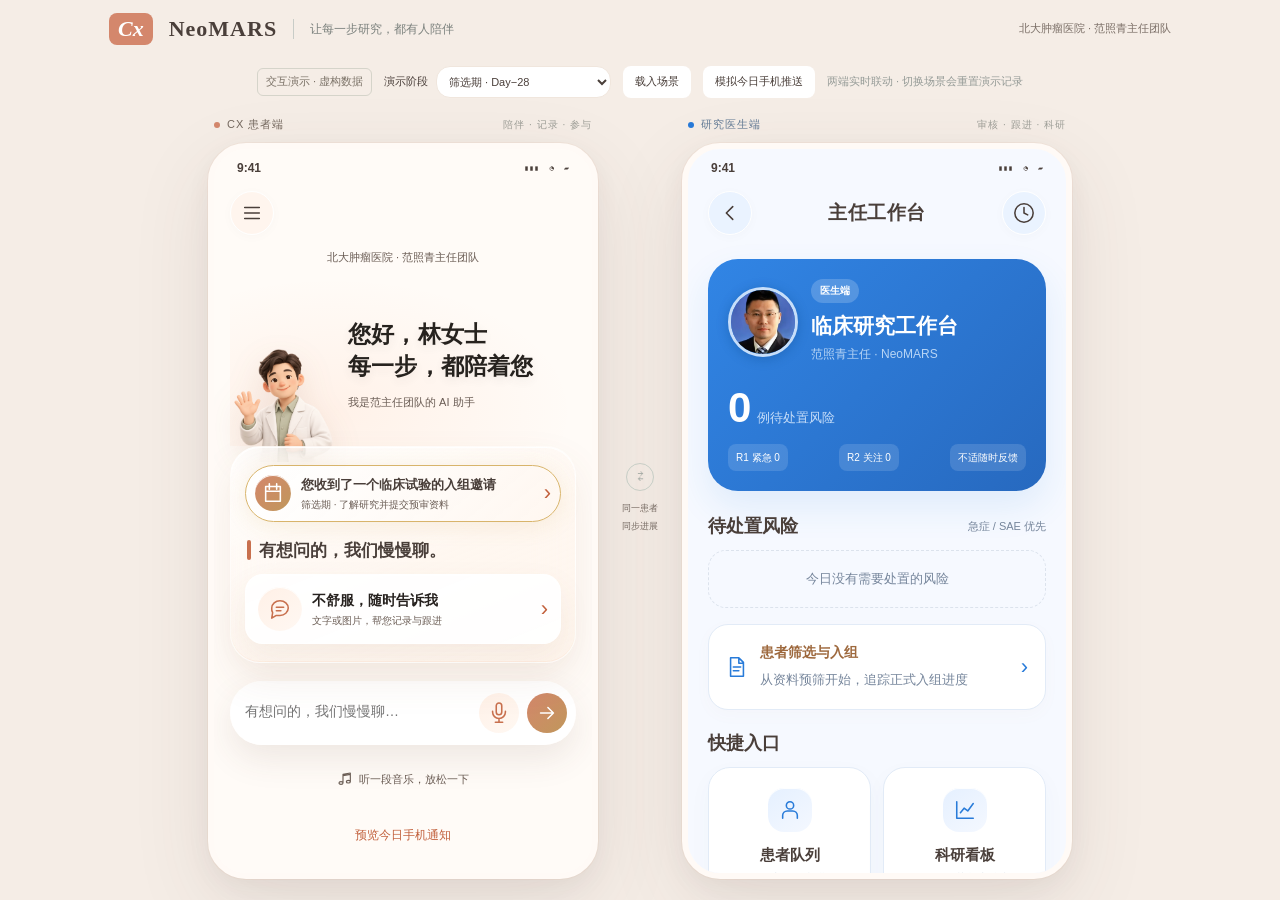
<file: v1.10/index.html>
<!doctype html><html lang="zh-CN"><head><meta charset="utf-8"><meta name="viewport" content="width=device-width,initial-scale=1,viewport-fit=cover"><meta name="theme-color" content="#FFFBF7"><title>NeoMARS · 范照青主任临床研究陪伴</title><link rel="stylesheet" href="call-experience.css"><link rel="stylesheet" href="app.css"><link rel="stylesheet" href="cx-repository-ui.css"><link rel="stylesheet" href="cx-chemo-reused.css"><link rel="stylesheet" href="trial-v12.css"><link rel="stylesheet" href="trial-v13.css"><link rel="stylesheet" href="trial-v14.css"><link rel="stylesheet" href="trial-v16.css"><link rel="stylesheet" href="trial-v17.css">
<link rel="stylesheet" href="trial-v18.css"><link rel="stylesheet" href="trial-v19.css"><link rel="stylesheet" href="trial-v20.css"></head><body><div class="desktop-head"><div><span class="brand-mark">Cx</span><b>NeoMARS</b><span class="divider"></span><span>让每一步研究，都有人陪伴</span></div><small>北大肿瘤医院 · 范照青主任团队</small></div><div class="demo-toolbar"><span class="demo-chip">交互演示 · 虚构数据</span><label>演示阶段<select id="scenario"><option value="screen">筛选期 · Day−28</option><option value="prep">导入准备 · 医生确认 Day1</option><option value="intro">导入期 · D7</option><option value="d14">两周评估 · D14</option><option value="group-low-effective">报告审核 · 低危＋有效</option><option value="group-high-ineffective">报告审核 · 高危＋无效</option><option value="group-high-effective">报告审核 · 高危＋有效</option><option value="group-low-ineffective">报告审核 · 低危＋无效</option><option value="c1">研究治疗 · 第14天 / C1</option><option value="c3">分层治疗 · C3</option><option value="chatAE">聊天追问 AE · 从拉肚子开始</option><option value="ae">患者上报 AE · 待处置</option><option value="rest">计划停药日 · C3 D22</option><option value="c3end">分层治疗 · C3 D28</option><option value="c6">分层治疗 · C6 D7</option><option value="c6end">分层治疗 · C6 D28</option><option value="surgery">C6 结束 · 手术提醒</option><option value="postop">术后半年随访</option><option value="postop12">术后12个月评估</option><option value="postop18">术后18个月评估</option><option value="efs">24个月 EFS 随访</option><option value="aefollow">AE 后续就医与转归</option></select></label><button data-action="loadScenario">载入场景</button><button data-action="push19">模拟今日手机推送</button><span class="toolbar-note">两端实时联动 · 切换场景会重置演示记录</span></div><div class="mobile-switch"><button data-action="mobile" data-value="patient" class="active">患者端</button><button data-action="mobile" data-value="doctor">医生端</button></div><main class="stage"><section class="device-wrap patient-wrap"><div class="device-label"><i></i> CX 患者端 <span>陪伴 · 记录 · 参与</span></div><article class="phone patient" id="patientPhone" aria-label="患者端"><div class="statusbar"><b>9:41</b><span>▮▮▮　◔　▰</span></div><div class="app-scroll" id="patient"></div><div class="overlay" id="patientModal" hidden></div><div id="voiceLayer" hidden></div></article></section><div class="link-column"><span>⇄</span><small>同一患者<br>同步进展</small></div><section class="device-wrap doctor-wrap"><div class="device-label"><i></i> 研究医生端 <span>审核 · 跟进 · 科研</span></div><article class="phone doctor" id="doctorPhone" aria-label="医生端"><div class="statusbar"><b>9:41</b><span>▮▮▮　◔　▰</span></div><div class="app-scroll" id="doctor"></div><div class="overlay" id="doctorModal" hidden></div></article></section></main><audio id="speechAudio" preload="none" hidden></audio><div class="toast" id="toast" role="status"></div><script src="companion-content.js"></script><script src="self-report-input.js"></script><script src="voice-map.js"></script><script src="study-rules.js"></script><script src="schedule.js"></script><script src="model.js"></script><script src="app.js"></script></body></html>
</file>
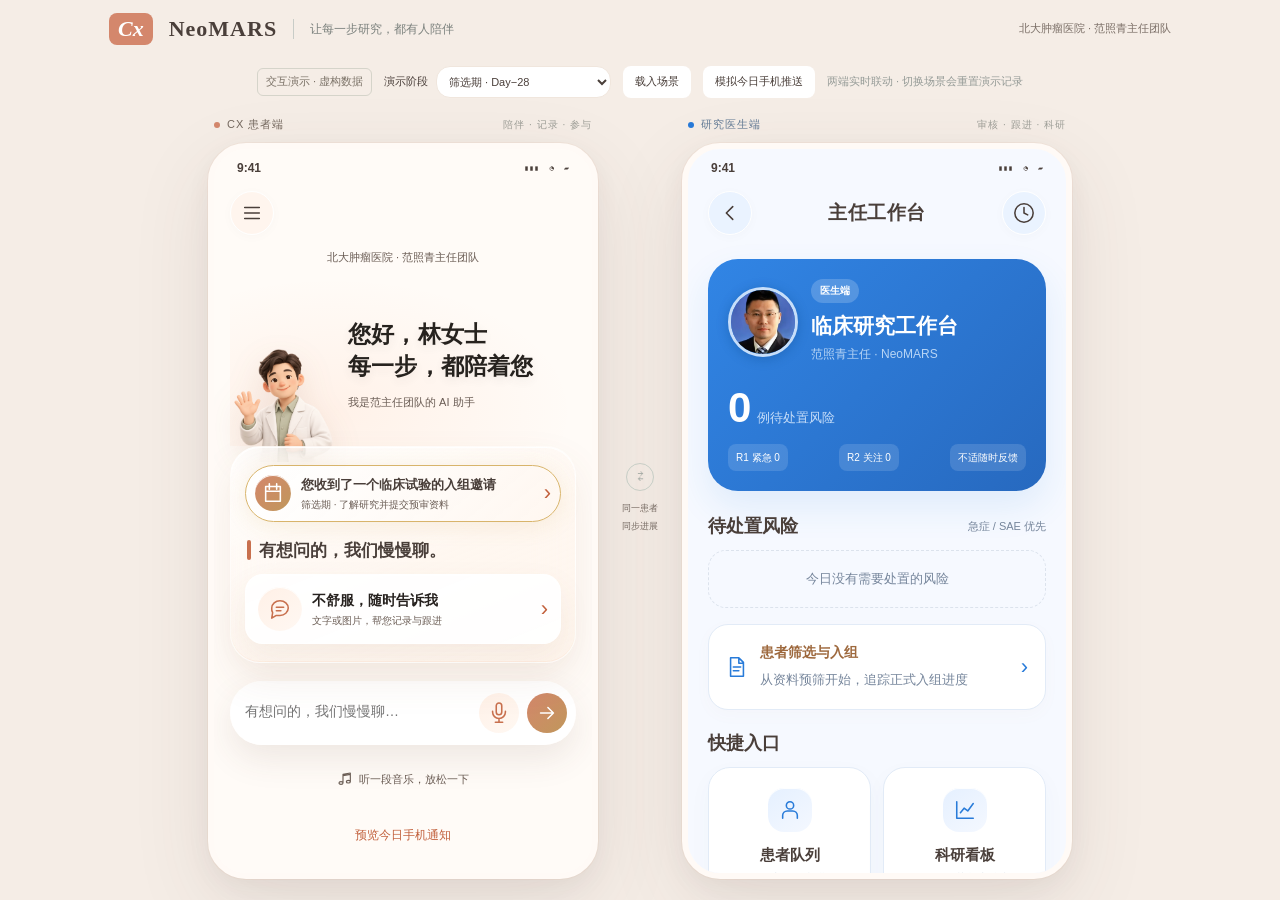
<file: v1.11/index.html>
<!doctype html><html lang="zh-CN"><head><meta charset="utf-8"><meta name="viewport" content="width=device-width,initial-scale=1,viewport-fit=cover"><meta name="theme-color" content="#FFFBF7"><title>NeoMARS · 范照青主任临床研究陪伴</title><link rel="stylesheet" href="call-experience.css"><link rel="stylesheet" href="app.css"><link rel="stylesheet" href="cx-repository-ui.css"><link rel="stylesheet" href="cx-chemo-reused.css"><link rel="stylesheet" href="trial-v12.css"><link rel="stylesheet" href="trial-v13.css"><link rel="stylesheet" href="trial-v14.css"><link rel="stylesheet" href="trial-v16.css"><link rel="stylesheet" href="trial-v17.css">
<link rel="stylesheet" href="trial-v18.css"><link rel="stylesheet" href="trial-v19.css"><link rel="stylesheet" href="trial-v20.css"><link rel="stylesheet" href="trial-v21.css"></head><body><div class="desktop-head"><div><span class="brand-mark">Cx</span><b>NeoMARS</b><span class="divider"></span><span>让每一步研究，都有人陪伴</span></div><small>北大肿瘤医院 · 范照青主任团队</small></div><div class="demo-toolbar"><span class="demo-chip">交互演示 · 虚构数据</span><label>演示阶段<select id="scenario"><option value="screen">筛选期 · Day−28</option><option value="prep">导入准备 · 医生确认 Day1</option><option value="intro">导入期 · D7</option><option value="d14">两周评估 · D14</option><option value="group-low-effective">报告审核 · 低危＋有效</option><option value="group-high-ineffective">报告审核 · 高危＋无效</option><option value="group-high-effective">报告审核 · 高危＋有效</option><option value="group-low-ineffective">报告审核 · 低危＋无效</option><option value="c1">研究治疗 · 第14天 / C1</option><option value="c3">分层治疗 · C3</option><option value="chatAE">聊天追问 AE · 从拉肚子开始</option><option value="ae">患者上报 AE · 待处置</option><option value="rest">计划停药日 · C3 D22</option><option value="c3end">分层治疗 · C3 D28</option><option value="c6">分层治疗 · C6 D7</option><option value="c6end">分层治疗 · C6 D28</option><option value="surgery">C6 结束 · 手术提醒</option><option value="postop">术后半年随访</option><option value="postop12">术后12个月评估</option><option value="postop18">术后18个月评估</option><option value="efs">24个月 EFS 随访</option><option value="aefollow">AE 后续就医与转归</option></select></label><button data-action="loadScenario">载入场景</button><button data-action="push19">模拟今日手机推送</button><span class="toolbar-note">两端实时联动 · 切换场景会重置演示记录</span></div><div class="mobile-switch"><button data-action="mobile" data-value="patient" class="active">患者端</button><button data-action="mobile" data-value="doctor">医生端</button></div><main class="stage"><section class="device-wrap patient-wrap"><div class="device-label"><i></i> CX 患者端 <span>陪伴 · 记录 · 参与</span></div><article class="phone patient" id="patientPhone" aria-label="患者端"><div class="statusbar"><b>9:41</b><span>▮▮▮　◔　▰</span></div><div class="app-scroll" id="patient"></div><div class="overlay" id="patientModal" hidden></div><div id="voiceLayer" hidden></div></article></section><div class="link-column"><span>⇄</span><small>同一患者<br>同步进展</small></div><section class="device-wrap doctor-wrap"><div class="device-label"><i></i> 研究医生端 <span>审核 · 跟进 · 科研</span></div><article class="phone doctor" id="doctorPhone" aria-label="医生端"><div class="statusbar"><b>9:41</b><span>▮▮▮　◔　▰</span></div><div class="app-scroll" id="doctor"></div><div class="overlay" id="doctorModal" hidden></div></article></section></main><audio id="speechAudio" preload="none" hidden></audio><div class="toast" id="toast" role="status"></div><script src="companion-content.js"></script><script src="self-report-input.js"></script><script src="voice-map.js"></script><script src="study-rules.js"></script><script src="schedule.js"></script><script src="model.js"></script><script src="app.js"></script></body></html>
</file>
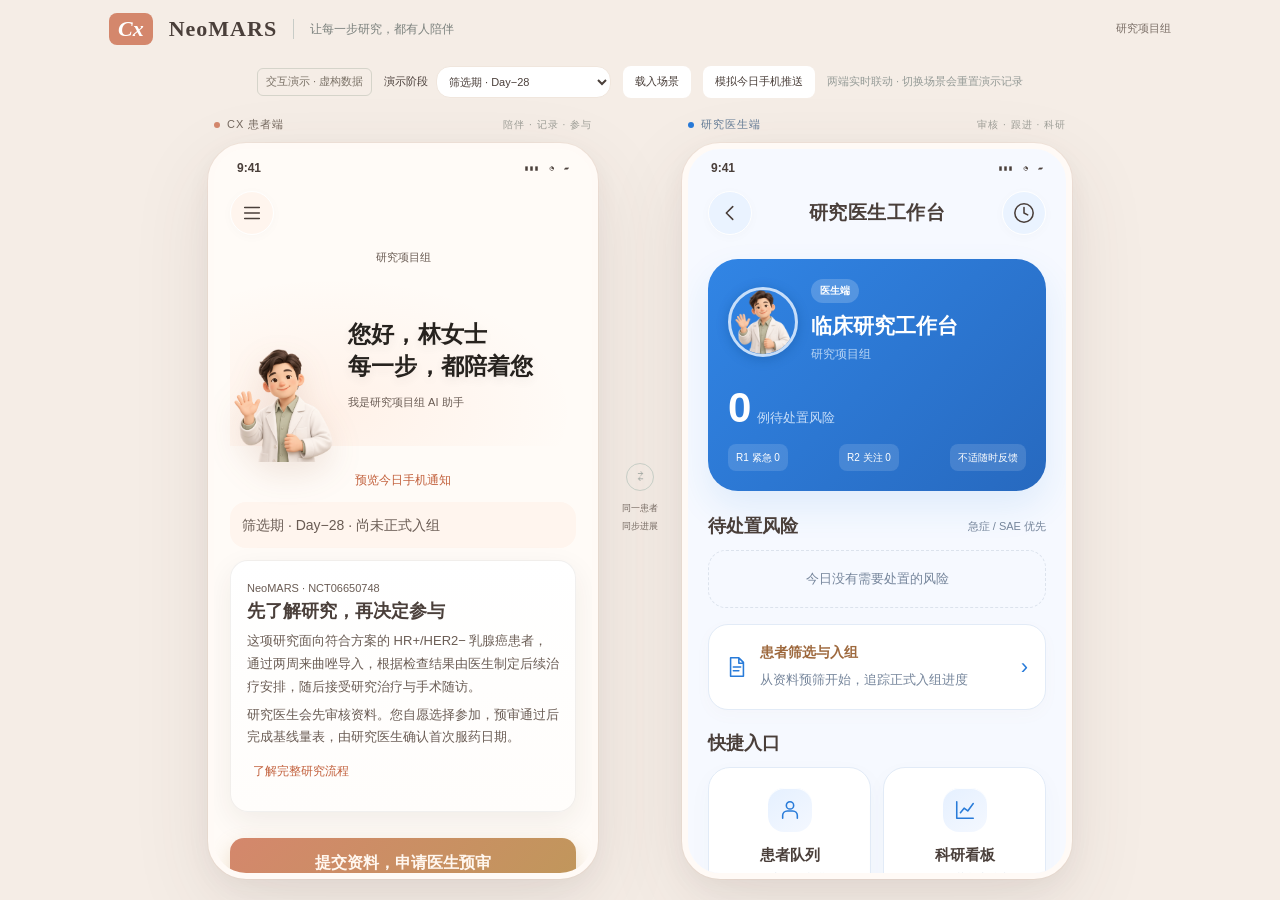
<file: v1.12/index.html>
<!doctype html><html lang="zh-CN"><head><meta charset="utf-8"><meta name="viewport" content="width=device-width,initial-scale=1,viewport-fit=cover"><meta name="theme-color" content="#FFFBF7"><title>NeoMARS · 研究医生临床研究陪伴</title><link rel="stylesheet" href="call-experience.css"><link rel="stylesheet" href="app.css"><link rel="stylesheet" href="cx-repository-ui.css"><link rel="stylesheet" href="cx-chemo-reused.css"><link rel="stylesheet" href="trial-v12.css"><link rel="stylesheet" href="trial-v13.css"><link rel="stylesheet" href="trial-v14.css"><link rel="stylesheet" href="trial-v16.css"><link rel="stylesheet" href="trial-v17.css">
<link rel="stylesheet" href="trial-v18.css"><link rel="stylesheet" href="trial-v19.css"><link rel="stylesheet" href="trial-v20.css"><link rel="stylesheet" href="trial-v21.css"><link rel="stylesheet" href="trial-v112.css"></head><body><div class="desktop-head"><div><span class="brand-mark">Cx</span><b>NeoMARS</b><span class="divider"></span><span>让每一步研究，都有人陪伴</span></div><small>研究项目组</small></div><div class="demo-toolbar"><span class="demo-chip">交互演示 · 虚构数据</span><label>演示阶段<select id="scenario"><option value="screen">筛选期 · Day−28</option><option value="prep">导入准备 · 医生确认 Day1</option><option value="intro">导入期 · D7</option><option value="d14">两周评估 · D14</option><option value="group-low-effective">报告审核 · 低危＋有效</option><option value="group-high-ineffective">报告审核 · 高危＋无效</option><option value="group-high-effective">报告审核 · 高危＋有效</option><option value="group-low-ineffective">报告审核 · 低危＋无效</option><option value="c1">研究治疗 · 第14天 / C1</option><option value="c3">分层治疗 · C3</option><option value="chatAE">聊天追问 AE · 从拉肚子开始</option><option value="ae">患者上报 AE · 待处置</option><option value="rest">计划停药日 · C3 D22</option><option value="c3end">分层治疗 · C3 D28</option><option value="c6">分层治疗 · C6 D7</option><option value="c6end">分层治疗 · C6 D28</option><option value="surgery">C6 结束 · 手术提醒</option><option value="postop">术后半年随访</option><option value="postop12">术后12个月评估</option><option value="postop18">术后18个月评估</option><option value="efs">24个月 EFS 随访</option><option value="aefollow">AE 后续就医与转归</option></select></label><button data-action="loadScenario">载入场景</button><button data-action="push19">模拟今日手机推送</button><span class="toolbar-note">两端实时联动 · 切换场景会重置演示记录</span></div><div class="mobile-switch"><button data-action="mobile" data-value="patient" class="active">患者端</button><button data-action="mobile" data-value="doctor">医生端</button></div><main class="stage"><section class="device-wrap patient-wrap"><div class="device-label"><i></i> CX 患者端 <span>陪伴 · 记录 · 参与</span></div><article class="phone patient" id="patientPhone" aria-label="患者端"><div class="statusbar"><b>9:41</b><span>▮▮▮　◔　▰</span></div><div class="app-scroll" id="patient"></div><div class="overlay" id="patientModal" hidden></div><div id="voiceLayer" hidden></div></article></section><div class="link-column"><span>⇄</span><small>同一患者<br>同步进展</small></div><section class="device-wrap doctor-wrap"><div class="device-label"><i></i> 研究医生端 <span>审核 · 跟进 · 科研</span></div><article class="phone doctor" id="doctorPhone" aria-label="医生端"><div class="statusbar"><b>9:41</b><span>▮▮▮　◔　▰</span></div><div class="app-scroll" id="doctor"></div><div class="overlay" id="doctorModal" hidden></div></article></section></main><audio id="speechAudio" preload="none" hidden></audio><div class="toast" id="toast" role="status"></div><script src="companion-content.js"></script><script src="self-report-input.js"></script><script src="voice-map.js"></script><script src="study-rules.js"></script><script src="schedule.js"></script><script src="model.js"></script><script src="app.js"></script></body></html>
</file>
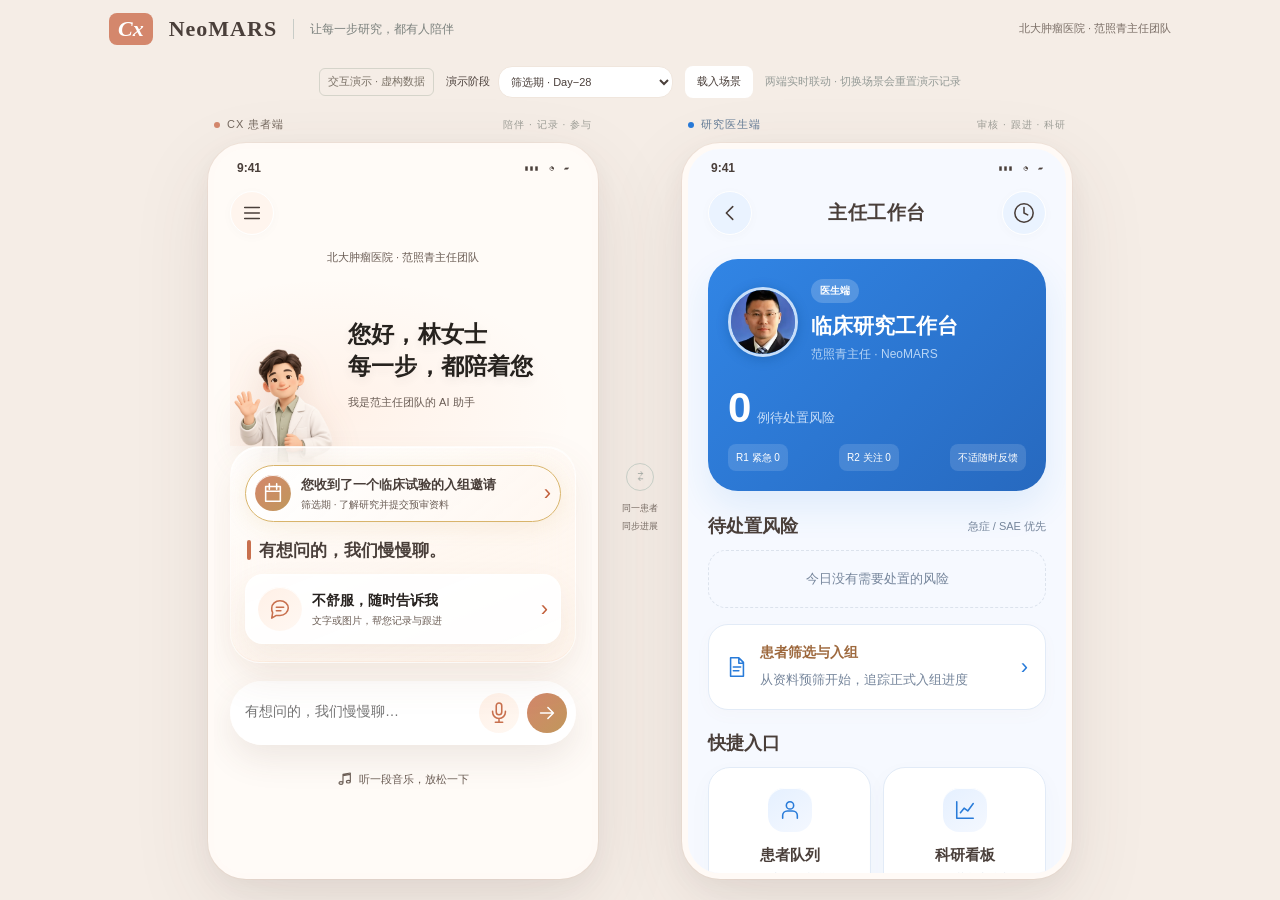
<file: v1.8/index.html>
<!doctype html><html lang="zh-CN"><head><meta charset="utf-8"><meta name="viewport" content="width=device-width,initial-scale=1,viewport-fit=cover"><meta name="theme-color" content="#FFFBF7"><title>NeoMARS · 范照青主任临床研究陪伴</title><link rel="stylesheet" href="call-experience.css"><link rel="stylesheet" href="app.css"><link rel="stylesheet" href="cx-repository-ui.css"><link rel="stylesheet" href="cx-chemo-reused.css"><link rel="stylesheet" href="trial-v12.css"><link rel="stylesheet" href="trial-v13.css"><link rel="stylesheet" href="trial-v14.css"><link rel="stylesheet" href="trial-v16.css"><link rel="stylesheet" href="trial-v17.css">
<link rel="stylesheet" href="trial-v18.css"></head><body><div class="desktop-head"><div><span class="brand-mark">Cx</span><b>NeoMARS</b><span class="divider"></span><span>让每一步研究，都有人陪伴</span></div><small>北大肿瘤医院 · 范照青主任团队</small></div><div class="demo-toolbar"><span class="demo-chip">交互演示 · 虚构数据</span><label>演示阶段<select id="scenario"><option value="screen">筛选期 · Day−28</option><option value="prep">导入准备 · 医生确认 Day1</option><option value="intro">导入期 · D7</option><option value="d14">两周评估 · D14</option><option value="group-low-effective">报告审核 · 低危＋有效</option><option value="group-high-ineffective">报告审核 · 高危＋无效</option><option value="group-high-effective">报告审核 · 高危＋有效</option><option value="group-low-ineffective">报告审核 · 低危＋无效</option><option value="c1">分层治疗 · C1 D1</option><option value="c3">分层治疗 · C3</option><option value="chatAE">聊天追问 AE · 从拉肚子开始</option><option value="ae">患者上报 AE · 待处置</option><option value="rest">计划停药日 · C3 D22</option><option value="c3end">分层治疗 · C3 D28</option><option value="c6">分层治疗 · C6 D7</option><option value="c6end">分层治疗 · C6 D28</option><option value="surgery">C6 结束 · 手术提醒</option><option value="postop">术后半年随访</option><option value="efs">24个月 EFS 随访</option><option value="aefollow">AE 后续就医与转归</option></select></label><button data-action="loadScenario">载入场景</button><span class="toolbar-note">两端实时联动 · 切换场景会重置演示记录</span></div><div class="mobile-switch"><button data-action="mobile" data-value="patient" class="active">患者端</button><button data-action="mobile" data-value="doctor">医生端</button></div><main class="stage"><section class="device-wrap patient-wrap"><div class="device-label"><i></i> CX 患者端 <span>陪伴 · 记录 · 参与</span></div><article class="phone patient" id="patientPhone" aria-label="患者端"><div class="statusbar"><b>9:41</b><span>▮▮▮　◔　▰</span></div><div class="app-scroll" id="patient"></div><div class="overlay" id="patientModal" hidden></div><div id="voiceLayer" hidden></div></article></section><div class="link-column"><span>⇄</span><small>同一患者<br>同步进展</small></div><section class="device-wrap doctor-wrap"><div class="device-label"><i></i> 研究医生端 <span>审核 · 跟进 · 科研</span></div><article class="phone doctor" id="doctorPhone" aria-label="医生端"><div class="statusbar"><b>9:41</b><span>▮▮▮　◔　▰</span></div><div class="app-scroll" id="doctor"></div><div class="overlay" id="doctorModal" hidden></div></article></section></main><audio id="speechAudio" preload="none" hidden></audio><div class="toast" id="toast" role="status"></div><script src="companion-content.js"></script><script src="self-report-input.js"></script><script src="voice-map.js"></script><script src="study-rules.js"></script><script src="schedule.js"></script><script src="model.js"></script><script src="app.js"></script></body></html>
</file>
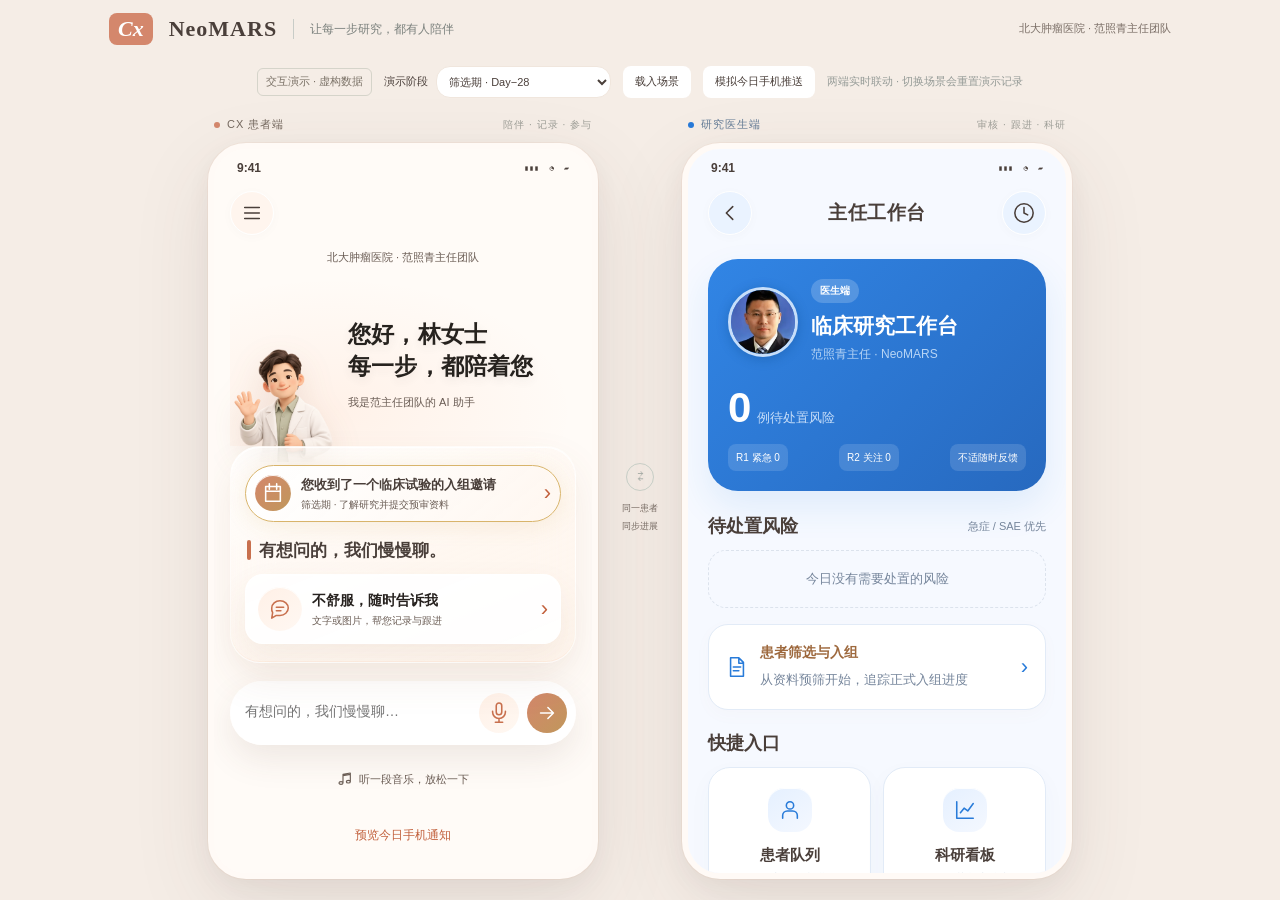
<file: v1.9/index.html>
<!doctype html><html lang="zh-CN"><head><meta charset="utf-8"><meta name="viewport" content="width=device-width,initial-scale=1,viewport-fit=cover"><meta name="theme-color" content="#FFFBF7"><title>NeoMARS · 范照青主任临床研究陪伴</title><link rel="stylesheet" href="call-experience.css"><link rel="stylesheet" href="app.css"><link rel="stylesheet" href="cx-repository-ui.css"><link rel="stylesheet" href="cx-chemo-reused.css"><link rel="stylesheet" href="trial-v12.css"><link rel="stylesheet" href="trial-v13.css"><link rel="stylesheet" href="trial-v14.css"><link rel="stylesheet" href="trial-v16.css"><link rel="stylesheet" href="trial-v17.css">
<link rel="stylesheet" href="trial-v18.css"><link rel="stylesheet" href="trial-v19.css"></head><body><div class="desktop-head"><div><span class="brand-mark">Cx</span><b>NeoMARS</b><span class="divider"></span><span>让每一步研究，都有人陪伴</span></div><small>北大肿瘤医院 · 范照青主任团队</small></div><div class="demo-toolbar"><span class="demo-chip">交互演示 · 虚构数据</span><label>演示阶段<select id="scenario"><option value="screen">筛选期 · Day−28</option><option value="prep">导入准备 · 医生确认 Day1</option><option value="intro">导入期 · D7</option><option value="d14">两周评估 · D14</option><option value="group-low-effective">报告审核 · 低危＋有效</option><option value="group-high-ineffective">报告审核 · 高危＋无效</option><option value="group-high-effective">报告审核 · 高危＋有效</option><option value="group-low-ineffective">报告审核 · 低危＋无效</option><option value="c1">研究治疗 · 第14天 / C1</option><option value="c3">分层治疗 · C3</option><option value="chatAE">聊天追问 AE · 从拉肚子开始</option><option value="ae">患者上报 AE · 待处置</option><option value="rest">计划停药日 · C3 D22</option><option value="c3end">分层治疗 · C3 D28</option><option value="c6">分层治疗 · C6 D7</option><option value="c6end">分层治疗 · C6 D28</option><option value="surgery">C6 结束 · 手术提醒</option><option value="postop">术后半年随访</option><option value="postop12">术后12个月评估</option><option value="postop18">术后18个月评估</option><option value="efs">24个月 EFS 随访</option><option value="aefollow">AE 后续就医与转归</option></select></label><button data-action="loadScenario">载入场景</button><button data-action="push19">模拟今日手机推送</button><span class="toolbar-note">两端实时联动 · 切换场景会重置演示记录</span></div><div class="mobile-switch"><button data-action="mobile" data-value="patient" class="active">患者端</button><button data-action="mobile" data-value="doctor">医生端</button></div><main class="stage"><section class="device-wrap patient-wrap"><div class="device-label"><i></i> CX 患者端 <span>陪伴 · 记录 · 参与</span></div><article class="phone patient" id="patientPhone" aria-label="患者端"><div class="statusbar"><b>9:41</b><span>▮▮▮　◔　▰</span></div><div class="app-scroll" id="patient"></div><div class="overlay" id="patientModal" hidden></div><div id="voiceLayer" hidden></div></article></section><div class="link-column"><span>⇄</span><small>同一患者<br>同步进展</small></div><section class="device-wrap doctor-wrap"><div class="device-label"><i></i> 研究医生端 <span>审核 · 跟进 · 科研</span></div><article class="phone doctor" id="doctorPhone" aria-label="医生端"><div class="statusbar"><b>9:41</b><span>▮▮▮　◔　▰</span></div><div class="app-scroll" id="doctor"></div><div class="overlay" id="doctorModal" hidden></div></article></section></main><audio id="speechAudio" preload="none" hidden></audio><div class="toast" id="toast" role="status"></div><script src="companion-content.js"></script><script src="self-report-input.js"></script><script src="voice-map.js"></script><script src="study-rules.js"></script><script src="schedule.js"></script><script src="model.js"></script><script src="app.js"></script></body></html>
</file>
<file: v1.10/call-experience.css>
/* User reference composition: warm ivory, portrait halo, fluid wave, quiet controls. */
#voiceLayer .call-screen{position:absolute;inset:0;max-height:none;height:100%;width:100%;border:0;border-radius:0;padding:0;display:flex;flex-direction:column;overflow:hidden;background:radial-gradient(ellipse at 70% 52%,#f8ddc5a8 0,transparent 44%),radial-gradient(ellipse at 12% 24%,#fdf6ec 0,transparent 47%),#fcf6ef;box-shadow:none;color:#423731;font-family:"PingFang SC","Microsoft YaHei",sans-serif}
#voiceLayer.minimized{visibility:hidden;pointer-events:none}.call-top{display:flex;justify-content:space-between;align-items:flex-start;padding:calc(12px + env(safe-area-inset-top)) 18px 0;flex:0 0 76px}.call-top time{padding-top:39px;font-size:14px;color:#8b847e;font-variant-numeric:tabular-nums}.call-control{border:0;background:none;color:#77655c;padding:0;display:flex;flex-direction:column;align-items:center;gap:7px;min-width:48px;font-size:12px}.control-orb{width:48px;height:48px;border-radius:50%;background:#fffdfbcc;display:grid;place-items:center;box-shadow:0 2px 15px #bc805908}.control-orb svg{width:23px;height:23px}.call-top .control-orb{width:38px;height:38px}.call-top .call-control{font-size:11px;min-width:48px;min-height:56px}.call-top svg{width:19px;height:19px}.call-identity{flex:0 0 auto;text-align:center;padding:14px 0 0;z-index:1}.portrait-halo{position:relative;display:grid;place-items:center;width:168px;height:168px;margin:0 auto 17px;border:1px solid #fffaf1;border-radius:50%;background:#f8e1d1;box-shadow:0 0 0 13px #f9e7d999,0 0 0 26px #fbece26b}.portrait-halo:after{content:"";position:absolute;inset:13px;border:1px solid #fff9ed;border-radius:50%;pointer-events:none}#voiceLayer .voice-avatar{width:142px;height:152px;margin:0;object-fit:cover;object-position:center 5%;border:0;border-radius:50%;background:transparent;box-shadow:none}.call-identity h2{font:700 20px/1.4 "PingFang SC",sans-serif;margin:0 0 6px;letter-spacing:.2px}.call-identity p{margin:0;color:#978c82;font-size:14px}.call-wave{height:128px;flex:0 0 128px;width:100%;margin:2px 0 -5px;overflow:hidden}.call-wave svg{width:200%;height:100%;margin-left:-50%;overflow:visible}.wave-flow{animation:waveDrift 6s linear infinite;transform-origin:center}.wave-back{animation:waveDrift 9s linear infinite reverse}.call-wave svg>path{opacity:.8}.call-content{flex:1;min-height:0;overflow-y:auto;padding:0 24px 8px;scrollbar-width:none;z-index:1}#voiceLayer .call-question-card{width:100%;max-width:300px;margin:0 auto;padding:18px 20px 12px;border-radius:22px;background:#fffcf8e6;box-shadow:0 7px 28px #b77f5210;text-align:left}#voiceLayer .voice-title{font:500 11px/1.5 "PingFang SC",sans-serif;color:#ac9382;margin:0 0 6px}#voiceLayer .voice-q{display:block!important;font-size:15px;line-height:1.65;margin:0;padding:0;background:none;border:0;color:#554940;min-height:0;text-align:left}.listening-dots{display:flex;gap:5px;justify-content:center;margin:12px 0 0}.listening-dots i{width:5px;height:5px;border-radius:50%;background:#e6a27c;animation:dotPulse 1.5s ease-in-out infinite}.listening-dots i:nth-child(2){animation-delay:.2s}.listening-dots i:nth-child(3){animation-delay:.4s}#voiceLayer .transcript{min-height:0;margin:10px 0 0;background:none;padding:0;border:0;color:#8e7e73;font-size:12px;line-height:1.5;text-align:center}#voiceLayer .voice-status{font-size:11px;line-height:1.5;margin:5px 0 0;color:#ab9787;text-align:center}#voiceLayer .voice-input{margin:10px 0 0;display:flex;gap:6px;background:#fffaf5;border:1px solid #efddd0;border-radius:14px;padding:5px}#voiceLayer .voice-input[hidden]{display:none}#voiceLayer .voice-input input{min-width:0;flex:1;padding:10px 7px;background:none;border:0;font-size:14px;outline:none}#voiceLayer .voice-input button{border:0;border-radius:10px;color:#fff;background:#ce8268;min-width:48px;font-size:13px}#voiceDemoAnswer{font-size:12px;margin:8px auto;padding:8px;min-height:36px}#voiceListen{margin:6px auto}.call-controls{flex:0 0 auto;display:flex;align-items:center;justify-content:space-between;padding:14px 17px calc(21px + env(safe-area-inset-bottom));gap:4px;z-index:3}#voiceHang .control-orb{background:#ee7355;color:#fff;width:66px;height:66px;box-shadow:0 7px 22px #e9906528}#voiceHang .control-label{color:#dc7459}#voiceHang{color:inherit;background:none;min-width:66px;border:0;border-radius:0}#voiceHang svg{width:29px;height:29px}.call-control[aria-pressed=true] .control-orb{box-shadow:0 0 0 1px #e9c4b044}.call-control:focus-visible,.call-camera button:focus-visible{outline:2px solid #ad6e50;outline-offset:3px}.is-paused .wave-flow,.is-paused .listening-dots i{animation-play-state:paused}.call-popover{position:absolute;z-index:7;right:16px;bottom:120px;min-width:180px;padding:6px;background:#fffaf5;border:1px solid #eeddd0;border-radius:16px;box-shadow:0 10px 40px #8e684b22}.call-popover button{display:block;width:100%;background:none;border:0;text-align:left;padding:14px;font-size:14px;color:#6c5446}.call-notes-panel{position:absolute;inset:90px 16px 120px;z-index:9;background:#fffaf5;border:1px solid #efddcf;border-radius:22px;padding:18px;overflow:auto;box-shadow:0 10px 90px #76544144}.call-panel-head{display:flex;justify-content:space-between;align-items:center}.call-panel-head h3{font-size:18px;margin:0}.call-panel-head button{width:44px;height:44px;background:none;border:0;font-size:28px;color:#856a57}.call-note-caption{font-size:12px;color:#978373;line-height:1.6}.call-restore{position:absolute;z-index:35;top:12px;right:12px;border:1px solid #efd1c1;background:#fff4e8;color:#a26950;border-radius:22px;min-height:44px;padding:10px 16px;box-shadow:0 4px 18px #7b5b3222}.call-camera{position:absolute;z-index:5;inset:82px 15px 116px;padding:16px;border-radius:24px;color:#fffbf5;background:#302c29;box-shadow:0 12px 55px #70503244;display:flex;flex-direction:column;overflow:auto}.camera-header{display:flex;align-items:center;gap:7px;font-size:11px;color:#dfd5cb}.camera-header span:last-child{margin-left:auto;padding:4px 7px;border-radius:20px;background:#ffffff13}.camera-call-dot{width:6px;height:6px;border-radius:50%;background:#a8c5a0}.call-camera h3{font:600 21px/1.3 "PingFang SC",sans-serif;margin:18px 0 7px}.call-camera>p{font-size:12px;color:#d7cbbf;margin:0 0 14px;line-height:1.5}.camera-view{position:relative;flex:1;min-height:150px;max-height:380px;overflow:hidden;display:grid;place-items:center;border-radius:16px;background:radial-gradient(ellipse at 50% 50%,#caae99,#857766);border:1px solid #ffffff20}.viewfinder{position:absolute;inset:17px;z-index:2;border:1px solid #fff9;border-radius:10px;box-shadow:0 0 0 30px #0002}.camera-view.captured .viewfinder{border-color:#d5e5ba}.camera-demo-label{position:absolute;bottom:6px;left:0;right:0;text-align:center;z-index:3;font-size:10px;color:#fff9}.mock-rash{width:72%;height:135%;transform:rotate(23deg);border-radius:100%;background:linear-gradient(90deg,#d5aa8c,#efcbb0 42%,#d3a384);position:relative;filter:blur(.5px)}.mock-rash i{position:absolute;width:17px;height:12px;border-radius:50%;background:#ba71575c;box-shadow:0 0 5px #b9674855;left:43%;top:42%}.mock-rash i:nth-child(2){left:56%;top:46%;width:12px}.mock-rash i:nth-child(3){left:41%;top:53%;width:9px}.mock-rash i:nth-child(4){left:60%;top:55%;width:13px}.mock-rash i:nth-child(5){left:53%;top:39%;width:8px}.mock-rash i:nth-child(6){left:49%;top:61%;width:8px}.mock-report{display:none;width:75%;height:82%;padding:24px 13px;background:#fffdf5;color:#77716a;box-shadow:0 8px 28px #0003;transform:rotate(-4deg);font-size:10px}.mock-report b{display:block;text-align:center;font-size:14px}.mock-report small{display:block;text-align:center;margin:9px 0;font-size:8px;color:#ba8975}.report-lines{height:22px;background:repeating-linear-gradient(0deg,transparent 0,transparent 10px,#c5c2b7 10px,#c5c2b7 11px);opacity:.6;margin:6px 0}.camera-view[data-kind=blood] .mock-rash{display:none}.camera-view[data-kind=blood] .mock-report{display:block}#cameraFeedback{font-size:14px;line-height:1.6;min-height:28px;margin:12px 0 0;color:#f7d1af}.camera-actions{display:flex;align-items:center;justify-content:space-around;gap:10px;padding-top:10px;min-height:70px}.camera-actions button{min-height:44px;border:0;background:none;color:#fff4e7;font-size:13px}.camera-actions .primary{padding:12px 20px;background:#cf896d;border-radius:12px}.camera-actions #cameraShutter{padding:5px;border:2px solid #fffcf5;border-radius:50%;width:64px;height:64px}.camera-actions #cameraShutter span{display:block;width:100%;height:100%;background:#fff9ee;border-radius:50%}.call-camera[hidden],.call-notes-panel[hidden],.call-popover[hidden],.call-restore[hidden],.camera-actions button[hidden]{display:none!important}
@keyframes waveDrift{from{transform:translateX(0) scaleY(.85)}50%{transform:translateX(-100px) scaleY(1.16)}to{transform:translateX(-200px) scaleY(.85)}}@keyframes dotPulse{0%,80%,100%{opacity:.4;transform:scale(.8)}40%{opacity:1;transform:scale(1.15)}}
@media(max-height:730px){.call-top{flex-basis:62px;padding-top:8px}.call-top time{padding-top:25px}.call-identity{padding-top:10px}.portrait-halo{width:130px;height:130px;margin-bottom:13px;box-shadow:0 0 0 10px #f9e7d999,0 0 0 20px #fbece26b}#voiceLayer .voice-avatar{width:116px;height:120px}.call-identity h2{font-size:19px}.call-wave{height:103px;flex-basis:103px}.call-controls{padding:10px 16px calc(12px + env(safe-area-inset-bottom))}.control-orb{width:44px;height:44px}#voiceHang .control-orb{width:60px;height:60px}.call-camera{inset:68px 12px 103px}.call-camera h3{margin-top:12px}#voiceLayer .call-question-card{padding:12px 17px 10px}.call-content{padding-left:20px;padding-right:20px}}
@media(prefers-reduced-motion:reduce){.wave-flow,.listening-dots i{animation:none!important}}
#voiceLayer .call-screen:before{display:none;content:none}#voiceLayer #voiceHang{width:66px;min-height:0;background:none;border:0;border-radius:0;font-size:12px;font-weight:400;flex-shrink:0}#voiceLayer #voiceProgress{display:none!important}.call-controls .control-label{white-space:nowrap;font-size:11px}#voiceLayer .voice-input input{min-height:38px}
#voiceLayer .voice-title{display:none}#summaryLayer .sumrow:has(b:first-child){align-items:flex-start}#summaryLayer .sumrow span{white-space:pre-line}#summaryLayer .sumrow:first-child,#summaryLayer .sumrow:nth-child(2){background:#fff6eb;border-radius:12px;margin-bottom:8px}
#summaryLayer .sumrow:first-child,#summaryLayer .sumrow:nth-child(2){display:flex;flex-direction:column;gap:7px;padding:14px}#summaryLayer .sumrow:first-child b,#summaryLayer .sumrow:nth-child(2) b{flex-basis:auto;width:auto;color:#9d664d;font-size:14px}#summaryLayer .sumrow:first-child span,#summaryLayer .sumrow:nth-child(2) span{line-height:1.75}.summary-actions{position:sticky;bottom:-20px;padding:12px 0 5px;background:#fffdf9}
/* The full treatment guide is a quiet footer link, after all task and contact content. */
#special .journey-footer{display:flex;justify-content:center;margin:20px 0 0;padding:4px 0 0}#special .journey-text-link{display:inline-flex;align-items:center;justify-content:center;gap:8px;min-height:44px;padding:10px 6px;border:0;background:none;box-shadow:none;color:#a08d7e;font-size:12px;font-weight:400;line-height:1.5;white-space:nowrap}#special .journey-text-link span{font-size:19px;font-weight:300}#special .journey-text-link:hover{color:#a4674e}#special .journey-text-link:focus-visible{outline:1px solid #c69073;outline-offset:2px;border-radius:6px}

/* Assistant dialogue remains available to playback logic, but is never shown as call captions. */
#voiceLayer .call-question-card{display:none!important}
</file>
<file: v1.10/app.css>
:root{--paper:#f5f0e8;--card:#fffdf9;--accent:#cc5c3a;--soft:#f8e5dc;--ink:#2c2c2a;--muted:#918a80;--line:#e8e3d9;--green:#43866d;--red:#bf4c40;--serif:"Noto Serif SC","Source Han Serif SC",Georgia,serif;--sans:"PingFang SC","Microsoft YaHei",sans-serif}*{box-sizing:border-box}body{margin:0;background:#e9e9e5;color:var(--ink);font:14px/1.55 var(--sans);height:100dvh;overflow:hidden}button,input,textarea,select{font:inherit}button,a,input,select,textarea{-webkit-tap-highlight-color:transparent}button{cursor:pointer;color:inherit;border:0;background:none;min-height:44px}button:disabled{cursor:not-allowed;opacity:.48}button:focus-visible,a:focus-visible{outline:2px solid var(--accent);outline-offset:2px}svg{height:22px;width:22px;fill:none;stroke:currentColor;stroke-width:1.7;stroke-linecap:round;stroke-linejoin:round;flex-shrink:0}a{color:var(--accent)}h1,h2,h3,p{margin:0}h1{font:700 23px/1.4 var(--serif)}h2{font:700 20px/1.4 var(--serif)}h3{font-size:16px;margin-bottom:8px}p{line-height:1.75}small{font-size:11px;color:var(--muted)}.desktop-head{height:58px;max-width:1110px;margin:auto;display:flex;align-items:center;justify-content:space-between;padding:0 24px}.desktop-head>div{display:flex;align-items:center;gap:16px}.desktop-head b{font:700 22px Georgia;letter-spacing:1px}.brand-mark{background:var(--accent);color:white;padding:3px 9px;border-radius:8px;font:italic 700 22px Georgia}.divider{height:20px;width:1px;background:#c8ccc7}.desktop-head>div>span:last-child{font-size:12px;color:#7b817d}.demo-toolbar{display:flex;gap:12px;align-items:center;justify-content:center;min-height:48px;font-size:11px}.demo-toolbar label{display:flex;align-items:center;gap:8px}.demo-toolbar select{width:auto;padding:5px 8px;min-height:32px;font-size:11px;background:white}.demo-toolbar button{border-radius:8px;background:#fff;padding:5px 12px;min-height:32px;font-size:11px}.demo-chip{color:#7b7267;border:1px solid #d5d4ca;padding:4px 8px;border-radius:6px}.toolbar-note{color:#959b97}.stage{display:flex;justify-content:center;align-items:flex-start;gap:24px;height:calc(100dvh - 106px);padding:10px 16px 18px}.device-wrap{width:390px;flex-shrink:0}.device-label{display:flex;align-items:center;gap:7px;font-size:11px;letter-spacing:1px;padding:0 6px 10px;color:#74685e}.device-label span{margin-left:auto;color:#9e9f98;font-size:10px}.device-label i{width:6px;height:6px;border-radius:50%;background:var(--accent)}.doctor-wrap .device-label{color:#657d97}.doctor-wrap .device-label i{background:#287ad8}.phone{height:min(844px,calc(100dvh - 164px));width:390px;border:6px solid #fbfaf7;border-radius:38px;background:var(--paper);box-shadow:0 22px 50px #4e58441a,0 0 0 1px #cfcec5;position:relative;display:flex;flex-direction:column;overflow:hidden}.statusbar{height:32px;flex-shrink:0;display:flex;align-items:center;justify-content:space-between;padding:7px 23px 0;font-size:11px}.statusbar b{font-size:12px}.statusbar span{font-size:10px}.app-scroll{flex:1;min-height:0;overflow:auto;padding:0 16px 24px;scrollbar-width:none}.app-scroll::-webkit-scrollbar{display:none}.app-head{display:flex;align-items:center;justify-content:space-between;gap:8px;margin:4px 0 18px;min-height:44px}.app-head h1{font-size:21px;text-align:center;flex:1}.app-head .icon-btn{width:40px;flex-shrink:0}.icon-btn{display:inline-grid;place-items:center;min-width:40px;border-radius:50%}.app-head .text-btn{font-size:12px;white-space:nowrap;color:var(--accent)}.brandline{display:flex;align-items:center;gap:8px}.brandline b{font:700 23px Georgia;color:var(--accent)}.brandline span{font-size:11px;letter-spacing:1px;color:#7e7468}.avatar-mini{width:33px;height:33px;border-radius:50%;background:#eedccb;object-fit:cover;object-position:50% 9%;border:2px solid #fff}.patient-hero{position:relative;min-height:184px;padding:16px 0 18px;margin-top:0;background:radial-gradient(ellipse at 74% 47%,#f1decb 0,transparent 65%)}.patient-hero .eyebrow{font-size:11px;color:#a38570;margin-bottom:10px}.patient-hero h1{font-size:25px;line-height:1.5;position:relative;z-index:1;letter-spacing:1px}.patient-hero p{font-size:12px;color:#8b7b6a;margin-top:10px;max-width:185px}.patient-hero img{position:absolute;height:203px;right:-10px;bottom:-8px;max-width:160px;object-fit:contain;object-position:bottom}.pill{display:inline-flex;align-items:center;gap:4px;border-radius:6px;padding:3px 7px;font-size:10px;background:var(--soft);color:var(--accent);font-weight:600}.pill.green{background:#e7f1ea;color:#47836c}.pill.red{background:#fcebe7;color:#b74939}.pill.gray{background:#eeede9;color:#918d83}.card{border:1px solid var(--line);background:var(--card);border-radius:16px;padding:16px;margin-bottom:12px;box-shadow:0 3px 8px #70513804}.card strong{display:block}.card p{font-size:12px;color:#847c72;margin-top:5px}.card h2{margin-bottom:6px}.card-row{display:flex;align-items:center;gap:12px}.card-row>div{min-width:0;flex:1}.card-row>svg{color:var(--accent)}.chevron{color:#c7b8a9;font-size:22px;font-weight:300}.click-card{width:100%;text-align:left;display:block}.section-title{display:flex;justify-content:space-between;align-items:center;margin:21px 0 11px}.section-title h2{font-size:18px}.section-title button{font-size:11px;color:var(--muted);min-height:30px}.study-card{position:relative;border-color:#e6c6b4;padding:18px;background:linear-gradient(115deg,#fff8ef,#f7e5d6)}.study-card .tag{letter-spacing:2px;font:10px Georgia;color:#b1856e}.study-card h2{font-size:20px;margin:9px 0}.study-card p{max-width:260px;margin-bottom:14px}.primary,.secondary,.danger{padding:11px 16px;border-radius:11px;font-size:13px;font-weight:600;min-height:44px}.primary{background:var(--accent);color:#fff}.secondary{border:1px solid var(--line);background:var(--card);color:var(--accent)}.danger{background:#fae5df;color:#b44a36}.wide{width:100%;margin-top:12px}.action-row{display:flex;gap:9px;flex-wrap:wrap;margin-top:12px}.action-row>*{flex:1;min-width:90px}.mini-grid{display:grid;grid-template-columns:repeat(3,1fr);gap:8px}.mini-grid button{padding:12px 5px;border-radius:13px;background:var(--card);border:1px solid var(--line);display:flex;flex-direction:column;align-items:center;gap:7px;font-size:11px}.mini-grid svg{color:var(--accent)}.call-banner{padding:14px;border:1px solid #e9d0be;background:#f9e9dc;border-radius:15px;display:flex;align-items:center;gap:10px;width:100%;text-align:left}.call-banner .orb{background:#fff7ed;color:var(--accent)}.call-banner b{font-size:13px;display:block}.call-banner small{font-size:10px}.orb{height:44px;width:44px;display:grid;place-items:center;border-radius:14px;background:var(--soft);color:var(--accent);flex-shrink:0}.task-row{display:flex;width:100%;align-items:center;gap:11px;text-align:left;padding:14px 0;border-bottom:1px solid var(--line)}.task-row:last-child{border:0}.task-row .task-text{flex:1;min-width:0}.task-row b{display:block;font-size:13px}.task-row small{display:block;font-size:10px;margin-top:3px}.task-dot{width:26px;height:26px;border:1.5px solid #d8cfc3;border-radius:50%;display:grid;place-items:center;color:#47836c;flex-shrink:0}.task-dot.done{background:#e7f1ea;border-color:#9bc2a8}.task-dot svg{width:16px}.subtle{font-size:11px;color:var(--muted);line-height:1.6}.hint{padding:12px;border-radius:12px;background:var(--soft);color:var(--accent);font-size:11px;line-height:1.6;margin-bottom:12px}.hint.neutral{background:#eeede7;color:#817e73}.hint.urgent{background:#fce8e1;color:#ad4533}.app-scroll>p.intro{font-size:12px;color:var(--muted);margin-bottom:16px}.phone nav{height:65px;flex-shrink:0;border-top:1px solid var(--line);background:#faf7f2ed;display:flex;align-items:center;justify-content:space-around;padding-bottom:8px}.phone nav button{font-size:10px;color:#a2988b;display:flex;flex-direction:column;align-items:center;gap:3px;width:25%}.phone nav button.active{color:var(--accent)}.phone nav svg{height:20px}.progress{height:5px;background:#eee4d8;border-radius:9px;margin:12px 0;overflow:hidden}.progress i{height:100%;display:block;background:var(--accent);border-radius:9px}.stats{display:flex;gap:8px;margin:14px 0}.stats>div{flex:1;background:var(--card);padding:12px 7px;text-align:center;border:1px solid var(--line);border-radius:13px}.stats b{display:block;font:700 23px Georgia;color:var(--accent)}.stats small{font-size:10px}.timeline{padding:8px 0}.timeline-item{position:relative;padding:0 0 22px 30px;border-left:1px solid #ddd9cf;margin-left:11px}.timeline-item:before{content:'';position:absolute;left:-5px;top:4px;width:9px;height:9px;background:#dedacf;border-radius:50%;border:2px solid var(--paper)}.timeline-item.current:before{background:var(--accent);box-shadow:0 0 0 4px var(--soft)}.timeline-item.done:before{background:var(--green)}.timeline-item:last-child{border:0}.timeline-item b{font-size:13px}.timeline-item small{display:block;margin-top:5px}.timeline-item .pill{margin-top:7px}.timeline-item button{display:block;color:var(--accent);font-size:11px;min-height:30px}.form-group{display:block;margin-bottom:14px;font-size:12px;font-weight:600}.form-group>input,.form-group>select,.form-group>textarea{margin-top:7px}input:not([type=checkbox]):not([type=radio]),textarea,select{width:100%;border:1px solid var(--line);border-radius:10px;background:var(--card);padding:11px;color:var(--ink);min-height:44px;font-weight:400;outline:0}input:focus,textarea:focus,select:focus{border-color:var(--accent)}textarea{min-height:86px;resize:vertical}input[type=checkbox],input[type=radio]{accent-color:var(--accent);width:18px;height:18px;flex-shrink:0}.check{display:flex;align-items:flex-start;gap:9px;min-height:44px;padding:9px 0;font-size:12px}.check input{margin-top:3px}.form-grid{display:grid;grid-template-columns:1fr 1fr;gap:10px}.form-grid .form-group{margin-bottom:4px}.row-label{display:flex;justify-content:space-between;gap:12px;padding:10px 0;border-bottom:1px solid var(--line);font-size:12px}.row-label:last-child{border:0}.row-label>span{color:var(--muted)}.row-label b{max-width:66%;font-size:12px;text-align:right;white-space:pre-wrap}.upload-box{border:1.5px dashed #d8c7b8;padding:22px 10px;border-radius:15px;text-align:center;margin-bottom:12px;background:#fffaf3}.upload-box svg{width:30px;height:30px;color:var(--accent)}.upload-box label{display:block;margin-top:10px}.upload-box input{font-size:11px;max-width:100%}.document{background:white;border:1px solid #e1e1db;padding:18px 14px;margin:12px 0;box-shadow:0 4px 14px #4441;font-size:12px}.document h3{text-align:center;font-size:15px;border-bottom:2px solid #777;padding-bottom:12px}.document p{white-space:pre-wrap;font-size:12px;color:#555}.document .watermark{color:#cd7766;text-align:center;font-size:10px;letter-spacing:2px;margin-bottom:12px}.document img{max-width:100%;height:auto}.overlay{position:absolute;inset:32px 0 0;z-index:25;display:flex;align-items:flex-end;background:#463b3044;backdrop-filter:blur(3px)}.overlay[hidden],#voiceLayer[hidden]{display:none!important}.sheet{width:100%;max-height:96%;overflow:auto;background:var(--paper);border-radius:24px 24px 0 0;padding:16px 18px 28px;box-shadow:0 -10px 50px #3332}.sheet-head{display:flex;align-items:center;justify-content:space-between;margin-bottom:16px;gap:10px}.sheet-head h2{font-size:19px}.sheet-head button{font-size:25px;color:var(--muted);width:44px;flex-shrink:0}.sheet .primary{margin-top:12px}.sheet audio{width:100%;height:44px;margin-top:16px}.doctor{--paper:#f4f6fc;--card:#fff;--accent:#287bd9;--soft:#e7f1ff;--ink:#273343;--muted:#99a5b4;--line:#e3e9f3;--serif:var(--sans);border-color:#fbfcff}.doctor nav{background:#fbfcff}.doctor .app-head h1{font-size:21px;letter-spacing:.5px}.doctor-hero{border-radius:23px;padding:19px;background:linear-gradient(130deg,#3488eb,#2267c4);box-shadow:0 12px 24px #2d77ca22;color:white;margin-bottom:23px}.doctor-hero .identity{display:flex;gap:13px;align-items:center}.doctor-hero img{height:80px;width:80px;border:3px solid #c7def9;border-radius:50%;object-fit:cover;object-position:50% 19%;box-shadow:0 2px 12px #09458455}.doctor-hero h2{font:700 22px/1.5 var(--sans);margin-top:7px}.doctor-hero .pill{background:#ffffff30;color:white}.doctor-hero p{color:#b8d5f5;font-size:12px;margin-top:3px}.hero-count{display:flex;align-items:baseline;gap:6px;margin-top:16px}.hero-count b{font:700 42px/1.3 var(--sans)}.hero-count span{color:#c5dcf8;font-size:13px}.hero-bottom{display:flex;justify-content:space-between;align-items:center;margin-top:8px;gap:5px}.hero-bottom span{padding:6px 8px;background:#ffffff22;border-radius:8px;font-size:10px}.quick-grid{display:grid;grid-template-columns:1fr 1fr;gap:12px}.quick-grid button{position:relative;background:white;padding:20px 12px 17px;border-radius:21px;border:1px solid #f0f3f9;box-shadow:0 5px 16px #7294c20c;display:flex;align-items:center;flex-direction:column;text-align:center}.quick-grid .orb{margin-bottom:11px}.quick-grid strong{font-size:15px}.quick-grid small{font-size:11px;margin-top:4px}.badge{position:absolute;top:10px;right:12px;border-radius:99px;background:#dc7c50;color:white;font-size:11px;padding:2px 7px}.pending{background:#fdf3e9;border-color:#fdf3e9;color:#9e693e;padding:14px}.pending p{color:#b39779}.risk-card{border-color:#f3d5cb;background:#fffaf6}.risk-card .orb{background:#fceadf;color:#d17446}.empty{border:1px dashed #dce3ed;padding:18px;text-align:center;color:var(--muted);border-radius:18px;font-size:13px}.tabs{display:flex;gap:8px;overflow:auto;scrollbar-width:none;margin:12px 0 20px;white-space:nowrap}.tabs button{border-radius:99px;background:var(--card);color:var(--muted);padding:9px 14px;font-size:12px;border:1px solid var(--line)}.tabs button.active{background:var(--accent);color:white;border-color:var(--accent)}.search{position:relative;margin:14px 0}.search input{padding-left:38px!important;background:white!important;border-radius:12px!important;box-shadow:0 1px 5px #263e5622}.search svg{position:absolute;top:12px;left:12px;color:#91a0b3}.selectbar{display:flex;align-items:center;justify-content:space-between;background:var(--soft);padding:5px 10px;border-radius:12px;font-size:11px;color:var(--muted);margin-bottom:15px}.selectbar button{color:var(--accent);font-size:11px}.patient-row{border-radius:21px;padding:18px 14px}.patient-row .details{display:flex;align-items:center;gap:10px}.patient-row h3{margin:0;font-size:17px}.patient-row .meta{font-size:12px;color:#8995a6;margin:5px 0}.patient-row .mini-id{font-size:10px;color:#9aa6b3;display:block}.patient-row .chat-pill{padding:8px 11px;color:var(--accent);background:var(--soft);border-radius:99px;font-size:11px;margin-left:auto;white-space:nowrap}.patient-row .stage-strip{margin-top:15px;border-radius:10px;background:#faf1e8;padding:9px 11px;display:flex;align-items:center;justify-content:space-between;font-size:12px;color:#b27d50;width:100%;text-align:left}.chart{padding:9px 0}.chart svg{width:100%;height:155px;stroke:none;overflow:visible}.chart text{font-family:var(--sans);font-size:10px;fill:#9aa7b7}.chart .line{fill:none;stroke:var(--accent);stroke-width:2.5}.chart circle{fill:var(--accent);stroke:white;stroke-width:2}.chart .grid{stroke:#e9edf4;stroke-width:1}.chart .area{fill:#287bd911}.legend{display:flex;gap:12px;color:var(--muted);font-size:10px}.legend i{width:7px;height:7px;border-radius:50%;background:var(--accent);display:inline-block;margin-right:4px}.bar-row{display:flex;gap:10px;align-items:center;font-size:11px;margin:12px 0}.bar-row>span{width:40px}.bar-row .progress{flex:1;margin:0;background:#eaf0f7;height:9px}.bar-row>b{font-size:11px;width:62px;text-align:right}.audit{border-left:2px solid var(--line);padding-left:13px;margin:15px 0}.audit b{font-size:12px}.audit p{font-size:11px;color:var(--muted)}.chat-stream{display:flex;flex-direction:column;gap:14px;margin:15px 0 24px}.bubble{border-radius:15px 15px 15px 3px;background:var(--card);border:1px solid var(--line);padding:12px 14px;font-size:13px;max-width:91%}.bubble.mine{align-self:flex-end;background:var(--soft);border-radius:15px 15px 3px 15px}.bubble small{display:block;margin-top:6px}.composer{display:flex;gap:7px;padding:10px;background:var(--card);border:1px solid var(--line);border-radius:16px}.composer textarea{min-height:44px;height:44px;resize:vertical;border:0;padding:10px 5px;font-size:12px}.composer button{flex-shrink:0;color:var(--accent)}.scale-options{display:grid;grid-template-columns:repeat(4,1fr);gap:6px;margin-top:10px}.scale-options label{background:var(--card);border:1px solid var(--line);border-radius:9px;padding:10px 2px;font-size:10px;display:flex;flex-direction:column;align-items:center;gap:5px}.scale-question{padding:16px 0;border-bottom:1px solid var(--line);font-size:13px}.record-pill{display:inline-block;border:1px solid var(--line);border-radius:8px;padding:5px 8px;font-size:10px;margin-top:8px}.link-column{align-self:center;display:flex;flex-direction:column;align-items:center;gap:8px;color:#a6afa9}.link-column span{display:grid;place-items:center;border:1px solid #cdd4cc;border-radius:50%;width:28px;height:28px}.link-column small{text-align:center;font-size:9px;line-height:2}.toast{position:fixed;z-index:100;bottom:32px;left:50%;transform:translate(-50%,20px);background:#333e3cee;color:white;padding:12px 22px;border-radius:12px;font-size:13px;opacity:0;pointer-events:none;transition:.2s;max-width:90vw;text-align:center}.toast.visible{opacity:1;transform:translate(-50%,0)}.mobile-switch{display:none}#voiceLayer{position:absolute;inset:0;z-index:40}#voiceLayer .call-question-card{display:block!important}#voiceLayer .call-identity{padding-top:4px}#voiceLayer .portrait-halo{width:134px;height:134px;margin-bottom:15px}#voiceLayer .voice-avatar{width:116px;height:128px;object-position:50% 10%}#voiceLayer .call-wave{height:62px;flex-basis:62px}#voiceLayer .call-top{flex-basis:52px}#voiceLayer .call-top time{padding-top:16px}#voiceLayer .voice-title{display:block}#voiceLayer .call-controls{padding-bottom:15px}#voiceLayer .call-content{padding-left:18px;padding-right:18px}#voiceLayer .voice-input textarea{min-height:58px;padding:8px;background:none;border:0;font-size:12px}#voiceLayer .call-question-card{max-width:none;padding:14px 16px}#voiceLayer .call-control{min-height:44px}#voiceLayer .call-identity h2{font-size:18px}#voiceLayer .call-identity p{font-size:12px}#voiceLayer .voice-q{font-size:13px}#voiceLayer .primary{background:#ce8268}#voiceLayer .call-step{font-size:10px;color:#9b8170;text-align:center;margin-bottom:7px}#voiceLayer .call-choices{display:flex;gap:8px;flex-wrap:wrap;margin-top:10px}#voiceLayer .call-choices button{background:#fff6ec;border:1px solid #ead8c9;border-radius:8px;padding:7px 9px;font-size:11px;flex:1;min-height:36px}.identity-note{font-size:10px;color:#a28976;text-align:center;margin-top:6px}.consent-text{max-height:230px;overflow:auto;font-size:12px;padding:14px;border:1px solid var(--line);background:var(--card);border-radius:12px;white-space:pre-line}.segmented{display:flex;border-radius:10px;background:var(--soft);padding:3px;gap:3px}.segmented button{flex:1;font-size:11px;border-radius:8px}.segmented button.active{background:var(--card);color:var(--accent);box-shadow:0 2px 6px #2231}.idcard{padding:15px;background:var(--soft);border-radius:15px;margin-bottom:16px}.idcard h2{font-size:21px}.idcard small{display:block;margin-top:5px}.list-link{width:100%;padding:14px 0;display:flex;align-items:center;justify-content:space-between;border-bottom:1px solid var(--line);font-size:13px;text-align:left}.list-link span:first-child{display:flex;align-items:center;gap:10px}.no-margin{margin:0!important}.text-btn{color:var(--accent);font-size:12px}.code-text{font-family:ui-monospace,monospace;font-size:11px}.off{display:none!important}@media(max-width:900px) and (min-width:701px){.stage{gap:14px;transform-origin:top center}.device-wrap{width:340px}.phone{width:340px}.link-column{display:none}.desktop-head>div>span:last-child{display:none}}@media(max-width:700px){body{background:var(--paper);overflow:hidden}.desktop-head,.device-label,.link-column,.toolbar-note,.demo-chip{display:none}.demo-toolbar{height:40px;min-height:40px;background:#efeee9;padding:4px 8px;gap:8px;font-size:10px}.demo-toolbar select{max-width:150px;height:30px;min-height:30px;padding:3px 7px}.demo-toolbar button{min-height:30px;font-size:10px}.mobile-switch{height:40px;display:flex;align-items:center;justify-content:center;gap:8px;background:#efeee9}.mobile-switch button{height:32px;min-height:32px;padding:3px 30px;border-radius:99px;font-size:11px;color:#948d82}.mobile-switch button.active{background:white;color:#87654c;box-shadow:0 1px 5px #2221}.stage{height:calc(100dvh - 80px);padding:0;display:block}.device-wrap,.phone{width:100vw;height:100%;border:0;border-radius:0;box-shadow:none}.doctor-wrap{display:none}body.mobile-doctor .doctor-wrap{display:block}body.mobile-doctor .patient-wrap{display:none}.statusbar{display:none}.phone nav{height:calc(60px + env(safe-area-inset-bottom));padding-bottom:calc(5px + env(safe-area-inset-bottom))}.overlay{inset:0}.app-scroll{padding-top:6px}.phone{height:100%}#voiceLayer .call-top{padding-top:8px}#voiceLayer .portrait-halo{width:112px;height:112px}#voiceLayer .voice-avatar{width:100px;height:110px}#voiceLayer .call-wave{height:35px;flex-basis:35px}#voiceLayer .call-identity p{font-size:11px}.patient-hero{min-height:178px}}@media(prefers-reduced-motion:reduce){*{animation:none!important;transition:none!important}}
</file>
<file: v1.10/cx-repository-ui.css>
/* Cx source mapping: globals.css, WelcomeMessage.tsx, InputBar.tsx.
   Doctor accent remains blue as explicitly requested; clinical state/actions unchanged. */
:root{--paper:#FFFBF7;--card:#fff;--accent:#D4876C;--soft:#FFF5EE;--ink:#4A3F3A;--muted:#7A6E66;--line:#F0E6DD;--green:#6DAB8E;--red:#D98B8B;--sans:-apple-system,BlinkMacSystemFont,'Segoe UI',Roboto,'Helvetica Neue',Arial,'Noto Sans',sans-serif;--serif:var(--sans);--brand:#C8704E;--primary-gradient:linear-gradient(135deg,#D4876C,#E8B4A0)}
body{background:#F5EDE6;font-family:var(--sans)}h1,h2,h3{font-family:var(--sans);letter-spacing:0}small,.subtle{color:var(--muted)}.phone{background:var(--paper);border-color:#fffaf6;box-shadow:0 0 0 1px #d4876c14,0 25px 80px #4a3f3a1a,0 8px 24px #4a3f3a0d}.app-scroll{padding:0 20px 24px}.app-head{min-height:64px;margin:0 0 14px;padding:8px 0;gap:12px}.app-head h1{font-size:20px;font-weight:650}.app-head .icon-btn{width:44px;height:44px;background:#fff5ee;border:1px solid #fff;box-shadow:0 2px 12px #00000006}.brandline{gap:6px}.brandline b{color:var(--brand);font-size:27px;font-family:var(--sans);font-weight:800;letter-spacing:-2px}.brandline span{font-size:12px;letter-spacing:0;color:var(--muted)}.cx-home-head{margin-bottom:0}.cx-team{display:flex;align-items:center;justify-content:center;gap:7px;font-size:11px;color:var(--muted);padding:4px 0 10px}.cx-team .avatar-mini{width:25px;height:25px;border:1px solid #fff}.patient-hero{display:flex;align-items:center;gap:12px;min-height:164px;padding:8px 0 0;margin:0;background:radial-gradient(ellipse at 30% 80%,#ff742a12,transparent 70%)}.patient-hero img{position:relative;width:106px;height:162px;max-width:none;right:auto;bottom:auto;flex-shrink:0;transform:translateY(16px);filter:drop-shadow(0 12px 16px #8b462c1f);object-fit:contain}.patient-hero h1{font-size:23px;font-weight:800;line-height:1.4;letter-spacing:.2px;color:#26221e;text-shadow:0 4px 10px #4a3f3a14}.patient-hero p{font-size:11px;max-width:none;margin-top:10px;color:var(--muted)}.cx-glass{position:relative;z-index:2;display:flex;flex-direction:column;gap:12px;padding:18px 14px;border-radius:30px;background:linear-gradient(158deg,#ffffffb8,#fff4ec80 52%,#ffecde66);border:1px solid #ffffff9e;box-shadow:0 18px 40px #8c583817,inset 0 1px 0 #ffffffd1,inset 0 -1px 0 #ffbe9624;backdrop-filter:blur(22px) saturate(1.3)}.cx-spotlight,.cx-suggestion{display:flex;align-items:center;text-align:left;gap:10px;width:100%;line-height:1.4}.cx-spotlight{padding:9px;border-radius:999px;background:linear-gradient(120deg,#fffffff2,#fff7f0e0);border:1px solid #ffffffeb;box-shadow:0 12px 30px #7c533a1a,inset 0 1px 0 #ffffffcc}.cx-spotlight>span:nth-child(2),.cx-suggestion>span:nth-child(2){flex:1;min-width:0}.cx-spotlight b{display:block;font-size:13px}.cx-spotlight small{display:block;font-size:10px;margin-top:3px}.cx-spotlight .orb{width:36px;height:36px;background:var(--primary-gradient);color:#fff}.cx-greeting{font-size:17px;font-weight:700;margin:5px 2px 0;display:flex;align-items:center;gap:8px}.cx-greeting:before{content:'';width:4px;height:20px;border-radius:9px;background:var(--brand)}.cx-suggestion{min-height:70px;padding:11px 12px;border-radius:18px;border:1px solid #ffffffdb;background:#ffffffeb;box-shadow:0 14px 32px #7c533a14,inset 0 1px 0 #ffffffb8}.cx-suggestion b{font-size:14px;color:#26211e}.cx-suggestion small{display:block;font-size:10px;margin-top:4px}.orb{border-radius:50%;background:linear-gradient(145deg,#ffefe5f5,#fff7f1e0);color:var(--brand);box-shadow:inset 0 1px 0 #ffffffeb}.chevron{color:var(--accent)}.cx-home-tools{display:flex;justify-content:space-between;gap:6px;margin:20px 0 14px}.cx-home-tools button{display:flex;align-items:center;gap:6px;font-size:11px;padding:5px 3px;color:var(--muted)}.cx-home-tools svg{width:18px;color:var(--brand)}.cx-music{display:flex;align-items:center;justify-content:center;gap:6px;width:100%;font-size:11px;color:var(--muted);margin-top:12px}.cx-music svg{height:16px;width:16px}.composer{align-items:center;gap:8px;min-height:64px;padding:6px 8px 6px 14px;border-radius:999px;border:1px solid #ffffffd1;background:#fffffff0;box-shadow:0 14px 34px #583e2e1a,inset 0 1px 0 #ffffffe0}.composer textarea{font-size:14px;background:transparent;line-height:1.42;min-width:0;resize:none;padding:11px 0}.composer .icon-btn{width:40px;min-width:40px;height:40px;min-height:40px;background:linear-gradient(145deg,#FFF1E8,#FFF8F2);color:var(--brand)}.composer .icon-btn:last-child{color:white;background:var(--primary-gradient)}.card{border-color:var(--line);border-radius:20px;background:var(--card);box-shadow:0 5px 16px #b8705408;padding:17px}.card p{font-size:13px;color:var(--muted)}.card h2,.section-title h2{font-size:18px}.primary{background:var(--primary-gradient);box-shadow:0 5px 14px #b870541c}.primary,.secondary,.danger{border-radius:999px;font-size:14px}.secondary{background:var(--soft);border-color:var(--line);color:var(--brand)}.pill{border-radius:999px;padding:4px 9px}.task-row{padding:16px 0}.task-row b{font-size:14px}.task-row small{font-size:11px}.hint{border-radius:16px;font-size:12px}.hint.neutral{background:var(--soft);color:var(--muted)}input:not([type=checkbox]):not([type=radio]),textarea,select{border-radius:14px;font-size:14px;background:#fff}.form-group{font-size:13px}.sheet{border-radius:28px 28px 0 0;background:var(--paper);padding:18px 20px 30px}.sheet-head h2{font-size:20px}.sheet-head button{border-radius:50%;background:var(--soft)}.bubble{font-size:15px;line-height:1.7;background:linear-gradient(180deg,#FFFBF7,#FFF6EF);border:1px solid #d4876c29;box-shadow:0 1px 1.5px #b870540d,0 5px 16px #b870540e;border-radius:20px 20px 20px 5px}.bubble.mine{color:#fff;max-width:78%;border-color:#ffffff42;background:linear-gradient(152deg,#e2987eeb,#d08269e6 52%,#c4755ceb);box-shadow:inset 0 1px 0 #ffffff57,0 6px 18px #b8705429;border-radius:20px 20px 5px 20px}.bubble.mine small{color:#fffdf5cc}.phone nav{background:#fffbf7ed;backdrop-filter:blur(12px);border-color:var(--line)}.phone nav button{color:var(--muted)}.phone nav button.active{font-weight:700;color:var(--accent)}.phone nav button.active svg{background:var(--soft);border-radius:12px;box-shadow:0 0 0 5px var(--soft)}.stats b{font-family:var(--sans)}.study-card{background:linear-gradient(150deg,#fffaf6,#fff0e5);border-color:var(--line)}.doctor{--paper:#F6F9FF;--card:#fff;--accent:#287BD9;--brand:#287BD9;--soft:#EAF3FF;--line:#E2EBF7;--ink:#283B52;--muted:#75859B;--primary-gradient:linear-gradient(135deg,#287BD9,#64A7EF)}.doctor .orb{background:linear-gradient(145deg,#e5f0ff,#f4f8ff);color:var(--accent)}.doctor .app-head .icon-btn{background:var(--soft)}.doctor nav{background:#f6f9ffed}.doctor-hero{border-radius:30px;padding:20px;background:linear-gradient(135deg,#3185e5,#2769bf);box-shadow:0 16px 36px #287bd91c}.doctor-hero h2{font-size:21px}.doctor-hero img{width:70px;height:70px}.quick-grid button,.patient-row{border-radius:22px;border-color:var(--line);box-shadow:0 8px 24px #375c8308}.quick-grid .orb{border-radius:16px}.doctor .composer .icon-btn{background:var(--soft)}.doctor .composer .icon-btn:last-child{background:var(--primary-gradient)}.doctor .bubble{background:linear-gradient(180deg,#fff,#f5f9ff);border-color:var(--line)}.doctor .bubble.mine{background:var(--primary-gradient)}.doctor .study-card{background:var(--soft)}.upload-box{border-color:var(--line);background:var(--soft);border-radius:20px}.tabs button{font-size:13px}.list-link{font-size:14px;padding:17px 0}.brand-mark{background:var(--accent)}
@media(max-width:700px){body{background:var(--paper)}.demo-toolbar,.mobile-switch{background:#F5EDE6}.mobile-switch button.active{color:var(--brand)}.app-scroll{padding:0 20px 24px}.patient-hero{min-height:150px}.patient-hero img{height:148px}.phone{border:0;box-shadow:none}.cx-home-head{min-height:62px}}@media(max-width:370px){.app-scroll{padding-left:15px;padding-right:15px}.patient-hero h1{font-size:21px}.patient-hero img{width:94px}.cx-suggestion b{font-size:13px}}
</file>
<file: v1.10/cx-chemo-reused.css>
/* Extracted from cx-agent dev bfb0dc3: ChemoHome / TabHero / expertTheme. Static demo adapter. */
.cx-cardHead{display:flex;align-items:baseline;justify-content:space-between;margin-bottom:10px;}
.cx-cardTitle{margin:0px;font-size:16px;font-weight:700;color:#3A2A22;}
.cx-ratio{font-size:13px;color:#7D7069;}
.cx-body{margin:0 0 10px;font-size:14px;line-height:1.6;color:#6A5C54;}
.cx-note{margin:12px 0 0;font-size:13px;line-height:1.6;color:#6A5C54;}
.cx-previewNote{display:flex;align-items:center;gap:6px;margin:0 0 4px;padding:8px 10px;font-size:12.5px;line-height:1.5;color:#B0603C;background:rgba(212, 135, 108, 0.14);border-radius:10px;}
.cx-strip{display:flex;gap:8px;overflow-x:auto;padding:0 0 14px;scrollbar-width:none;}
.cx-stripDay{flex:0 0 auto;min-width:46px;padding:8px 0;text-align:center;font-size:13px;font-weight:600;color:#7D7069;background:#FFF;border-width:1px;border-style:solid;border-color:rgba(58, 42, 34, 0.09);border-radius:12px;position:relative;cursor:pointer;font-family:inherit;}
.cx-stripDayToday{color:#FFF7EF;background:linear-gradient(135deg, #D4876C 0%, #C0975B 100%);border-color:transparent;box-shadow:0 8px 20px rgba(192, 151, 91, 0.30);}
.cx-stripDayIsToday{color:#B0603C;border-color:rgba(212, 135, 108, 0.34);font-weight:700;}
.cx-stripDayDone{color:#3A2A22;border-color:#E4CFA8;}
.cx-stripDayFuture{color:#B6ABA3;background:#FBF8F5;}
.cx-taskBlock{padding:12px 0;}
.cx-taskRow{display:flex;align-items:center;gap:10px;}
.cx-taskIcon{flex:0 0 auto;width:32px;height:32px;display:grid;place-items:center;color:#B0603C;background:rgba(212, 135, 108, 0.14);border-radius:10px;}
.cx-taskIconDone{color:#2E7D57;background:rgba(46, 125, 87, 0.12);}
.cx-taskText{flex:1px;display:flex;flex-direction:column;gap:2px;min-width:0px;}
.cx-taskTitle{font-size:15px;font-weight:600;color:#3A2A22;}
.cx-taskHint{font-size:12px;line-height:1.5;color:#6A5C54;}
.cx-taskGoBtn{flex:0 0 auto;padding:7px 14px;font-size:13px;font-weight:600;color:#FFF7EF;background:linear-gradient(135deg, #D4876C 0%, #C0975B 100%);border-width:0px;border-style:solid;border-color:transparent;border-radius:999px;cursor:pointer;font-family:inherit;}
.cx-taskPendingTag{flex:0 0 auto;padding:7px 12px;font-size:13px;color:#7D7069;background:none;border-width:0px;border-style:solid;border-color:transparent;font-family:inherit;}
.cx-taskDoneTag{flex:0 0 auto;padding:7px 12px;font-size:13px;color:#2E7D57;background:none;border-width:0px;border-style:solid;border-color:transparent;font-family:inherit;}
.cx-askRow{width:100%;appearance:none;text-align:left;cursor:pointer;font-family:inherit;display:flex;align-items:center;gap:11px;padding:12px 14px;margin-top:4px;border-radius:16px;border-width:1px;border-style:solid;border-color:rgba(58, 42, 34, 0.07);background:rgba(255,255,255,0.92);}
.cx-askIcon{flex:0 0 auto;width:32px;height:32px;border-radius:50%;display:grid;place-items:center;background:rgba(192, 151, 91, 0.10);color:#B0603C;}
.cx-askText{flex:1px;display:flex;flex-direction:column;gap:2px;min-width:0px;}
.cx-askTitle{font-size:15px;font-weight:600;color:#3A2A22;}
.cx-askHint{font-size:12px;color:#6A5C54;}
.cx-consentReviewLink{display:block;margin:2px auto 0;border:none;background:transparent;color:#7D7069;font-size:13px;text-decoration:underline;cursor:pointer;padding:6px 10px;font-family:inherit;}
.cx-followupList{display:flex;flex-direction:column;margin:10px 0 0;margin-left:8px;background:#FAF7F4;border-radius:12px;overflow:hidden;}
.cx-followupItem{display:flex;align-items:center;gap:10px;width:100%;padding:10px 12px;text-align:left;cursor:pointer;font-family:inherit;border-width:0px;border-style:solid;border-color:transparent;background:none;color:#3A2A22;}
.cx-followupItemText{flex:1px;display:flex;flex-direction:column;gap:2px;min-width:0px;}
.cx-followupItemTitle{display:flex;align-items:center;gap:6px;font-size:14px;font-weight:600;color:#3A2A22;}
.cx-followupItemDesc{font-size:12px;line-height:1.5;color:#6A5C54;}
.cx-followupItemDivider{border-top-width:1px;border-top-color:rgba(58, 42, 34, 0.09);}
.cx-followupItemIcon{flex:0 0 auto;width:24px;height:24px;display:grid;place-items:center;color:#7D7069;background:#EFE9E3;border-radius:8px;}
.cx-followupItemIconActive{color:#B0603C;background:rgba(212, 135, 108, 0.14);}
.cx-followupItemTag{flex:0 0 auto;padding:2px 7px;font-size:10.5px;font-weight:400;color:#7D7069;background:#EFE9E3;border-radius:999px;}
.cx-stripBadge{position:absolute;top:2px;right:4px;font-size:9px;color:#C0975B;}
.cx-hero{position:relative;display:flex;align-items:center;gap:14px;padding:4px 2px 2px;}
.cx-heroGlow{position:absolute;left:-12px;top:-10px;width:168px;height:168px;border-radius:50%;background:radial-gradient(circle at 40% 40%, rgba(255, 148, 92, 0.18), transparent 68%);pointer-events:none;}
.cx-heroImage{position:relative;width:100px;height:auto;flex-shrink:0;display:block;border-radius:18px;object-fit:contain;box-shadow:0 10px 20px rgba(139, 70, 44, 0.16);}
.cx-heroText{position:relative;flex:1px;min-width:0px;}
.cx-heroTitle{margin:0px;display:flex;align-items:center;gap:7px;font-size:19px;font-weight:800;line-height:1.35;letter-spacing:0.2px;color:#26221E;overflow-wrap:break-word;}
.cx-heroLock{width:22px;height:22px;flex-shrink:0;border-radius:8px;background:rgba(139, 70, 44, 0.1);color:#8B462C;display:flex;align-items:center;justify-content:center;}
.cx-heroSub{margin:7px 0 0;font-size:13px;line-height:1.55;color:#6A5C54;}
.cx-heroBadgeWrap{margin:10px 0 0;line-height:1.5;}
.cx-heroBadge{font-size:12.5px;}
.patient .card{background:linear-gradient(180deg, #FFFFFF 0%, #FFFDFB 100%);border:1px solid rgba(58, 42, 34, 0.07);box-shadow:0 10px 30px rgba(58, 42, 34, 0.07);border-radius:18px;padding:16px 16px 18px;margin-bottom:14px;}
.patient .primary{background:linear-gradient(135deg, #D4876C 0%, #C0975B 100%);box-shadow:0 8px 20px rgba(192, 151, 91, 0.30);color:#FFF7EF;border-radius:14px;font-size:16px;padding:13px;}
.patient .secondary{background:#fff;border:1px solid rgba(212, 135, 108, 0.34);color:#B0603C;border-radius:12px;font-size:14px;padding:9px 16px;}
.repo-call-page .call-topBar{display:flex;justify-content:center;padding-top:18px;min-height:28px;}
.repo-call-page .call-timer{font-size:15px;color:#6A5C54;font-variant-numeric:tabular-nums;letter-spacing:0.5px;}
.repo-call-page .call-identity{display:flex;flex-direction:column;align-items:center;padding-top:22px;}
.repo-call-page .call-avatarWrap{position:relative;width:168px;height:168px;display:grid;place-items:center;}
.repo-call-page .call-halo{position:absolute;top:0px;right:0px;bottom:0px;left:0px;border-radius:50%;background:radial-gradient(circle, rgba(240,190,156,0.55) 0%, rgba(250,217,194,0.28) 58%, rgba(255,255,255,0) 72%);}
.repo-call-page .call-avatar{position:relative;width:136px;height:136px;border-radius:50%;object-fit:cover;border:3px solid rgba(255,255,255,0.9);box-shadow:0 10px 28px rgba(160, 98, 66, 0.20);}
.repo-call-page .call-name{margin:18px 0 0;font-size:21px;font-weight:700;color:#3A2A22;letter-spacing:0.2px;}
.repo-call-page .call-phase{margin:8px 0 0;font-size:15px;color:#5A4438;}
.repo-call-page .call-waveBand{position:relative;height:118px;margin-top:8px;}
.repo-call-page .call-middle{flex:1px;display:flex;flex-direction:column;align-items:center;justify-content:flex-start;gap:14px;padding:18px 24px 0;min-height:0px;overflow-y:auto;}
.repo-call-page .call-controls{display:flex;align-items:flex-start;justify-content:center;gap:22px;padding:14px 18px 4px;}
.repo-call-page .call-ctrl{appearance:none;border-width:0px;background:transparent;display:flex;flex-direction:column;align-items:center;gap:7px;cursor:pointer;padding:0px;min-width:62px;}
.repo-call-page .call-ctrlIcon{width:54px;height:54px;border-radius:50%;display:grid;place-items:center;background:rgba(255,255,255,0.86);color:#3A2A22;box-shadow:0 4px 14px rgba(160, 98, 66, 0.14);}
.repo-call-page .call-ctrlLabel{font-size:12px;color:#6A5C54;}
.repo-call-page .call-hangupCircle{width:62px;height:62px;border-radius:50%;display:grid;place-items:center;background:linear-gradient(135deg, #F0715A 0%, #E2553E 100%);color:#FFFFFF;box-shadow:0 8px 22px rgba(226, 85, 62, 0.34);}
</file>
<file: v1.10/trial-v12.css>
/* NeoMARS additions: reference Dx research screening + Cx chemo source primitives. */
.patient{--ink:#3A2A22;--muted:#6A5C54;--accent:#C2603C;--line:rgba(58,42,34,.09);--primary-gradient:linear-gradient(135deg,#D4876C,#C0975B)}
.patient .app-scroll{padding-left:16px;padding-right:16px}.cx-hero{margin-bottom:20px;min-height:152px}.expert-portrait{position:relative;flex:0 0 100px}.expert-portrait .cx-heroImage{height:150px;object-position:bottom;box-shadow:none;filter:drop-shadow(0 10px 14px #8b462c20)}.expert-portrait>span{position:absolute;bottom:3px;left:24px;font-size:10px;color:#a86242;border:1px solid #e6c8a5;padding:1px 6px;background:#fff8ee;border-radius:99px}.expert-badge{display:inline-block;padding:4px 8px;border:1px solid #e4cfa8;border-radius:99px;background:#fff6e9;color:#8b6535;font-size:10px!important;margin-top:10px}.calendar-heading{display:flex;align-items:center;gap:10px;font-size:13px;margin:14px 0 10px}.calendar-heading>span{color:#7D7069;font-size:11px}.calendar-heading .text-btn{margin-left:auto;min-height:30px}.cx-strip{display:grid;grid-template-columns:repeat(7,minmax(0,1fr));overflow:visible;gap:6px}.cx-stripDay{min-width:0;min-height:54px;padding:7px 0}.cx-stripDay small{display:block;margin-top:3px;font-size:9px;color:inherit}.cx-taskBlock+.cx-taskBlock{border-top:1px solid rgba(58,42,34,.09)}.cx-taskGoBtn,.cx-taskDoneTag,.cx-taskPendingTag{min-width:62px;max-width:90px;min-height:40px;padding:7px 10px;font-size:12px}.cx-taskGoBtn:disabled{background:#eee9e3;color:#7d7069;opacity:1}.cx-taskIcon svg{width:18px;height:18px}.cx-taskHint{display:block}.cx-askIcon svg{width:18px;height:18px}.cx-askRow{margin:8px 0 14px;min-height:70px}.cx-consentReviewLink{margin-bottom:12px}.patient .task-row .task-dot{border-radius:10px;background:#f9ece5;border-color:transparent;color:#b0603c}.patient .task-row .task-dot.done{background:#e6f2eb;color:#2e7d57}.patient .sheet{background:#fffbf7}.patient .card .primary{box-shadow:none}.phone .app-head h1{font-size:19px}.screen-patient{display:flex;gap:12px;align-items:center;padding:18px 12px;background:#fff;border-radius:16px;margin-bottom:14px}.screen-patient h2{font-size:18px;margin-top:4px}.screen-patient p{font-size:11px;color:#758399;margin-top:5px}.screen-avatar{width:46px;height:46px;border-radius:50%;background:#edf3fb;color:#354c69;display:grid;place-items:center;font-weight:700;flex-shrink:0}.screen-tabs{display:flex;align-items:center;padding:4px;background:#e9eff6;border-radius:10px;margin-bottom:14px}.screen-tabs>*{flex:1;text-align:center;font-size:12px;padding:10px 6px}.screen-tabs .active{border-radius:8px;background:#fff;color:#1769ce;font-weight:650}.doctor .screen-result{border-radius:14px;background:#fff;border:1px solid #e2eaf4;box-shadow:none}.screen-result h3{font-size:16px;line-height:1.5;margin:4px 0}.screen-counts{display:flex;justify-content:space-around;padding:14px 0;border-bottom:1px solid #e8edf4}.screen-counts span{display:flex;flex-direction:column;text-align:center;color:#7b8798;font-size:11px}.screen-counts b{font-size:23px;color:#243a53}.screen-result.is-pass{border-top:3px solid #4a9b7d}.screen-result .orb{width:35px;height:35px}.doctor .criterion-list{border-radius:14px;padding:0 14px;box-shadow:none}.criterion-row{padding:17px 0;border-bottom:1px solid #e8edf4}.criterion-row:last-child{border-bottom:0}.criterion-title{display:flex;align-items:flex-start;gap:8px}.criterion-title h3{font-size:14px;line-height:1.6;flex:1;margin:0}.criterion-no{font-size:11px;display:grid;place-items:center;min-width:21px;height:23px;border-radius:6px;background:#eef3f9;color:#758399}.evidence-tag{font-size:12px;font-weight:600;padding:3px 9px;border-radius:5px;white-space:nowrap}.evidence-tag.yes{background:#e7f6f0;color:#24866b}.evidence-tag.no{background:#fff0ed;color:#bf5745}.evidence-tag.unknown{background:#f5f0e7;color:#9b763a}.criterion-row p{font-size:12px;color:#69798c;margin:10px 0 4px}.evidence-links{display:flex;justify-content:space-between;gap:10px}.evidence-links button{font-size:11px;min-height:34px;padding:0}.doctor .screen-result .primary{border-radius:10px}.doctor .screen-result p{font-size:12px}.phone .app-scroll{overscroll-behavior:contain}.cx-taskText,.cx-taskRow,.cx-heroText{min-width:0}.patient .card .cx-taskTitle{color:#3a2a22}.patient .list-link{font-size:14px}
@media(max-width:420px){.cx-heroTitle{font-size:18px}.cx-heroSub{font-size:12px}.cx-taskTitle{font-size:14px}.cx-taskHint{font-size:12px}.cx-askTitle{font-size:14px}.cx-askHint{font-size:11px}.phone .app-head h1{font-size:18px}}
.patient .card-row>div>small{display:block;margin-top:4px}.patient .card-row>div>b{display:block}.doctor .screen-result h3{overflow-wrap:anywhere}.phone .app-scroll{scrollbar-width:none}
.cx-stripDay.cx-stripDayToday{color:#FFF7EF;background:linear-gradient(135deg,#D4876C,#C0975B);border-color:transparent;box-shadow:0 8px 20px rgba(192,151,91,.30)}.cx-stripDay.cx-stripDayToday small{color:inherit}
</file>
<file: v1.10/trial-v13.css>
/* Schedule adapters retain the exact dev ChemoHome strip and followup primitives. */
.cx-strip{display:flex;overflow-x:auto;overflow-y:hidden;gap:8px;padding:4px 0 14px;scrollbar-width:none;grid-template-columns:none}.cx-stripDay{position:relative;flex:0 0 46px;min-width:46px;min-height:44px;padding:8px 0;border-radius:12px}.cx-stripBadge{position:absolute;right:3px;top:0;color:#2E7D57;font-size:13px}.cx-stripDayToday .cx-stripBadge{color:#fff}.cx-stripDayFuture{opacity:.55}.progress-link{font-size:11px;color:#B0603C;text-decoration:underline;display:block;text-align:left;padding:6px 0}.expert-badge{font-size:10px!important;padding:3px 6px;margin-top:5px}.expert-portrait .cx-heroImage{height:142px;width:100px;object-fit:contain;object-position:center}.cx-hero{min-height:150px}.patient-hero img{object-fit:contain}.cx-followupItemIcon svg{width:15px;height:15px}.cx-followupItem:disabled{opacity:.45;cursor:not-allowed}.cx-followupItemTitle{font-size:14px}.cx-followupItemDesc{font-size:12px}.daily-badge{color:#2E7D57;background:#edf6ef;padding:9px 12px;border-radius:12px;font-size:12px;margin:8px 0}.option-grid{display:grid;grid-template-columns:1fr 1fr;gap:12px;margin:16px 0}.form-question{font-size:16px;font-weight:600;line-height:1.6}.queue-dot{position:absolute;top:0;right:12%;display:grid;place-items:center;min-width:16px;height:16px;border-radius:99px;background:#d9584e;color:white;font-size:10px}.doctor nav button{position:relative}.quick-grid button{position:relative}.quick-grid .badge{background:#dc5d53}.cx-spotlight b{line-height:1.5}.cx-glass{margin-bottom:18px}.patient .cx-team{font-size:11px}.patient .cx-team img{display:none}
.repo-call-page{position:absolute;inset:0;display:flex;flex-direction:column;background:radial-gradient(ellipse at 50% 27%,#fff9f1,#ffefe3 70%,#f6e0cd);color:#3a2a22;overflow:hidden}.repo-call-page .call-topBar{flex-shrink:0}.repo-call-page .call-identity{flex-shrink:0}.repo-call-page .call-avatar{object-fit:contain;border-radius:0}.repo-call-page .call-waveBand{flex-shrink:0;position:relative}.call-waveBand svg{width:200%;height:100%;animation:neowave 9s linear infinite}.repo-call-page .call-middle{flex:1;overflow:auto;min-height:0;padding:0 20px}.repo-call-page .call-controls{position:static;flex-shrink:0;gap:5px}.call-demo-tools{font-size:12px;background:#ffffff50;border-radius:12px;padding:8px 12px;margin:0 auto 8px;max-width:340px}.call-demo-tools summary{text-align:center;cursor:pointer;color:#8b776b}.call-demo-tools p{font-size:12px;margin:10px 0}.call-demo-tools textarea{width:100%;min-height:65px;background:#fffcf8}.call-demo-tools button{font-size:12px;min-height:32px}.repo-call-page .call-ctrl svg{width:23px;height:23px}.is-paused svg{animation-play-state:paused}.call-ctrlLabel{white-space:nowrap}@keyframes neowave{to{transform:translateX(-50%)}}
@media(max-width:420px){.patient .cx-heroTitle{font-size:18px}.cx-heroText{min-width:0}.cx-followupItemTitle{font-size:13px}.repo-call-page .call-name{font-size:19px}.repo-call-page .call-avatarWrap{width:112px;height:112px}.repo-call-page .call-avatar{width:108px;height:108px}.repo-call-page .call-identity{padding-top:4px}.repo-call-page .call-waveBand{height:95px;margin-top:10px}.repo-call-page .call-controls{padding:16px 10px 22px}.repo-call-page .call-ctrlIcon,.repo-call-page .call-hangupCircle{width:48px;height:48px}.repo-call-page .call-topBar{height:30px}}
.repo-call-page .call-avatar{border-radius:50%;border:0;background:transparent;box-shadow:none}.call-waveBand svg path{stroke:none}.call-waveBand svg path:last-child{stroke:#fff1e4;fill:none;stroke-width:2.5}.repo-call-page .call-middle{display:block;min-height:48px}.call-demo-tools{width:100%}
@media(max-height:850px){.repo-call-page .call-identity{padding-top:8px}.repo-call-page .call-avatarWrap{width:112px;height:112px}.repo-call-page .call-avatar{width:110px;height:110px}.repo-call-page .call-name{font-size:19px;margin-top:8px}.repo-call-page .call-phase{font-size:13px}.repo-call-page .call-waveBand{height:68px;margin-top:10px}.repo-call-page .call-controls{padding:12px 10px 18px}.repo-call-page .call-topBar{padding-top:14px}.repo-call-page .call-ctrlIcon,.repo-call-page .call-hangupCircle{width:48px;height:48px}}
.heading-badge{display:inline-grid;place-items:center;background:#dc5d53;color:white;min-width:17px;height:17px;font-size:10px;border-radius:99px;margin-left:6px;vertical-align:top}
.doctor .record-tabs{display:grid;grid-template-columns:repeat(5,minmax(0,1fr));gap:5px;overflow:visible}.doctor .record-tabs button{font-size:11px;padding:9px 3px;white-space:nowrap;min-width:0}
</file>
<file: v1.10/trial-v14.css>
.gold-flow{position:relative;isolation:isolate;overflow:hidden;border:1px solid #d8b46b!important;box-shadow:0 4px 22px #c49b3720}.gold-flow:before{content:"";position:absolute;inset:-80%;z-index:-1;background:linear-gradient(115deg,transparent 35%,#e9c98538 44%,#fff6dcbf 49%,#d7ac5350 54%,transparent 64%);transform:translateX(-50%);animation:goldFlow 5s ease-in-out infinite;pointer-events:none}.gold-flow>*{position:relative;z-index:1}@keyframes goldFlow{0%,15%{transform:translateX(-55%)}80%,100%{transform:translateX(55%)}}.rest-task{background:#fff2d5;border:1px solid #ddba69;border-radius:18px;padding:4px 12px;margin:12px 0}.rest-task .cx-taskTitle,.rest-task b{color:#865810}.cx-home-head{justify-content:flex-start!important}.phone .app-scroll{padding-bottom:28px}@media(prefers-reduced-motion:reduce){.gold-flow:before{animation:none;transform:none}}
</file>
<file: v1.10/trial-v16.css>
.chat-page{min-height:100%;display:flex;flex-direction:column}.chat-top{display:flex;align-items:center;justify-content:space-between;padding:8px 0 24px}.chat-top small{color:#8d8074}.chat-message{margin:14px 0 24px}.chat-page .bubble{max-width:100%;background:#fffdf7;border:1px solid #eddbcd;border-radius:20px;padding:18px;line-height:1.85;font-size:16px;box-shadow:0 5px 18px #decab11a}.chat-page .mine{margin-left:42px;color:white;background:linear-gradient(130deg,#dfa28b,#be816b);border-color:#e6bba8;border-radius:22px}.chat-page .bubble p{margin:0 0 12px}.chat-page .bubble p:last-child{margin-bottom:0}.chat-page .bubble h3{font-size:20px;margin:22px 0 14px;border-left:4px solid #c88970;padding-left:10px;color:#51473e}.chat-page strong{color:#b77c63}.chat-page .mine strong{color:white}.chat-page blockquote{margin:16px 0 0;padding:12px;border-left:3px solid #c88c75;background:#f7eee4}.analysis-label{font-size:12px;color:#aa9c90;padding:0 0 10px 6px}.message-time{display:block;text-align:right;color:#b4a596;font-size:11px;margin:6px 3px}.chat-composer{position:sticky;bottom:-24px;margin-top:auto;background:#fffdf9!important;border-radius:28px!important;box-shadow:0 -10px 25px #fffaf4;padding:10px!important}.chat-composer textarea{min-height:44px;font-size:16px!important}.real-doctor{display:flex;gap:8px;align-items:center;margin-bottom:10px;color:#675248}.real-doctor img{width:34px;height:34px;border-radius:50%;object-fit:cover}.real-doctor span{font-size:11px;color:#337bcc;background:#e7f0fc;border-radius:8px;padding:3px 6px}.chat-page .doctor-reply{border-color:#b8cfea;background:#f7fbff}.doctor hr{border:0;border-top:1px solid #e1e8f1;margin:22px 0}
</file>
<file: v1.10/trial-v17.css>
/* Reuse Cx ivory/coral surfaces and the blue doctor theme. */
.choice-row,.quick-replies{display:flex;flex-wrap:wrap;gap:8px;margin:12px 0}.choice-row button{flex:1;min-width:76px;padding:11px 8px}.direct-med{padding:17px 0;border-bottom:1px solid #eee7e0}.direct-med:last-child{border-bottom:0}.direct-med h3{margin-bottom:5px}.direct-med small{color:#897b70}.quick-replies{padding:0 8px 10px}.quick-replies button{font-size:13px;padding:8px 13px;min-height:40px}.chat-page .quick-replies:empty{display:none}details.card>summary{cursor:pointer;font-weight:600;line-height:1.7;list-style:none}details.card>summary:after{content:'⌄';float:right}details[open].card>summary{margin-bottom:12px}details .list-link{white-space:normal}details:not([open])>*:not(summary){display:none}.subtask,.report-item{padding:13px 0;border-bottom:1px solid #ece8e4}.subtask:last-child,.report-item:last-child{border-bottom:0}.subtask p{font-size:13px}.ae-compare{display:grid;grid-template-columns:1fr 1fr;gap:10px}.ae-compare section{padding:12px;border-radius:16px;background:#f3f7fd;min-width:0}.ae-compare p{font-size:13px;overflow-wrap:anywhere}.ae-compare small{color:#3379bd;font-weight:600}.ae-compare .row-label{display:block}.ae-compare .row-label b{display:block;font-size:12px}.check-options{display:flex;gap:12px;flex-wrap:wrap;margin:12px 0}.check-options label{display:flex;align-items:center;gap:6px}.check-options input{width:18px;height:18px}.form-group input,.form-group select{min-width:0}.pending-list{margin-top:16px}.report-item .list-link{padding:10px 0}.sheet details{margin:12px 0}.sheet summary{cursor:pointer}#batchFiles{width:100%;margin:12px 0;padding:12px;border:1px dashed #d5bba6;border-radius:14px;background:#fffaf5}#kiLive{margin:14px 0}.phone [hidden]{display:none!important}.chat-page{min-height:100%}#patientModal .sheet>small{display:block;line-height:1.6}.sheet-head{position:sticky;top:0;z-index:2;background:inherit}.report-item .list-link span{overflow-wrap:anywhere}.ae-compare details summary{overflow-wrap:anywhere}
@media(prefers-reduced-motion:reduce){.gold-flow:before,.gold-flow:after{animation:none!important}}
</file>
<file: v1.10/trial-v18.css>
.follow-top{margin:6px 0 16px}.report-first18{padding:16px;background:#fff3e8;border:1px solid #edd4c2;border-radius:20px;margin:0 0 20px}.report-first18 p,.report-first18 small{font-size:12px;line-height:1.6}.group-tag18{display:block;color:#236bac;background:#eaf4ff;border-radius:10px;padding:7px 9px;font-size:11px;line-height:1.6;margin-top:8px;white-space:normal}.patient-row .details{flex-wrap:wrap}.patient-row .details>div{flex:1;min-width:130px}.patient-row .chat-pill{flex-shrink:0}#rx18{margin:14px 0}
</file>
<file: v1.10/trial-v19.css>
.medication-reminder19{border-left:4px solid #c6a365;background:linear-gradient(120deg,#fff9ed,#fffdf9)}.medication-reminder19.rest-task{border:2px solid #c58944;background:#fff2df}.medication-reminder19 small{color:#807167}.date19{display:block;color:#a36c47;font-size:13px;margin:7px 0}.next19{border:1px solid #cda87a;background:#fff8eb}.doctor .next19{background:#eef5ff;border-color:#a9c7f0}.quality19{padding:14px;border-radius:18px;background:#fff8f0;margin:14px 0}.quality-item{padding:12px 0;border-bottom:1px solid #e7dbcf}.quality-item>b{display:block;overflow-wrap:anywhere}.quality-error{color:#b05236}.quality-ok{color:#268670}.push19{position:absolute;top:34px;left:12px;right:12px;z-index:80;padding:18px;background:rgba(255,252,248,.98);box-shadow:0 14px 45px #53331e44;border:1px solid #e5c8a6;border-radius:24px;max-height:75%;overflow:auto;animation:pushEnter19 .35s ease-out}.push-top19{display:flex;justify-content:space-between;align-items:center}.push19 h3{margin:10px 0}.push19 p{line-height:1.7}.push19 small{display:block;color:#8c8074;margin:6px 0}@keyframes pushEnter19{from{transform:translateY(-30px);opacity:0}to{transform:translateY(0);opacity:1}}@media(prefers-reduced-motion:reduce){.push19{animation:none}}
</file>
<file: v1.10/trial-v20.css>
.push19.notification-shade20{inset:0;max-height:none;border:0;border-radius:inherit;padding:30px 14px;background:linear-gradient(150deg,rgba(27,29,28,.98),rgba(37,40,37,.97));backdrop-filter:blur(22px);color:#fff;box-shadow:none}.shade-status20{display:flex;justify-content:space-between;padding:8px 14px;font-size:13px}.shade-clock20{display:flex;align-items:baseline;gap:8px;padding:14px 12px 4px}.shade-clock20>b{font-size:47px;font-weight:400;letter-spacing:-2px}.shade-clock20>span{font-size:13px}.push19 .shade-caption20{color:#bcbebb;padding:0 14px;margin-bottom:25px}.system-notification20{width:100%;display:flex;gap:12px;align-items:center;padding:17px 14px;border-radius:27px;border:1px solid #ffffff33;background:#ffffff28;text-align:left;color:#f4f4f4;box-shadow:inset 0 1px 2px #ffffff19}.system-notification20>img{width:43px;height:43px;flex-shrink:0;border-radius:11px;object-fit:cover}.notification-body20{min-width:0;flex:1}.notification-meta20{display:flex;gap:8px;align-items:center;margin-bottom:6px;font-size:12px;color:#d9d9d9}.notification-meta20>b{font-weight:500;flex:1}.notification-text20{display:block;line-height:1.65;font-size:15px;font-weight:400;overflow-wrap:anywhere}.shade-close20{display:block;margin:28px auto;border-radius:22px;padding:11px 25px;border:1px solid #ffffff22;background:#ffffff18;color:#dedede;font-size:13px}.report-validation20{border:0;padding:0 0 10px;margin-top:-4px}.report-status20{display:inline-block;margin:0 0 6px!important;border-radius:7px;padding:5px 9px;font-size:13px;background:#eff8f1}.report-status20.quality-error{background:#fff0e6}.report-fix20{display:block;margin:2px 0 8px}.quality-demo20{font-size:12px;color:#9c8d81;margin:8px 0}.quality-demo20 summary{padding:3px 0}.quality-demo20 label{margin-top:10px}

.push19.notification-shade20{background:linear-gradient(150deg,#202221,#303430)}
</file>
<file: v1.11/call-experience.css>
/* User reference composition: warm ivory, portrait halo, fluid wave, quiet controls. */
#voiceLayer .call-screen{position:absolute;inset:0;max-height:none;height:100%;width:100%;border:0;border-radius:0;padding:0;display:flex;flex-direction:column;overflow:hidden;background:radial-gradient(ellipse at 70% 52%,#f8ddc5a8 0,transparent 44%),radial-gradient(ellipse at 12% 24%,#fdf6ec 0,transparent 47%),#fcf6ef;box-shadow:none;color:#423731;font-family:"PingFang SC","Microsoft YaHei",sans-serif}
#voiceLayer.minimized{visibility:hidden;pointer-events:none}.call-top{display:flex;justify-content:space-between;align-items:flex-start;padding:calc(12px + env(safe-area-inset-top)) 18px 0;flex:0 0 76px}.call-top time{padding-top:39px;font-size:14px;color:#8b847e;font-variant-numeric:tabular-nums}.call-control{border:0;background:none;color:#77655c;padding:0;display:flex;flex-direction:column;align-items:center;gap:7px;min-width:48px;font-size:12px}.control-orb{width:48px;height:48px;border-radius:50%;background:#fffdfbcc;display:grid;place-items:center;box-shadow:0 2px 15px #bc805908}.control-orb svg{width:23px;height:23px}.call-top .control-orb{width:38px;height:38px}.call-top .call-control{font-size:11px;min-width:48px;min-height:56px}.call-top svg{width:19px;height:19px}.call-identity{flex:0 0 auto;text-align:center;padding:14px 0 0;z-index:1}.portrait-halo{position:relative;display:grid;place-items:center;width:168px;height:168px;margin:0 auto 17px;border:1px solid #fffaf1;border-radius:50%;background:#f8e1d1;box-shadow:0 0 0 13px #f9e7d999,0 0 0 26px #fbece26b}.portrait-halo:after{content:"";position:absolute;inset:13px;border:1px solid #fff9ed;border-radius:50%;pointer-events:none}#voiceLayer .voice-avatar{width:142px;height:152px;margin:0;object-fit:cover;object-position:center 5%;border:0;border-radius:50%;background:transparent;box-shadow:none}.call-identity h2{font:700 20px/1.4 "PingFang SC",sans-serif;margin:0 0 6px;letter-spacing:.2px}.call-identity p{margin:0;color:#978c82;font-size:14px}.call-wave{height:128px;flex:0 0 128px;width:100%;margin:2px 0 -5px;overflow:hidden}.call-wave svg{width:200%;height:100%;margin-left:-50%;overflow:visible}.wave-flow{animation:waveDrift 6s linear infinite;transform-origin:center}.wave-back{animation:waveDrift 9s linear infinite reverse}.call-wave svg>path{opacity:.8}.call-content{flex:1;min-height:0;overflow-y:auto;padding:0 24px 8px;scrollbar-width:none;z-index:1}#voiceLayer .call-question-card{width:100%;max-width:300px;margin:0 auto;padding:18px 20px 12px;border-radius:22px;background:#fffcf8e6;box-shadow:0 7px 28px #b77f5210;text-align:left}#voiceLayer .voice-title{font:500 11px/1.5 "PingFang SC",sans-serif;color:#ac9382;margin:0 0 6px}#voiceLayer .voice-q{display:block!important;font-size:15px;line-height:1.65;margin:0;padding:0;background:none;border:0;color:#554940;min-height:0;text-align:left}.listening-dots{display:flex;gap:5px;justify-content:center;margin:12px 0 0}.listening-dots i{width:5px;height:5px;border-radius:50%;background:#e6a27c;animation:dotPulse 1.5s ease-in-out infinite}.listening-dots i:nth-child(2){animation-delay:.2s}.listening-dots i:nth-child(3){animation-delay:.4s}#voiceLayer .transcript{min-height:0;margin:10px 0 0;background:none;padding:0;border:0;color:#8e7e73;font-size:12px;line-height:1.5;text-align:center}#voiceLayer .voice-status{font-size:11px;line-height:1.5;margin:5px 0 0;color:#ab9787;text-align:center}#voiceLayer .voice-input{margin:10px 0 0;display:flex;gap:6px;background:#fffaf5;border:1px solid #efddd0;border-radius:14px;padding:5px}#voiceLayer .voice-input[hidden]{display:none}#voiceLayer .voice-input input{min-width:0;flex:1;padding:10px 7px;background:none;border:0;font-size:14px;outline:none}#voiceLayer .voice-input button{border:0;border-radius:10px;color:#fff;background:#ce8268;min-width:48px;font-size:13px}#voiceDemoAnswer{font-size:12px;margin:8px auto;padding:8px;min-height:36px}#voiceListen{margin:6px auto}.call-controls{flex:0 0 auto;display:flex;align-items:center;justify-content:space-between;padding:14px 17px calc(21px + env(safe-area-inset-bottom));gap:4px;z-index:3}#voiceHang .control-orb{background:#ee7355;color:#fff;width:66px;height:66px;box-shadow:0 7px 22px #e9906528}#voiceHang .control-label{color:#dc7459}#voiceHang{color:inherit;background:none;min-width:66px;border:0;border-radius:0}#voiceHang svg{width:29px;height:29px}.call-control[aria-pressed=true] .control-orb{box-shadow:0 0 0 1px #e9c4b044}.call-control:focus-visible,.call-camera button:focus-visible{outline:2px solid #ad6e50;outline-offset:3px}.is-paused .wave-flow,.is-paused .listening-dots i{animation-play-state:paused}.call-popover{position:absolute;z-index:7;right:16px;bottom:120px;min-width:180px;padding:6px;background:#fffaf5;border:1px solid #eeddd0;border-radius:16px;box-shadow:0 10px 40px #8e684b22}.call-popover button{display:block;width:100%;background:none;border:0;text-align:left;padding:14px;font-size:14px;color:#6c5446}.call-notes-panel{position:absolute;inset:90px 16px 120px;z-index:9;background:#fffaf5;border:1px solid #efddcf;border-radius:22px;padding:18px;overflow:auto;box-shadow:0 10px 90px #76544144}.call-panel-head{display:flex;justify-content:space-between;align-items:center}.call-panel-head h3{font-size:18px;margin:0}.call-panel-head button{width:44px;height:44px;background:none;border:0;font-size:28px;color:#856a57}.call-note-caption{font-size:12px;color:#978373;line-height:1.6}.call-restore{position:absolute;z-index:35;top:12px;right:12px;border:1px solid #efd1c1;background:#fff4e8;color:#a26950;border-radius:22px;min-height:44px;padding:10px 16px;box-shadow:0 4px 18px #7b5b3222}.call-camera{position:absolute;z-index:5;inset:82px 15px 116px;padding:16px;border-radius:24px;color:#fffbf5;background:#302c29;box-shadow:0 12px 55px #70503244;display:flex;flex-direction:column;overflow:auto}.camera-header{display:flex;align-items:center;gap:7px;font-size:11px;color:#dfd5cb}.camera-header span:last-child{margin-left:auto;padding:4px 7px;border-radius:20px;background:#ffffff13}.camera-call-dot{width:6px;height:6px;border-radius:50%;background:#a8c5a0}.call-camera h3{font:600 21px/1.3 "PingFang SC",sans-serif;margin:18px 0 7px}.call-camera>p{font-size:12px;color:#d7cbbf;margin:0 0 14px;line-height:1.5}.camera-view{position:relative;flex:1;min-height:150px;max-height:380px;overflow:hidden;display:grid;place-items:center;border-radius:16px;background:radial-gradient(ellipse at 50% 50%,#caae99,#857766);border:1px solid #ffffff20}.viewfinder{position:absolute;inset:17px;z-index:2;border:1px solid #fff9;border-radius:10px;box-shadow:0 0 0 30px #0002}.camera-view.captured .viewfinder{border-color:#d5e5ba}.camera-demo-label{position:absolute;bottom:6px;left:0;right:0;text-align:center;z-index:3;font-size:10px;color:#fff9}.mock-rash{width:72%;height:135%;transform:rotate(23deg);border-radius:100%;background:linear-gradient(90deg,#d5aa8c,#efcbb0 42%,#d3a384);position:relative;filter:blur(.5px)}.mock-rash i{position:absolute;width:17px;height:12px;border-radius:50%;background:#ba71575c;box-shadow:0 0 5px #b9674855;left:43%;top:42%}.mock-rash i:nth-child(2){left:56%;top:46%;width:12px}.mock-rash i:nth-child(3){left:41%;top:53%;width:9px}.mock-rash i:nth-child(4){left:60%;top:55%;width:13px}.mock-rash i:nth-child(5){left:53%;top:39%;width:8px}.mock-rash i:nth-child(6){left:49%;top:61%;width:8px}.mock-report{display:none;width:75%;height:82%;padding:24px 13px;background:#fffdf5;color:#77716a;box-shadow:0 8px 28px #0003;transform:rotate(-4deg);font-size:10px}.mock-report b{display:block;text-align:center;font-size:14px}.mock-report small{display:block;text-align:center;margin:9px 0;font-size:8px;color:#ba8975}.report-lines{height:22px;background:repeating-linear-gradient(0deg,transparent 0,transparent 10px,#c5c2b7 10px,#c5c2b7 11px);opacity:.6;margin:6px 0}.camera-view[data-kind=blood] .mock-rash{display:none}.camera-view[data-kind=blood] .mock-report{display:block}#cameraFeedback{font-size:14px;line-height:1.6;min-height:28px;margin:12px 0 0;color:#f7d1af}.camera-actions{display:flex;align-items:center;justify-content:space-around;gap:10px;padding-top:10px;min-height:70px}.camera-actions button{min-height:44px;border:0;background:none;color:#fff4e7;font-size:13px}.camera-actions .primary{padding:12px 20px;background:#cf896d;border-radius:12px}.camera-actions #cameraShutter{padding:5px;border:2px solid #fffcf5;border-radius:50%;width:64px;height:64px}.camera-actions #cameraShutter span{display:block;width:100%;height:100%;background:#fff9ee;border-radius:50%}.call-camera[hidden],.call-notes-panel[hidden],.call-popover[hidden],.call-restore[hidden],.camera-actions button[hidden]{display:none!important}
@keyframes waveDrift{from{transform:translateX(0) scaleY(.85)}50%{transform:translateX(-100px) scaleY(1.16)}to{transform:translateX(-200px) scaleY(.85)}}@keyframes dotPulse{0%,80%,100%{opacity:.4;transform:scale(.8)}40%{opacity:1;transform:scale(1.15)}}
@media(max-height:730px){.call-top{flex-basis:62px;padding-top:8px}.call-top time{padding-top:25px}.call-identity{padding-top:10px}.portrait-halo{width:130px;height:130px;margin-bottom:13px;box-shadow:0 0 0 10px #f9e7d999,0 0 0 20px #fbece26b}#voiceLayer .voice-avatar{width:116px;height:120px}.call-identity h2{font-size:19px}.call-wave{height:103px;flex-basis:103px}.call-controls{padding:10px 16px calc(12px + env(safe-area-inset-bottom))}.control-orb{width:44px;height:44px}#voiceHang .control-orb{width:60px;height:60px}.call-camera{inset:68px 12px 103px}.call-camera h3{margin-top:12px}#voiceLayer .call-question-card{padding:12px 17px 10px}.call-content{padding-left:20px;padding-right:20px}}
@media(prefers-reduced-motion:reduce){.wave-flow,.listening-dots i{animation:none!important}}
#voiceLayer .call-screen:before{display:none;content:none}#voiceLayer #voiceHang{width:66px;min-height:0;background:none;border:0;border-radius:0;font-size:12px;font-weight:400;flex-shrink:0}#voiceLayer #voiceProgress{display:none!important}.call-controls .control-label{white-space:nowrap;font-size:11px}#voiceLayer .voice-input input{min-height:38px}
#voiceLayer .voice-title{display:none}#summaryLayer .sumrow:has(b:first-child){align-items:flex-start}#summaryLayer .sumrow span{white-space:pre-line}#summaryLayer .sumrow:first-child,#summaryLayer .sumrow:nth-child(2){background:#fff6eb;border-radius:12px;margin-bottom:8px}
#summaryLayer .sumrow:first-child,#summaryLayer .sumrow:nth-child(2){display:flex;flex-direction:column;gap:7px;padding:14px}#summaryLayer .sumrow:first-child b,#summaryLayer .sumrow:nth-child(2) b{flex-basis:auto;width:auto;color:#9d664d;font-size:14px}#summaryLayer .sumrow:first-child span,#summaryLayer .sumrow:nth-child(2) span{line-height:1.75}.summary-actions{position:sticky;bottom:-20px;padding:12px 0 5px;background:#fffdf9}
/* The full treatment guide is a quiet footer link, after all task and contact content. */
#special .journey-footer{display:flex;justify-content:center;margin:20px 0 0;padding:4px 0 0}#special .journey-text-link{display:inline-flex;align-items:center;justify-content:center;gap:8px;min-height:44px;padding:10px 6px;border:0;background:none;box-shadow:none;color:#a08d7e;font-size:12px;font-weight:400;line-height:1.5;white-space:nowrap}#special .journey-text-link span{font-size:19px;font-weight:300}#special .journey-text-link:hover{color:#a4674e}#special .journey-text-link:focus-visible{outline:1px solid #c69073;outline-offset:2px;border-radius:6px}

/* Assistant dialogue remains available to playback logic, but is never shown as call captions. */
#voiceLayer .call-question-card{display:none!important}
</file>
<file: v1.11/app.css>
:root{--paper:#f5f0e8;--card:#fffdf9;--accent:#cc5c3a;--soft:#f8e5dc;--ink:#2c2c2a;--muted:#918a80;--line:#e8e3d9;--green:#43866d;--red:#bf4c40;--serif:"Noto Serif SC","Source Han Serif SC",Georgia,serif;--sans:"PingFang SC","Microsoft YaHei",sans-serif}*{box-sizing:border-box}body{margin:0;background:#e9e9e5;color:var(--ink);font:14px/1.55 var(--sans);height:100dvh;overflow:hidden}button,input,textarea,select{font:inherit}button,a,input,select,textarea{-webkit-tap-highlight-color:transparent}button{cursor:pointer;color:inherit;border:0;background:none;min-height:44px}button:disabled{cursor:not-allowed;opacity:.48}button:focus-visible,a:focus-visible{outline:2px solid var(--accent);outline-offset:2px}svg{height:22px;width:22px;fill:none;stroke:currentColor;stroke-width:1.7;stroke-linecap:round;stroke-linejoin:round;flex-shrink:0}a{color:var(--accent)}h1,h2,h3,p{margin:0}h1{font:700 23px/1.4 var(--serif)}h2{font:700 20px/1.4 var(--serif)}h3{font-size:16px;margin-bottom:8px}p{line-height:1.75}small{font-size:11px;color:var(--muted)}.desktop-head{height:58px;max-width:1110px;margin:auto;display:flex;align-items:center;justify-content:space-between;padding:0 24px}.desktop-head>div{display:flex;align-items:center;gap:16px}.desktop-head b{font:700 22px Georgia;letter-spacing:1px}.brand-mark{background:var(--accent);color:white;padding:3px 9px;border-radius:8px;font:italic 700 22px Georgia}.divider{height:20px;width:1px;background:#c8ccc7}.desktop-head>div>span:last-child{font-size:12px;color:#7b817d}.demo-toolbar{display:flex;gap:12px;align-items:center;justify-content:center;min-height:48px;font-size:11px}.demo-toolbar label{display:flex;align-items:center;gap:8px}.demo-toolbar select{width:auto;padding:5px 8px;min-height:32px;font-size:11px;background:white}.demo-toolbar button{border-radius:8px;background:#fff;padding:5px 12px;min-height:32px;font-size:11px}.demo-chip{color:#7b7267;border:1px solid #d5d4ca;padding:4px 8px;border-radius:6px}.toolbar-note{color:#959b97}.stage{display:flex;justify-content:center;align-items:flex-start;gap:24px;height:calc(100dvh - 106px);padding:10px 16px 18px}.device-wrap{width:390px;flex-shrink:0}.device-label{display:flex;align-items:center;gap:7px;font-size:11px;letter-spacing:1px;padding:0 6px 10px;color:#74685e}.device-label span{margin-left:auto;color:#9e9f98;font-size:10px}.device-label i{width:6px;height:6px;border-radius:50%;background:var(--accent)}.doctor-wrap .device-label{color:#657d97}.doctor-wrap .device-label i{background:#287ad8}.phone{height:min(844px,calc(100dvh - 164px));width:390px;border:6px solid #fbfaf7;border-radius:38px;background:var(--paper);box-shadow:0 22px 50px #4e58441a,0 0 0 1px #cfcec5;position:relative;display:flex;flex-direction:column;overflow:hidden}.statusbar{height:32px;flex-shrink:0;display:flex;align-items:center;justify-content:space-between;padding:7px 23px 0;font-size:11px}.statusbar b{font-size:12px}.statusbar span{font-size:10px}.app-scroll{flex:1;min-height:0;overflow:auto;padding:0 16px 24px;scrollbar-width:none}.app-scroll::-webkit-scrollbar{display:none}.app-head{display:flex;align-items:center;justify-content:space-between;gap:8px;margin:4px 0 18px;min-height:44px}.app-head h1{font-size:21px;text-align:center;flex:1}.app-head .icon-btn{width:40px;flex-shrink:0}.icon-btn{display:inline-grid;place-items:center;min-width:40px;border-radius:50%}.app-head .text-btn{font-size:12px;white-space:nowrap;color:var(--accent)}.brandline{display:flex;align-items:center;gap:8px}.brandline b{font:700 23px Georgia;color:var(--accent)}.brandline span{font-size:11px;letter-spacing:1px;color:#7e7468}.avatar-mini{width:33px;height:33px;border-radius:50%;background:#eedccb;object-fit:cover;object-position:50% 9%;border:2px solid #fff}.patient-hero{position:relative;min-height:184px;padding:16px 0 18px;margin-top:0;background:radial-gradient(ellipse at 74% 47%,#f1decb 0,transparent 65%)}.patient-hero .eyebrow{font-size:11px;color:#a38570;margin-bottom:10px}.patient-hero h1{font-size:25px;line-height:1.5;position:relative;z-index:1;letter-spacing:1px}.patient-hero p{font-size:12px;color:#8b7b6a;margin-top:10px;max-width:185px}.patient-hero img{position:absolute;height:203px;right:-10px;bottom:-8px;max-width:160px;object-fit:contain;object-position:bottom}.pill{display:inline-flex;align-items:center;gap:4px;border-radius:6px;padding:3px 7px;font-size:10px;background:var(--soft);color:var(--accent);font-weight:600}.pill.green{background:#e7f1ea;color:#47836c}.pill.red{background:#fcebe7;color:#b74939}.pill.gray{background:#eeede9;color:#918d83}.card{border:1px solid var(--line);background:var(--card);border-radius:16px;padding:16px;margin-bottom:12px;box-shadow:0 3px 8px #70513804}.card strong{display:block}.card p{font-size:12px;color:#847c72;margin-top:5px}.card h2{margin-bottom:6px}.card-row{display:flex;align-items:center;gap:12px}.card-row>div{min-width:0;flex:1}.card-row>svg{color:var(--accent)}.chevron{color:#c7b8a9;font-size:22px;font-weight:300}.click-card{width:100%;text-align:left;display:block}.section-title{display:flex;justify-content:space-between;align-items:center;margin:21px 0 11px}.section-title h2{font-size:18px}.section-title button{font-size:11px;color:var(--muted);min-height:30px}.study-card{position:relative;border-color:#e6c6b4;padding:18px;background:linear-gradient(115deg,#fff8ef,#f7e5d6)}.study-card .tag{letter-spacing:2px;font:10px Georgia;color:#b1856e}.study-card h2{font-size:20px;margin:9px 0}.study-card p{max-width:260px;margin-bottom:14px}.primary,.secondary,.danger{padding:11px 16px;border-radius:11px;font-size:13px;font-weight:600;min-height:44px}.primary{background:var(--accent);color:#fff}.secondary{border:1px solid var(--line);background:var(--card);color:var(--accent)}.danger{background:#fae5df;color:#b44a36}.wide{width:100%;margin-top:12px}.action-row{display:flex;gap:9px;flex-wrap:wrap;margin-top:12px}.action-row>*{flex:1;min-width:90px}.mini-grid{display:grid;grid-template-columns:repeat(3,1fr);gap:8px}.mini-grid button{padding:12px 5px;border-radius:13px;background:var(--card);border:1px solid var(--line);display:flex;flex-direction:column;align-items:center;gap:7px;font-size:11px}.mini-grid svg{color:var(--accent)}.call-banner{padding:14px;border:1px solid #e9d0be;background:#f9e9dc;border-radius:15px;display:flex;align-items:center;gap:10px;width:100%;text-align:left}.call-banner .orb{background:#fff7ed;color:var(--accent)}.call-banner b{font-size:13px;display:block}.call-banner small{font-size:10px}.orb{height:44px;width:44px;display:grid;place-items:center;border-radius:14px;background:var(--soft);color:var(--accent);flex-shrink:0}.task-row{display:flex;width:100%;align-items:center;gap:11px;text-align:left;padding:14px 0;border-bottom:1px solid var(--line)}.task-row:last-child{border:0}.task-row .task-text{flex:1;min-width:0}.task-row b{display:block;font-size:13px}.task-row small{display:block;font-size:10px;margin-top:3px}.task-dot{width:26px;height:26px;border:1.5px solid #d8cfc3;border-radius:50%;display:grid;place-items:center;color:#47836c;flex-shrink:0}.task-dot.done{background:#e7f1ea;border-color:#9bc2a8}.task-dot svg{width:16px}.subtle{font-size:11px;color:var(--muted);line-height:1.6}.hint{padding:12px;border-radius:12px;background:var(--soft);color:var(--accent);font-size:11px;line-height:1.6;margin-bottom:12px}.hint.neutral{background:#eeede7;color:#817e73}.hint.urgent{background:#fce8e1;color:#ad4533}.app-scroll>p.intro{font-size:12px;color:var(--muted);margin-bottom:16px}.phone nav{height:65px;flex-shrink:0;border-top:1px solid var(--line);background:#faf7f2ed;display:flex;align-items:center;justify-content:space-around;padding-bottom:8px}.phone nav button{font-size:10px;color:#a2988b;display:flex;flex-direction:column;align-items:center;gap:3px;width:25%}.phone nav button.active{color:var(--accent)}.phone nav svg{height:20px}.progress{height:5px;background:#eee4d8;border-radius:9px;margin:12px 0;overflow:hidden}.progress i{height:100%;display:block;background:var(--accent);border-radius:9px}.stats{display:flex;gap:8px;margin:14px 0}.stats>div{flex:1;background:var(--card);padding:12px 7px;text-align:center;border:1px solid var(--line);border-radius:13px}.stats b{display:block;font:700 23px Georgia;color:var(--accent)}.stats small{font-size:10px}.timeline{padding:8px 0}.timeline-item{position:relative;padding:0 0 22px 30px;border-left:1px solid #ddd9cf;margin-left:11px}.timeline-item:before{content:'';position:absolute;left:-5px;top:4px;width:9px;height:9px;background:#dedacf;border-radius:50%;border:2px solid var(--paper)}.timeline-item.current:before{background:var(--accent);box-shadow:0 0 0 4px var(--soft)}.timeline-item.done:before{background:var(--green)}.timeline-item:last-child{border:0}.timeline-item b{font-size:13px}.timeline-item small{display:block;margin-top:5px}.timeline-item .pill{margin-top:7px}.timeline-item button{display:block;color:var(--accent);font-size:11px;min-height:30px}.form-group{display:block;margin-bottom:14px;font-size:12px;font-weight:600}.form-group>input,.form-group>select,.form-group>textarea{margin-top:7px}input:not([type=checkbox]):not([type=radio]),textarea,select{width:100%;border:1px solid var(--line);border-radius:10px;background:var(--card);padding:11px;color:var(--ink);min-height:44px;font-weight:400;outline:0}input:focus,textarea:focus,select:focus{border-color:var(--accent)}textarea{min-height:86px;resize:vertical}input[type=checkbox],input[type=radio]{accent-color:var(--accent);width:18px;height:18px;flex-shrink:0}.check{display:flex;align-items:flex-start;gap:9px;min-height:44px;padding:9px 0;font-size:12px}.check input{margin-top:3px}.form-grid{display:grid;grid-template-columns:1fr 1fr;gap:10px}.form-grid .form-group{margin-bottom:4px}.row-label{display:flex;justify-content:space-between;gap:12px;padding:10px 0;border-bottom:1px solid var(--line);font-size:12px}.row-label:last-child{border:0}.row-label>span{color:var(--muted)}.row-label b{max-width:66%;font-size:12px;text-align:right;white-space:pre-wrap}.upload-box{border:1.5px dashed #d8c7b8;padding:22px 10px;border-radius:15px;text-align:center;margin-bottom:12px;background:#fffaf3}.upload-box svg{width:30px;height:30px;color:var(--accent)}.upload-box label{display:block;margin-top:10px}.upload-box input{font-size:11px;max-width:100%}.document{background:white;border:1px solid #e1e1db;padding:18px 14px;margin:12px 0;box-shadow:0 4px 14px #4441;font-size:12px}.document h3{text-align:center;font-size:15px;border-bottom:2px solid #777;padding-bottom:12px}.document p{white-space:pre-wrap;font-size:12px;color:#555}.document .watermark{color:#cd7766;text-align:center;font-size:10px;letter-spacing:2px;margin-bottom:12px}.document img{max-width:100%;height:auto}.overlay{position:absolute;inset:32px 0 0;z-index:25;display:flex;align-items:flex-end;background:#463b3044;backdrop-filter:blur(3px)}.overlay[hidden],#voiceLayer[hidden]{display:none!important}.sheet{width:100%;max-height:96%;overflow:auto;background:var(--paper);border-radius:24px 24px 0 0;padding:16px 18px 28px;box-shadow:0 -10px 50px #3332}.sheet-head{display:flex;align-items:center;justify-content:space-between;margin-bottom:16px;gap:10px}.sheet-head h2{font-size:19px}.sheet-head button{font-size:25px;color:var(--muted);width:44px;flex-shrink:0}.sheet .primary{margin-top:12px}.sheet audio{width:100%;height:44px;margin-top:16px}.doctor{--paper:#f4f6fc;--card:#fff;--accent:#287bd9;--soft:#e7f1ff;--ink:#273343;--muted:#99a5b4;--line:#e3e9f3;--serif:var(--sans);border-color:#fbfcff}.doctor nav{background:#fbfcff}.doctor .app-head h1{font-size:21px;letter-spacing:.5px}.doctor-hero{border-radius:23px;padding:19px;background:linear-gradient(130deg,#3488eb,#2267c4);box-shadow:0 12px 24px #2d77ca22;color:white;margin-bottom:23px}.doctor-hero .identity{display:flex;gap:13px;align-items:center}.doctor-hero img{height:80px;width:80px;border:3px solid #c7def9;border-radius:50%;object-fit:cover;object-position:50% 19%;box-shadow:0 2px 12px #09458455}.doctor-hero h2{font:700 22px/1.5 var(--sans);margin-top:7px}.doctor-hero .pill{background:#ffffff30;color:white}.doctor-hero p{color:#b8d5f5;font-size:12px;margin-top:3px}.hero-count{display:flex;align-items:baseline;gap:6px;margin-top:16px}.hero-count b{font:700 42px/1.3 var(--sans)}.hero-count span{color:#c5dcf8;font-size:13px}.hero-bottom{display:flex;justify-content:space-between;align-items:center;margin-top:8px;gap:5px}.hero-bottom span{padding:6px 8px;background:#ffffff22;border-radius:8px;font-size:10px}.quick-grid{display:grid;grid-template-columns:1fr 1fr;gap:12px}.quick-grid button{position:relative;background:white;padding:20px 12px 17px;border-radius:21px;border:1px solid #f0f3f9;box-shadow:0 5px 16px #7294c20c;display:flex;align-items:center;flex-direction:column;text-align:center}.quick-grid .orb{margin-bottom:11px}.quick-grid strong{font-size:15px}.quick-grid small{font-size:11px;margin-top:4px}.badge{position:absolute;top:10px;right:12px;border-radius:99px;background:#dc7c50;color:white;font-size:11px;padding:2px 7px}.pending{background:#fdf3e9;border-color:#fdf3e9;color:#9e693e;padding:14px}.pending p{color:#b39779}.risk-card{border-color:#f3d5cb;background:#fffaf6}.risk-card .orb{background:#fceadf;color:#d17446}.empty{border:1px dashed #dce3ed;padding:18px;text-align:center;color:var(--muted);border-radius:18px;font-size:13px}.tabs{display:flex;gap:8px;overflow:auto;scrollbar-width:none;margin:12px 0 20px;white-space:nowrap}.tabs button{border-radius:99px;background:var(--card);color:var(--muted);padding:9px 14px;font-size:12px;border:1px solid var(--line)}.tabs button.active{background:var(--accent);color:white;border-color:var(--accent)}.search{position:relative;margin:14px 0}.search input{padding-left:38px!important;background:white!important;border-radius:12px!important;box-shadow:0 1px 5px #263e5622}.search svg{position:absolute;top:12px;left:12px;color:#91a0b3}.selectbar{display:flex;align-items:center;justify-content:space-between;background:var(--soft);padding:5px 10px;border-radius:12px;font-size:11px;color:var(--muted);margin-bottom:15px}.selectbar button{color:var(--accent);font-size:11px}.patient-row{border-radius:21px;padding:18px 14px}.patient-row .details{display:flex;align-items:center;gap:10px}.patient-row h3{margin:0;font-size:17px}.patient-row .meta{font-size:12px;color:#8995a6;margin:5px 0}.patient-row .mini-id{font-size:10px;color:#9aa6b3;display:block}.patient-row .chat-pill{padding:8px 11px;color:var(--accent);background:var(--soft);border-radius:99px;font-size:11px;margin-left:auto;white-space:nowrap}.patient-row .stage-strip{margin-top:15px;border-radius:10px;background:#faf1e8;padding:9px 11px;display:flex;align-items:center;justify-content:space-between;font-size:12px;color:#b27d50;width:100%;text-align:left}.chart{padding:9px 0}.chart svg{width:100%;height:155px;stroke:none;overflow:visible}.chart text{font-family:var(--sans);font-size:10px;fill:#9aa7b7}.chart .line{fill:none;stroke:var(--accent);stroke-width:2.5}.chart circle{fill:var(--accent);stroke:white;stroke-width:2}.chart .grid{stroke:#e9edf4;stroke-width:1}.chart .area{fill:#287bd911}.legend{display:flex;gap:12px;color:var(--muted);font-size:10px}.legend i{width:7px;height:7px;border-radius:50%;background:var(--accent);display:inline-block;margin-right:4px}.bar-row{display:flex;gap:10px;align-items:center;font-size:11px;margin:12px 0}.bar-row>span{width:40px}.bar-row .progress{flex:1;margin:0;background:#eaf0f7;height:9px}.bar-row>b{font-size:11px;width:62px;text-align:right}.audit{border-left:2px solid var(--line);padding-left:13px;margin:15px 0}.audit b{font-size:12px}.audit p{font-size:11px;color:var(--muted)}.chat-stream{display:flex;flex-direction:column;gap:14px;margin:15px 0 24px}.bubble{border-radius:15px 15px 15px 3px;background:var(--card);border:1px solid var(--line);padding:12px 14px;font-size:13px;max-width:91%}.bubble.mine{align-self:flex-end;background:var(--soft);border-radius:15px 15px 3px 15px}.bubble small{display:block;margin-top:6px}.composer{display:flex;gap:7px;padding:10px;background:var(--card);border:1px solid var(--line);border-radius:16px}.composer textarea{min-height:44px;height:44px;resize:vertical;border:0;padding:10px 5px;font-size:12px}.composer button{flex-shrink:0;color:var(--accent)}.scale-options{display:grid;grid-template-columns:repeat(4,1fr);gap:6px;margin-top:10px}.scale-options label{background:var(--card);border:1px solid var(--line);border-radius:9px;padding:10px 2px;font-size:10px;display:flex;flex-direction:column;align-items:center;gap:5px}.scale-question{padding:16px 0;border-bottom:1px solid var(--line);font-size:13px}.record-pill{display:inline-block;border:1px solid var(--line);border-radius:8px;padding:5px 8px;font-size:10px;margin-top:8px}.link-column{align-self:center;display:flex;flex-direction:column;align-items:center;gap:8px;color:#a6afa9}.link-column span{display:grid;place-items:center;border:1px solid #cdd4cc;border-radius:50%;width:28px;height:28px}.link-column small{text-align:center;font-size:9px;line-height:2}.toast{position:fixed;z-index:100;bottom:32px;left:50%;transform:translate(-50%,20px);background:#333e3cee;color:white;padding:12px 22px;border-radius:12px;font-size:13px;opacity:0;pointer-events:none;transition:.2s;max-width:90vw;text-align:center}.toast.visible{opacity:1;transform:translate(-50%,0)}.mobile-switch{display:none}#voiceLayer{position:absolute;inset:0;z-index:40}#voiceLayer .call-question-card{display:block!important}#voiceLayer .call-identity{padding-top:4px}#voiceLayer .portrait-halo{width:134px;height:134px;margin-bottom:15px}#voiceLayer .voice-avatar{width:116px;height:128px;object-position:50% 10%}#voiceLayer .call-wave{height:62px;flex-basis:62px}#voiceLayer .call-top{flex-basis:52px}#voiceLayer .call-top time{padding-top:16px}#voiceLayer .voice-title{display:block}#voiceLayer .call-controls{padding-bottom:15px}#voiceLayer .call-content{padding-left:18px;padding-right:18px}#voiceLayer .voice-input textarea{min-height:58px;padding:8px;background:none;border:0;font-size:12px}#voiceLayer .call-question-card{max-width:none;padding:14px 16px}#voiceLayer .call-control{min-height:44px}#voiceLayer .call-identity h2{font-size:18px}#voiceLayer .call-identity p{font-size:12px}#voiceLayer .voice-q{font-size:13px}#voiceLayer .primary{background:#ce8268}#voiceLayer .call-step{font-size:10px;color:#9b8170;text-align:center;margin-bottom:7px}#voiceLayer .call-choices{display:flex;gap:8px;flex-wrap:wrap;margin-top:10px}#voiceLayer .call-choices button{background:#fff6ec;border:1px solid #ead8c9;border-radius:8px;padding:7px 9px;font-size:11px;flex:1;min-height:36px}.identity-note{font-size:10px;color:#a28976;text-align:center;margin-top:6px}.consent-text{max-height:230px;overflow:auto;font-size:12px;padding:14px;border:1px solid var(--line);background:var(--card);border-radius:12px;white-space:pre-line}.segmented{display:flex;border-radius:10px;background:var(--soft);padding:3px;gap:3px}.segmented button{flex:1;font-size:11px;border-radius:8px}.segmented button.active{background:var(--card);color:var(--accent);box-shadow:0 2px 6px #2231}.idcard{padding:15px;background:var(--soft);border-radius:15px;margin-bottom:16px}.idcard h2{font-size:21px}.idcard small{display:block;margin-top:5px}.list-link{width:100%;padding:14px 0;display:flex;align-items:center;justify-content:space-between;border-bottom:1px solid var(--line);font-size:13px;text-align:left}.list-link span:first-child{display:flex;align-items:center;gap:10px}.no-margin{margin:0!important}.text-btn{color:var(--accent);font-size:12px}.code-text{font-family:ui-monospace,monospace;font-size:11px}.off{display:none!important}@media(max-width:900px) and (min-width:701px){.stage{gap:14px;transform-origin:top center}.device-wrap{width:340px}.phone{width:340px}.link-column{display:none}.desktop-head>div>span:last-child{display:none}}@media(max-width:700px){body{background:var(--paper);overflow:hidden}.desktop-head,.device-label,.link-column,.toolbar-note,.demo-chip{display:none}.demo-toolbar{height:40px;min-height:40px;background:#efeee9;padding:4px 8px;gap:8px;font-size:10px}.demo-toolbar select{max-width:150px;height:30px;min-height:30px;padding:3px 7px}.demo-toolbar button{min-height:30px;font-size:10px}.mobile-switch{height:40px;display:flex;align-items:center;justify-content:center;gap:8px;background:#efeee9}.mobile-switch button{height:32px;min-height:32px;padding:3px 30px;border-radius:99px;font-size:11px;color:#948d82}.mobile-switch button.active{background:white;color:#87654c;box-shadow:0 1px 5px #2221}.stage{height:calc(100dvh - 80px);padding:0;display:block}.device-wrap,.phone{width:100vw;height:100%;border:0;border-radius:0;box-shadow:none}.doctor-wrap{display:none}body.mobile-doctor .doctor-wrap{display:block}body.mobile-doctor .patient-wrap{display:none}.statusbar{display:none}.phone nav{height:calc(60px + env(safe-area-inset-bottom));padding-bottom:calc(5px + env(safe-area-inset-bottom))}.overlay{inset:0}.app-scroll{padding-top:6px}.phone{height:100%}#voiceLayer .call-top{padding-top:8px}#voiceLayer .portrait-halo{width:112px;height:112px}#voiceLayer .voice-avatar{width:100px;height:110px}#voiceLayer .call-wave{height:35px;flex-basis:35px}#voiceLayer .call-identity p{font-size:11px}.patient-hero{min-height:178px}}@media(prefers-reduced-motion:reduce){*{animation:none!important;transition:none!important}}
</file>
<file: v1.11/cx-repository-ui.css>
/* Cx source mapping: globals.css, WelcomeMessage.tsx, InputBar.tsx.
   Doctor accent remains blue as explicitly requested; clinical state/actions unchanged. */
:root{--paper:#FFFBF7;--card:#fff;--accent:#D4876C;--soft:#FFF5EE;--ink:#4A3F3A;--muted:#7A6E66;--line:#F0E6DD;--green:#6DAB8E;--red:#D98B8B;--sans:-apple-system,BlinkMacSystemFont,'Segoe UI',Roboto,'Helvetica Neue',Arial,'Noto Sans',sans-serif;--serif:var(--sans);--brand:#C8704E;--primary-gradient:linear-gradient(135deg,#D4876C,#E8B4A0)}
body{background:#F5EDE6;font-family:var(--sans)}h1,h2,h3{font-family:var(--sans);letter-spacing:0}small,.subtle{color:var(--muted)}.phone{background:var(--paper);border-color:#fffaf6;box-shadow:0 0 0 1px #d4876c14,0 25px 80px #4a3f3a1a,0 8px 24px #4a3f3a0d}.app-scroll{padding:0 20px 24px}.app-head{min-height:64px;margin:0 0 14px;padding:8px 0;gap:12px}.app-head h1{font-size:20px;font-weight:650}.app-head .icon-btn{width:44px;height:44px;background:#fff5ee;border:1px solid #fff;box-shadow:0 2px 12px #00000006}.brandline{gap:6px}.brandline b{color:var(--brand);font-size:27px;font-family:var(--sans);font-weight:800;letter-spacing:-2px}.brandline span{font-size:12px;letter-spacing:0;color:var(--muted)}.cx-home-head{margin-bottom:0}.cx-team{display:flex;align-items:center;justify-content:center;gap:7px;font-size:11px;color:var(--muted);padding:4px 0 10px}.cx-team .avatar-mini{width:25px;height:25px;border:1px solid #fff}.patient-hero{display:flex;align-items:center;gap:12px;min-height:164px;padding:8px 0 0;margin:0;background:radial-gradient(ellipse at 30% 80%,#ff742a12,transparent 70%)}.patient-hero img{position:relative;width:106px;height:162px;max-width:none;right:auto;bottom:auto;flex-shrink:0;transform:translateY(16px);filter:drop-shadow(0 12px 16px #8b462c1f);object-fit:contain}.patient-hero h1{font-size:23px;font-weight:800;line-height:1.4;letter-spacing:.2px;color:#26221e;text-shadow:0 4px 10px #4a3f3a14}.patient-hero p{font-size:11px;max-width:none;margin-top:10px;color:var(--muted)}.cx-glass{position:relative;z-index:2;display:flex;flex-direction:column;gap:12px;padding:18px 14px;border-radius:30px;background:linear-gradient(158deg,#ffffffb8,#fff4ec80 52%,#ffecde66);border:1px solid #ffffff9e;box-shadow:0 18px 40px #8c583817,inset 0 1px 0 #ffffffd1,inset 0 -1px 0 #ffbe9624;backdrop-filter:blur(22px) saturate(1.3)}.cx-spotlight,.cx-suggestion{display:flex;align-items:center;text-align:left;gap:10px;width:100%;line-height:1.4}.cx-spotlight{padding:9px;border-radius:999px;background:linear-gradient(120deg,#fffffff2,#fff7f0e0);border:1px solid #ffffffeb;box-shadow:0 12px 30px #7c533a1a,inset 0 1px 0 #ffffffcc}.cx-spotlight>span:nth-child(2),.cx-suggestion>span:nth-child(2){flex:1;min-width:0}.cx-spotlight b{display:block;font-size:13px}.cx-spotlight small{display:block;font-size:10px;margin-top:3px}.cx-spotlight .orb{width:36px;height:36px;background:var(--primary-gradient);color:#fff}.cx-greeting{font-size:17px;font-weight:700;margin:5px 2px 0;display:flex;align-items:center;gap:8px}.cx-greeting:before{content:'';width:4px;height:20px;border-radius:9px;background:var(--brand)}.cx-suggestion{min-height:70px;padding:11px 12px;border-radius:18px;border:1px solid #ffffffdb;background:#ffffffeb;box-shadow:0 14px 32px #7c533a14,inset 0 1px 0 #ffffffb8}.cx-suggestion b{font-size:14px;color:#26211e}.cx-suggestion small{display:block;font-size:10px;margin-top:4px}.orb{border-radius:50%;background:linear-gradient(145deg,#ffefe5f5,#fff7f1e0);color:var(--brand);box-shadow:inset 0 1px 0 #ffffffeb}.chevron{color:var(--accent)}.cx-home-tools{display:flex;justify-content:space-between;gap:6px;margin:20px 0 14px}.cx-home-tools button{display:flex;align-items:center;gap:6px;font-size:11px;padding:5px 3px;color:var(--muted)}.cx-home-tools svg{width:18px;color:var(--brand)}.cx-music{display:flex;align-items:center;justify-content:center;gap:6px;width:100%;font-size:11px;color:var(--muted);margin-top:12px}.cx-music svg{height:16px;width:16px}.composer{align-items:center;gap:8px;min-height:64px;padding:6px 8px 6px 14px;border-radius:999px;border:1px solid #ffffffd1;background:#fffffff0;box-shadow:0 14px 34px #583e2e1a,inset 0 1px 0 #ffffffe0}.composer textarea{font-size:14px;background:transparent;line-height:1.42;min-width:0;resize:none;padding:11px 0}.composer .icon-btn{width:40px;min-width:40px;height:40px;min-height:40px;background:linear-gradient(145deg,#FFF1E8,#FFF8F2);color:var(--brand)}.composer .icon-btn:last-child{color:white;background:var(--primary-gradient)}.card{border-color:var(--line);border-radius:20px;background:var(--card);box-shadow:0 5px 16px #b8705408;padding:17px}.card p{font-size:13px;color:var(--muted)}.card h2,.section-title h2{font-size:18px}.primary{background:var(--primary-gradient);box-shadow:0 5px 14px #b870541c}.primary,.secondary,.danger{border-radius:999px;font-size:14px}.secondary{background:var(--soft);border-color:var(--line);color:var(--brand)}.pill{border-radius:999px;padding:4px 9px}.task-row{padding:16px 0}.task-row b{font-size:14px}.task-row small{font-size:11px}.hint{border-radius:16px;font-size:12px}.hint.neutral{background:var(--soft);color:var(--muted)}input:not([type=checkbox]):not([type=radio]),textarea,select{border-radius:14px;font-size:14px;background:#fff}.form-group{font-size:13px}.sheet{border-radius:28px 28px 0 0;background:var(--paper);padding:18px 20px 30px}.sheet-head h2{font-size:20px}.sheet-head button{border-radius:50%;background:var(--soft)}.bubble{font-size:15px;line-height:1.7;background:linear-gradient(180deg,#FFFBF7,#FFF6EF);border:1px solid #d4876c29;box-shadow:0 1px 1.5px #b870540d,0 5px 16px #b870540e;border-radius:20px 20px 20px 5px}.bubble.mine{color:#fff;max-width:78%;border-color:#ffffff42;background:linear-gradient(152deg,#e2987eeb,#d08269e6 52%,#c4755ceb);box-shadow:inset 0 1px 0 #ffffff57,0 6px 18px #b8705429;border-radius:20px 20px 5px 20px}.bubble.mine small{color:#fffdf5cc}.phone nav{background:#fffbf7ed;backdrop-filter:blur(12px);border-color:var(--line)}.phone nav button{color:var(--muted)}.phone nav button.active{font-weight:700;color:var(--accent)}.phone nav button.active svg{background:var(--soft);border-radius:12px;box-shadow:0 0 0 5px var(--soft)}.stats b{font-family:var(--sans)}.study-card{background:linear-gradient(150deg,#fffaf6,#fff0e5);border-color:var(--line)}.doctor{--paper:#F6F9FF;--card:#fff;--accent:#287BD9;--brand:#287BD9;--soft:#EAF3FF;--line:#E2EBF7;--ink:#283B52;--muted:#75859B;--primary-gradient:linear-gradient(135deg,#287BD9,#64A7EF)}.doctor .orb{background:linear-gradient(145deg,#e5f0ff,#f4f8ff);color:var(--accent)}.doctor .app-head .icon-btn{background:var(--soft)}.doctor nav{background:#f6f9ffed}.doctor-hero{border-radius:30px;padding:20px;background:linear-gradient(135deg,#3185e5,#2769bf);box-shadow:0 16px 36px #287bd91c}.doctor-hero h2{font-size:21px}.doctor-hero img{width:70px;height:70px}.quick-grid button,.patient-row{border-radius:22px;border-color:var(--line);box-shadow:0 8px 24px #375c8308}.quick-grid .orb{border-radius:16px}.doctor .composer .icon-btn{background:var(--soft)}.doctor .composer .icon-btn:last-child{background:var(--primary-gradient)}.doctor .bubble{background:linear-gradient(180deg,#fff,#f5f9ff);border-color:var(--line)}.doctor .bubble.mine{background:var(--primary-gradient)}.doctor .study-card{background:var(--soft)}.upload-box{border-color:var(--line);background:var(--soft);border-radius:20px}.tabs button{font-size:13px}.list-link{font-size:14px;padding:17px 0}.brand-mark{background:var(--accent)}
@media(max-width:700px){body{background:var(--paper)}.demo-toolbar,.mobile-switch{background:#F5EDE6}.mobile-switch button.active{color:var(--brand)}.app-scroll{padding:0 20px 24px}.patient-hero{min-height:150px}.patient-hero img{height:148px}.phone{border:0;box-shadow:none}.cx-home-head{min-height:62px}}@media(max-width:370px){.app-scroll{padding-left:15px;padding-right:15px}.patient-hero h1{font-size:21px}.patient-hero img{width:94px}.cx-suggestion b{font-size:13px}}
</file>
<file: v1.11/cx-chemo-reused.css>
/* Extracted from cx-agent dev bfb0dc3: ChemoHome / TabHero / expertTheme. Static demo adapter. */
.cx-cardHead{display:flex;align-items:baseline;justify-content:space-between;margin-bottom:10px;}
.cx-cardTitle{margin:0px;font-size:16px;font-weight:700;color:#3A2A22;}
.cx-ratio{font-size:13px;color:#7D7069;}
.cx-body{margin:0 0 10px;font-size:14px;line-height:1.6;color:#6A5C54;}
.cx-note{margin:12px 0 0;font-size:13px;line-height:1.6;color:#6A5C54;}
.cx-previewNote{display:flex;align-items:center;gap:6px;margin:0 0 4px;padding:8px 10px;font-size:12.5px;line-height:1.5;color:#B0603C;background:rgba(212, 135, 108, 0.14);border-radius:10px;}
.cx-strip{display:flex;gap:8px;overflow-x:auto;padding:0 0 14px;scrollbar-width:none;}
.cx-stripDay{flex:0 0 auto;min-width:46px;padding:8px 0;text-align:center;font-size:13px;font-weight:600;color:#7D7069;background:#FFF;border-width:1px;border-style:solid;border-color:rgba(58, 42, 34, 0.09);border-radius:12px;position:relative;cursor:pointer;font-family:inherit;}
.cx-stripDayToday{color:#FFF7EF;background:linear-gradient(135deg, #D4876C 0%, #C0975B 100%);border-color:transparent;box-shadow:0 8px 20px rgba(192, 151, 91, 0.30);}
.cx-stripDayIsToday{color:#B0603C;border-color:rgba(212, 135, 108, 0.34);font-weight:700;}
.cx-stripDayDone{color:#3A2A22;border-color:#E4CFA8;}
.cx-stripDayFuture{color:#B6ABA3;background:#FBF8F5;}
.cx-taskBlock{padding:12px 0;}
.cx-taskRow{display:flex;align-items:center;gap:10px;}
.cx-taskIcon{flex:0 0 auto;width:32px;height:32px;display:grid;place-items:center;color:#B0603C;background:rgba(212, 135, 108, 0.14);border-radius:10px;}
.cx-taskIconDone{color:#2E7D57;background:rgba(46, 125, 87, 0.12);}
.cx-taskText{flex:1px;display:flex;flex-direction:column;gap:2px;min-width:0px;}
.cx-taskTitle{font-size:15px;font-weight:600;color:#3A2A22;}
.cx-taskHint{font-size:12px;line-height:1.5;color:#6A5C54;}
.cx-taskGoBtn{flex:0 0 auto;padding:7px 14px;font-size:13px;font-weight:600;color:#FFF7EF;background:linear-gradient(135deg, #D4876C 0%, #C0975B 100%);border-width:0px;border-style:solid;border-color:transparent;border-radius:999px;cursor:pointer;font-family:inherit;}
.cx-taskPendingTag{flex:0 0 auto;padding:7px 12px;font-size:13px;color:#7D7069;background:none;border-width:0px;border-style:solid;border-color:transparent;font-family:inherit;}
.cx-taskDoneTag{flex:0 0 auto;padding:7px 12px;font-size:13px;color:#2E7D57;background:none;border-width:0px;border-style:solid;border-color:transparent;font-family:inherit;}
.cx-askRow{width:100%;appearance:none;text-align:left;cursor:pointer;font-family:inherit;display:flex;align-items:center;gap:11px;padding:12px 14px;margin-top:4px;border-radius:16px;border-width:1px;border-style:solid;border-color:rgba(58, 42, 34, 0.07);background:rgba(255,255,255,0.92);}
.cx-askIcon{flex:0 0 auto;width:32px;height:32px;border-radius:50%;display:grid;place-items:center;background:rgba(192, 151, 91, 0.10);color:#B0603C;}
.cx-askText{flex:1px;display:flex;flex-direction:column;gap:2px;min-width:0px;}
.cx-askTitle{font-size:15px;font-weight:600;color:#3A2A22;}
.cx-askHint{font-size:12px;color:#6A5C54;}
.cx-consentReviewLink{display:block;margin:2px auto 0;border:none;background:transparent;color:#7D7069;font-size:13px;text-decoration:underline;cursor:pointer;padding:6px 10px;font-family:inherit;}
.cx-followupList{display:flex;flex-direction:column;margin:10px 0 0;margin-left:8px;background:#FAF7F4;border-radius:12px;overflow:hidden;}
.cx-followupItem{display:flex;align-items:center;gap:10px;width:100%;padding:10px 12px;text-align:left;cursor:pointer;font-family:inherit;border-width:0px;border-style:solid;border-color:transparent;background:none;color:#3A2A22;}
.cx-followupItemText{flex:1px;display:flex;flex-direction:column;gap:2px;min-width:0px;}
.cx-followupItemTitle{display:flex;align-items:center;gap:6px;font-size:14px;font-weight:600;color:#3A2A22;}
.cx-followupItemDesc{font-size:12px;line-height:1.5;color:#6A5C54;}
.cx-followupItemDivider{border-top-width:1px;border-top-color:rgba(58, 42, 34, 0.09);}
.cx-followupItemIcon{flex:0 0 auto;width:24px;height:24px;display:grid;place-items:center;color:#7D7069;background:#EFE9E3;border-radius:8px;}
.cx-followupItemIconActive{color:#B0603C;background:rgba(212, 135, 108, 0.14);}
.cx-followupItemTag{flex:0 0 auto;padding:2px 7px;font-size:10.5px;font-weight:400;color:#7D7069;background:#EFE9E3;border-radius:999px;}
.cx-stripBadge{position:absolute;top:2px;right:4px;font-size:9px;color:#C0975B;}
.cx-hero{position:relative;display:flex;align-items:center;gap:14px;padding:4px 2px 2px;}
.cx-heroGlow{position:absolute;left:-12px;top:-10px;width:168px;height:168px;border-radius:50%;background:radial-gradient(circle at 40% 40%, rgba(255, 148, 92, 0.18), transparent 68%);pointer-events:none;}
.cx-heroImage{position:relative;width:100px;height:auto;flex-shrink:0;display:block;border-radius:18px;object-fit:contain;box-shadow:0 10px 20px rgba(139, 70, 44, 0.16);}
.cx-heroText{position:relative;flex:1px;min-width:0px;}
.cx-heroTitle{margin:0px;display:flex;align-items:center;gap:7px;font-size:19px;font-weight:800;line-height:1.35;letter-spacing:0.2px;color:#26221E;overflow-wrap:break-word;}
.cx-heroLock{width:22px;height:22px;flex-shrink:0;border-radius:8px;background:rgba(139, 70, 44, 0.1);color:#8B462C;display:flex;align-items:center;justify-content:center;}
.cx-heroSub{margin:7px 0 0;font-size:13px;line-height:1.55;color:#6A5C54;}
.cx-heroBadgeWrap{margin:10px 0 0;line-height:1.5;}
.cx-heroBadge{font-size:12.5px;}
.patient .card{background:linear-gradient(180deg, #FFFFFF 0%, #FFFDFB 100%);border:1px solid rgba(58, 42, 34, 0.07);box-shadow:0 10px 30px rgba(58, 42, 34, 0.07);border-radius:18px;padding:16px 16px 18px;margin-bottom:14px;}
.patient .primary{background:linear-gradient(135deg, #D4876C 0%, #C0975B 100%);box-shadow:0 8px 20px rgba(192, 151, 91, 0.30);color:#FFF7EF;border-radius:14px;font-size:16px;padding:13px;}
.patient .secondary{background:#fff;border:1px solid rgba(212, 135, 108, 0.34);color:#B0603C;border-radius:12px;font-size:14px;padding:9px 16px;}
.repo-call-page .call-topBar{display:flex;justify-content:center;padding-top:18px;min-height:28px;}
.repo-call-page .call-timer{font-size:15px;color:#6A5C54;font-variant-numeric:tabular-nums;letter-spacing:0.5px;}
.repo-call-page .call-identity{display:flex;flex-direction:column;align-items:center;padding-top:22px;}
.repo-call-page .call-avatarWrap{position:relative;width:168px;height:168px;display:grid;place-items:center;}
.repo-call-page .call-halo{position:absolute;top:0px;right:0px;bottom:0px;left:0px;border-radius:50%;background:radial-gradient(circle, rgba(240,190,156,0.55) 0%, rgba(250,217,194,0.28) 58%, rgba(255,255,255,0) 72%);}
.repo-call-page .call-avatar{position:relative;width:136px;height:136px;border-radius:50%;object-fit:cover;border:3px solid rgba(255,255,255,0.9);box-shadow:0 10px 28px rgba(160, 98, 66, 0.20);}
.repo-call-page .call-name{margin:18px 0 0;font-size:21px;font-weight:700;color:#3A2A22;letter-spacing:0.2px;}
.repo-call-page .call-phase{margin:8px 0 0;font-size:15px;color:#5A4438;}
.repo-call-page .call-waveBand{position:relative;height:118px;margin-top:8px;}
.repo-call-page .call-middle{flex:1px;display:flex;flex-direction:column;align-items:center;justify-content:flex-start;gap:14px;padding:18px 24px 0;min-height:0px;overflow-y:auto;}
.repo-call-page .call-controls{display:flex;align-items:flex-start;justify-content:center;gap:22px;padding:14px 18px 4px;}
.repo-call-page .call-ctrl{appearance:none;border-width:0px;background:transparent;display:flex;flex-direction:column;align-items:center;gap:7px;cursor:pointer;padding:0px;min-width:62px;}
.repo-call-page .call-ctrlIcon{width:54px;height:54px;border-radius:50%;display:grid;place-items:center;background:rgba(255,255,255,0.86);color:#3A2A22;box-shadow:0 4px 14px rgba(160, 98, 66, 0.14);}
.repo-call-page .call-ctrlLabel{font-size:12px;color:#6A5C54;}
.repo-call-page .call-hangupCircle{width:62px;height:62px;border-radius:50%;display:grid;place-items:center;background:linear-gradient(135deg, #F0715A 0%, #E2553E 100%);color:#FFFFFF;box-shadow:0 8px 22px rgba(226, 85, 62, 0.34);}
</file>
<file: v1.11/trial-v12.css>
/* NeoMARS additions: reference Dx research screening + Cx chemo source primitives. */
.patient{--ink:#3A2A22;--muted:#6A5C54;--accent:#C2603C;--line:rgba(58,42,34,.09);--primary-gradient:linear-gradient(135deg,#D4876C,#C0975B)}
.patient .app-scroll{padding-left:16px;padding-right:16px}.cx-hero{margin-bottom:20px;min-height:152px}.expert-portrait{position:relative;flex:0 0 100px}.expert-portrait .cx-heroImage{height:150px;object-position:bottom;box-shadow:none;filter:drop-shadow(0 10px 14px #8b462c20)}.expert-portrait>span{position:absolute;bottom:3px;left:24px;font-size:10px;color:#a86242;border:1px solid #e6c8a5;padding:1px 6px;background:#fff8ee;border-radius:99px}.expert-badge{display:inline-block;padding:4px 8px;border:1px solid #e4cfa8;border-radius:99px;background:#fff6e9;color:#8b6535;font-size:10px!important;margin-top:10px}.calendar-heading{display:flex;align-items:center;gap:10px;font-size:13px;margin:14px 0 10px}.calendar-heading>span{color:#7D7069;font-size:11px}.calendar-heading .text-btn{margin-left:auto;min-height:30px}.cx-strip{display:grid;grid-template-columns:repeat(7,minmax(0,1fr));overflow:visible;gap:6px}.cx-stripDay{min-width:0;min-height:54px;padding:7px 0}.cx-stripDay small{display:block;margin-top:3px;font-size:9px;color:inherit}.cx-taskBlock+.cx-taskBlock{border-top:1px solid rgba(58,42,34,.09)}.cx-taskGoBtn,.cx-taskDoneTag,.cx-taskPendingTag{min-width:62px;max-width:90px;min-height:40px;padding:7px 10px;font-size:12px}.cx-taskGoBtn:disabled{background:#eee9e3;color:#7d7069;opacity:1}.cx-taskIcon svg{width:18px;height:18px}.cx-taskHint{display:block}.cx-askIcon svg{width:18px;height:18px}.cx-askRow{margin:8px 0 14px;min-height:70px}.cx-consentReviewLink{margin-bottom:12px}.patient .task-row .task-dot{border-radius:10px;background:#f9ece5;border-color:transparent;color:#b0603c}.patient .task-row .task-dot.done{background:#e6f2eb;color:#2e7d57}.patient .sheet{background:#fffbf7}.patient .card .primary{box-shadow:none}.phone .app-head h1{font-size:19px}.screen-patient{display:flex;gap:12px;align-items:center;padding:18px 12px;background:#fff;border-radius:16px;margin-bottom:14px}.screen-patient h2{font-size:18px;margin-top:4px}.screen-patient p{font-size:11px;color:#758399;margin-top:5px}.screen-avatar{width:46px;height:46px;border-radius:50%;background:#edf3fb;color:#354c69;display:grid;place-items:center;font-weight:700;flex-shrink:0}.screen-tabs{display:flex;align-items:center;padding:4px;background:#e9eff6;border-radius:10px;margin-bottom:14px}.screen-tabs>*{flex:1;text-align:center;font-size:12px;padding:10px 6px}.screen-tabs .active{border-radius:8px;background:#fff;color:#1769ce;font-weight:650}.doctor .screen-result{border-radius:14px;background:#fff;border:1px solid #e2eaf4;box-shadow:none}.screen-result h3{font-size:16px;line-height:1.5;margin:4px 0}.screen-counts{display:flex;justify-content:space-around;padding:14px 0;border-bottom:1px solid #e8edf4}.screen-counts span{display:flex;flex-direction:column;text-align:center;color:#7b8798;font-size:11px}.screen-counts b{font-size:23px;color:#243a53}.screen-result.is-pass{border-top:3px solid #4a9b7d}.screen-result .orb{width:35px;height:35px}.doctor .criterion-list{border-radius:14px;padding:0 14px;box-shadow:none}.criterion-row{padding:17px 0;border-bottom:1px solid #e8edf4}.criterion-row:last-child{border-bottom:0}.criterion-title{display:flex;align-items:flex-start;gap:8px}.criterion-title h3{font-size:14px;line-height:1.6;flex:1;margin:0}.criterion-no{font-size:11px;display:grid;place-items:center;min-width:21px;height:23px;border-radius:6px;background:#eef3f9;color:#758399}.evidence-tag{font-size:12px;font-weight:600;padding:3px 9px;border-radius:5px;white-space:nowrap}.evidence-tag.yes{background:#e7f6f0;color:#24866b}.evidence-tag.no{background:#fff0ed;color:#bf5745}.evidence-tag.unknown{background:#f5f0e7;color:#9b763a}.criterion-row p{font-size:12px;color:#69798c;margin:10px 0 4px}.evidence-links{display:flex;justify-content:space-between;gap:10px}.evidence-links button{font-size:11px;min-height:34px;padding:0}.doctor .screen-result .primary{border-radius:10px}.doctor .screen-result p{font-size:12px}.phone .app-scroll{overscroll-behavior:contain}.cx-taskText,.cx-taskRow,.cx-heroText{min-width:0}.patient .card .cx-taskTitle{color:#3a2a22}.patient .list-link{font-size:14px}
@media(max-width:420px){.cx-heroTitle{font-size:18px}.cx-heroSub{font-size:12px}.cx-taskTitle{font-size:14px}.cx-taskHint{font-size:12px}.cx-askTitle{font-size:14px}.cx-askHint{font-size:11px}.phone .app-head h1{font-size:18px}}
.patient .card-row>div>small{display:block;margin-top:4px}.patient .card-row>div>b{display:block}.doctor .screen-result h3{overflow-wrap:anywhere}.phone .app-scroll{scrollbar-width:none}
.cx-stripDay.cx-stripDayToday{color:#FFF7EF;background:linear-gradient(135deg,#D4876C,#C0975B);border-color:transparent;box-shadow:0 8px 20px rgba(192,151,91,.30)}.cx-stripDay.cx-stripDayToday small{color:inherit}
</file>
<file: v1.11/trial-v13.css>
/* Schedule adapters retain the exact dev ChemoHome strip and followup primitives. */
.cx-strip{display:flex;overflow-x:auto;overflow-y:hidden;gap:8px;padding:4px 0 14px;scrollbar-width:none;grid-template-columns:none}.cx-stripDay{position:relative;flex:0 0 46px;min-width:46px;min-height:44px;padding:8px 0;border-radius:12px}.cx-stripBadge{position:absolute;right:3px;top:0;color:#2E7D57;font-size:13px}.cx-stripDayToday .cx-stripBadge{color:#fff}.cx-stripDayFuture{opacity:.55}.progress-link{font-size:11px;color:#B0603C;text-decoration:underline;display:block;text-align:left;padding:6px 0}.expert-badge{font-size:10px!important;padding:3px 6px;margin-top:5px}.expert-portrait .cx-heroImage{height:142px;width:100px;object-fit:contain;object-position:center}.cx-hero{min-height:150px}.patient-hero img{object-fit:contain}.cx-followupItemIcon svg{width:15px;height:15px}.cx-followupItem:disabled{opacity:.45;cursor:not-allowed}.cx-followupItemTitle{font-size:14px}.cx-followupItemDesc{font-size:12px}.daily-badge{color:#2E7D57;background:#edf6ef;padding:9px 12px;border-radius:12px;font-size:12px;margin:8px 0}.option-grid{display:grid;grid-template-columns:1fr 1fr;gap:12px;margin:16px 0}.form-question{font-size:16px;font-weight:600;line-height:1.6}.queue-dot{position:absolute;top:0;right:12%;display:grid;place-items:center;min-width:16px;height:16px;border-radius:99px;background:#d9584e;color:white;font-size:10px}.doctor nav button{position:relative}.quick-grid button{position:relative}.quick-grid .badge{background:#dc5d53}.cx-spotlight b{line-height:1.5}.cx-glass{margin-bottom:18px}.patient .cx-team{font-size:11px}.patient .cx-team img{display:none}
.repo-call-page{position:absolute;inset:0;display:flex;flex-direction:column;background:radial-gradient(ellipse at 50% 27%,#fff9f1,#ffefe3 70%,#f6e0cd);color:#3a2a22;overflow:hidden}.repo-call-page .call-topBar{flex-shrink:0}.repo-call-page .call-identity{flex-shrink:0}.repo-call-page .call-avatar{object-fit:contain;border-radius:0}.repo-call-page .call-waveBand{flex-shrink:0;position:relative}.call-waveBand svg{width:200%;height:100%;animation:neowave 9s linear infinite}.repo-call-page .call-middle{flex:1;overflow:auto;min-height:0;padding:0 20px}.repo-call-page .call-controls{position:static;flex-shrink:0;gap:5px}.call-demo-tools{font-size:12px;background:#ffffff50;border-radius:12px;padding:8px 12px;margin:0 auto 8px;max-width:340px}.call-demo-tools summary{text-align:center;cursor:pointer;color:#8b776b}.call-demo-tools p{font-size:12px;margin:10px 0}.call-demo-tools textarea{width:100%;min-height:65px;background:#fffcf8}.call-demo-tools button{font-size:12px;min-height:32px}.repo-call-page .call-ctrl svg{width:23px;height:23px}.is-paused svg{animation-play-state:paused}.call-ctrlLabel{white-space:nowrap}@keyframes neowave{to{transform:translateX(-50%)}}
@media(max-width:420px){.patient .cx-heroTitle{font-size:18px}.cx-heroText{min-width:0}.cx-followupItemTitle{font-size:13px}.repo-call-page .call-name{font-size:19px}.repo-call-page .call-avatarWrap{width:112px;height:112px}.repo-call-page .call-avatar{width:108px;height:108px}.repo-call-page .call-identity{padding-top:4px}.repo-call-page .call-waveBand{height:95px;margin-top:10px}.repo-call-page .call-controls{padding:16px 10px 22px}.repo-call-page .call-ctrlIcon,.repo-call-page .call-hangupCircle{width:48px;height:48px}.repo-call-page .call-topBar{height:30px}}
.repo-call-page .call-avatar{border-radius:50%;border:0;background:transparent;box-shadow:none}.call-waveBand svg path{stroke:none}.call-waveBand svg path:last-child{stroke:#fff1e4;fill:none;stroke-width:2.5}.repo-call-page .call-middle{display:block;min-height:48px}.call-demo-tools{width:100%}
@media(max-height:850px){.repo-call-page .call-identity{padding-top:8px}.repo-call-page .call-avatarWrap{width:112px;height:112px}.repo-call-page .call-avatar{width:110px;height:110px}.repo-call-page .call-name{font-size:19px;margin-top:8px}.repo-call-page .call-phase{font-size:13px}.repo-call-page .call-waveBand{height:68px;margin-top:10px}.repo-call-page .call-controls{padding:12px 10px 18px}.repo-call-page .call-topBar{padding-top:14px}.repo-call-page .call-ctrlIcon,.repo-call-page .call-hangupCircle{width:48px;height:48px}}
.heading-badge{display:inline-grid;place-items:center;background:#dc5d53;color:white;min-width:17px;height:17px;font-size:10px;border-radius:99px;margin-left:6px;vertical-align:top}
.doctor .record-tabs{display:grid;grid-template-columns:repeat(5,minmax(0,1fr));gap:5px;overflow:visible}.doctor .record-tabs button{font-size:11px;padding:9px 3px;white-space:nowrap;min-width:0}
</file>
<file: v1.11/trial-v14.css>
.gold-flow{position:relative;isolation:isolate;overflow:hidden;border:1px solid #d8b46b!important;box-shadow:0 4px 22px #c49b3720}.gold-flow:before{content:"";position:absolute;inset:-80%;z-index:-1;background:linear-gradient(115deg,transparent 35%,#e9c98538 44%,#fff6dcbf 49%,#d7ac5350 54%,transparent 64%);transform:translateX(-50%);animation:goldFlow 5s ease-in-out infinite;pointer-events:none}.gold-flow>*{position:relative;z-index:1}@keyframes goldFlow{0%,15%{transform:translateX(-55%)}80%,100%{transform:translateX(55%)}}.rest-task{background:#fff2d5;border:1px solid #ddba69;border-radius:18px;padding:4px 12px;margin:12px 0}.rest-task .cx-taskTitle,.rest-task b{color:#865810}.cx-home-head{justify-content:flex-start!important}.phone .app-scroll{padding-bottom:28px}@media(prefers-reduced-motion:reduce){.gold-flow:before{animation:none;transform:none}}
</file>
<file: v1.11/trial-v16.css>
.chat-page{min-height:100%;display:flex;flex-direction:column}.chat-top{display:flex;align-items:center;justify-content:space-between;padding:8px 0 24px}.chat-top small{color:#8d8074}.chat-message{margin:14px 0 24px}.chat-page .bubble{max-width:100%;background:#fffdf7;border:1px solid #eddbcd;border-radius:20px;padding:18px;line-height:1.85;font-size:16px;box-shadow:0 5px 18px #decab11a}.chat-page .mine{margin-left:42px;color:white;background:linear-gradient(130deg,#dfa28b,#be816b);border-color:#e6bba8;border-radius:22px}.chat-page .bubble p{margin:0 0 12px}.chat-page .bubble p:last-child{margin-bottom:0}.chat-page .bubble h3{font-size:20px;margin:22px 0 14px;border-left:4px solid #c88970;padding-left:10px;color:#51473e}.chat-page strong{color:#b77c63}.chat-page .mine strong{color:white}.chat-page blockquote{margin:16px 0 0;padding:12px;border-left:3px solid #c88c75;background:#f7eee4}.analysis-label{font-size:12px;color:#aa9c90;padding:0 0 10px 6px}.message-time{display:block;text-align:right;color:#b4a596;font-size:11px;margin:6px 3px}.chat-composer{position:sticky;bottom:-24px;margin-top:auto;background:#fffdf9!important;border-radius:28px!important;box-shadow:0 -10px 25px #fffaf4;padding:10px!important}.chat-composer textarea{min-height:44px;font-size:16px!important}.real-doctor{display:flex;gap:8px;align-items:center;margin-bottom:10px;color:#675248}.real-doctor img{width:34px;height:34px;border-radius:50%;object-fit:cover}.real-doctor span{font-size:11px;color:#337bcc;background:#e7f0fc;border-radius:8px;padding:3px 6px}.chat-page .doctor-reply{border-color:#b8cfea;background:#f7fbff}.doctor hr{border:0;border-top:1px solid #e1e8f1;margin:22px 0}
</file>
<file: v1.11/trial-v17.css>
/* Reuse Cx ivory/coral surfaces and the blue doctor theme. */
.choice-row,.quick-replies{display:flex;flex-wrap:wrap;gap:8px;margin:12px 0}.choice-row button{flex:1;min-width:76px;padding:11px 8px}.direct-med{padding:17px 0;border-bottom:1px solid #eee7e0}.direct-med:last-child{border-bottom:0}.direct-med h3{margin-bottom:5px}.direct-med small{color:#897b70}.quick-replies{padding:0 8px 10px}.quick-replies button{font-size:13px;padding:8px 13px;min-height:40px}.chat-page .quick-replies:empty{display:none}details.card>summary{cursor:pointer;font-weight:600;line-height:1.7;list-style:none}details.card>summary:after{content:'⌄';float:right}details[open].card>summary{margin-bottom:12px}details .list-link{white-space:normal}details:not([open])>*:not(summary){display:none}.subtask,.report-item{padding:13px 0;border-bottom:1px solid #ece8e4}.subtask:last-child,.report-item:last-child{border-bottom:0}.subtask p{font-size:13px}.ae-compare{display:grid;grid-template-columns:1fr 1fr;gap:10px}.ae-compare section{padding:12px;border-radius:16px;background:#f3f7fd;min-width:0}.ae-compare p{font-size:13px;overflow-wrap:anywhere}.ae-compare small{color:#3379bd;font-weight:600}.ae-compare .row-label{display:block}.ae-compare .row-label b{display:block;font-size:12px}.check-options{display:flex;gap:12px;flex-wrap:wrap;margin:12px 0}.check-options label{display:flex;align-items:center;gap:6px}.check-options input{width:18px;height:18px}.form-group input,.form-group select{min-width:0}.pending-list{margin-top:16px}.report-item .list-link{padding:10px 0}.sheet details{margin:12px 0}.sheet summary{cursor:pointer}#batchFiles{width:100%;margin:12px 0;padding:12px;border:1px dashed #d5bba6;border-radius:14px;background:#fffaf5}#kiLive{margin:14px 0}.phone [hidden]{display:none!important}.chat-page{min-height:100%}#patientModal .sheet>small{display:block;line-height:1.6}.sheet-head{position:sticky;top:0;z-index:2;background:inherit}.report-item .list-link span{overflow-wrap:anywhere}.ae-compare details summary{overflow-wrap:anywhere}
@media(prefers-reduced-motion:reduce){.gold-flow:before,.gold-flow:after{animation:none!important}}
</file>
<file: v1.11/trial-v18.css>
.follow-top{margin:6px 0 16px}.report-first18{padding:16px;background:#fff3e8;border:1px solid #edd4c2;border-radius:20px;margin:0 0 20px}.report-first18 p,.report-first18 small{font-size:12px;line-height:1.6}.group-tag18{display:block;color:#236bac;background:#eaf4ff;border-radius:10px;padding:7px 9px;font-size:11px;line-height:1.6;margin-top:8px;white-space:normal}.patient-row .details{flex-wrap:wrap}.patient-row .details>div{flex:1;min-width:130px}.patient-row .chat-pill{flex-shrink:0}#rx18{margin:14px 0}
</file>
<file: v1.11/trial-v19.css>
.medication-reminder19{border-left:4px solid #c6a365;background:linear-gradient(120deg,#fff9ed,#fffdf9)}.medication-reminder19.rest-task{border:2px solid #c58944;background:#fff2df}.medication-reminder19 small{color:#807167}.date19{display:block;color:#a36c47;font-size:13px;margin:7px 0}.next19{border:1px solid #cda87a;background:#fff8eb}.doctor .next19{background:#eef5ff;border-color:#a9c7f0}.quality19{padding:14px;border-radius:18px;background:#fff8f0;margin:14px 0}.quality-item{padding:12px 0;border-bottom:1px solid #e7dbcf}.quality-item>b{display:block;overflow-wrap:anywhere}.quality-error{color:#b05236}.quality-ok{color:#268670}.push19{position:absolute;top:34px;left:12px;right:12px;z-index:80;padding:18px;background:rgba(255,252,248,.98);box-shadow:0 14px 45px #53331e44;border:1px solid #e5c8a6;border-radius:24px;max-height:75%;overflow:auto;animation:pushEnter19 .35s ease-out}.push-top19{display:flex;justify-content:space-between;align-items:center}.push19 h3{margin:10px 0}.push19 p{line-height:1.7}.push19 small{display:block;color:#8c8074;margin:6px 0}@keyframes pushEnter19{from{transform:translateY(-30px);opacity:0}to{transform:translateY(0);opacity:1}}@media(prefers-reduced-motion:reduce){.push19{animation:none}}
</file>
<file: v1.11/trial-v20.css>
.push19.notification-shade20{inset:0;max-height:none;border:0;border-radius:inherit;padding:30px 14px;background:linear-gradient(150deg,rgba(27,29,28,.98),rgba(37,40,37,.97));backdrop-filter:blur(22px);color:#fff;box-shadow:none}.shade-status20{display:flex;justify-content:space-between;padding:8px 14px;font-size:13px}.shade-clock20{display:flex;align-items:baseline;gap:8px;padding:14px 12px 4px}.shade-clock20>b{font-size:47px;font-weight:400;letter-spacing:-2px}.shade-clock20>span{font-size:13px}.push19 .shade-caption20{color:#bcbebb;padding:0 14px;margin-bottom:25px}.system-notification20{width:100%;display:flex;gap:12px;align-items:center;padding:17px 14px;border-radius:27px;border:1px solid #ffffff33;background:#ffffff28;text-align:left;color:#f4f4f4;box-shadow:inset 0 1px 2px #ffffff19}.system-notification20>img{width:43px;height:43px;flex-shrink:0;border-radius:11px;object-fit:cover}.notification-body20{min-width:0;flex:1}.notification-meta20{display:flex;gap:8px;align-items:center;margin-bottom:6px;font-size:12px;color:#d9d9d9}.notification-meta20>b{font-weight:500;flex:1}.notification-text20{display:block;line-height:1.65;font-size:15px;font-weight:400;overflow-wrap:anywhere}.shade-close20{display:block;margin:28px auto;border-radius:22px;padding:11px 25px;border:1px solid #ffffff22;background:#ffffff18;color:#dedede;font-size:13px}.report-validation20{border:0;padding:0 0 10px;margin-top:-4px}.report-status20{display:inline-block;margin:0 0 6px!important;border-radius:7px;padding:5px 9px;font-size:13px;background:#eff8f1}.report-status20.quality-error{background:#fff0e6}.report-fix20{display:block;margin:2px 0 8px}.quality-demo20{font-size:12px;color:#9c8d81;margin:8px 0}.quality-demo20 summary{padding:3px 0}.quality-demo20 label{margin-top:10px}

.push19.notification-shade20{background:linear-gradient(150deg,#202221,#303430)}
</file>
<file: v1.11/trial-v21.css>
.visit-orders21{margin:12px 0;padding:12px;border-radius:12px;background:#f0f5fd;border:1px solid #e0eaf7}.visit-orders21>b{font-size:12px;color:#3973b6}.visit-orders21 p{font-size:13px;line-height:1.75;margin:6px 0;color:#475a73}.visit-upcoming21{border-color:#7fafea;background:#eaf3ff}.visit-orders21 button{font-size:12px;padding:4px 0}.group-tag18{white-space:normal}
</file>
<file: v1.12/call-experience.css>
/* User reference composition: warm ivory, portrait halo, fluid wave, quiet controls. */
#voiceLayer .call-screen{position:absolute;inset:0;max-height:none;height:100%;width:100%;border:0;border-radius:0;padding:0;display:flex;flex-direction:column;overflow:hidden;background:radial-gradient(ellipse at 70% 52%,#f8ddc5a8 0,transparent 44%),radial-gradient(ellipse at 12% 24%,#fdf6ec 0,transparent 47%),#fcf6ef;box-shadow:none;color:#423731;font-family:"PingFang SC","Microsoft YaHei",sans-serif}
#voiceLayer.minimized{visibility:hidden;pointer-events:none}.call-top{display:flex;justify-content:space-between;align-items:flex-start;padding:calc(12px + env(safe-area-inset-top)) 18px 0;flex:0 0 76px}.call-top time{padding-top:39px;font-size:14px;color:#8b847e;font-variant-numeric:tabular-nums}.call-control{border:0;background:none;color:#77655c;padding:0;display:flex;flex-direction:column;align-items:center;gap:7px;min-width:48px;font-size:12px}.control-orb{width:48px;height:48px;border-radius:50%;background:#fffdfbcc;display:grid;place-items:center;box-shadow:0 2px 15px #bc805908}.control-orb svg{width:23px;height:23px}.call-top .control-orb{width:38px;height:38px}.call-top .call-control{font-size:11px;min-width:48px;min-height:56px}.call-top svg{width:19px;height:19px}.call-identity{flex:0 0 auto;text-align:center;padding:14px 0 0;z-index:1}.portrait-halo{position:relative;display:grid;place-items:center;width:168px;height:168px;margin:0 auto 17px;border:1px solid #fffaf1;border-radius:50%;background:#f8e1d1;box-shadow:0 0 0 13px #f9e7d999,0 0 0 26px #fbece26b}.portrait-halo:after{content:"";position:absolute;inset:13px;border:1px solid #fff9ed;border-radius:50%;pointer-events:none}#voiceLayer .voice-avatar{width:142px;height:152px;margin:0;object-fit:cover;object-position:center 5%;border:0;border-radius:50%;background:transparent;box-shadow:none}.call-identity h2{font:700 20px/1.4 "PingFang SC",sans-serif;margin:0 0 6px;letter-spacing:.2px}.call-identity p{margin:0;color:#978c82;font-size:14px}.call-wave{height:128px;flex:0 0 128px;width:100%;margin:2px 0 -5px;overflow:hidden}.call-wave svg{width:200%;height:100%;margin-left:-50%;overflow:visible}.wave-flow{animation:waveDrift 6s linear infinite;transform-origin:center}.wave-back{animation:waveDrift 9s linear infinite reverse}.call-wave svg>path{opacity:.8}.call-content{flex:1;min-height:0;overflow-y:auto;padding:0 24px 8px;scrollbar-width:none;z-index:1}#voiceLayer .call-question-card{width:100%;max-width:300px;margin:0 auto;padding:18px 20px 12px;border-radius:22px;background:#fffcf8e6;box-shadow:0 7px 28px #b77f5210;text-align:left}#voiceLayer .voice-title{font:500 11px/1.5 "PingFang SC",sans-serif;color:#ac9382;margin:0 0 6px}#voiceLayer .voice-q{display:block!important;font-size:15px;line-height:1.65;margin:0;padding:0;background:none;border:0;color:#554940;min-height:0;text-align:left}.listening-dots{display:flex;gap:5px;justify-content:center;margin:12px 0 0}.listening-dots i{width:5px;height:5px;border-radius:50%;background:#e6a27c;animation:dotPulse 1.5s ease-in-out infinite}.listening-dots i:nth-child(2){animation-delay:.2s}.listening-dots i:nth-child(3){animation-delay:.4s}#voiceLayer .transcript{min-height:0;margin:10px 0 0;background:none;padding:0;border:0;color:#8e7e73;font-size:12px;line-height:1.5;text-align:center}#voiceLayer .voice-status{font-size:11px;line-height:1.5;margin:5px 0 0;color:#ab9787;text-align:center}#voiceLayer .voice-input{margin:10px 0 0;display:flex;gap:6px;background:#fffaf5;border:1px solid #efddd0;border-radius:14px;padding:5px}#voiceLayer .voice-input[hidden]{display:none}#voiceLayer .voice-input input{min-width:0;flex:1;padding:10px 7px;background:none;border:0;font-size:14px;outline:none}#voiceLayer .voice-input button{border:0;border-radius:10px;color:#fff;background:#ce8268;min-width:48px;font-size:13px}#voiceDemoAnswer{font-size:12px;margin:8px auto;padding:8px;min-height:36px}#voiceListen{margin:6px auto}.call-controls{flex:0 0 auto;display:flex;align-items:center;justify-content:space-between;padding:14px 17px calc(21px + env(safe-area-inset-bottom));gap:4px;z-index:3}#voiceHang .control-orb{background:#ee7355;color:#fff;width:66px;height:66px;box-shadow:0 7px 22px #e9906528}#voiceHang .control-label{color:#dc7459}#voiceHang{color:inherit;background:none;min-width:66px;border:0;border-radius:0}#voiceHang svg{width:29px;height:29px}.call-control[aria-pressed=true] .control-orb{box-shadow:0 0 0 1px #e9c4b044}.call-control:focus-visible,.call-camera button:focus-visible{outline:2px solid #ad6e50;outline-offset:3px}.is-paused .wave-flow,.is-paused .listening-dots i{animation-play-state:paused}.call-popover{position:absolute;z-index:7;right:16px;bottom:120px;min-width:180px;padding:6px;background:#fffaf5;border:1px solid #eeddd0;border-radius:16px;box-shadow:0 10px 40px #8e684b22}.call-popover button{display:block;width:100%;background:none;border:0;text-align:left;padding:14px;font-size:14px;color:#6c5446}.call-notes-panel{position:absolute;inset:90px 16px 120px;z-index:9;background:#fffaf5;border:1px solid #efddcf;border-radius:22px;padding:18px;overflow:auto;box-shadow:0 10px 90px #76544144}.call-panel-head{display:flex;justify-content:space-between;align-items:center}.call-panel-head h3{font-size:18px;margin:0}.call-panel-head button{width:44px;height:44px;background:none;border:0;font-size:28px;color:#856a57}.call-note-caption{font-size:12px;color:#978373;line-height:1.6}.call-restore{position:absolute;z-index:35;top:12px;right:12px;border:1px solid #efd1c1;background:#fff4e8;color:#a26950;border-radius:22px;min-height:44px;padding:10px 16px;box-shadow:0 4px 18px #7b5b3222}.call-camera{position:absolute;z-index:5;inset:82px 15px 116px;padding:16px;border-radius:24px;color:#fffbf5;background:#302c29;box-shadow:0 12px 55px #70503244;display:flex;flex-direction:column;overflow:auto}.camera-header{display:flex;align-items:center;gap:7px;font-size:11px;color:#dfd5cb}.camera-header span:last-child{margin-left:auto;padding:4px 7px;border-radius:20px;background:#ffffff13}.camera-call-dot{width:6px;height:6px;border-radius:50%;background:#a8c5a0}.call-camera h3{font:600 21px/1.3 "PingFang SC",sans-serif;margin:18px 0 7px}.call-camera>p{font-size:12px;color:#d7cbbf;margin:0 0 14px;line-height:1.5}.camera-view{position:relative;flex:1;min-height:150px;max-height:380px;overflow:hidden;display:grid;place-items:center;border-radius:16px;background:radial-gradient(ellipse at 50% 50%,#caae99,#857766);border:1px solid #ffffff20}.viewfinder{position:absolute;inset:17px;z-index:2;border:1px solid #fff9;border-radius:10px;box-shadow:0 0 0 30px #0002}.camera-view.captured .viewfinder{border-color:#d5e5ba}.camera-demo-label{position:absolute;bottom:6px;left:0;right:0;text-align:center;z-index:3;font-size:10px;color:#fff9}.mock-rash{width:72%;height:135%;transform:rotate(23deg);border-radius:100%;background:linear-gradient(90deg,#d5aa8c,#efcbb0 42%,#d3a384);position:relative;filter:blur(.5px)}.mock-rash i{position:absolute;width:17px;height:12px;border-radius:50%;background:#ba71575c;box-shadow:0 0 5px #b9674855;left:43%;top:42%}.mock-rash i:nth-child(2){left:56%;top:46%;width:12px}.mock-rash i:nth-child(3){left:41%;top:53%;width:9px}.mock-rash i:nth-child(4){left:60%;top:55%;width:13px}.mock-rash i:nth-child(5){left:53%;top:39%;width:8px}.mock-rash i:nth-child(6){left:49%;top:61%;width:8px}.mock-report{display:none;width:75%;height:82%;padding:24px 13px;background:#fffdf5;color:#77716a;box-shadow:0 8px 28px #0003;transform:rotate(-4deg);font-size:10px}.mock-report b{display:block;text-align:center;font-size:14px}.mock-report small{display:block;text-align:center;margin:9px 0;font-size:8px;color:#ba8975}.report-lines{height:22px;background:repeating-linear-gradient(0deg,transparent 0,transparent 10px,#c5c2b7 10px,#c5c2b7 11px);opacity:.6;margin:6px 0}.camera-view[data-kind=blood] .mock-rash{display:none}.camera-view[data-kind=blood] .mock-report{display:block}#cameraFeedback{font-size:14px;line-height:1.6;min-height:28px;margin:12px 0 0;color:#f7d1af}.camera-actions{display:flex;align-items:center;justify-content:space-around;gap:10px;padding-top:10px;min-height:70px}.camera-actions button{min-height:44px;border:0;background:none;color:#fff4e7;font-size:13px}.camera-actions .primary{padding:12px 20px;background:#cf896d;border-radius:12px}.camera-actions #cameraShutter{padding:5px;border:2px solid #fffcf5;border-radius:50%;width:64px;height:64px}.camera-actions #cameraShutter span{display:block;width:100%;height:100%;background:#fff9ee;border-radius:50%}.call-camera[hidden],.call-notes-panel[hidden],.call-popover[hidden],.call-restore[hidden],.camera-actions button[hidden]{display:none!important}
@keyframes waveDrift{from{transform:translateX(0) scaleY(.85)}50%{transform:translateX(-100px) scaleY(1.16)}to{transform:translateX(-200px) scaleY(.85)}}@keyframes dotPulse{0%,80%,100%{opacity:.4;transform:scale(.8)}40%{opacity:1;transform:scale(1.15)}}
@media(max-height:730px){.call-top{flex-basis:62px;padding-top:8px}.call-top time{padding-top:25px}.call-identity{padding-top:10px}.portrait-halo{width:130px;height:130px;margin-bottom:13px;box-shadow:0 0 0 10px #f9e7d999,0 0 0 20px #fbece26b}#voiceLayer .voice-avatar{width:116px;height:120px}.call-identity h2{font-size:19px}.call-wave{height:103px;flex-basis:103px}.call-controls{padding:10px 16px calc(12px + env(safe-area-inset-bottom))}.control-orb{width:44px;height:44px}#voiceHang .control-orb{width:60px;height:60px}.call-camera{inset:68px 12px 103px}.call-camera h3{margin-top:12px}#voiceLayer .call-question-card{padding:12px 17px 10px}.call-content{padding-left:20px;padding-right:20px}}
@media(prefers-reduced-motion:reduce){.wave-flow,.listening-dots i{animation:none!important}}
#voiceLayer .call-screen:before{display:none;content:none}#voiceLayer #voiceHang{width:66px;min-height:0;background:none;border:0;border-radius:0;font-size:12px;font-weight:400;flex-shrink:0}#voiceLayer #voiceProgress{display:none!important}.call-controls .control-label{white-space:nowrap;font-size:11px}#voiceLayer .voice-input input{min-height:38px}
#voiceLayer .voice-title{display:none}#summaryLayer .sumrow:has(b:first-child){align-items:flex-start}#summaryLayer .sumrow span{white-space:pre-line}#summaryLayer .sumrow:first-child,#summaryLayer .sumrow:nth-child(2){background:#fff6eb;border-radius:12px;margin-bottom:8px}
#summaryLayer .sumrow:first-child,#summaryLayer .sumrow:nth-child(2){display:flex;flex-direction:column;gap:7px;padding:14px}#summaryLayer .sumrow:first-child b,#summaryLayer .sumrow:nth-child(2) b{flex-basis:auto;width:auto;color:#9d664d;font-size:14px}#summaryLayer .sumrow:first-child span,#summaryLayer .sumrow:nth-child(2) span{line-height:1.75}.summary-actions{position:sticky;bottom:-20px;padding:12px 0 5px;background:#fffdf9}
/* The full treatment guide is a quiet footer link, after all task and contact content. */
#special .journey-footer{display:flex;justify-content:center;margin:20px 0 0;padding:4px 0 0}#special .journey-text-link{display:inline-flex;align-items:center;justify-content:center;gap:8px;min-height:44px;padding:10px 6px;border:0;background:none;box-shadow:none;color:#a08d7e;font-size:12px;font-weight:400;line-height:1.5;white-space:nowrap}#special .journey-text-link span{font-size:19px;font-weight:300}#special .journey-text-link:hover{color:#a4674e}#special .journey-text-link:focus-visible{outline:1px solid #c69073;outline-offset:2px;border-radius:6px}

/* Assistant dialogue remains available to playback logic, but is never shown as call captions. */
#voiceLayer .call-question-card{display:none!important}
</file>
<file: v1.12/app.css>
:root{--paper:#f5f0e8;--card:#fffdf9;--accent:#cc5c3a;--soft:#f8e5dc;--ink:#2c2c2a;--muted:#918a80;--line:#e8e3d9;--green:#43866d;--red:#bf4c40;--serif:"Noto Serif SC","Source Han Serif SC",Georgia,serif;--sans:"PingFang SC","Microsoft YaHei",sans-serif}*{box-sizing:border-box}body{margin:0;background:#e9e9e5;color:var(--ink);font:14px/1.55 var(--sans);height:100dvh;overflow:hidden}button,input,textarea,select{font:inherit}button,a,input,select,textarea{-webkit-tap-highlight-color:transparent}button{cursor:pointer;color:inherit;border:0;background:none;min-height:44px}button:disabled{cursor:not-allowed;opacity:.48}button:focus-visible,a:focus-visible{outline:2px solid var(--accent);outline-offset:2px}svg{height:22px;width:22px;fill:none;stroke:currentColor;stroke-width:1.7;stroke-linecap:round;stroke-linejoin:round;flex-shrink:0}a{color:var(--accent)}h1,h2,h3,p{margin:0}h1{font:700 23px/1.4 var(--serif)}h2{font:700 20px/1.4 var(--serif)}h3{font-size:16px;margin-bottom:8px}p{line-height:1.75}small{font-size:11px;color:var(--muted)}.desktop-head{height:58px;max-width:1110px;margin:auto;display:flex;align-items:center;justify-content:space-between;padding:0 24px}.desktop-head>div{display:flex;align-items:center;gap:16px}.desktop-head b{font:700 22px Georgia;letter-spacing:1px}.brand-mark{background:var(--accent);color:white;padding:3px 9px;border-radius:8px;font:italic 700 22px Georgia}.divider{height:20px;width:1px;background:#c8ccc7}.desktop-head>div>span:last-child{font-size:12px;color:#7b817d}.demo-toolbar{display:flex;gap:12px;align-items:center;justify-content:center;min-height:48px;font-size:11px}.demo-toolbar label{display:flex;align-items:center;gap:8px}.demo-toolbar select{width:auto;padding:5px 8px;min-height:32px;font-size:11px;background:white}.demo-toolbar button{border-radius:8px;background:#fff;padding:5px 12px;min-height:32px;font-size:11px}.demo-chip{color:#7b7267;border:1px solid #d5d4ca;padding:4px 8px;border-radius:6px}.toolbar-note{color:#959b97}.stage{display:flex;justify-content:center;align-items:flex-start;gap:24px;height:calc(100dvh - 106px);padding:10px 16px 18px}.device-wrap{width:390px;flex-shrink:0}.device-label{display:flex;align-items:center;gap:7px;font-size:11px;letter-spacing:1px;padding:0 6px 10px;color:#74685e}.device-label span{margin-left:auto;color:#9e9f98;font-size:10px}.device-label i{width:6px;height:6px;border-radius:50%;background:var(--accent)}.doctor-wrap .device-label{color:#657d97}.doctor-wrap .device-label i{background:#287ad8}.phone{height:min(844px,calc(100dvh - 164px));width:390px;border:6px solid #fbfaf7;border-radius:38px;background:var(--paper);box-shadow:0 22px 50px #4e58441a,0 0 0 1px #cfcec5;position:relative;display:flex;flex-direction:column;overflow:hidden}.statusbar{height:32px;flex-shrink:0;display:flex;align-items:center;justify-content:space-between;padding:7px 23px 0;font-size:11px}.statusbar b{font-size:12px}.statusbar span{font-size:10px}.app-scroll{flex:1;min-height:0;overflow:auto;padding:0 16px 24px;scrollbar-width:none}.app-scroll::-webkit-scrollbar{display:none}.app-head{display:flex;align-items:center;justify-content:space-between;gap:8px;margin:4px 0 18px;min-height:44px}.app-head h1{font-size:21px;text-align:center;flex:1}.app-head .icon-btn{width:40px;flex-shrink:0}.icon-btn{display:inline-grid;place-items:center;min-width:40px;border-radius:50%}.app-head .text-btn{font-size:12px;white-space:nowrap;color:var(--accent)}.brandline{display:flex;align-items:center;gap:8px}.brandline b{font:700 23px Georgia;color:var(--accent)}.brandline span{font-size:11px;letter-spacing:1px;color:#7e7468}.avatar-mini{width:33px;height:33px;border-radius:50%;background:#eedccb;object-fit:cover;object-position:50% 9%;border:2px solid #fff}.patient-hero{position:relative;min-height:184px;padding:16px 0 18px;margin-top:0;background:radial-gradient(ellipse at 74% 47%,#f1decb 0,transparent 65%)}.patient-hero .eyebrow{font-size:11px;color:#a38570;margin-bottom:10px}.patient-hero h1{font-size:25px;line-height:1.5;position:relative;z-index:1;letter-spacing:1px}.patient-hero p{font-size:12px;color:#8b7b6a;margin-top:10px;max-width:185px}.patient-hero img{position:absolute;height:203px;right:-10px;bottom:-8px;max-width:160px;object-fit:contain;object-position:bottom}.pill{display:inline-flex;align-items:center;gap:4px;border-radius:6px;padding:3px 7px;font-size:10px;background:var(--soft);color:var(--accent);font-weight:600}.pill.green{background:#e7f1ea;color:#47836c}.pill.red{background:#fcebe7;color:#b74939}.pill.gray{background:#eeede9;color:#918d83}.card{border:1px solid var(--line);background:var(--card);border-radius:16px;padding:16px;margin-bottom:12px;box-shadow:0 3px 8px #70513804}.card strong{display:block}.card p{font-size:12px;color:#847c72;margin-top:5px}.card h2{margin-bottom:6px}.card-row{display:flex;align-items:center;gap:12px}.card-row>div{min-width:0;flex:1}.card-row>svg{color:var(--accent)}.chevron{color:#c7b8a9;font-size:22px;font-weight:300}.click-card{width:100%;text-align:left;display:block}.section-title{display:flex;justify-content:space-between;align-items:center;margin:21px 0 11px}.section-title h2{font-size:18px}.section-title button{font-size:11px;color:var(--muted);min-height:30px}.study-card{position:relative;border-color:#e6c6b4;padding:18px;background:linear-gradient(115deg,#fff8ef,#f7e5d6)}.study-card .tag{letter-spacing:2px;font:10px Georgia;color:#b1856e}.study-card h2{font-size:20px;margin:9px 0}.study-card p{max-width:260px;margin-bottom:14px}.primary,.secondary,.danger{padding:11px 16px;border-radius:11px;font-size:13px;font-weight:600;min-height:44px}.primary{background:var(--accent);color:#fff}.secondary{border:1px solid var(--line);background:var(--card);color:var(--accent)}.danger{background:#fae5df;color:#b44a36}.wide{width:100%;margin-top:12px}.action-row{display:flex;gap:9px;flex-wrap:wrap;margin-top:12px}.action-row>*{flex:1;min-width:90px}.mini-grid{display:grid;grid-template-columns:repeat(3,1fr);gap:8px}.mini-grid button{padding:12px 5px;border-radius:13px;background:var(--card);border:1px solid var(--line);display:flex;flex-direction:column;align-items:center;gap:7px;font-size:11px}.mini-grid svg{color:var(--accent)}.call-banner{padding:14px;border:1px solid #e9d0be;background:#f9e9dc;border-radius:15px;display:flex;align-items:center;gap:10px;width:100%;text-align:left}.call-banner .orb{background:#fff7ed;color:var(--accent)}.call-banner b{font-size:13px;display:block}.call-banner small{font-size:10px}.orb{height:44px;width:44px;display:grid;place-items:center;border-radius:14px;background:var(--soft);color:var(--accent);flex-shrink:0}.task-row{display:flex;width:100%;align-items:center;gap:11px;text-align:left;padding:14px 0;border-bottom:1px solid var(--line)}.task-row:last-child{border:0}.task-row .task-text{flex:1;min-width:0}.task-row b{display:block;font-size:13px}.task-row small{display:block;font-size:10px;margin-top:3px}.task-dot{width:26px;height:26px;border:1.5px solid #d8cfc3;border-radius:50%;display:grid;place-items:center;color:#47836c;flex-shrink:0}.task-dot.done{background:#e7f1ea;border-color:#9bc2a8}.task-dot svg{width:16px}.subtle{font-size:11px;color:var(--muted);line-height:1.6}.hint{padding:12px;border-radius:12px;background:var(--soft);color:var(--accent);font-size:11px;line-height:1.6;margin-bottom:12px}.hint.neutral{background:#eeede7;color:#817e73}.hint.urgent{background:#fce8e1;color:#ad4533}.app-scroll>p.intro{font-size:12px;color:var(--muted);margin-bottom:16px}.phone nav{height:65px;flex-shrink:0;border-top:1px solid var(--line);background:#faf7f2ed;display:flex;align-items:center;justify-content:space-around;padding-bottom:8px}.phone nav button{font-size:10px;color:#a2988b;display:flex;flex-direction:column;align-items:center;gap:3px;width:25%}.phone nav button.active{color:var(--accent)}.phone nav svg{height:20px}.progress{height:5px;background:#eee4d8;border-radius:9px;margin:12px 0;overflow:hidden}.progress i{height:100%;display:block;background:var(--accent);border-radius:9px}.stats{display:flex;gap:8px;margin:14px 0}.stats>div{flex:1;background:var(--card);padding:12px 7px;text-align:center;border:1px solid var(--line);border-radius:13px}.stats b{display:block;font:700 23px Georgia;color:var(--accent)}.stats small{font-size:10px}.timeline{padding:8px 0}.timeline-item{position:relative;padding:0 0 22px 30px;border-left:1px solid #ddd9cf;margin-left:11px}.timeline-item:before{content:'';position:absolute;left:-5px;top:4px;width:9px;height:9px;background:#dedacf;border-radius:50%;border:2px solid var(--paper)}.timeline-item.current:before{background:var(--accent);box-shadow:0 0 0 4px var(--soft)}.timeline-item.done:before{background:var(--green)}.timeline-item:last-child{border:0}.timeline-item b{font-size:13px}.timeline-item small{display:block;margin-top:5px}.timeline-item .pill{margin-top:7px}.timeline-item button{display:block;color:var(--accent);font-size:11px;min-height:30px}.form-group{display:block;margin-bottom:14px;font-size:12px;font-weight:600}.form-group>input,.form-group>select,.form-group>textarea{margin-top:7px}input:not([type=checkbox]):not([type=radio]),textarea,select{width:100%;border:1px solid var(--line);border-radius:10px;background:var(--card);padding:11px;color:var(--ink);min-height:44px;font-weight:400;outline:0}input:focus,textarea:focus,select:focus{border-color:var(--accent)}textarea{min-height:86px;resize:vertical}input[type=checkbox],input[type=radio]{accent-color:var(--accent);width:18px;height:18px;flex-shrink:0}.check{display:flex;align-items:flex-start;gap:9px;min-height:44px;padding:9px 0;font-size:12px}.check input{margin-top:3px}.form-grid{display:grid;grid-template-columns:1fr 1fr;gap:10px}.form-grid .form-group{margin-bottom:4px}.row-label{display:flex;justify-content:space-between;gap:12px;padding:10px 0;border-bottom:1px solid var(--line);font-size:12px}.row-label:last-child{border:0}.row-label>span{color:var(--muted)}.row-label b{max-width:66%;font-size:12px;text-align:right;white-space:pre-wrap}.upload-box{border:1.5px dashed #d8c7b8;padding:22px 10px;border-radius:15px;text-align:center;margin-bottom:12px;background:#fffaf3}.upload-box svg{width:30px;height:30px;color:var(--accent)}.upload-box label{display:block;margin-top:10px}.upload-box input{font-size:11px;max-width:100%}.document{background:white;border:1px solid #e1e1db;padding:18px 14px;margin:12px 0;box-shadow:0 4px 14px #4441;font-size:12px}.document h3{text-align:center;font-size:15px;border-bottom:2px solid #777;padding-bottom:12px}.document p{white-space:pre-wrap;font-size:12px;color:#555}.document .watermark{color:#cd7766;text-align:center;font-size:10px;letter-spacing:2px;margin-bottom:12px}.document img{max-width:100%;height:auto}.overlay{position:absolute;inset:32px 0 0;z-index:25;display:flex;align-items:flex-end;background:#463b3044;backdrop-filter:blur(3px)}.overlay[hidden],#voiceLayer[hidden]{display:none!important}.sheet{width:100%;max-height:96%;overflow:auto;background:var(--paper);border-radius:24px 24px 0 0;padding:16px 18px 28px;box-shadow:0 -10px 50px #3332}.sheet-head{display:flex;align-items:center;justify-content:space-between;margin-bottom:16px;gap:10px}.sheet-head h2{font-size:19px}.sheet-head button{font-size:25px;color:var(--muted);width:44px;flex-shrink:0}.sheet .primary{margin-top:12px}.sheet audio{width:100%;height:44px;margin-top:16px}.doctor{--paper:#f4f6fc;--card:#fff;--accent:#287bd9;--soft:#e7f1ff;--ink:#273343;--muted:#99a5b4;--line:#e3e9f3;--serif:var(--sans);border-color:#fbfcff}.doctor nav{background:#fbfcff}.doctor .app-head h1{font-size:21px;letter-spacing:.5px}.doctor-hero{border-radius:23px;padding:19px;background:linear-gradient(130deg,#3488eb,#2267c4);box-shadow:0 12px 24px #2d77ca22;color:white;margin-bottom:23px}.doctor-hero .identity{display:flex;gap:13px;align-items:center}.doctor-hero img{height:80px;width:80px;border:3px solid #c7def9;border-radius:50%;object-fit:cover;object-position:50% 19%;box-shadow:0 2px 12px #09458455}.doctor-hero h2{font:700 22px/1.5 var(--sans);margin-top:7px}.doctor-hero .pill{background:#ffffff30;color:white}.doctor-hero p{color:#b8d5f5;font-size:12px;margin-top:3px}.hero-count{display:flex;align-items:baseline;gap:6px;margin-top:16px}.hero-count b{font:700 42px/1.3 var(--sans)}.hero-count span{color:#c5dcf8;font-size:13px}.hero-bottom{display:flex;justify-content:space-between;align-items:center;margin-top:8px;gap:5px}.hero-bottom span{padding:6px 8px;background:#ffffff22;border-radius:8px;font-size:10px}.quick-grid{display:grid;grid-template-columns:1fr 1fr;gap:12px}.quick-grid button{position:relative;background:white;padding:20px 12px 17px;border-radius:21px;border:1px solid #f0f3f9;box-shadow:0 5px 16px #7294c20c;display:flex;align-items:center;flex-direction:column;text-align:center}.quick-grid .orb{margin-bottom:11px}.quick-grid strong{font-size:15px}.quick-grid small{font-size:11px;margin-top:4px}.badge{position:absolute;top:10px;right:12px;border-radius:99px;background:#dc7c50;color:white;font-size:11px;padding:2px 7px}.pending{background:#fdf3e9;border-color:#fdf3e9;color:#9e693e;padding:14px}.pending p{color:#b39779}.risk-card{border-color:#f3d5cb;background:#fffaf6}.risk-card .orb{background:#fceadf;color:#d17446}.empty{border:1px dashed #dce3ed;padding:18px;text-align:center;color:var(--muted);border-radius:18px;font-size:13px}.tabs{display:flex;gap:8px;overflow:auto;scrollbar-width:none;margin:12px 0 20px;white-space:nowrap}.tabs button{border-radius:99px;background:var(--card);color:var(--muted);padding:9px 14px;font-size:12px;border:1px solid var(--line)}.tabs button.active{background:var(--accent);color:white;border-color:var(--accent)}.search{position:relative;margin:14px 0}.search input{padding-left:38px!important;background:white!important;border-radius:12px!important;box-shadow:0 1px 5px #263e5622}.search svg{position:absolute;top:12px;left:12px;color:#91a0b3}.selectbar{display:flex;align-items:center;justify-content:space-between;background:var(--soft);padding:5px 10px;border-radius:12px;font-size:11px;color:var(--muted);margin-bottom:15px}.selectbar button{color:var(--accent);font-size:11px}.patient-row{border-radius:21px;padding:18px 14px}.patient-row .details{display:flex;align-items:center;gap:10px}.patient-row h3{margin:0;font-size:17px}.patient-row .meta{font-size:12px;color:#8995a6;margin:5px 0}.patient-row .mini-id{font-size:10px;color:#9aa6b3;display:block}.patient-row .chat-pill{padding:8px 11px;color:var(--accent);background:var(--soft);border-radius:99px;font-size:11px;margin-left:auto;white-space:nowrap}.patient-row .stage-strip{margin-top:15px;border-radius:10px;background:#faf1e8;padding:9px 11px;display:flex;align-items:center;justify-content:space-between;font-size:12px;color:#b27d50;width:100%;text-align:left}.chart{padding:9px 0}.chart svg{width:100%;height:155px;stroke:none;overflow:visible}.chart text{font-family:var(--sans);font-size:10px;fill:#9aa7b7}.chart .line{fill:none;stroke:var(--accent);stroke-width:2.5}.chart circle{fill:var(--accent);stroke:white;stroke-width:2}.chart .grid{stroke:#e9edf4;stroke-width:1}.chart .area{fill:#287bd911}.legend{display:flex;gap:12px;color:var(--muted);font-size:10px}.legend i{width:7px;height:7px;border-radius:50%;background:var(--accent);display:inline-block;margin-right:4px}.bar-row{display:flex;gap:10px;align-items:center;font-size:11px;margin:12px 0}.bar-row>span{width:40px}.bar-row .progress{flex:1;margin:0;background:#eaf0f7;height:9px}.bar-row>b{font-size:11px;width:62px;text-align:right}.audit{border-left:2px solid var(--line);padding-left:13px;margin:15px 0}.audit b{font-size:12px}.audit p{font-size:11px;color:var(--muted)}.chat-stream{display:flex;flex-direction:column;gap:14px;margin:15px 0 24px}.bubble{border-radius:15px 15px 15px 3px;background:var(--card);border:1px solid var(--line);padding:12px 14px;font-size:13px;max-width:91%}.bubble.mine{align-self:flex-end;background:var(--soft);border-radius:15px 15px 3px 15px}.bubble small{display:block;margin-top:6px}.composer{display:flex;gap:7px;padding:10px;background:var(--card);border:1px solid var(--line);border-radius:16px}.composer textarea{min-height:44px;height:44px;resize:vertical;border:0;padding:10px 5px;font-size:12px}.composer button{flex-shrink:0;color:var(--accent)}.scale-options{display:grid;grid-template-columns:repeat(4,1fr);gap:6px;margin-top:10px}.scale-options label{background:var(--card);border:1px solid var(--line);border-radius:9px;padding:10px 2px;font-size:10px;display:flex;flex-direction:column;align-items:center;gap:5px}.scale-question{padding:16px 0;border-bottom:1px solid var(--line);font-size:13px}.record-pill{display:inline-block;border:1px solid var(--line);border-radius:8px;padding:5px 8px;font-size:10px;margin-top:8px}.link-column{align-self:center;display:flex;flex-direction:column;align-items:center;gap:8px;color:#a6afa9}.link-column span{display:grid;place-items:center;border:1px solid #cdd4cc;border-radius:50%;width:28px;height:28px}.link-column small{text-align:center;font-size:9px;line-height:2}.toast{position:fixed;z-index:100;bottom:32px;left:50%;transform:translate(-50%,20px);background:#333e3cee;color:white;padding:12px 22px;border-radius:12px;font-size:13px;opacity:0;pointer-events:none;transition:.2s;max-width:90vw;text-align:center}.toast.visible{opacity:1;transform:translate(-50%,0)}.mobile-switch{display:none}#voiceLayer{position:absolute;inset:0;z-index:40}#voiceLayer .call-question-card{display:block!important}#voiceLayer .call-identity{padding-top:4px}#voiceLayer .portrait-halo{width:134px;height:134px;margin-bottom:15px}#voiceLayer .voice-avatar{width:116px;height:128px;object-position:50% 10%}#voiceLayer .call-wave{height:62px;flex-basis:62px}#voiceLayer .call-top{flex-basis:52px}#voiceLayer .call-top time{padding-top:16px}#voiceLayer .voice-title{display:block}#voiceLayer .call-controls{padding-bottom:15px}#voiceLayer .call-content{padding-left:18px;padding-right:18px}#voiceLayer .voice-input textarea{min-height:58px;padding:8px;background:none;border:0;font-size:12px}#voiceLayer .call-question-card{max-width:none;padding:14px 16px}#voiceLayer .call-control{min-height:44px}#voiceLayer .call-identity h2{font-size:18px}#voiceLayer .call-identity p{font-size:12px}#voiceLayer .voice-q{font-size:13px}#voiceLayer .primary{background:#ce8268}#voiceLayer .call-step{font-size:10px;color:#9b8170;text-align:center;margin-bottom:7px}#voiceLayer .call-choices{display:flex;gap:8px;flex-wrap:wrap;margin-top:10px}#voiceLayer .call-choices button{background:#fff6ec;border:1px solid #ead8c9;border-radius:8px;padding:7px 9px;font-size:11px;flex:1;min-height:36px}.identity-note{font-size:10px;color:#a28976;text-align:center;margin-top:6px}.consent-text{max-height:230px;overflow:auto;font-size:12px;padding:14px;border:1px solid var(--line);background:var(--card);border-radius:12px;white-space:pre-line}.segmented{display:flex;border-radius:10px;background:var(--soft);padding:3px;gap:3px}.segmented button{flex:1;font-size:11px;border-radius:8px}.segmented button.active{background:var(--card);color:var(--accent);box-shadow:0 2px 6px #2231}.idcard{padding:15px;background:var(--soft);border-radius:15px;margin-bottom:16px}.idcard h2{font-size:21px}.idcard small{display:block;margin-top:5px}.list-link{width:100%;padding:14px 0;display:flex;align-items:center;justify-content:space-between;border-bottom:1px solid var(--line);font-size:13px;text-align:left}.list-link span:first-child{display:flex;align-items:center;gap:10px}.no-margin{margin:0!important}.text-btn{color:var(--accent);font-size:12px}.code-text{font-family:ui-monospace,monospace;font-size:11px}.off{display:none!important}@media(max-width:900px) and (min-width:701px){.stage{gap:14px;transform-origin:top center}.device-wrap{width:340px}.phone{width:340px}.link-column{display:none}.desktop-head>div>span:last-child{display:none}}@media(max-width:700px){body{background:var(--paper);overflow:hidden}.desktop-head,.device-label,.link-column,.toolbar-note,.demo-chip{display:none}.demo-toolbar{height:40px;min-height:40px;background:#efeee9;padding:4px 8px;gap:8px;font-size:10px}.demo-toolbar select{max-width:150px;height:30px;min-height:30px;padding:3px 7px}.demo-toolbar button{min-height:30px;font-size:10px}.mobile-switch{height:40px;display:flex;align-items:center;justify-content:center;gap:8px;background:#efeee9}.mobile-switch button{height:32px;min-height:32px;padding:3px 30px;border-radius:99px;font-size:11px;color:#948d82}.mobile-switch button.active{background:white;color:#87654c;box-shadow:0 1px 5px #2221}.stage{height:calc(100dvh - 80px);padding:0;display:block}.device-wrap,.phone{width:100vw;height:100%;border:0;border-radius:0;box-shadow:none}.doctor-wrap{display:none}body.mobile-doctor .doctor-wrap{display:block}body.mobile-doctor .patient-wrap{display:none}.statusbar{display:none}.phone nav{height:calc(60px + env(safe-area-inset-bottom));padding-bottom:calc(5px + env(safe-area-inset-bottom))}.overlay{inset:0}.app-scroll{padding-top:6px}.phone{height:100%}#voiceLayer .call-top{padding-top:8px}#voiceLayer .portrait-halo{width:112px;height:112px}#voiceLayer .voice-avatar{width:100px;height:110px}#voiceLayer .call-wave{height:35px;flex-basis:35px}#voiceLayer .call-identity p{font-size:11px}.patient-hero{min-height:178px}}@media(prefers-reduced-motion:reduce){*{animation:none!important;transition:none!important}}
</file>
<file: v1.12/cx-repository-ui.css>
/* Cx source mapping: globals.css, WelcomeMessage.tsx, InputBar.tsx.
   Doctor accent remains blue as explicitly requested; clinical state/actions unchanged. */
:root{--paper:#FFFBF7;--card:#fff;--accent:#D4876C;--soft:#FFF5EE;--ink:#4A3F3A;--muted:#7A6E66;--line:#F0E6DD;--green:#6DAB8E;--red:#D98B8B;--sans:-apple-system,BlinkMacSystemFont,'Segoe UI',Roboto,'Helvetica Neue',Arial,'Noto Sans',sans-serif;--serif:var(--sans);--brand:#C8704E;--primary-gradient:linear-gradient(135deg,#D4876C,#E8B4A0)}
body{background:#F5EDE6;font-family:var(--sans)}h1,h2,h3{font-family:var(--sans);letter-spacing:0}small,.subtle{color:var(--muted)}.phone{background:var(--paper);border-color:#fffaf6;box-shadow:0 0 0 1px #d4876c14,0 25px 80px #4a3f3a1a,0 8px 24px #4a3f3a0d}.app-scroll{padding:0 20px 24px}.app-head{min-height:64px;margin:0 0 14px;padding:8px 0;gap:12px}.app-head h1{font-size:20px;font-weight:650}.app-head .icon-btn{width:44px;height:44px;background:#fff5ee;border:1px solid #fff;box-shadow:0 2px 12px #00000006}.brandline{gap:6px}.brandline b{color:var(--brand);font-size:27px;font-family:var(--sans);font-weight:800;letter-spacing:-2px}.brandline span{font-size:12px;letter-spacing:0;color:var(--muted)}.cx-home-head{margin-bottom:0}.cx-team{display:flex;align-items:center;justify-content:center;gap:7px;font-size:11px;color:var(--muted);padding:4px 0 10px}.cx-team .avatar-mini{width:25px;height:25px;border:1px solid #fff}.patient-hero{display:flex;align-items:center;gap:12px;min-height:164px;padding:8px 0 0;margin:0;background:radial-gradient(ellipse at 30% 80%,#ff742a12,transparent 70%)}.patient-hero img{position:relative;width:106px;height:162px;max-width:none;right:auto;bottom:auto;flex-shrink:0;transform:translateY(16px);filter:drop-shadow(0 12px 16px #8b462c1f);object-fit:contain}.patient-hero h1{font-size:23px;font-weight:800;line-height:1.4;letter-spacing:.2px;color:#26221e;text-shadow:0 4px 10px #4a3f3a14}.patient-hero p{font-size:11px;max-width:none;margin-top:10px;color:var(--muted)}.cx-glass{position:relative;z-index:2;display:flex;flex-direction:column;gap:12px;padding:18px 14px;border-radius:30px;background:linear-gradient(158deg,#ffffffb8,#fff4ec80 52%,#ffecde66);border:1px solid #ffffff9e;box-shadow:0 18px 40px #8c583817,inset 0 1px 0 #ffffffd1,inset 0 -1px 0 #ffbe9624;backdrop-filter:blur(22px) saturate(1.3)}.cx-spotlight,.cx-suggestion{display:flex;align-items:center;text-align:left;gap:10px;width:100%;line-height:1.4}.cx-spotlight{padding:9px;border-radius:999px;background:linear-gradient(120deg,#fffffff2,#fff7f0e0);border:1px solid #ffffffeb;box-shadow:0 12px 30px #7c533a1a,inset 0 1px 0 #ffffffcc}.cx-spotlight>span:nth-child(2),.cx-suggestion>span:nth-child(2){flex:1;min-width:0}.cx-spotlight b{display:block;font-size:13px}.cx-spotlight small{display:block;font-size:10px;margin-top:3px}.cx-spotlight .orb{width:36px;height:36px;background:var(--primary-gradient);color:#fff}.cx-greeting{font-size:17px;font-weight:700;margin:5px 2px 0;display:flex;align-items:center;gap:8px}.cx-greeting:before{content:'';width:4px;height:20px;border-radius:9px;background:var(--brand)}.cx-suggestion{min-height:70px;padding:11px 12px;border-radius:18px;border:1px solid #ffffffdb;background:#ffffffeb;box-shadow:0 14px 32px #7c533a14,inset 0 1px 0 #ffffffb8}.cx-suggestion b{font-size:14px;color:#26211e}.cx-suggestion small{display:block;font-size:10px;margin-top:4px}.orb{border-radius:50%;background:linear-gradient(145deg,#ffefe5f5,#fff7f1e0);color:var(--brand);box-shadow:inset 0 1px 0 #ffffffeb}.chevron{color:var(--accent)}.cx-home-tools{display:flex;justify-content:space-between;gap:6px;margin:20px 0 14px}.cx-home-tools button{display:flex;align-items:center;gap:6px;font-size:11px;padding:5px 3px;color:var(--muted)}.cx-home-tools svg{width:18px;color:var(--brand)}.cx-music{display:flex;align-items:center;justify-content:center;gap:6px;width:100%;font-size:11px;color:var(--muted);margin-top:12px}.cx-music svg{height:16px;width:16px}.composer{align-items:center;gap:8px;min-height:64px;padding:6px 8px 6px 14px;border-radius:999px;border:1px solid #ffffffd1;background:#fffffff0;box-shadow:0 14px 34px #583e2e1a,inset 0 1px 0 #ffffffe0}.composer textarea{font-size:14px;background:transparent;line-height:1.42;min-width:0;resize:none;padding:11px 0}.composer .icon-btn{width:40px;min-width:40px;height:40px;min-height:40px;background:linear-gradient(145deg,#FFF1E8,#FFF8F2);color:var(--brand)}.composer .icon-btn:last-child{color:white;background:var(--primary-gradient)}.card{border-color:var(--line);border-radius:20px;background:var(--card);box-shadow:0 5px 16px #b8705408;padding:17px}.card p{font-size:13px;color:var(--muted)}.card h2,.section-title h2{font-size:18px}.primary{background:var(--primary-gradient);box-shadow:0 5px 14px #b870541c}.primary,.secondary,.danger{border-radius:999px;font-size:14px}.secondary{background:var(--soft);border-color:var(--line);color:var(--brand)}.pill{border-radius:999px;padding:4px 9px}.task-row{padding:16px 0}.task-row b{font-size:14px}.task-row small{font-size:11px}.hint{border-radius:16px;font-size:12px}.hint.neutral{background:var(--soft);color:var(--muted)}input:not([type=checkbox]):not([type=radio]),textarea,select{border-radius:14px;font-size:14px;background:#fff}.form-group{font-size:13px}.sheet{border-radius:28px 28px 0 0;background:var(--paper);padding:18px 20px 30px}.sheet-head h2{font-size:20px}.sheet-head button{border-radius:50%;background:var(--soft)}.bubble{font-size:15px;line-height:1.7;background:linear-gradient(180deg,#FFFBF7,#FFF6EF);border:1px solid #d4876c29;box-shadow:0 1px 1.5px #b870540d,0 5px 16px #b870540e;border-radius:20px 20px 20px 5px}.bubble.mine{color:#fff;max-width:78%;border-color:#ffffff42;background:linear-gradient(152deg,#e2987eeb,#d08269e6 52%,#c4755ceb);box-shadow:inset 0 1px 0 #ffffff57,0 6px 18px #b8705429;border-radius:20px 20px 5px 20px}.bubble.mine small{color:#fffdf5cc}.phone nav{background:#fffbf7ed;backdrop-filter:blur(12px);border-color:var(--line)}.phone nav button{color:var(--muted)}.phone nav button.active{font-weight:700;color:var(--accent)}.phone nav button.active svg{background:var(--soft);border-radius:12px;box-shadow:0 0 0 5px var(--soft)}.stats b{font-family:var(--sans)}.study-card{background:linear-gradient(150deg,#fffaf6,#fff0e5);border-color:var(--line)}.doctor{--paper:#F6F9FF;--card:#fff;--accent:#287BD9;--brand:#287BD9;--soft:#EAF3FF;--line:#E2EBF7;--ink:#283B52;--muted:#75859B;--primary-gradient:linear-gradient(135deg,#287BD9,#64A7EF)}.doctor .orb{background:linear-gradient(145deg,#e5f0ff,#f4f8ff);color:var(--accent)}.doctor .app-head .icon-btn{background:var(--soft)}.doctor nav{background:#f6f9ffed}.doctor-hero{border-radius:30px;padding:20px;background:linear-gradient(135deg,#3185e5,#2769bf);box-shadow:0 16px 36px #287bd91c}.doctor-hero h2{font-size:21px}.doctor-hero img{width:70px;height:70px}.quick-grid button,.patient-row{border-radius:22px;border-color:var(--line);box-shadow:0 8px 24px #375c8308}.quick-grid .orb{border-radius:16px}.doctor .composer .icon-btn{background:var(--soft)}.doctor .composer .icon-btn:last-child{background:var(--primary-gradient)}.doctor .bubble{background:linear-gradient(180deg,#fff,#f5f9ff);border-color:var(--line)}.doctor .bubble.mine{background:var(--primary-gradient)}.doctor .study-card{background:var(--soft)}.upload-box{border-color:var(--line);background:var(--soft);border-radius:20px}.tabs button{font-size:13px}.list-link{font-size:14px;padding:17px 0}.brand-mark{background:var(--accent)}
@media(max-width:700px){body{background:var(--paper)}.demo-toolbar,.mobile-switch{background:#F5EDE6}.mobile-switch button.active{color:var(--brand)}.app-scroll{padding:0 20px 24px}.patient-hero{min-height:150px}.patient-hero img{height:148px}.phone{border:0;box-shadow:none}.cx-home-head{min-height:62px}}@media(max-width:370px){.app-scroll{padding-left:15px;padding-right:15px}.patient-hero h1{font-size:21px}.patient-hero img{width:94px}.cx-suggestion b{font-size:13px}}
</file>
<file: v1.12/cx-chemo-reused.css>
/* Extracted from cx-agent dev bfb0dc3: ChemoHome / TabHero / expertTheme. Static demo adapter. */
.cx-cardHead{display:flex;align-items:baseline;justify-content:space-between;margin-bottom:10px;}
.cx-cardTitle{margin:0px;font-size:16px;font-weight:700;color:#3A2A22;}
.cx-ratio{font-size:13px;color:#7D7069;}
.cx-body{margin:0 0 10px;font-size:14px;line-height:1.6;color:#6A5C54;}
.cx-note{margin:12px 0 0;font-size:13px;line-height:1.6;color:#6A5C54;}
.cx-previewNote{display:flex;align-items:center;gap:6px;margin:0 0 4px;padding:8px 10px;font-size:12.5px;line-height:1.5;color:#B0603C;background:rgba(212, 135, 108, 0.14);border-radius:10px;}
.cx-strip{display:flex;gap:8px;overflow-x:auto;padding:0 0 14px;scrollbar-width:none;}
.cx-stripDay{flex:0 0 auto;min-width:46px;padding:8px 0;text-align:center;font-size:13px;font-weight:600;color:#7D7069;background:#FFF;border-width:1px;border-style:solid;border-color:rgba(58, 42, 34, 0.09);border-radius:12px;position:relative;cursor:pointer;font-family:inherit;}
.cx-stripDayToday{color:#FFF7EF;background:linear-gradient(135deg, #D4876C 0%, #C0975B 100%);border-color:transparent;box-shadow:0 8px 20px rgba(192, 151, 91, 0.30);}
.cx-stripDayIsToday{color:#B0603C;border-color:rgba(212, 135, 108, 0.34);font-weight:700;}
.cx-stripDayDone{color:#3A2A22;border-color:#E4CFA8;}
.cx-stripDayFuture{color:#B6ABA3;background:#FBF8F5;}
.cx-taskBlock{padding:12px 0;}
.cx-taskRow{display:flex;align-items:center;gap:10px;}
.cx-taskIcon{flex:0 0 auto;width:32px;height:32px;display:grid;place-items:center;color:#B0603C;background:rgba(212, 135, 108, 0.14);border-radius:10px;}
.cx-taskIconDone{color:#2E7D57;background:rgba(46, 125, 87, 0.12);}
.cx-taskText{flex:1px;display:flex;flex-direction:column;gap:2px;min-width:0px;}
.cx-taskTitle{font-size:15px;font-weight:600;color:#3A2A22;}
.cx-taskHint{font-size:12px;line-height:1.5;color:#6A5C54;}
.cx-taskGoBtn{flex:0 0 auto;padding:7px 14px;font-size:13px;font-weight:600;color:#FFF7EF;background:linear-gradient(135deg, #D4876C 0%, #C0975B 100%);border-width:0px;border-style:solid;border-color:transparent;border-radius:999px;cursor:pointer;font-family:inherit;}
.cx-taskPendingTag{flex:0 0 auto;padding:7px 12px;font-size:13px;color:#7D7069;background:none;border-width:0px;border-style:solid;border-color:transparent;font-family:inherit;}
.cx-taskDoneTag{flex:0 0 auto;padding:7px 12px;font-size:13px;color:#2E7D57;background:none;border-width:0px;border-style:solid;border-color:transparent;font-family:inherit;}
.cx-askRow{width:100%;appearance:none;text-align:left;cursor:pointer;font-family:inherit;display:flex;align-items:center;gap:11px;padding:12px 14px;margin-top:4px;border-radius:16px;border-width:1px;border-style:solid;border-color:rgba(58, 42, 34, 0.07);background:rgba(255,255,255,0.92);}
.cx-askIcon{flex:0 0 auto;width:32px;height:32px;border-radius:50%;display:grid;place-items:center;background:rgba(192, 151, 91, 0.10);color:#B0603C;}
.cx-askText{flex:1px;display:flex;flex-direction:column;gap:2px;min-width:0px;}
.cx-askTitle{font-size:15px;font-weight:600;color:#3A2A22;}
.cx-askHint{font-size:12px;color:#6A5C54;}
.cx-consentReviewLink{display:block;margin:2px auto 0;border:none;background:transparent;color:#7D7069;font-size:13px;text-decoration:underline;cursor:pointer;padding:6px 10px;font-family:inherit;}
.cx-followupList{display:flex;flex-direction:column;margin:10px 0 0;margin-left:8px;background:#FAF7F4;border-radius:12px;overflow:hidden;}
.cx-followupItem{display:flex;align-items:center;gap:10px;width:100%;padding:10px 12px;text-align:left;cursor:pointer;font-family:inherit;border-width:0px;border-style:solid;border-color:transparent;background:none;color:#3A2A22;}
.cx-followupItemText{flex:1px;display:flex;flex-direction:column;gap:2px;min-width:0px;}
.cx-followupItemTitle{display:flex;align-items:center;gap:6px;font-size:14px;font-weight:600;color:#3A2A22;}
.cx-followupItemDesc{font-size:12px;line-height:1.5;color:#6A5C54;}
.cx-followupItemDivider{border-top-width:1px;border-top-color:rgba(58, 42, 34, 0.09);}
.cx-followupItemIcon{flex:0 0 auto;width:24px;height:24px;display:grid;place-items:center;color:#7D7069;background:#EFE9E3;border-radius:8px;}
.cx-followupItemIconActive{color:#B0603C;background:rgba(212, 135, 108, 0.14);}
.cx-followupItemTag{flex:0 0 auto;padding:2px 7px;font-size:10.5px;font-weight:400;color:#7D7069;background:#EFE9E3;border-radius:999px;}
.cx-stripBadge{position:absolute;top:2px;right:4px;font-size:9px;color:#C0975B;}
.cx-hero{position:relative;display:flex;align-items:center;gap:14px;padding:4px 2px 2px;}
.cx-heroGlow{position:absolute;left:-12px;top:-10px;width:168px;height:168px;border-radius:50%;background:radial-gradient(circle at 40% 40%, rgba(255, 148, 92, 0.18), transparent 68%);pointer-events:none;}
.cx-heroImage{position:relative;width:100px;height:auto;flex-shrink:0;display:block;border-radius:18px;object-fit:contain;box-shadow:0 10px 20px rgba(139, 70, 44, 0.16);}
.cx-heroText{position:relative;flex:1px;min-width:0px;}
.cx-heroTitle{margin:0px;display:flex;align-items:center;gap:7px;font-size:19px;font-weight:800;line-height:1.35;letter-spacing:0.2px;color:#26221E;overflow-wrap:break-word;}
.cx-heroLock{width:22px;height:22px;flex-shrink:0;border-radius:8px;background:rgba(139, 70, 44, 0.1);color:#8B462C;display:flex;align-items:center;justify-content:center;}
.cx-heroSub{margin:7px 0 0;font-size:13px;line-height:1.55;color:#6A5C54;}
.cx-heroBadgeWrap{margin:10px 0 0;line-height:1.5;}
.cx-heroBadge{font-size:12.5px;}
.patient .card{background:linear-gradient(180deg, #FFFFFF 0%, #FFFDFB 100%);border:1px solid rgba(58, 42, 34, 0.07);box-shadow:0 10px 30px rgba(58, 42, 34, 0.07);border-radius:18px;padding:16px 16px 18px;margin-bottom:14px;}
.patient .primary{background:linear-gradient(135deg, #D4876C 0%, #C0975B 100%);box-shadow:0 8px 20px rgba(192, 151, 91, 0.30);color:#FFF7EF;border-radius:14px;font-size:16px;padding:13px;}
.patient .secondary{background:#fff;border:1px solid rgba(212, 135, 108, 0.34);color:#B0603C;border-radius:12px;font-size:14px;padding:9px 16px;}
.repo-call-page .call-topBar{display:flex;justify-content:center;padding-top:18px;min-height:28px;}
.repo-call-page .call-timer{font-size:15px;color:#6A5C54;font-variant-numeric:tabular-nums;letter-spacing:0.5px;}
.repo-call-page .call-identity{display:flex;flex-direction:column;align-items:center;padding-top:22px;}
.repo-call-page .call-avatarWrap{position:relative;width:168px;height:168px;display:grid;place-items:center;}
.repo-call-page .call-halo{position:absolute;top:0px;right:0px;bottom:0px;left:0px;border-radius:50%;background:radial-gradient(circle, rgba(240,190,156,0.55) 0%, rgba(250,217,194,0.28) 58%, rgba(255,255,255,0) 72%);}
.repo-call-page .call-avatar{position:relative;width:136px;height:136px;border-radius:50%;object-fit:cover;border:3px solid rgba(255,255,255,0.9);box-shadow:0 10px 28px rgba(160, 98, 66, 0.20);}
.repo-call-page .call-name{margin:18px 0 0;font-size:21px;font-weight:700;color:#3A2A22;letter-spacing:0.2px;}
.repo-call-page .call-phase{margin:8px 0 0;font-size:15px;color:#5A4438;}
.repo-call-page .call-waveBand{position:relative;height:118px;margin-top:8px;}
.repo-call-page .call-middle{flex:1px;display:flex;flex-direction:column;align-items:center;justify-content:flex-start;gap:14px;padding:18px 24px 0;min-height:0px;overflow-y:auto;}
.repo-call-page .call-controls{display:flex;align-items:flex-start;justify-content:center;gap:22px;padding:14px 18px 4px;}
.repo-call-page .call-ctrl{appearance:none;border-width:0px;background:transparent;display:flex;flex-direction:column;align-items:center;gap:7px;cursor:pointer;padding:0px;min-width:62px;}
.repo-call-page .call-ctrlIcon{width:54px;height:54px;border-radius:50%;display:grid;place-items:center;background:rgba(255,255,255,0.86);color:#3A2A22;box-shadow:0 4px 14px rgba(160, 98, 66, 0.14);}
.repo-call-page .call-ctrlLabel{font-size:12px;color:#6A5C54;}
.repo-call-page .call-hangupCircle{width:62px;height:62px;border-radius:50%;display:grid;place-items:center;background:linear-gradient(135deg, #F0715A 0%, #E2553E 100%);color:#FFFFFF;box-shadow:0 8px 22px rgba(226, 85, 62, 0.34);}
</file>
<file: v1.12/trial-v12.css>
/* NeoMARS additions: reference Dx research screening + Cx chemo source primitives. */
.patient{--ink:#3A2A22;--muted:#6A5C54;--accent:#C2603C;--line:rgba(58,42,34,.09);--primary-gradient:linear-gradient(135deg,#D4876C,#C0975B)}
.patient .app-scroll{padding-left:16px;padding-right:16px}.cx-hero{margin-bottom:20px;min-height:152px}.expert-portrait{position:relative;flex:0 0 100px}.expert-portrait .cx-heroImage{height:150px;object-position:bottom;box-shadow:none;filter:drop-shadow(0 10px 14px #8b462c20)}.expert-portrait>span{position:absolute;bottom:3px;left:24px;font-size:10px;color:#a86242;border:1px solid #e6c8a5;padding:1px 6px;background:#fff8ee;border-radius:99px}.expert-badge{display:inline-block;padding:4px 8px;border:1px solid #e4cfa8;border-radius:99px;background:#fff6e9;color:#8b6535;font-size:10px!important;margin-top:10px}.calendar-heading{display:flex;align-items:center;gap:10px;font-size:13px;margin:14px 0 10px}.calendar-heading>span{color:#7D7069;font-size:11px}.calendar-heading .text-btn{margin-left:auto;min-height:30px}.cx-strip{display:grid;grid-template-columns:repeat(7,minmax(0,1fr));overflow:visible;gap:6px}.cx-stripDay{min-width:0;min-height:54px;padding:7px 0}.cx-stripDay small{display:block;margin-top:3px;font-size:9px;color:inherit}.cx-taskBlock+.cx-taskBlock{border-top:1px solid rgba(58,42,34,.09)}.cx-taskGoBtn,.cx-taskDoneTag,.cx-taskPendingTag{min-width:62px;max-width:90px;min-height:40px;padding:7px 10px;font-size:12px}.cx-taskGoBtn:disabled{background:#eee9e3;color:#7d7069;opacity:1}.cx-taskIcon svg{width:18px;height:18px}.cx-taskHint{display:block}.cx-askIcon svg{width:18px;height:18px}.cx-askRow{margin:8px 0 14px;min-height:70px}.cx-consentReviewLink{margin-bottom:12px}.patient .task-row .task-dot{border-radius:10px;background:#f9ece5;border-color:transparent;color:#b0603c}.patient .task-row .task-dot.done{background:#e6f2eb;color:#2e7d57}.patient .sheet{background:#fffbf7}.patient .card .primary{box-shadow:none}.phone .app-head h1{font-size:19px}.screen-patient{display:flex;gap:12px;align-items:center;padding:18px 12px;background:#fff;border-radius:16px;margin-bottom:14px}.screen-patient h2{font-size:18px;margin-top:4px}.screen-patient p{font-size:11px;color:#758399;margin-top:5px}.screen-avatar{width:46px;height:46px;border-radius:50%;background:#edf3fb;color:#354c69;display:grid;place-items:center;font-weight:700;flex-shrink:0}.screen-tabs{display:flex;align-items:center;padding:4px;background:#e9eff6;border-radius:10px;margin-bottom:14px}.screen-tabs>*{flex:1;text-align:center;font-size:12px;padding:10px 6px}.screen-tabs .active{border-radius:8px;background:#fff;color:#1769ce;font-weight:650}.doctor .screen-result{border-radius:14px;background:#fff;border:1px solid #e2eaf4;box-shadow:none}.screen-result h3{font-size:16px;line-height:1.5;margin:4px 0}.screen-counts{display:flex;justify-content:space-around;padding:14px 0;border-bottom:1px solid #e8edf4}.screen-counts span{display:flex;flex-direction:column;text-align:center;color:#7b8798;font-size:11px}.screen-counts b{font-size:23px;color:#243a53}.screen-result.is-pass{border-top:3px solid #4a9b7d}.screen-result .orb{width:35px;height:35px}.doctor .criterion-list{border-radius:14px;padding:0 14px;box-shadow:none}.criterion-row{padding:17px 0;border-bottom:1px solid #e8edf4}.criterion-row:last-child{border-bottom:0}.criterion-title{display:flex;align-items:flex-start;gap:8px}.criterion-title h3{font-size:14px;line-height:1.6;flex:1;margin:0}.criterion-no{font-size:11px;display:grid;place-items:center;min-width:21px;height:23px;border-radius:6px;background:#eef3f9;color:#758399}.evidence-tag{font-size:12px;font-weight:600;padding:3px 9px;border-radius:5px;white-space:nowrap}.evidence-tag.yes{background:#e7f6f0;color:#24866b}.evidence-tag.no{background:#fff0ed;color:#bf5745}.evidence-tag.unknown{background:#f5f0e7;color:#9b763a}.criterion-row p{font-size:12px;color:#69798c;margin:10px 0 4px}.evidence-links{display:flex;justify-content:space-between;gap:10px}.evidence-links button{font-size:11px;min-height:34px;padding:0}.doctor .screen-result .primary{border-radius:10px}.doctor .screen-result p{font-size:12px}.phone .app-scroll{overscroll-behavior:contain}.cx-taskText,.cx-taskRow,.cx-heroText{min-width:0}.patient .card .cx-taskTitle{color:#3a2a22}.patient .list-link{font-size:14px}
@media(max-width:420px){.cx-heroTitle{font-size:18px}.cx-heroSub{font-size:12px}.cx-taskTitle{font-size:14px}.cx-taskHint{font-size:12px}.cx-askTitle{font-size:14px}.cx-askHint{font-size:11px}.phone .app-head h1{font-size:18px}}
.patient .card-row>div>small{display:block;margin-top:4px}.patient .card-row>div>b{display:block}.doctor .screen-result h3{overflow-wrap:anywhere}.phone .app-scroll{scrollbar-width:none}
.cx-stripDay.cx-stripDayToday{color:#FFF7EF;background:linear-gradient(135deg,#D4876C,#C0975B);border-color:transparent;box-shadow:0 8px 20px rgba(192,151,91,.30)}.cx-stripDay.cx-stripDayToday small{color:inherit}
</file>
<file: v1.12/trial-v13.css>
/* Schedule adapters retain the exact dev ChemoHome strip and followup primitives. */
.cx-strip{display:flex;overflow-x:auto;overflow-y:hidden;gap:8px;padding:4px 0 14px;scrollbar-width:none;grid-template-columns:none}.cx-stripDay{position:relative;flex:0 0 46px;min-width:46px;min-height:44px;padding:8px 0;border-radius:12px}.cx-stripBadge{position:absolute;right:3px;top:0;color:#2E7D57;font-size:13px}.cx-stripDayToday .cx-stripBadge{color:#fff}.cx-stripDayFuture{opacity:.55}.progress-link{font-size:11px;color:#B0603C;text-decoration:underline;display:block;text-align:left;padding:6px 0}.expert-badge{font-size:10px!important;padding:3px 6px;margin-top:5px}.expert-portrait .cx-heroImage{height:142px;width:100px;object-fit:contain;object-position:center}.cx-hero{min-height:150px}.patient-hero img{object-fit:contain}.cx-followupItemIcon svg{width:15px;height:15px}.cx-followupItem:disabled{opacity:.45;cursor:not-allowed}.cx-followupItemTitle{font-size:14px}.cx-followupItemDesc{font-size:12px}.daily-badge{color:#2E7D57;background:#edf6ef;padding:9px 12px;border-radius:12px;font-size:12px;margin:8px 0}.option-grid{display:grid;grid-template-columns:1fr 1fr;gap:12px;margin:16px 0}.form-question{font-size:16px;font-weight:600;line-height:1.6}.queue-dot{position:absolute;top:0;right:12%;display:grid;place-items:center;min-width:16px;height:16px;border-radius:99px;background:#d9584e;color:white;font-size:10px}.doctor nav button{position:relative}.quick-grid button{position:relative}.quick-grid .badge{background:#dc5d53}.cx-spotlight b{line-height:1.5}.cx-glass{margin-bottom:18px}.patient .cx-team{font-size:11px}.patient .cx-team img{display:none}
.repo-call-page{position:absolute;inset:0;display:flex;flex-direction:column;background:radial-gradient(ellipse at 50% 27%,#fff9f1,#ffefe3 70%,#f6e0cd);color:#3a2a22;overflow:hidden}.repo-call-page .call-topBar{flex-shrink:0}.repo-call-page .call-identity{flex-shrink:0}.repo-call-page .call-avatar{object-fit:contain;border-radius:0}.repo-call-page .call-waveBand{flex-shrink:0;position:relative}.call-waveBand svg{width:200%;height:100%;animation:neowave 9s linear infinite}.repo-call-page .call-middle{flex:1;overflow:auto;min-height:0;padding:0 20px}.repo-call-page .call-controls{position:static;flex-shrink:0;gap:5px}.call-demo-tools{font-size:12px;background:#ffffff50;border-radius:12px;padding:8px 12px;margin:0 auto 8px;max-width:340px}.call-demo-tools summary{text-align:center;cursor:pointer;color:#8b776b}.call-demo-tools p{font-size:12px;margin:10px 0}.call-demo-tools textarea{width:100%;min-height:65px;background:#fffcf8}.call-demo-tools button{font-size:12px;min-height:32px}.repo-call-page .call-ctrl svg{width:23px;height:23px}.is-paused svg{animation-play-state:paused}.call-ctrlLabel{white-space:nowrap}@keyframes neowave{to{transform:translateX(-50%)}}
@media(max-width:420px){.patient .cx-heroTitle{font-size:18px}.cx-heroText{min-width:0}.cx-followupItemTitle{font-size:13px}.repo-call-page .call-name{font-size:19px}.repo-call-page .call-avatarWrap{width:112px;height:112px}.repo-call-page .call-avatar{width:108px;height:108px}.repo-call-page .call-identity{padding-top:4px}.repo-call-page .call-waveBand{height:95px;margin-top:10px}.repo-call-page .call-controls{padding:16px 10px 22px}.repo-call-page .call-ctrlIcon,.repo-call-page .call-hangupCircle{width:48px;height:48px}.repo-call-page .call-topBar{height:30px}}
.repo-call-page .call-avatar{border-radius:50%;border:0;background:transparent;box-shadow:none}.call-waveBand svg path{stroke:none}.call-waveBand svg path:last-child{stroke:#fff1e4;fill:none;stroke-width:2.5}.repo-call-page .call-middle{display:block;min-height:48px}.call-demo-tools{width:100%}
@media(max-height:850px){.repo-call-page .call-identity{padding-top:8px}.repo-call-page .call-avatarWrap{width:112px;height:112px}.repo-call-page .call-avatar{width:110px;height:110px}.repo-call-page .call-name{font-size:19px;margin-top:8px}.repo-call-page .call-phase{font-size:13px}.repo-call-page .call-waveBand{height:68px;margin-top:10px}.repo-call-page .call-controls{padding:12px 10px 18px}.repo-call-page .call-topBar{padding-top:14px}.repo-call-page .call-ctrlIcon,.repo-call-page .call-hangupCircle{width:48px;height:48px}}
.heading-badge{display:inline-grid;place-items:center;background:#dc5d53;color:white;min-width:17px;height:17px;font-size:10px;border-radius:99px;margin-left:6px;vertical-align:top}
.doctor .record-tabs{display:grid;grid-template-columns:repeat(5,minmax(0,1fr));gap:5px;overflow:visible}.doctor .record-tabs button{font-size:11px;padding:9px 3px;white-space:nowrap;min-width:0}
</file>
<file: v1.12/trial-v14.css>
.gold-flow{position:relative;isolation:isolate;overflow:hidden;border:1px solid #d8b46b!important;box-shadow:0 4px 22px #c49b3720}.gold-flow:before{content:"";position:absolute;inset:-80%;z-index:-1;background:linear-gradient(115deg,transparent 35%,#e9c98538 44%,#fff6dcbf 49%,#d7ac5350 54%,transparent 64%);transform:translateX(-50%);animation:goldFlow 5s ease-in-out infinite;pointer-events:none}.gold-flow>*{position:relative;z-index:1}@keyframes goldFlow{0%,15%{transform:translateX(-55%)}80%,100%{transform:translateX(55%)}}.rest-task{background:#fff2d5;border:1px solid #ddba69;border-radius:18px;padding:4px 12px;margin:12px 0}.rest-task .cx-taskTitle,.rest-task b{color:#865810}.cx-home-head{justify-content:flex-start!important}.phone .app-scroll{padding-bottom:28px}@media(prefers-reduced-motion:reduce){.gold-flow:before{animation:none;transform:none}}
</file>
<file: v1.12/trial-v16.css>
.chat-page{min-height:100%;display:flex;flex-direction:column}.chat-top{display:flex;align-items:center;justify-content:space-between;padding:8px 0 24px}.chat-top small{color:#8d8074}.chat-message{margin:14px 0 24px}.chat-page .bubble{max-width:100%;background:#fffdf7;border:1px solid #eddbcd;border-radius:20px;padding:18px;line-height:1.85;font-size:16px;box-shadow:0 5px 18px #decab11a}.chat-page .mine{margin-left:42px;color:white;background:linear-gradient(130deg,#dfa28b,#be816b);border-color:#e6bba8;border-radius:22px}.chat-page .bubble p{margin:0 0 12px}.chat-page .bubble p:last-child{margin-bottom:0}.chat-page .bubble h3{font-size:20px;margin:22px 0 14px;border-left:4px solid #c88970;padding-left:10px;color:#51473e}.chat-page strong{color:#b77c63}.chat-page .mine strong{color:white}.chat-page blockquote{margin:16px 0 0;padding:12px;border-left:3px solid #c88c75;background:#f7eee4}.analysis-label{font-size:12px;color:#aa9c90;padding:0 0 10px 6px}.message-time{display:block;text-align:right;color:#b4a596;font-size:11px;margin:6px 3px}.chat-composer{position:sticky;bottom:-24px;margin-top:auto;background:#fffdf9!important;border-radius:28px!important;box-shadow:0 -10px 25px #fffaf4;padding:10px!important}.chat-composer textarea{min-height:44px;font-size:16px!important}.real-doctor{display:flex;gap:8px;align-items:center;margin-bottom:10px;color:#675248}.real-doctor img{width:34px;height:34px;border-radius:50%;object-fit:cover}.real-doctor span{font-size:11px;color:#337bcc;background:#e7f0fc;border-radius:8px;padding:3px 6px}.chat-page .doctor-reply{border-color:#b8cfea;background:#f7fbff}.doctor hr{border:0;border-top:1px solid #e1e8f1;margin:22px 0}
</file>
<file: v1.12/trial-v17.css>
/* Reuse Cx ivory/coral surfaces and the blue doctor theme. */
.choice-row,.quick-replies{display:flex;flex-wrap:wrap;gap:8px;margin:12px 0}.choice-row button{flex:1;min-width:76px;padding:11px 8px}.direct-med{padding:17px 0;border-bottom:1px solid #eee7e0}.direct-med:last-child{border-bottom:0}.direct-med h3{margin-bottom:5px}.direct-med small{color:#897b70}.quick-replies{padding:0 8px 10px}.quick-replies button{font-size:13px;padding:8px 13px;min-height:40px}.chat-page .quick-replies:empty{display:none}details.card>summary{cursor:pointer;font-weight:600;line-height:1.7;list-style:none}details.card>summary:after{content:'⌄';float:right}details[open].card>summary{margin-bottom:12px}details .list-link{white-space:normal}details:not([open])>*:not(summary){display:none}.subtask,.report-item{padding:13px 0;border-bottom:1px solid #ece8e4}.subtask:last-child,.report-item:last-child{border-bottom:0}.subtask p{font-size:13px}.ae-compare{display:grid;grid-template-columns:1fr 1fr;gap:10px}.ae-compare section{padding:12px;border-radius:16px;background:#f3f7fd;min-width:0}.ae-compare p{font-size:13px;overflow-wrap:anywhere}.ae-compare small{color:#3379bd;font-weight:600}.ae-compare .row-label{display:block}.ae-compare .row-label b{display:block;font-size:12px}.check-options{display:flex;gap:12px;flex-wrap:wrap;margin:12px 0}.check-options label{display:flex;align-items:center;gap:6px}.check-options input{width:18px;height:18px}.form-group input,.form-group select{min-width:0}.pending-list{margin-top:16px}.report-item .list-link{padding:10px 0}.sheet details{margin:12px 0}.sheet summary{cursor:pointer}#batchFiles{width:100%;margin:12px 0;padding:12px;border:1px dashed #d5bba6;border-radius:14px;background:#fffaf5}#kiLive{margin:14px 0}.phone [hidden]{display:none!important}.chat-page{min-height:100%}#patientModal .sheet>small{display:block;line-height:1.6}.sheet-head{position:sticky;top:0;z-index:2;background:inherit}.report-item .list-link span{overflow-wrap:anywhere}.ae-compare details summary{overflow-wrap:anywhere}
@media(prefers-reduced-motion:reduce){.gold-flow:before,.gold-flow:after{animation:none!important}}
</file>
<file: v1.12/trial-v18.css>
.follow-top{margin:6px 0 16px}.report-first18{padding:16px;background:#fff3e8;border:1px solid #edd4c2;border-radius:20px;margin:0 0 20px}.report-first18 p,.report-first18 small{font-size:12px;line-height:1.6}.group-tag18{display:block;color:#236bac;background:#eaf4ff;border-radius:10px;padding:7px 9px;font-size:11px;line-height:1.6;margin-top:8px;white-space:normal}.patient-row .details{flex-wrap:wrap}.patient-row .details>div{flex:1;min-width:130px}.patient-row .chat-pill{flex-shrink:0}#rx18{margin:14px 0}
</file>
<file: v1.12/trial-v19.css>
.medication-reminder19{border-left:4px solid #c6a365;background:linear-gradient(120deg,#fff9ed,#fffdf9)}.medication-reminder19.rest-task{border:2px solid #c58944;background:#fff2df}.medication-reminder19 small{color:#807167}.date19{display:block;color:#a36c47;font-size:13px;margin:7px 0}.next19{border:1px solid #cda87a;background:#fff8eb}.doctor .next19{background:#eef5ff;border-color:#a9c7f0}.quality19{padding:14px;border-radius:18px;background:#fff8f0;margin:14px 0}.quality-item{padding:12px 0;border-bottom:1px solid #e7dbcf}.quality-item>b{display:block;overflow-wrap:anywhere}.quality-error{color:#b05236}.quality-ok{color:#268670}.push19{position:absolute;top:34px;left:12px;right:12px;z-index:80;padding:18px;background:rgba(255,252,248,.98);box-shadow:0 14px 45px #53331e44;border:1px solid #e5c8a6;border-radius:24px;max-height:75%;overflow:auto;animation:pushEnter19 .35s ease-out}.push-top19{display:flex;justify-content:space-between;align-items:center}.push19 h3{margin:10px 0}.push19 p{line-height:1.7}.push19 small{display:block;color:#8c8074;margin:6px 0}@keyframes pushEnter19{from{transform:translateY(-30px);opacity:0}to{transform:translateY(0);opacity:1}}@media(prefers-reduced-motion:reduce){.push19{animation:none}}
</file>
<file: v1.12/trial-v20.css>
.push19.notification-shade20{inset:0;max-height:none;border:0;border-radius:inherit;padding:30px 14px;background:linear-gradient(150deg,rgba(27,29,28,.98),rgba(37,40,37,.97));backdrop-filter:blur(22px);color:#fff;box-shadow:none}.shade-status20{display:flex;justify-content:space-between;padding:8px 14px;font-size:13px}.shade-clock20{display:flex;align-items:baseline;gap:8px;padding:14px 12px 4px}.shade-clock20>b{font-size:47px;font-weight:400;letter-spacing:-2px}.shade-clock20>span{font-size:13px}.push19 .shade-caption20{color:#bcbebb;padding:0 14px;margin-bottom:25px}.system-notification20{width:100%;display:flex;gap:12px;align-items:center;padding:17px 14px;border-radius:27px;border:1px solid #ffffff33;background:#ffffff28;text-align:left;color:#f4f4f4;box-shadow:inset 0 1px 2px #ffffff19}.system-notification20>img{width:43px;height:43px;flex-shrink:0;border-radius:11px;object-fit:cover}.notification-body20{min-width:0;flex:1}.notification-meta20{display:flex;gap:8px;align-items:center;margin-bottom:6px;font-size:12px;color:#d9d9d9}.notification-meta20>b{font-weight:500;flex:1}.notification-text20{display:block;line-height:1.65;font-size:15px;font-weight:400;overflow-wrap:anywhere}.shade-close20{display:block;margin:28px auto;border-radius:22px;padding:11px 25px;border:1px solid #ffffff22;background:#ffffff18;color:#dedede;font-size:13px}.report-validation20{border:0;padding:0 0 10px;margin-top:-4px}.report-status20{display:inline-block;margin:0 0 6px!important;border-radius:7px;padding:5px 9px;font-size:13px;background:#eff8f1}.report-status20.quality-error{background:#fff0e6}.report-fix20{display:block;margin:2px 0 8px}.quality-demo20{font-size:12px;color:#9c8d81;margin:8px 0}.quality-demo20 summary{padding:3px 0}.quality-demo20 label{margin-top:10px}

.push19.notification-shade20{background:linear-gradient(150deg,#202221,#303430)}
</file>
<file: v1.12/trial-v21.css>
.visit-orders21{margin:12px 0;padding:12px;border-radius:12px;background:#f0f5fd;border:1px solid #e0eaf7}.visit-orders21>b{font-size:12px;color:#3973b6}.visit-orders21 p{font-size:13px;line-height:1.75;margin:6px 0;color:#475a73}.visit-upcoming21{border-color:#7fafea;background:#eaf3ff}.visit-orders21 button{font-size:12px;padding:4px 0}.group-tag18{white-space:normal}
</file>
<file: v1.12/trial-v112.css>
#patient .task-text small,#patient .cx-taskHint,#patient .cx-askHint,#patient .expert-badge,#patient .cx-heroSub{display:none}
#patient .task-text b,#patient .cx-taskTitle{font-size:18px;line-height:1.5}
#patient .subtle,#patient .hint,#patient .row-label,#patient .message-time{font-size:14px;line-height:1.6}
.grouped112>h2{font-size:21px;margin-bottom:16px}.grouped112 details{margin-top:18px}.grouped112 summary{font-size:16px;padding:14px 0;cursor:pointer}
.chat-task112{padding:12px 16px;background:#fffaf5;border-top:1px solid #ead8cb}.choices112{display:flex;flex-wrap:wrap;gap:8px;margin-top:10px}.choices112 button{min-height:44px;flex:1 1 40%;font-size:16px}.date-answer112{display:grid;gap:8px;width:100%;font-size:16px}.date-answer112 input{font-size:18px;padding:10px;border:1px solid #ead8cb;border-radius:12px}
.chat-page:has(.chat-task112){display:flex;flex-direction:column;height:100%}.chat-page:has(.chat-task112) .chat-stream{flex:1;min-height:140px;overflow:auto}.chat-page:has(.chat-task112) .chat-composer{position:static;flex-shrink:0}.chat-task112{flex-shrink:0;max-height:45%;overflow:auto}.reminder-item112{padding:12px 0;border-top:1px solid #e8ded5}.reminder-item112 p{font-size:16px;line-height:1.6}.doctor-hero .identity img{object-fit:contain}.cx-team{font-size:16px}

#patient .essential112{display:block!important;font-size:15px;line-height:1.6;margin-top:4px}
</file>
<file: v1.8/call-experience.css>
/* User reference composition: warm ivory, portrait halo, fluid wave, quiet controls. */
#voiceLayer .call-screen{position:absolute;inset:0;max-height:none;height:100%;width:100%;border:0;border-radius:0;padding:0;display:flex;flex-direction:column;overflow:hidden;background:radial-gradient(ellipse at 70% 52%,#f8ddc5a8 0,transparent 44%),radial-gradient(ellipse at 12% 24%,#fdf6ec 0,transparent 47%),#fcf6ef;box-shadow:none;color:#423731;font-family:"PingFang SC","Microsoft YaHei",sans-serif}
#voiceLayer.minimized{visibility:hidden;pointer-events:none}.call-top{display:flex;justify-content:space-between;align-items:flex-start;padding:calc(12px + env(safe-area-inset-top)) 18px 0;flex:0 0 76px}.call-top time{padding-top:39px;font-size:14px;color:#8b847e;font-variant-numeric:tabular-nums}.call-control{border:0;background:none;color:#77655c;padding:0;display:flex;flex-direction:column;align-items:center;gap:7px;min-width:48px;font-size:12px}.control-orb{width:48px;height:48px;border-radius:50%;background:#fffdfbcc;display:grid;place-items:center;box-shadow:0 2px 15px #bc805908}.control-orb svg{width:23px;height:23px}.call-top .control-orb{width:38px;height:38px}.call-top .call-control{font-size:11px;min-width:48px;min-height:56px}.call-top svg{width:19px;height:19px}.call-identity{flex:0 0 auto;text-align:center;padding:14px 0 0;z-index:1}.portrait-halo{position:relative;display:grid;place-items:center;width:168px;height:168px;margin:0 auto 17px;border:1px solid #fffaf1;border-radius:50%;background:#f8e1d1;box-shadow:0 0 0 13px #f9e7d999,0 0 0 26px #fbece26b}.portrait-halo:after{content:"";position:absolute;inset:13px;border:1px solid #fff9ed;border-radius:50%;pointer-events:none}#voiceLayer .voice-avatar{width:142px;height:152px;margin:0;object-fit:cover;object-position:center 5%;border:0;border-radius:50%;background:transparent;box-shadow:none}.call-identity h2{font:700 20px/1.4 "PingFang SC",sans-serif;margin:0 0 6px;letter-spacing:.2px}.call-identity p{margin:0;color:#978c82;font-size:14px}.call-wave{height:128px;flex:0 0 128px;width:100%;margin:2px 0 -5px;overflow:hidden}.call-wave svg{width:200%;height:100%;margin-left:-50%;overflow:visible}.wave-flow{animation:waveDrift 6s linear infinite;transform-origin:center}.wave-back{animation:waveDrift 9s linear infinite reverse}.call-wave svg>path{opacity:.8}.call-content{flex:1;min-height:0;overflow-y:auto;padding:0 24px 8px;scrollbar-width:none;z-index:1}#voiceLayer .call-question-card{width:100%;max-width:300px;margin:0 auto;padding:18px 20px 12px;border-radius:22px;background:#fffcf8e6;box-shadow:0 7px 28px #b77f5210;text-align:left}#voiceLayer .voice-title{font:500 11px/1.5 "PingFang SC",sans-serif;color:#ac9382;margin:0 0 6px}#voiceLayer .voice-q{display:block!important;font-size:15px;line-height:1.65;margin:0;padding:0;background:none;border:0;color:#554940;min-height:0;text-align:left}.listening-dots{display:flex;gap:5px;justify-content:center;margin:12px 0 0}.listening-dots i{width:5px;height:5px;border-radius:50%;background:#e6a27c;animation:dotPulse 1.5s ease-in-out infinite}.listening-dots i:nth-child(2){animation-delay:.2s}.listening-dots i:nth-child(3){animation-delay:.4s}#voiceLayer .transcript{min-height:0;margin:10px 0 0;background:none;padding:0;border:0;color:#8e7e73;font-size:12px;line-height:1.5;text-align:center}#voiceLayer .voice-status{font-size:11px;line-height:1.5;margin:5px 0 0;color:#ab9787;text-align:center}#voiceLayer .voice-input{margin:10px 0 0;display:flex;gap:6px;background:#fffaf5;border:1px solid #efddd0;border-radius:14px;padding:5px}#voiceLayer .voice-input[hidden]{display:none}#voiceLayer .voice-input input{min-width:0;flex:1;padding:10px 7px;background:none;border:0;font-size:14px;outline:none}#voiceLayer .voice-input button{border:0;border-radius:10px;color:#fff;background:#ce8268;min-width:48px;font-size:13px}#voiceDemoAnswer{font-size:12px;margin:8px auto;padding:8px;min-height:36px}#voiceListen{margin:6px auto}.call-controls{flex:0 0 auto;display:flex;align-items:center;justify-content:space-between;padding:14px 17px calc(21px + env(safe-area-inset-bottom));gap:4px;z-index:3}#voiceHang .control-orb{background:#ee7355;color:#fff;width:66px;height:66px;box-shadow:0 7px 22px #e9906528}#voiceHang .control-label{color:#dc7459}#voiceHang{color:inherit;background:none;min-width:66px;border:0;border-radius:0}#voiceHang svg{width:29px;height:29px}.call-control[aria-pressed=true] .control-orb{box-shadow:0 0 0 1px #e9c4b044}.call-control:focus-visible,.call-camera button:focus-visible{outline:2px solid #ad6e50;outline-offset:3px}.is-paused .wave-flow,.is-paused .listening-dots i{animation-play-state:paused}.call-popover{position:absolute;z-index:7;right:16px;bottom:120px;min-width:180px;padding:6px;background:#fffaf5;border:1px solid #eeddd0;border-radius:16px;box-shadow:0 10px 40px #8e684b22}.call-popover button{display:block;width:100%;background:none;border:0;text-align:left;padding:14px;font-size:14px;color:#6c5446}.call-notes-panel{position:absolute;inset:90px 16px 120px;z-index:9;background:#fffaf5;border:1px solid #efddcf;border-radius:22px;padding:18px;overflow:auto;box-shadow:0 10px 90px #76544144}.call-panel-head{display:flex;justify-content:space-between;align-items:center}.call-panel-head h3{font-size:18px;margin:0}.call-panel-head button{width:44px;height:44px;background:none;border:0;font-size:28px;color:#856a57}.call-note-caption{font-size:12px;color:#978373;line-height:1.6}.call-restore{position:absolute;z-index:35;top:12px;right:12px;border:1px solid #efd1c1;background:#fff4e8;color:#a26950;border-radius:22px;min-height:44px;padding:10px 16px;box-shadow:0 4px 18px #7b5b3222}.call-camera{position:absolute;z-index:5;inset:82px 15px 116px;padding:16px;border-radius:24px;color:#fffbf5;background:#302c29;box-shadow:0 12px 55px #70503244;display:flex;flex-direction:column;overflow:auto}.camera-header{display:flex;align-items:center;gap:7px;font-size:11px;color:#dfd5cb}.camera-header span:last-child{margin-left:auto;padding:4px 7px;border-radius:20px;background:#ffffff13}.camera-call-dot{width:6px;height:6px;border-radius:50%;background:#a8c5a0}.call-camera h3{font:600 21px/1.3 "PingFang SC",sans-serif;margin:18px 0 7px}.call-camera>p{font-size:12px;color:#d7cbbf;margin:0 0 14px;line-height:1.5}.camera-view{position:relative;flex:1;min-height:150px;max-height:380px;overflow:hidden;display:grid;place-items:center;border-radius:16px;background:radial-gradient(ellipse at 50% 50%,#caae99,#857766);border:1px solid #ffffff20}.viewfinder{position:absolute;inset:17px;z-index:2;border:1px solid #fff9;border-radius:10px;box-shadow:0 0 0 30px #0002}.camera-view.captured .viewfinder{border-color:#d5e5ba}.camera-demo-label{position:absolute;bottom:6px;left:0;right:0;text-align:center;z-index:3;font-size:10px;color:#fff9}.mock-rash{width:72%;height:135%;transform:rotate(23deg);border-radius:100%;background:linear-gradient(90deg,#d5aa8c,#efcbb0 42%,#d3a384);position:relative;filter:blur(.5px)}.mock-rash i{position:absolute;width:17px;height:12px;border-radius:50%;background:#ba71575c;box-shadow:0 0 5px #b9674855;left:43%;top:42%}.mock-rash i:nth-child(2){left:56%;top:46%;width:12px}.mock-rash i:nth-child(3){left:41%;top:53%;width:9px}.mock-rash i:nth-child(4){left:60%;top:55%;width:13px}.mock-rash i:nth-child(5){left:53%;top:39%;width:8px}.mock-rash i:nth-child(6){left:49%;top:61%;width:8px}.mock-report{display:none;width:75%;height:82%;padding:24px 13px;background:#fffdf5;color:#77716a;box-shadow:0 8px 28px #0003;transform:rotate(-4deg);font-size:10px}.mock-report b{display:block;text-align:center;font-size:14px}.mock-report small{display:block;text-align:center;margin:9px 0;font-size:8px;color:#ba8975}.report-lines{height:22px;background:repeating-linear-gradient(0deg,transparent 0,transparent 10px,#c5c2b7 10px,#c5c2b7 11px);opacity:.6;margin:6px 0}.camera-view[data-kind=blood] .mock-rash{display:none}.camera-view[data-kind=blood] .mock-report{display:block}#cameraFeedback{font-size:14px;line-height:1.6;min-height:28px;margin:12px 0 0;color:#f7d1af}.camera-actions{display:flex;align-items:center;justify-content:space-around;gap:10px;padding-top:10px;min-height:70px}.camera-actions button{min-height:44px;border:0;background:none;color:#fff4e7;font-size:13px}.camera-actions .primary{padding:12px 20px;background:#cf896d;border-radius:12px}.camera-actions #cameraShutter{padding:5px;border:2px solid #fffcf5;border-radius:50%;width:64px;height:64px}.camera-actions #cameraShutter span{display:block;width:100%;height:100%;background:#fff9ee;border-radius:50%}.call-camera[hidden],.call-notes-panel[hidden],.call-popover[hidden],.call-restore[hidden],.camera-actions button[hidden]{display:none!important}
@keyframes waveDrift{from{transform:translateX(0) scaleY(.85)}50%{transform:translateX(-100px) scaleY(1.16)}to{transform:translateX(-200px) scaleY(.85)}}@keyframes dotPulse{0%,80%,100%{opacity:.4;transform:scale(.8)}40%{opacity:1;transform:scale(1.15)}}
@media(max-height:730px){.call-top{flex-basis:62px;padding-top:8px}.call-top time{padding-top:25px}.call-identity{padding-top:10px}.portrait-halo{width:130px;height:130px;margin-bottom:13px;box-shadow:0 0 0 10px #f9e7d999,0 0 0 20px #fbece26b}#voiceLayer .voice-avatar{width:116px;height:120px}.call-identity h2{font-size:19px}.call-wave{height:103px;flex-basis:103px}.call-controls{padding:10px 16px calc(12px + env(safe-area-inset-bottom))}.control-orb{width:44px;height:44px}#voiceHang .control-orb{width:60px;height:60px}.call-camera{inset:68px 12px 103px}.call-camera h3{margin-top:12px}#voiceLayer .call-question-card{padding:12px 17px 10px}.call-content{padding-left:20px;padding-right:20px}}
@media(prefers-reduced-motion:reduce){.wave-flow,.listening-dots i{animation:none!important}}
#voiceLayer .call-screen:before{display:none;content:none}#voiceLayer #voiceHang{width:66px;min-height:0;background:none;border:0;border-radius:0;font-size:12px;font-weight:400;flex-shrink:0}#voiceLayer #voiceProgress{display:none!important}.call-controls .control-label{white-space:nowrap;font-size:11px}#voiceLayer .voice-input input{min-height:38px}
#voiceLayer .voice-title{display:none}#summaryLayer .sumrow:has(b:first-child){align-items:flex-start}#summaryLayer .sumrow span{white-space:pre-line}#summaryLayer .sumrow:first-child,#summaryLayer .sumrow:nth-child(2){background:#fff6eb;border-radius:12px;margin-bottom:8px}
#summaryLayer .sumrow:first-child,#summaryLayer .sumrow:nth-child(2){display:flex;flex-direction:column;gap:7px;padding:14px}#summaryLayer .sumrow:first-child b,#summaryLayer .sumrow:nth-child(2) b{flex-basis:auto;width:auto;color:#9d664d;font-size:14px}#summaryLayer .sumrow:first-child span,#summaryLayer .sumrow:nth-child(2) span{line-height:1.75}.summary-actions{position:sticky;bottom:-20px;padding:12px 0 5px;background:#fffdf9}
/* The full treatment guide is a quiet footer link, after all task and contact content. */
#special .journey-footer{display:flex;justify-content:center;margin:20px 0 0;padding:4px 0 0}#special .journey-text-link{display:inline-flex;align-items:center;justify-content:center;gap:8px;min-height:44px;padding:10px 6px;border:0;background:none;box-shadow:none;color:#a08d7e;font-size:12px;font-weight:400;line-height:1.5;white-space:nowrap}#special .journey-text-link span{font-size:19px;font-weight:300}#special .journey-text-link:hover{color:#a4674e}#special .journey-text-link:focus-visible{outline:1px solid #c69073;outline-offset:2px;border-radius:6px}

/* Assistant dialogue remains available to playback logic, but is never shown as call captions. */
#voiceLayer .call-question-card{display:none!important}
</file>
<file: v1.8/app.css>
:root{--paper:#f5f0e8;--card:#fffdf9;--accent:#cc5c3a;--soft:#f8e5dc;--ink:#2c2c2a;--muted:#918a80;--line:#e8e3d9;--green:#43866d;--red:#bf4c40;--serif:"Noto Serif SC","Source Han Serif SC",Georgia,serif;--sans:"PingFang SC","Microsoft YaHei",sans-serif}*{box-sizing:border-box}body{margin:0;background:#e9e9e5;color:var(--ink);font:14px/1.55 var(--sans);height:100dvh;overflow:hidden}button,input,textarea,select{font:inherit}button,a,input,select,textarea{-webkit-tap-highlight-color:transparent}button{cursor:pointer;color:inherit;border:0;background:none;min-height:44px}button:disabled{cursor:not-allowed;opacity:.48}button:focus-visible,a:focus-visible{outline:2px solid var(--accent);outline-offset:2px}svg{height:22px;width:22px;fill:none;stroke:currentColor;stroke-width:1.7;stroke-linecap:round;stroke-linejoin:round;flex-shrink:0}a{color:var(--accent)}h1,h2,h3,p{margin:0}h1{font:700 23px/1.4 var(--serif)}h2{font:700 20px/1.4 var(--serif)}h3{font-size:16px;margin-bottom:8px}p{line-height:1.75}small{font-size:11px;color:var(--muted)}.desktop-head{height:58px;max-width:1110px;margin:auto;display:flex;align-items:center;justify-content:space-between;padding:0 24px}.desktop-head>div{display:flex;align-items:center;gap:16px}.desktop-head b{font:700 22px Georgia;letter-spacing:1px}.brand-mark{background:var(--accent);color:white;padding:3px 9px;border-radius:8px;font:italic 700 22px Georgia}.divider{height:20px;width:1px;background:#c8ccc7}.desktop-head>div>span:last-child{font-size:12px;color:#7b817d}.demo-toolbar{display:flex;gap:12px;align-items:center;justify-content:center;min-height:48px;font-size:11px}.demo-toolbar label{display:flex;align-items:center;gap:8px}.demo-toolbar select{width:auto;padding:5px 8px;min-height:32px;font-size:11px;background:white}.demo-toolbar button{border-radius:8px;background:#fff;padding:5px 12px;min-height:32px;font-size:11px}.demo-chip{color:#7b7267;border:1px solid #d5d4ca;padding:4px 8px;border-radius:6px}.toolbar-note{color:#959b97}.stage{display:flex;justify-content:center;align-items:flex-start;gap:24px;height:calc(100dvh - 106px);padding:10px 16px 18px}.device-wrap{width:390px;flex-shrink:0}.device-label{display:flex;align-items:center;gap:7px;font-size:11px;letter-spacing:1px;padding:0 6px 10px;color:#74685e}.device-label span{margin-left:auto;color:#9e9f98;font-size:10px}.device-label i{width:6px;height:6px;border-radius:50%;background:var(--accent)}.doctor-wrap .device-label{color:#657d97}.doctor-wrap .device-label i{background:#287ad8}.phone{height:min(844px,calc(100dvh - 164px));width:390px;border:6px solid #fbfaf7;border-radius:38px;background:var(--paper);box-shadow:0 22px 50px #4e58441a,0 0 0 1px #cfcec5;position:relative;display:flex;flex-direction:column;overflow:hidden}.statusbar{height:32px;flex-shrink:0;display:flex;align-items:center;justify-content:space-between;padding:7px 23px 0;font-size:11px}.statusbar b{font-size:12px}.statusbar span{font-size:10px}.app-scroll{flex:1;min-height:0;overflow:auto;padding:0 16px 24px;scrollbar-width:none}.app-scroll::-webkit-scrollbar{display:none}.app-head{display:flex;align-items:center;justify-content:space-between;gap:8px;margin:4px 0 18px;min-height:44px}.app-head h1{font-size:21px;text-align:center;flex:1}.app-head .icon-btn{width:40px;flex-shrink:0}.icon-btn{display:inline-grid;place-items:center;min-width:40px;border-radius:50%}.app-head .text-btn{font-size:12px;white-space:nowrap;color:var(--accent)}.brandline{display:flex;align-items:center;gap:8px}.brandline b{font:700 23px Georgia;color:var(--accent)}.brandline span{font-size:11px;letter-spacing:1px;color:#7e7468}.avatar-mini{width:33px;height:33px;border-radius:50%;background:#eedccb;object-fit:cover;object-position:50% 9%;border:2px solid #fff}.patient-hero{position:relative;min-height:184px;padding:16px 0 18px;margin-top:0;background:radial-gradient(ellipse at 74% 47%,#f1decb 0,transparent 65%)}.patient-hero .eyebrow{font-size:11px;color:#a38570;margin-bottom:10px}.patient-hero h1{font-size:25px;line-height:1.5;position:relative;z-index:1;letter-spacing:1px}.patient-hero p{font-size:12px;color:#8b7b6a;margin-top:10px;max-width:185px}.patient-hero img{position:absolute;height:203px;right:-10px;bottom:-8px;max-width:160px;object-fit:contain;object-position:bottom}.pill{display:inline-flex;align-items:center;gap:4px;border-radius:6px;padding:3px 7px;font-size:10px;background:var(--soft);color:var(--accent);font-weight:600}.pill.green{background:#e7f1ea;color:#47836c}.pill.red{background:#fcebe7;color:#b74939}.pill.gray{background:#eeede9;color:#918d83}.card{border:1px solid var(--line);background:var(--card);border-radius:16px;padding:16px;margin-bottom:12px;box-shadow:0 3px 8px #70513804}.card strong{display:block}.card p{font-size:12px;color:#847c72;margin-top:5px}.card h2{margin-bottom:6px}.card-row{display:flex;align-items:center;gap:12px}.card-row>div{min-width:0;flex:1}.card-row>svg{color:var(--accent)}.chevron{color:#c7b8a9;font-size:22px;font-weight:300}.click-card{width:100%;text-align:left;display:block}.section-title{display:flex;justify-content:space-between;align-items:center;margin:21px 0 11px}.section-title h2{font-size:18px}.section-title button{font-size:11px;color:var(--muted);min-height:30px}.study-card{position:relative;border-color:#e6c6b4;padding:18px;background:linear-gradient(115deg,#fff8ef,#f7e5d6)}.study-card .tag{letter-spacing:2px;font:10px Georgia;color:#b1856e}.study-card h2{font-size:20px;margin:9px 0}.study-card p{max-width:260px;margin-bottom:14px}.primary,.secondary,.danger{padding:11px 16px;border-radius:11px;font-size:13px;font-weight:600;min-height:44px}.primary{background:var(--accent);color:#fff}.secondary{border:1px solid var(--line);background:var(--card);color:var(--accent)}.danger{background:#fae5df;color:#b44a36}.wide{width:100%;margin-top:12px}.action-row{display:flex;gap:9px;flex-wrap:wrap;margin-top:12px}.action-row>*{flex:1;min-width:90px}.mini-grid{display:grid;grid-template-columns:repeat(3,1fr);gap:8px}.mini-grid button{padding:12px 5px;border-radius:13px;background:var(--card);border:1px solid var(--line);display:flex;flex-direction:column;align-items:center;gap:7px;font-size:11px}.mini-grid svg{color:var(--accent)}.call-banner{padding:14px;border:1px solid #e9d0be;background:#f9e9dc;border-radius:15px;display:flex;align-items:center;gap:10px;width:100%;text-align:left}.call-banner .orb{background:#fff7ed;color:var(--accent)}.call-banner b{font-size:13px;display:block}.call-banner small{font-size:10px}.orb{height:44px;width:44px;display:grid;place-items:center;border-radius:14px;background:var(--soft);color:var(--accent);flex-shrink:0}.task-row{display:flex;width:100%;align-items:center;gap:11px;text-align:left;padding:14px 0;border-bottom:1px solid var(--line)}.task-row:last-child{border:0}.task-row .task-text{flex:1;min-width:0}.task-row b{display:block;font-size:13px}.task-row small{display:block;font-size:10px;margin-top:3px}.task-dot{width:26px;height:26px;border:1.5px solid #d8cfc3;border-radius:50%;display:grid;place-items:center;color:#47836c;flex-shrink:0}.task-dot.done{background:#e7f1ea;border-color:#9bc2a8}.task-dot svg{width:16px}.subtle{font-size:11px;color:var(--muted);line-height:1.6}.hint{padding:12px;border-radius:12px;background:var(--soft);color:var(--accent);font-size:11px;line-height:1.6;margin-bottom:12px}.hint.neutral{background:#eeede7;color:#817e73}.hint.urgent{background:#fce8e1;color:#ad4533}.app-scroll>p.intro{font-size:12px;color:var(--muted);margin-bottom:16px}.phone nav{height:65px;flex-shrink:0;border-top:1px solid var(--line);background:#faf7f2ed;display:flex;align-items:center;justify-content:space-around;padding-bottom:8px}.phone nav button{font-size:10px;color:#a2988b;display:flex;flex-direction:column;align-items:center;gap:3px;width:25%}.phone nav button.active{color:var(--accent)}.phone nav svg{height:20px}.progress{height:5px;background:#eee4d8;border-radius:9px;margin:12px 0;overflow:hidden}.progress i{height:100%;display:block;background:var(--accent);border-radius:9px}.stats{display:flex;gap:8px;margin:14px 0}.stats>div{flex:1;background:var(--card);padding:12px 7px;text-align:center;border:1px solid var(--line);border-radius:13px}.stats b{display:block;font:700 23px Georgia;color:var(--accent)}.stats small{font-size:10px}.timeline{padding:8px 0}.timeline-item{position:relative;padding:0 0 22px 30px;border-left:1px solid #ddd9cf;margin-left:11px}.timeline-item:before{content:'';position:absolute;left:-5px;top:4px;width:9px;height:9px;background:#dedacf;border-radius:50%;border:2px solid var(--paper)}.timeline-item.current:before{background:var(--accent);box-shadow:0 0 0 4px var(--soft)}.timeline-item.done:before{background:var(--green)}.timeline-item:last-child{border:0}.timeline-item b{font-size:13px}.timeline-item small{display:block;margin-top:5px}.timeline-item .pill{margin-top:7px}.timeline-item button{display:block;color:var(--accent);font-size:11px;min-height:30px}.form-group{display:block;margin-bottom:14px;font-size:12px;font-weight:600}.form-group>input,.form-group>select,.form-group>textarea{margin-top:7px}input:not([type=checkbox]):not([type=radio]),textarea,select{width:100%;border:1px solid var(--line);border-radius:10px;background:var(--card);padding:11px;color:var(--ink);min-height:44px;font-weight:400;outline:0}input:focus,textarea:focus,select:focus{border-color:var(--accent)}textarea{min-height:86px;resize:vertical}input[type=checkbox],input[type=radio]{accent-color:var(--accent);width:18px;height:18px;flex-shrink:0}.check{display:flex;align-items:flex-start;gap:9px;min-height:44px;padding:9px 0;font-size:12px}.check input{margin-top:3px}.form-grid{display:grid;grid-template-columns:1fr 1fr;gap:10px}.form-grid .form-group{margin-bottom:4px}.row-label{display:flex;justify-content:space-between;gap:12px;padding:10px 0;border-bottom:1px solid var(--line);font-size:12px}.row-label:last-child{border:0}.row-label>span{color:var(--muted)}.row-label b{max-width:66%;font-size:12px;text-align:right;white-space:pre-wrap}.upload-box{border:1.5px dashed #d8c7b8;padding:22px 10px;border-radius:15px;text-align:center;margin-bottom:12px;background:#fffaf3}.upload-box svg{width:30px;height:30px;color:var(--accent)}.upload-box label{display:block;margin-top:10px}.upload-box input{font-size:11px;max-width:100%}.document{background:white;border:1px solid #e1e1db;padding:18px 14px;margin:12px 0;box-shadow:0 4px 14px #4441;font-size:12px}.document h3{text-align:center;font-size:15px;border-bottom:2px solid #777;padding-bottom:12px}.document p{white-space:pre-wrap;font-size:12px;color:#555}.document .watermark{color:#cd7766;text-align:center;font-size:10px;letter-spacing:2px;margin-bottom:12px}.document img{max-width:100%;height:auto}.overlay{position:absolute;inset:32px 0 0;z-index:25;display:flex;align-items:flex-end;background:#463b3044;backdrop-filter:blur(3px)}.overlay[hidden],#voiceLayer[hidden]{display:none!important}.sheet{width:100%;max-height:96%;overflow:auto;background:var(--paper);border-radius:24px 24px 0 0;padding:16px 18px 28px;box-shadow:0 -10px 50px #3332}.sheet-head{display:flex;align-items:center;justify-content:space-between;margin-bottom:16px;gap:10px}.sheet-head h2{font-size:19px}.sheet-head button{font-size:25px;color:var(--muted);width:44px;flex-shrink:0}.sheet .primary{margin-top:12px}.sheet audio{width:100%;height:44px;margin-top:16px}.doctor{--paper:#f4f6fc;--card:#fff;--accent:#287bd9;--soft:#e7f1ff;--ink:#273343;--muted:#99a5b4;--line:#e3e9f3;--serif:var(--sans);border-color:#fbfcff}.doctor nav{background:#fbfcff}.doctor .app-head h1{font-size:21px;letter-spacing:.5px}.doctor-hero{border-radius:23px;padding:19px;background:linear-gradient(130deg,#3488eb,#2267c4);box-shadow:0 12px 24px #2d77ca22;color:white;margin-bottom:23px}.doctor-hero .identity{display:flex;gap:13px;align-items:center}.doctor-hero img{height:80px;width:80px;border:3px solid #c7def9;border-radius:50%;object-fit:cover;object-position:50% 19%;box-shadow:0 2px 12px #09458455}.doctor-hero h2{font:700 22px/1.5 var(--sans);margin-top:7px}.doctor-hero .pill{background:#ffffff30;color:white}.doctor-hero p{color:#b8d5f5;font-size:12px;margin-top:3px}.hero-count{display:flex;align-items:baseline;gap:6px;margin-top:16px}.hero-count b{font:700 42px/1.3 var(--sans)}.hero-count span{color:#c5dcf8;font-size:13px}.hero-bottom{display:flex;justify-content:space-between;align-items:center;margin-top:8px;gap:5px}.hero-bottom span{padding:6px 8px;background:#ffffff22;border-radius:8px;font-size:10px}.quick-grid{display:grid;grid-template-columns:1fr 1fr;gap:12px}.quick-grid button{position:relative;background:white;padding:20px 12px 17px;border-radius:21px;border:1px solid #f0f3f9;box-shadow:0 5px 16px #7294c20c;display:flex;align-items:center;flex-direction:column;text-align:center}.quick-grid .orb{margin-bottom:11px}.quick-grid strong{font-size:15px}.quick-grid small{font-size:11px;margin-top:4px}.badge{position:absolute;top:10px;right:12px;border-radius:99px;background:#dc7c50;color:white;font-size:11px;padding:2px 7px}.pending{background:#fdf3e9;border-color:#fdf3e9;color:#9e693e;padding:14px}.pending p{color:#b39779}.risk-card{border-color:#f3d5cb;background:#fffaf6}.risk-card .orb{background:#fceadf;color:#d17446}.empty{border:1px dashed #dce3ed;padding:18px;text-align:center;color:var(--muted);border-radius:18px;font-size:13px}.tabs{display:flex;gap:8px;overflow:auto;scrollbar-width:none;margin:12px 0 20px;white-space:nowrap}.tabs button{border-radius:99px;background:var(--card);color:var(--muted);padding:9px 14px;font-size:12px;border:1px solid var(--line)}.tabs button.active{background:var(--accent);color:white;border-color:var(--accent)}.search{position:relative;margin:14px 0}.search input{padding-left:38px!important;background:white!important;border-radius:12px!important;box-shadow:0 1px 5px #263e5622}.search svg{position:absolute;top:12px;left:12px;color:#91a0b3}.selectbar{display:flex;align-items:center;justify-content:space-between;background:var(--soft);padding:5px 10px;border-radius:12px;font-size:11px;color:var(--muted);margin-bottom:15px}.selectbar button{color:var(--accent);font-size:11px}.patient-row{border-radius:21px;padding:18px 14px}.patient-row .details{display:flex;align-items:center;gap:10px}.patient-row h3{margin:0;font-size:17px}.patient-row .meta{font-size:12px;color:#8995a6;margin:5px 0}.patient-row .mini-id{font-size:10px;color:#9aa6b3;display:block}.patient-row .chat-pill{padding:8px 11px;color:var(--accent);background:var(--soft);border-radius:99px;font-size:11px;margin-left:auto;white-space:nowrap}.patient-row .stage-strip{margin-top:15px;border-radius:10px;background:#faf1e8;padding:9px 11px;display:flex;align-items:center;justify-content:space-between;font-size:12px;color:#b27d50;width:100%;text-align:left}.chart{padding:9px 0}.chart svg{width:100%;height:155px;stroke:none;overflow:visible}.chart text{font-family:var(--sans);font-size:10px;fill:#9aa7b7}.chart .line{fill:none;stroke:var(--accent);stroke-width:2.5}.chart circle{fill:var(--accent);stroke:white;stroke-width:2}.chart .grid{stroke:#e9edf4;stroke-width:1}.chart .area{fill:#287bd911}.legend{display:flex;gap:12px;color:var(--muted);font-size:10px}.legend i{width:7px;height:7px;border-radius:50%;background:var(--accent);display:inline-block;margin-right:4px}.bar-row{display:flex;gap:10px;align-items:center;font-size:11px;margin:12px 0}.bar-row>span{width:40px}.bar-row .progress{flex:1;margin:0;background:#eaf0f7;height:9px}.bar-row>b{font-size:11px;width:62px;text-align:right}.audit{border-left:2px solid var(--line);padding-left:13px;margin:15px 0}.audit b{font-size:12px}.audit p{font-size:11px;color:var(--muted)}.chat-stream{display:flex;flex-direction:column;gap:14px;margin:15px 0 24px}.bubble{border-radius:15px 15px 15px 3px;background:var(--card);border:1px solid var(--line);padding:12px 14px;font-size:13px;max-width:91%}.bubble.mine{align-self:flex-end;background:var(--soft);border-radius:15px 15px 3px 15px}.bubble small{display:block;margin-top:6px}.composer{display:flex;gap:7px;padding:10px;background:var(--card);border:1px solid var(--line);border-radius:16px}.composer textarea{min-height:44px;height:44px;resize:vertical;border:0;padding:10px 5px;font-size:12px}.composer button{flex-shrink:0;color:var(--accent)}.scale-options{display:grid;grid-template-columns:repeat(4,1fr);gap:6px;margin-top:10px}.scale-options label{background:var(--card);border:1px solid var(--line);border-radius:9px;padding:10px 2px;font-size:10px;display:flex;flex-direction:column;align-items:center;gap:5px}.scale-question{padding:16px 0;border-bottom:1px solid var(--line);font-size:13px}.record-pill{display:inline-block;border:1px solid var(--line);border-radius:8px;padding:5px 8px;font-size:10px;margin-top:8px}.link-column{align-self:center;display:flex;flex-direction:column;align-items:center;gap:8px;color:#a6afa9}.link-column span{display:grid;place-items:center;border:1px solid #cdd4cc;border-radius:50%;width:28px;height:28px}.link-column small{text-align:center;font-size:9px;line-height:2}.toast{position:fixed;z-index:100;bottom:32px;left:50%;transform:translate(-50%,20px);background:#333e3cee;color:white;padding:12px 22px;border-radius:12px;font-size:13px;opacity:0;pointer-events:none;transition:.2s;max-width:90vw;text-align:center}.toast.visible{opacity:1;transform:translate(-50%,0)}.mobile-switch{display:none}#voiceLayer{position:absolute;inset:0;z-index:40}#voiceLayer .call-question-card{display:block!important}#voiceLayer .call-identity{padding-top:4px}#voiceLayer .portrait-halo{width:134px;height:134px;margin-bottom:15px}#voiceLayer .voice-avatar{width:116px;height:128px;object-position:50% 10%}#voiceLayer .call-wave{height:62px;flex-basis:62px}#voiceLayer .call-top{flex-basis:52px}#voiceLayer .call-top time{padding-top:16px}#voiceLayer .voice-title{display:block}#voiceLayer .call-controls{padding-bottom:15px}#voiceLayer .call-content{padding-left:18px;padding-right:18px}#voiceLayer .voice-input textarea{min-height:58px;padding:8px;background:none;border:0;font-size:12px}#voiceLayer .call-question-card{max-width:none;padding:14px 16px}#voiceLayer .call-control{min-height:44px}#voiceLayer .call-identity h2{font-size:18px}#voiceLayer .call-identity p{font-size:12px}#voiceLayer .voice-q{font-size:13px}#voiceLayer .primary{background:#ce8268}#voiceLayer .call-step{font-size:10px;color:#9b8170;text-align:center;margin-bottom:7px}#voiceLayer .call-choices{display:flex;gap:8px;flex-wrap:wrap;margin-top:10px}#voiceLayer .call-choices button{background:#fff6ec;border:1px solid #ead8c9;border-radius:8px;padding:7px 9px;font-size:11px;flex:1;min-height:36px}.identity-note{font-size:10px;color:#a28976;text-align:center;margin-top:6px}.consent-text{max-height:230px;overflow:auto;font-size:12px;padding:14px;border:1px solid var(--line);background:var(--card);border-radius:12px;white-space:pre-line}.segmented{display:flex;border-radius:10px;background:var(--soft);padding:3px;gap:3px}.segmented button{flex:1;font-size:11px;border-radius:8px}.segmented button.active{background:var(--card);color:var(--accent);box-shadow:0 2px 6px #2231}.idcard{padding:15px;background:var(--soft);border-radius:15px;margin-bottom:16px}.idcard h2{font-size:21px}.idcard small{display:block;margin-top:5px}.list-link{width:100%;padding:14px 0;display:flex;align-items:center;justify-content:space-between;border-bottom:1px solid var(--line);font-size:13px;text-align:left}.list-link span:first-child{display:flex;align-items:center;gap:10px}.no-margin{margin:0!important}.text-btn{color:var(--accent);font-size:12px}.code-text{font-family:ui-monospace,monospace;font-size:11px}.off{display:none!important}@media(max-width:900px) and (min-width:701px){.stage{gap:14px;transform-origin:top center}.device-wrap{width:340px}.phone{width:340px}.link-column{display:none}.desktop-head>div>span:last-child{display:none}}@media(max-width:700px){body{background:var(--paper);overflow:hidden}.desktop-head,.device-label,.link-column,.toolbar-note,.demo-chip{display:none}.demo-toolbar{height:40px;min-height:40px;background:#efeee9;padding:4px 8px;gap:8px;font-size:10px}.demo-toolbar select{max-width:150px;height:30px;min-height:30px;padding:3px 7px}.demo-toolbar button{min-height:30px;font-size:10px}.mobile-switch{height:40px;display:flex;align-items:center;justify-content:center;gap:8px;background:#efeee9}.mobile-switch button{height:32px;min-height:32px;padding:3px 30px;border-radius:99px;font-size:11px;color:#948d82}.mobile-switch button.active{background:white;color:#87654c;box-shadow:0 1px 5px #2221}.stage{height:calc(100dvh - 80px);padding:0;display:block}.device-wrap,.phone{width:100vw;height:100%;border:0;border-radius:0;box-shadow:none}.doctor-wrap{display:none}body.mobile-doctor .doctor-wrap{display:block}body.mobile-doctor .patient-wrap{display:none}.statusbar{display:none}.phone nav{height:calc(60px + env(safe-area-inset-bottom));padding-bottom:calc(5px + env(safe-area-inset-bottom))}.overlay{inset:0}.app-scroll{padding-top:6px}.phone{height:100%}#voiceLayer .call-top{padding-top:8px}#voiceLayer .portrait-halo{width:112px;height:112px}#voiceLayer .voice-avatar{width:100px;height:110px}#voiceLayer .call-wave{height:35px;flex-basis:35px}#voiceLayer .call-identity p{font-size:11px}.patient-hero{min-height:178px}}@media(prefers-reduced-motion:reduce){*{animation:none!important;transition:none!important}}
</file>
<file: v1.8/cx-repository-ui.css>
/* Cx source mapping: globals.css, WelcomeMessage.tsx, InputBar.tsx.
   Doctor accent remains blue as explicitly requested; clinical state/actions unchanged. */
:root{--paper:#FFFBF7;--card:#fff;--accent:#D4876C;--soft:#FFF5EE;--ink:#4A3F3A;--muted:#7A6E66;--line:#F0E6DD;--green:#6DAB8E;--red:#D98B8B;--sans:-apple-system,BlinkMacSystemFont,'Segoe UI',Roboto,'Helvetica Neue',Arial,'Noto Sans',sans-serif;--serif:var(--sans);--brand:#C8704E;--primary-gradient:linear-gradient(135deg,#D4876C,#E8B4A0)}
body{background:#F5EDE6;font-family:var(--sans)}h1,h2,h3{font-family:var(--sans);letter-spacing:0}small,.subtle{color:var(--muted)}.phone{background:var(--paper);border-color:#fffaf6;box-shadow:0 0 0 1px #d4876c14,0 25px 80px #4a3f3a1a,0 8px 24px #4a3f3a0d}.app-scroll{padding:0 20px 24px}.app-head{min-height:64px;margin:0 0 14px;padding:8px 0;gap:12px}.app-head h1{font-size:20px;font-weight:650}.app-head .icon-btn{width:44px;height:44px;background:#fff5ee;border:1px solid #fff;box-shadow:0 2px 12px #00000006}.brandline{gap:6px}.brandline b{color:var(--brand);font-size:27px;font-family:var(--sans);font-weight:800;letter-spacing:-2px}.brandline span{font-size:12px;letter-spacing:0;color:var(--muted)}.cx-home-head{margin-bottom:0}.cx-team{display:flex;align-items:center;justify-content:center;gap:7px;font-size:11px;color:var(--muted);padding:4px 0 10px}.cx-team .avatar-mini{width:25px;height:25px;border:1px solid #fff}.patient-hero{display:flex;align-items:center;gap:12px;min-height:164px;padding:8px 0 0;margin:0;background:radial-gradient(ellipse at 30% 80%,#ff742a12,transparent 70%)}.patient-hero img{position:relative;width:106px;height:162px;max-width:none;right:auto;bottom:auto;flex-shrink:0;transform:translateY(16px);filter:drop-shadow(0 12px 16px #8b462c1f);object-fit:contain}.patient-hero h1{font-size:23px;font-weight:800;line-height:1.4;letter-spacing:.2px;color:#26221e;text-shadow:0 4px 10px #4a3f3a14}.patient-hero p{font-size:11px;max-width:none;margin-top:10px;color:var(--muted)}.cx-glass{position:relative;z-index:2;display:flex;flex-direction:column;gap:12px;padding:18px 14px;border-radius:30px;background:linear-gradient(158deg,#ffffffb8,#fff4ec80 52%,#ffecde66);border:1px solid #ffffff9e;box-shadow:0 18px 40px #8c583817,inset 0 1px 0 #ffffffd1,inset 0 -1px 0 #ffbe9624;backdrop-filter:blur(22px) saturate(1.3)}.cx-spotlight,.cx-suggestion{display:flex;align-items:center;text-align:left;gap:10px;width:100%;line-height:1.4}.cx-spotlight{padding:9px;border-radius:999px;background:linear-gradient(120deg,#fffffff2,#fff7f0e0);border:1px solid #ffffffeb;box-shadow:0 12px 30px #7c533a1a,inset 0 1px 0 #ffffffcc}.cx-spotlight>span:nth-child(2),.cx-suggestion>span:nth-child(2){flex:1;min-width:0}.cx-spotlight b{display:block;font-size:13px}.cx-spotlight small{display:block;font-size:10px;margin-top:3px}.cx-spotlight .orb{width:36px;height:36px;background:var(--primary-gradient);color:#fff}.cx-greeting{font-size:17px;font-weight:700;margin:5px 2px 0;display:flex;align-items:center;gap:8px}.cx-greeting:before{content:'';width:4px;height:20px;border-radius:9px;background:var(--brand)}.cx-suggestion{min-height:70px;padding:11px 12px;border-radius:18px;border:1px solid #ffffffdb;background:#ffffffeb;box-shadow:0 14px 32px #7c533a14,inset 0 1px 0 #ffffffb8}.cx-suggestion b{font-size:14px;color:#26211e}.cx-suggestion small{display:block;font-size:10px;margin-top:4px}.orb{border-radius:50%;background:linear-gradient(145deg,#ffefe5f5,#fff7f1e0);color:var(--brand);box-shadow:inset 0 1px 0 #ffffffeb}.chevron{color:var(--accent)}.cx-home-tools{display:flex;justify-content:space-between;gap:6px;margin:20px 0 14px}.cx-home-tools button{display:flex;align-items:center;gap:6px;font-size:11px;padding:5px 3px;color:var(--muted)}.cx-home-tools svg{width:18px;color:var(--brand)}.cx-music{display:flex;align-items:center;justify-content:center;gap:6px;width:100%;font-size:11px;color:var(--muted);margin-top:12px}.cx-music svg{height:16px;width:16px}.composer{align-items:center;gap:8px;min-height:64px;padding:6px 8px 6px 14px;border-radius:999px;border:1px solid #ffffffd1;background:#fffffff0;box-shadow:0 14px 34px #583e2e1a,inset 0 1px 0 #ffffffe0}.composer textarea{font-size:14px;background:transparent;line-height:1.42;min-width:0;resize:none;padding:11px 0}.composer .icon-btn{width:40px;min-width:40px;height:40px;min-height:40px;background:linear-gradient(145deg,#FFF1E8,#FFF8F2);color:var(--brand)}.composer .icon-btn:last-child{color:white;background:var(--primary-gradient)}.card{border-color:var(--line);border-radius:20px;background:var(--card);box-shadow:0 5px 16px #b8705408;padding:17px}.card p{font-size:13px;color:var(--muted)}.card h2,.section-title h2{font-size:18px}.primary{background:var(--primary-gradient);box-shadow:0 5px 14px #b870541c}.primary,.secondary,.danger{border-radius:999px;font-size:14px}.secondary{background:var(--soft);border-color:var(--line);color:var(--brand)}.pill{border-radius:999px;padding:4px 9px}.task-row{padding:16px 0}.task-row b{font-size:14px}.task-row small{font-size:11px}.hint{border-radius:16px;font-size:12px}.hint.neutral{background:var(--soft);color:var(--muted)}input:not([type=checkbox]):not([type=radio]),textarea,select{border-radius:14px;font-size:14px;background:#fff}.form-group{font-size:13px}.sheet{border-radius:28px 28px 0 0;background:var(--paper);padding:18px 20px 30px}.sheet-head h2{font-size:20px}.sheet-head button{border-radius:50%;background:var(--soft)}.bubble{font-size:15px;line-height:1.7;background:linear-gradient(180deg,#FFFBF7,#FFF6EF);border:1px solid #d4876c29;box-shadow:0 1px 1.5px #b870540d,0 5px 16px #b870540e;border-radius:20px 20px 20px 5px}.bubble.mine{color:#fff;max-width:78%;border-color:#ffffff42;background:linear-gradient(152deg,#e2987eeb,#d08269e6 52%,#c4755ceb);box-shadow:inset 0 1px 0 #ffffff57,0 6px 18px #b8705429;border-radius:20px 20px 5px 20px}.bubble.mine small{color:#fffdf5cc}.phone nav{background:#fffbf7ed;backdrop-filter:blur(12px);border-color:var(--line)}.phone nav button{color:var(--muted)}.phone nav button.active{font-weight:700;color:var(--accent)}.phone nav button.active svg{background:var(--soft);border-radius:12px;box-shadow:0 0 0 5px var(--soft)}.stats b{font-family:var(--sans)}.study-card{background:linear-gradient(150deg,#fffaf6,#fff0e5);border-color:var(--line)}.doctor{--paper:#F6F9FF;--card:#fff;--accent:#287BD9;--brand:#287BD9;--soft:#EAF3FF;--line:#E2EBF7;--ink:#283B52;--muted:#75859B;--primary-gradient:linear-gradient(135deg,#287BD9,#64A7EF)}.doctor .orb{background:linear-gradient(145deg,#e5f0ff,#f4f8ff);color:var(--accent)}.doctor .app-head .icon-btn{background:var(--soft)}.doctor nav{background:#f6f9ffed}.doctor-hero{border-radius:30px;padding:20px;background:linear-gradient(135deg,#3185e5,#2769bf);box-shadow:0 16px 36px #287bd91c}.doctor-hero h2{font-size:21px}.doctor-hero img{width:70px;height:70px}.quick-grid button,.patient-row{border-radius:22px;border-color:var(--line);box-shadow:0 8px 24px #375c8308}.quick-grid .orb{border-radius:16px}.doctor .composer .icon-btn{background:var(--soft)}.doctor .composer .icon-btn:last-child{background:var(--primary-gradient)}.doctor .bubble{background:linear-gradient(180deg,#fff,#f5f9ff);border-color:var(--line)}.doctor .bubble.mine{background:var(--primary-gradient)}.doctor .study-card{background:var(--soft)}.upload-box{border-color:var(--line);background:var(--soft);border-radius:20px}.tabs button{font-size:13px}.list-link{font-size:14px;padding:17px 0}.brand-mark{background:var(--accent)}
@media(max-width:700px){body{background:var(--paper)}.demo-toolbar,.mobile-switch{background:#F5EDE6}.mobile-switch button.active{color:var(--brand)}.app-scroll{padding:0 20px 24px}.patient-hero{min-height:150px}.patient-hero img{height:148px}.phone{border:0;box-shadow:none}.cx-home-head{min-height:62px}}@media(max-width:370px){.app-scroll{padding-left:15px;padding-right:15px}.patient-hero h1{font-size:21px}.patient-hero img{width:94px}.cx-suggestion b{font-size:13px}}
</file>
<file: v1.8/cx-chemo-reused.css>
/* Extracted from cx-agent dev bfb0dc3: ChemoHome / TabHero / expertTheme. Static demo adapter. */
.cx-cardHead{display:flex;align-items:baseline;justify-content:space-between;margin-bottom:10px;}
.cx-cardTitle{margin:0px;font-size:16px;font-weight:700;color:#3A2A22;}
.cx-ratio{font-size:13px;color:#7D7069;}
.cx-body{margin:0 0 10px;font-size:14px;line-height:1.6;color:#6A5C54;}
.cx-note{margin:12px 0 0;font-size:13px;line-height:1.6;color:#6A5C54;}
.cx-previewNote{display:flex;align-items:center;gap:6px;margin:0 0 4px;padding:8px 10px;font-size:12.5px;line-height:1.5;color:#B0603C;background:rgba(212, 135, 108, 0.14);border-radius:10px;}
.cx-strip{display:flex;gap:8px;overflow-x:auto;padding:0 0 14px;scrollbar-width:none;}
.cx-stripDay{flex:0 0 auto;min-width:46px;padding:8px 0;text-align:center;font-size:13px;font-weight:600;color:#7D7069;background:#FFF;border-width:1px;border-style:solid;border-color:rgba(58, 42, 34, 0.09);border-radius:12px;position:relative;cursor:pointer;font-family:inherit;}
.cx-stripDayToday{color:#FFF7EF;background:linear-gradient(135deg, #D4876C 0%, #C0975B 100%);border-color:transparent;box-shadow:0 8px 20px rgba(192, 151, 91, 0.30);}
.cx-stripDayIsToday{color:#B0603C;border-color:rgba(212, 135, 108, 0.34);font-weight:700;}
.cx-stripDayDone{color:#3A2A22;border-color:#E4CFA8;}
.cx-stripDayFuture{color:#B6ABA3;background:#FBF8F5;}
.cx-taskBlock{padding:12px 0;}
.cx-taskRow{display:flex;align-items:center;gap:10px;}
.cx-taskIcon{flex:0 0 auto;width:32px;height:32px;display:grid;place-items:center;color:#B0603C;background:rgba(212, 135, 108, 0.14);border-radius:10px;}
.cx-taskIconDone{color:#2E7D57;background:rgba(46, 125, 87, 0.12);}
.cx-taskText{flex:1px;display:flex;flex-direction:column;gap:2px;min-width:0px;}
.cx-taskTitle{font-size:15px;font-weight:600;color:#3A2A22;}
.cx-taskHint{font-size:12px;line-height:1.5;color:#6A5C54;}
.cx-taskGoBtn{flex:0 0 auto;padding:7px 14px;font-size:13px;font-weight:600;color:#FFF7EF;background:linear-gradient(135deg, #D4876C 0%, #C0975B 100%);border-width:0px;border-style:solid;border-color:transparent;border-radius:999px;cursor:pointer;font-family:inherit;}
.cx-taskPendingTag{flex:0 0 auto;padding:7px 12px;font-size:13px;color:#7D7069;background:none;border-width:0px;border-style:solid;border-color:transparent;font-family:inherit;}
.cx-taskDoneTag{flex:0 0 auto;padding:7px 12px;font-size:13px;color:#2E7D57;background:none;border-width:0px;border-style:solid;border-color:transparent;font-family:inherit;}
.cx-askRow{width:100%;appearance:none;text-align:left;cursor:pointer;font-family:inherit;display:flex;align-items:center;gap:11px;padding:12px 14px;margin-top:4px;border-radius:16px;border-width:1px;border-style:solid;border-color:rgba(58, 42, 34, 0.07);background:rgba(255,255,255,0.92);}
.cx-askIcon{flex:0 0 auto;width:32px;height:32px;border-radius:50%;display:grid;place-items:center;background:rgba(192, 151, 91, 0.10);color:#B0603C;}
.cx-askText{flex:1px;display:flex;flex-direction:column;gap:2px;min-width:0px;}
.cx-askTitle{font-size:15px;font-weight:600;color:#3A2A22;}
.cx-askHint{font-size:12px;color:#6A5C54;}
.cx-consentReviewLink{display:block;margin:2px auto 0;border:none;background:transparent;color:#7D7069;font-size:13px;text-decoration:underline;cursor:pointer;padding:6px 10px;font-family:inherit;}
.cx-followupList{display:flex;flex-direction:column;margin:10px 0 0;margin-left:8px;background:#FAF7F4;border-radius:12px;overflow:hidden;}
.cx-followupItem{display:flex;align-items:center;gap:10px;width:100%;padding:10px 12px;text-align:left;cursor:pointer;font-family:inherit;border-width:0px;border-style:solid;border-color:transparent;background:none;color:#3A2A22;}
.cx-followupItemText{flex:1px;display:flex;flex-direction:column;gap:2px;min-width:0px;}
.cx-followupItemTitle{display:flex;align-items:center;gap:6px;font-size:14px;font-weight:600;color:#3A2A22;}
.cx-followupItemDesc{font-size:12px;line-height:1.5;color:#6A5C54;}
.cx-followupItemDivider{border-top-width:1px;border-top-color:rgba(58, 42, 34, 0.09);}
.cx-followupItemIcon{flex:0 0 auto;width:24px;height:24px;display:grid;place-items:center;color:#7D7069;background:#EFE9E3;border-radius:8px;}
.cx-followupItemIconActive{color:#B0603C;background:rgba(212, 135, 108, 0.14);}
.cx-followupItemTag{flex:0 0 auto;padding:2px 7px;font-size:10.5px;font-weight:400;color:#7D7069;background:#EFE9E3;border-radius:999px;}
.cx-stripBadge{position:absolute;top:2px;right:4px;font-size:9px;color:#C0975B;}
.cx-hero{position:relative;display:flex;align-items:center;gap:14px;padding:4px 2px 2px;}
.cx-heroGlow{position:absolute;left:-12px;top:-10px;width:168px;height:168px;border-radius:50%;background:radial-gradient(circle at 40% 40%, rgba(255, 148, 92, 0.18), transparent 68%);pointer-events:none;}
.cx-heroImage{position:relative;width:100px;height:auto;flex-shrink:0;display:block;border-radius:18px;object-fit:contain;box-shadow:0 10px 20px rgba(139, 70, 44, 0.16);}
.cx-heroText{position:relative;flex:1px;min-width:0px;}
.cx-heroTitle{margin:0px;display:flex;align-items:center;gap:7px;font-size:19px;font-weight:800;line-height:1.35;letter-spacing:0.2px;color:#26221E;overflow-wrap:break-word;}
.cx-heroLock{width:22px;height:22px;flex-shrink:0;border-radius:8px;background:rgba(139, 70, 44, 0.1);color:#8B462C;display:flex;align-items:center;justify-content:center;}
.cx-heroSub{margin:7px 0 0;font-size:13px;line-height:1.55;color:#6A5C54;}
.cx-heroBadgeWrap{margin:10px 0 0;line-height:1.5;}
.cx-heroBadge{font-size:12.5px;}
.patient .card{background:linear-gradient(180deg, #FFFFFF 0%, #FFFDFB 100%);border:1px solid rgba(58, 42, 34, 0.07);box-shadow:0 10px 30px rgba(58, 42, 34, 0.07);border-radius:18px;padding:16px 16px 18px;margin-bottom:14px;}
.patient .primary{background:linear-gradient(135deg, #D4876C 0%, #C0975B 100%);box-shadow:0 8px 20px rgba(192, 151, 91, 0.30);color:#FFF7EF;border-radius:14px;font-size:16px;padding:13px;}
.patient .secondary{background:#fff;border:1px solid rgba(212, 135, 108, 0.34);color:#B0603C;border-radius:12px;font-size:14px;padding:9px 16px;}
.repo-call-page .call-topBar{display:flex;justify-content:center;padding-top:18px;min-height:28px;}
.repo-call-page .call-timer{font-size:15px;color:#6A5C54;font-variant-numeric:tabular-nums;letter-spacing:0.5px;}
.repo-call-page .call-identity{display:flex;flex-direction:column;align-items:center;padding-top:22px;}
.repo-call-page .call-avatarWrap{position:relative;width:168px;height:168px;display:grid;place-items:center;}
.repo-call-page .call-halo{position:absolute;top:0px;right:0px;bottom:0px;left:0px;border-radius:50%;background:radial-gradient(circle, rgba(240,190,156,0.55) 0%, rgba(250,217,194,0.28) 58%, rgba(255,255,255,0) 72%);}
.repo-call-page .call-avatar{position:relative;width:136px;height:136px;border-radius:50%;object-fit:cover;border:3px solid rgba(255,255,255,0.9);box-shadow:0 10px 28px rgba(160, 98, 66, 0.20);}
.repo-call-page .call-name{margin:18px 0 0;font-size:21px;font-weight:700;color:#3A2A22;letter-spacing:0.2px;}
.repo-call-page .call-phase{margin:8px 0 0;font-size:15px;color:#5A4438;}
.repo-call-page .call-waveBand{position:relative;height:118px;margin-top:8px;}
.repo-call-page .call-middle{flex:1px;display:flex;flex-direction:column;align-items:center;justify-content:flex-start;gap:14px;padding:18px 24px 0;min-height:0px;overflow-y:auto;}
.repo-call-page .call-controls{display:flex;align-items:flex-start;justify-content:center;gap:22px;padding:14px 18px 4px;}
.repo-call-page .call-ctrl{appearance:none;border-width:0px;background:transparent;display:flex;flex-direction:column;align-items:center;gap:7px;cursor:pointer;padding:0px;min-width:62px;}
.repo-call-page .call-ctrlIcon{width:54px;height:54px;border-radius:50%;display:grid;place-items:center;background:rgba(255,255,255,0.86);color:#3A2A22;box-shadow:0 4px 14px rgba(160, 98, 66, 0.14);}
.repo-call-page .call-ctrlLabel{font-size:12px;color:#6A5C54;}
.repo-call-page .call-hangupCircle{width:62px;height:62px;border-radius:50%;display:grid;place-items:center;background:linear-gradient(135deg, #F0715A 0%, #E2553E 100%);color:#FFFFFF;box-shadow:0 8px 22px rgba(226, 85, 62, 0.34);}
</file>
<file: v1.8/trial-v12.css>
/* NeoMARS additions: reference Dx research screening + Cx chemo source primitives. */
.patient{--ink:#3A2A22;--muted:#6A5C54;--accent:#C2603C;--line:rgba(58,42,34,.09);--primary-gradient:linear-gradient(135deg,#D4876C,#C0975B)}
.patient .app-scroll{padding-left:16px;padding-right:16px}.cx-hero{margin-bottom:20px;min-height:152px}.expert-portrait{position:relative;flex:0 0 100px}.expert-portrait .cx-heroImage{height:150px;object-position:bottom;box-shadow:none;filter:drop-shadow(0 10px 14px #8b462c20)}.expert-portrait>span{position:absolute;bottom:3px;left:24px;font-size:10px;color:#a86242;border:1px solid #e6c8a5;padding:1px 6px;background:#fff8ee;border-radius:99px}.expert-badge{display:inline-block;padding:4px 8px;border:1px solid #e4cfa8;border-radius:99px;background:#fff6e9;color:#8b6535;font-size:10px!important;margin-top:10px}.calendar-heading{display:flex;align-items:center;gap:10px;font-size:13px;margin:14px 0 10px}.calendar-heading>span{color:#7D7069;font-size:11px}.calendar-heading .text-btn{margin-left:auto;min-height:30px}.cx-strip{display:grid;grid-template-columns:repeat(7,minmax(0,1fr));overflow:visible;gap:6px}.cx-stripDay{min-width:0;min-height:54px;padding:7px 0}.cx-stripDay small{display:block;margin-top:3px;font-size:9px;color:inherit}.cx-taskBlock+.cx-taskBlock{border-top:1px solid rgba(58,42,34,.09)}.cx-taskGoBtn,.cx-taskDoneTag,.cx-taskPendingTag{min-width:62px;max-width:90px;min-height:40px;padding:7px 10px;font-size:12px}.cx-taskGoBtn:disabled{background:#eee9e3;color:#7d7069;opacity:1}.cx-taskIcon svg{width:18px;height:18px}.cx-taskHint{display:block}.cx-askIcon svg{width:18px;height:18px}.cx-askRow{margin:8px 0 14px;min-height:70px}.cx-consentReviewLink{margin-bottom:12px}.patient .task-row .task-dot{border-radius:10px;background:#f9ece5;border-color:transparent;color:#b0603c}.patient .task-row .task-dot.done{background:#e6f2eb;color:#2e7d57}.patient .sheet{background:#fffbf7}.patient .card .primary{box-shadow:none}.phone .app-head h1{font-size:19px}.screen-patient{display:flex;gap:12px;align-items:center;padding:18px 12px;background:#fff;border-radius:16px;margin-bottom:14px}.screen-patient h2{font-size:18px;margin-top:4px}.screen-patient p{font-size:11px;color:#758399;margin-top:5px}.screen-avatar{width:46px;height:46px;border-radius:50%;background:#edf3fb;color:#354c69;display:grid;place-items:center;font-weight:700;flex-shrink:0}.screen-tabs{display:flex;align-items:center;padding:4px;background:#e9eff6;border-radius:10px;margin-bottom:14px}.screen-tabs>*{flex:1;text-align:center;font-size:12px;padding:10px 6px}.screen-tabs .active{border-radius:8px;background:#fff;color:#1769ce;font-weight:650}.doctor .screen-result{border-radius:14px;background:#fff;border:1px solid #e2eaf4;box-shadow:none}.screen-result h3{font-size:16px;line-height:1.5;margin:4px 0}.screen-counts{display:flex;justify-content:space-around;padding:14px 0;border-bottom:1px solid #e8edf4}.screen-counts span{display:flex;flex-direction:column;text-align:center;color:#7b8798;font-size:11px}.screen-counts b{font-size:23px;color:#243a53}.screen-result.is-pass{border-top:3px solid #4a9b7d}.screen-result .orb{width:35px;height:35px}.doctor .criterion-list{border-radius:14px;padding:0 14px;box-shadow:none}.criterion-row{padding:17px 0;border-bottom:1px solid #e8edf4}.criterion-row:last-child{border-bottom:0}.criterion-title{display:flex;align-items:flex-start;gap:8px}.criterion-title h3{font-size:14px;line-height:1.6;flex:1;margin:0}.criterion-no{font-size:11px;display:grid;place-items:center;min-width:21px;height:23px;border-radius:6px;background:#eef3f9;color:#758399}.evidence-tag{font-size:12px;font-weight:600;padding:3px 9px;border-radius:5px;white-space:nowrap}.evidence-tag.yes{background:#e7f6f0;color:#24866b}.evidence-tag.no{background:#fff0ed;color:#bf5745}.evidence-tag.unknown{background:#f5f0e7;color:#9b763a}.criterion-row p{font-size:12px;color:#69798c;margin:10px 0 4px}.evidence-links{display:flex;justify-content:space-between;gap:10px}.evidence-links button{font-size:11px;min-height:34px;padding:0}.doctor .screen-result .primary{border-radius:10px}.doctor .screen-result p{font-size:12px}.phone .app-scroll{overscroll-behavior:contain}.cx-taskText,.cx-taskRow,.cx-heroText{min-width:0}.patient .card .cx-taskTitle{color:#3a2a22}.patient .list-link{font-size:14px}
@media(max-width:420px){.cx-heroTitle{font-size:18px}.cx-heroSub{font-size:12px}.cx-taskTitle{font-size:14px}.cx-taskHint{font-size:12px}.cx-askTitle{font-size:14px}.cx-askHint{font-size:11px}.phone .app-head h1{font-size:18px}}
.patient .card-row>div>small{display:block;margin-top:4px}.patient .card-row>div>b{display:block}.doctor .screen-result h3{overflow-wrap:anywhere}.phone .app-scroll{scrollbar-width:none}
.cx-stripDay.cx-stripDayToday{color:#FFF7EF;background:linear-gradient(135deg,#D4876C,#C0975B);border-color:transparent;box-shadow:0 8px 20px rgba(192,151,91,.30)}.cx-stripDay.cx-stripDayToday small{color:inherit}
</file>
<file: v1.8/trial-v13.css>
/* Schedule adapters retain the exact dev ChemoHome strip and followup primitives. */
.cx-strip{display:flex;overflow-x:auto;overflow-y:hidden;gap:8px;padding:4px 0 14px;scrollbar-width:none;grid-template-columns:none}.cx-stripDay{position:relative;flex:0 0 46px;min-width:46px;min-height:44px;padding:8px 0;border-radius:12px}.cx-stripBadge{position:absolute;right:3px;top:0;color:#2E7D57;font-size:13px}.cx-stripDayToday .cx-stripBadge{color:#fff}.cx-stripDayFuture{opacity:.55}.progress-link{font-size:11px;color:#B0603C;text-decoration:underline;display:block;text-align:left;padding:6px 0}.expert-badge{font-size:10px!important;padding:3px 6px;margin-top:5px}.expert-portrait .cx-heroImage{height:142px;width:100px;object-fit:contain;object-position:center}.cx-hero{min-height:150px}.patient-hero img{object-fit:contain}.cx-followupItemIcon svg{width:15px;height:15px}.cx-followupItem:disabled{opacity:.45;cursor:not-allowed}.cx-followupItemTitle{font-size:14px}.cx-followupItemDesc{font-size:12px}.daily-badge{color:#2E7D57;background:#edf6ef;padding:9px 12px;border-radius:12px;font-size:12px;margin:8px 0}.option-grid{display:grid;grid-template-columns:1fr 1fr;gap:12px;margin:16px 0}.form-question{font-size:16px;font-weight:600;line-height:1.6}.queue-dot{position:absolute;top:0;right:12%;display:grid;place-items:center;min-width:16px;height:16px;border-radius:99px;background:#d9584e;color:white;font-size:10px}.doctor nav button{position:relative}.quick-grid button{position:relative}.quick-grid .badge{background:#dc5d53}.cx-spotlight b{line-height:1.5}.cx-glass{margin-bottom:18px}.patient .cx-team{font-size:11px}.patient .cx-team img{display:none}
.repo-call-page{position:absolute;inset:0;display:flex;flex-direction:column;background:radial-gradient(ellipse at 50% 27%,#fff9f1,#ffefe3 70%,#f6e0cd);color:#3a2a22;overflow:hidden}.repo-call-page .call-topBar{flex-shrink:0}.repo-call-page .call-identity{flex-shrink:0}.repo-call-page .call-avatar{object-fit:contain;border-radius:0}.repo-call-page .call-waveBand{flex-shrink:0;position:relative}.call-waveBand svg{width:200%;height:100%;animation:neowave 9s linear infinite}.repo-call-page .call-middle{flex:1;overflow:auto;min-height:0;padding:0 20px}.repo-call-page .call-controls{position:static;flex-shrink:0;gap:5px}.call-demo-tools{font-size:12px;background:#ffffff50;border-radius:12px;padding:8px 12px;margin:0 auto 8px;max-width:340px}.call-demo-tools summary{text-align:center;cursor:pointer;color:#8b776b}.call-demo-tools p{font-size:12px;margin:10px 0}.call-demo-tools textarea{width:100%;min-height:65px;background:#fffcf8}.call-demo-tools button{font-size:12px;min-height:32px}.repo-call-page .call-ctrl svg{width:23px;height:23px}.is-paused svg{animation-play-state:paused}.call-ctrlLabel{white-space:nowrap}@keyframes neowave{to{transform:translateX(-50%)}}
@media(max-width:420px){.patient .cx-heroTitle{font-size:18px}.cx-heroText{min-width:0}.cx-followupItemTitle{font-size:13px}.repo-call-page .call-name{font-size:19px}.repo-call-page .call-avatarWrap{width:112px;height:112px}.repo-call-page .call-avatar{width:108px;height:108px}.repo-call-page .call-identity{padding-top:4px}.repo-call-page .call-waveBand{height:95px;margin-top:10px}.repo-call-page .call-controls{padding:16px 10px 22px}.repo-call-page .call-ctrlIcon,.repo-call-page .call-hangupCircle{width:48px;height:48px}.repo-call-page .call-topBar{height:30px}}
.repo-call-page .call-avatar{border-radius:50%;border:0;background:transparent;box-shadow:none}.call-waveBand svg path{stroke:none}.call-waveBand svg path:last-child{stroke:#fff1e4;fill:none;stroke-width:2.5}.repo-call-page .call-middle{display:block;min-height:48px}.call-demo-tools{width:100%}
@media(max-height:850px){.repo-call-page .call-identity{padding-top:8px}.repo-call-page .call-avatarWrap{width:112px;height:112px}.repo-call-page .call-avatar{width:110px;height:110px}.repo-call-page .call-name{font-size:19px;margin-top:8px}.repo-call-page .call-phase{font-size:13px}.repo-call-page .call-waveBand{height:68px;margin-top:10px}.repo-call-page .call-controls{padding:12px 10px 18px}.repo-call-page .call-topBar{padding-top:14px}.repo-call-page .call-ctrlIcon,.repo-call-page .call-hangupCircle{width:48px;height:48px}}
.heading-badge{display:inline-grid;place-items:center;background:#dc5d53;color:white;min-width:17px;height:17px;font-size:10px;border-radius:99px;margin-left:6px;vertical-align:top}
.doctor .record-tabs{display:grid;grid-template-columns:repeat(5,minmax(0,1fr));gap:5px;overflow:visible}.doctor .record-tabs button{font-size:11px;padding:9px 3px;white-space:nowrap;min-width:0}
</file>
<file: v1.8/trial-v14.css>
.gold-flow{position:relative;isolation:isolate;overflow:hidden;border:1px solid #d8b46b!important;box-shadow:0 4px 22px #c49b3720}.gold-flow:before{content:"";position:absolute;inset:-80%;z-index:-1;background:linear-gradient(115deg,transparent 35%,#e9c98538 44%,#fff6dcbf 49%,#d7ac5350 54%,transparent 64%);transform:translateX(-50%);animation:goldFlow 5s ease-in-out infinite;pointer-events:none}.gold-flow>*{position:relative;z-index:1}@keyframes goldFlow{0%,15%{transform:translateX(-55%)}80%,100%{transform:translateX(55%)}}.rest-task{background:#fff2d5;border:1px solid #ddba69;border-radius:18px;padding:4px 12px;margin:12px 0}.rest-task .cx-taskTitle,.rest-task b{color:#865810}.cx-home-head{justify-content:flex-start!important}.phone .app-scroll{padding-bottom:28px}@media(prefers-reduced-motion:reduce){.gold-flow:before{animation:none;transform:none}}
</file>
<file: v1.8/trial-v16.css>
.chat-page{min-height:100%;display:flex;flex-direction:column}.chat-top{display:flex;align-items:center;justify-content:space-between;padding:8px 0 24px}.chat-top small{color:#8d8074}.chat-message{margin:14px 0 24px}.chat-page .bubble{max-width:100%;background:#fffdf7;border:1px solid #eddbcd;border-radius:20px;padding:18px;line-height:1.85;font-size:16px;box-shadow:0 5px 18px #decab11a}.chat-page .mine{margin-left:42px;color:white;background:linear-gradient(130deg,#dfa28b,#be816b);border-color:#e6bba8;border-radius:22px}.chat-page .bubble p{margin:0 0 12px}.chat-page .bubble p:last-child{margin-bottom:0}.chat-page .bubble h3{font-size:20px;margin:22px 0 14px;border-left:4px solid #c88970;padding-left:10px;color:#51473e}.chat-page strong{color:#b77c63}.chat-page .mine strong{color:white}.chat-page blockquote{margin:16px 0 0;padding:12px;border-left:3px solid #c88c75;background:#f7eee4}.analysis-label{font-size:12px;color:#aa9c90;padding:0 0 10px 6px}.message-time{display:block;text-align:right;color:#b4a596;font-size:11px;margin:6px 3px}.chat-composer{position:sticky;bottom:-24px;margin-top:auto;background:#fffdf9!important;border-radius:28px!important;box-shadow:0 -10px 25px #fffaf4;padding:10px!important}.chat-composer textarea{min-height:44px;font-size:16px!important}.real-doctor{display:flex;gap:8px;align-items:center;margin-bottom:10px;color:#675248}.real-doctor img{width:34px;height:34px;border-radius:50%;object-fit:cover}.real-doctor span{font-size:11px;color:#337bcc;background:#e7f0fc;border-radius:8px;padding:3px 6px}.chat-page .doctor-reply{border-color:#b8cfea;background:#f7fbff}.doctor hr{border:0;border-top:1px solid #e1e8f1;margin:22px 0}
</file>
<file: v1.8/trial-v17.css>
/* Reuse Cx ivory/coral surfaces and the blue doctor theme. */
.choice-row,.quick-replies{display:flex;flex-wrap:wrap;gap:8px;margin:12px 0}.choice-row button{flex:1;min-width:76px;padding:11px 8px}.direct-med{padding:17px 0;border-bottom:1px solid #eee7e0}.direct-med:last-child{border-bottom:0}.direct-med h3{margin-bottom:5px}.direct-med small{color:#897b70}.quick-replies{padding:0 8px 10px}.quick-replies button{font-size:13px;padding:8px 13px;min-height:40px}.chat-page .quick-replies:empty{display:none}details.card>summary{cursor:pointer;font-weight:600;line-height:1.7;list-style:none}details.card>summary:after{content:'⌄';float:right}details[open].card>summary{margin-bottom:12px}details .list-link{white-space:normal}details:not([open])>*:not(summary){display:none}.subtask,.report-item{padding:13px 0;border-bottom:1px solid #ece8e4}.subtask:last-child,.report-item:last-child{border-bottom:0}.subtask p{font-size:13px}.ae-compare{display:grid;grid-template-columns:1fr 1fr;gap:10px}.ae-compare section{padding:12px;border-radius:16px;background:#f3f7fd;min-width:0}.ae-compare p{font-size:13px;overflow-wrap:anywhere}.ae-compare small{color:#3379bd;font-weight:600}.ae-compare .row-label{display:block}.ae-compare .row-label b{display:block;font-size:12px}.check-options{display:flex;gap:12px;flex-wrap:wrap;margin:12px 0}.check-options label{display:flex;align-items:center;gap:6px}.check-options input{width:18px;height:18px}.form-group input,.form-group select{min-width:0}.pending-list{margin-top:16px}.report-item .list-link{padding:10px 0}.sheet details{margin:12px 0}.sheet summary{cursor:pointer}#batchFiles{width:100%;margin:12px 0;padding:12px;border:1px dashed #d5bba6;border-radius:14px;background:#fffaf5}#kiLive{margin:14px 0}.phone [hidden]{display:none!important}.chat-page{min-height:100%}#patientModal .sheet>small{display:block;line-height:1.6}.sheet-head{position:sticky;top:0;z-index:2;background:inherit}.report-item .list-link span{overflow-wrap:anywhere}.ae-compare details summary{overflow-wrap:anywhere}
@media(prefers-reduced-motion:reduce){.gold-flow:before,.gold-flow:after{animation:none!important}}
</file>
<file: v1.8/trial-v18.css>
.follow-top{margin:6px 0 16px}.report-first18{padding:16px;background:#fff3e8;border:1px solid #edd4c2;border-radius:20px;margin:0 0 20px}.report-first18 p,.report-first18 small{font-size:12px;line-height:1.6}.group-tag18{display:block;color:#236bac;background:#eaf4ff;border-radius:10px;padding:7px 9px;font-size:11px;line-height:1.6;margin-top:8px;white-space:normal}.patient-row .details{flex-wrap:wrap}.patient-row .details>div{flex:1;min-width:130px}.patient-row .chat-pill{flex-shrink:0}#rx18{margin:14px 0}
</file>
<file: v1.9/call-experience.css>
/* User reference composition: warm ivory, portrait halo, fluid wave, quiet controls. */
#voiceLayer .call-screen{position:absolute;inset:0;max-height:none;height:100%;width:100%;border:0;border-radius:0;padding:0;display:flex;flex-direction:column;overflow:hidden;background:radial-gradient(ellipse at 70% 52%,#f8ddc5a8 0,transparent 44%),radial-gradient(ellipse at 12% 24%,#fdf6ec 0,transparent 47%),#fcf6ef;box-shadow:none;color:#423731;font-family:"PingFang SC","Microsoft YaHei",sans-serif}
#voiceLayer.minimized{visibility:hidden;pointer-events:none}.call-top{display:flex;justify-content:space-between;align-items:flex-start;padding:calc(12px + env(safe-area-inset-top)) 18px 0;flex:0 0 76px}.call-top time{padding-top:39px;font-size:14px;color:#8b847e;font-variant-numeric:tabular-nums}.call-control{border:0;background:none;color:#77655c;padding:0;display:flex;flex-direction:column;align-items:center;gap:7px;min-width:48px;font-size:12px}.control-orb{width:48px;height:48px;border-radius:50%;background:#fffdfbcc;display:grid;place-items:center;box-shadow:0 2px 15px #bc805908}.control-orb svg{width:23px;height:23px}.call-top .control-orb{width:38px;height:38px}.call-top .call-control{font-size:11px;min-width:48px;min-height:56px}.call-top svg{width:19px;height:19px}.call-identity{flex:0 0 auto;text-align:center;padding:14px 0 0;z-index:1}.portrait-halo{position:relative;display:grid;place-items:center;width:168px;height:168px;margin:0 auto 17px;border:1px solid #fffaf1;border-radius:50%;background:#f8e1d1;box-shadow:0 0 0 13px #f9e7d999,0 0 0 26px #fbece26b}.portrait-halo:after{content:"";position:absolute;inset:13px;border:1px solid #fff9ed;border-radius:50%;pointer-events:none}#voiceLayer .voice-avatar{width:142px;height:152px;margin:0;object-fit:cover;object-position:center 5%;border:0;border-radius:50%;background:transparent;box-shadow:none}.call-identity h2{font:700 20px/1.4 "PingFang SC",sans-serif;margin:0 0 6px;letter-spacing:.2px}.call-identity p{margin:0;color:#978c82;font-size:14px}.call-wave{height:128px;flex:0 0 128px;width:100%;margin:2px 0 -5px;overflow:hidden}.call-wave svg{width:200%;height:100%;margin-left:-50%;overflow:visible}.wave-flow{animation:waveDrift 6s linear infinite;transform-origin:center}.wave-back{animation:waveDrift 9s linear infinite reverse}.call-wave svg>path{opacity:.8}.call-content{flex:1;min-height:0;overflow-y:auto;padding:0 24px 8px;scrollbar-width:none;z-index:1}#voiceLayer .call-question-card{width:100%;max-width:300px;margin:0 auto;padding:18px 20px 12px;border-radius:22px;background:#fffcf8e6;box-shadow:0 7px 28px #b77f5210;text-align:left}#voiceLayer .voice-title{font:500 11px/1.5 "PingFang SC",sans-serif;color:#ac9382;margin:0 0 6px}#voiceLayer .voice-q{display:block!important;font-size:15px;line-height:1.65;margin:0;padding:0;background:none;border:0;color:#554940;min-height:0;text-align:left}.listening-dots{display:flex;gap:5px;justify-content:center;margin:12px 0 0}.listening-dots i{width:5px;height:5px;border-radius:50%;background:#e6a27c;animation:dotPulse 1.5s ease-in-out infinite}.listening-dots i:nth-child(2){animation-delay:.2s}.listening-dots i:nth-child(3){animation-delay:.4s}#voiceLayer .transcript{min-height:0;margin:10px 0 0;background:none;padding:0;border:0;color:#8e7e73;font-size:12px;line-height:1.5;text-align:center}#voiceLayer .voice-status{font-size:11px;line-height:1.5;margin:5px 0 0;color:#ab9787;text-align:center}#voiceLayer .voice-input{margin:10px 0 0;display:flex;gap:6px;background:#fffaf5;border:1px solid #efddd0;border-radius:14px;padding:5px}#voiceLayer .voice-input[hidden]{display:none}#voiceLayer .voice-input input{min-width:0;flex:1;padding:10px 7px;background:none;border:0;font-size:14px;outline:none}#voiceLayer .voice-input button{border:0;border-radius:10px;color:#fff;background:#ce8268;min-width:48px;font-size:13px}#voiceDemoAnswer{font-size:12px;margin:8px auto;padding:8px;min-height:36px}#voiceListen{margin:6px auto}.call-controls{flex:0 0 auto;display:flex;align-items:center;justify-content:space-between;padding:14px 17px calc(21px + env(safe-area-inset-bottom));gap:4px;z-index:3}#voiceHang .control-orb{background:#ee7355;color:#fff;width:66px;height:66px;box-shadow:0 7px 22px #e9906528}#voiceHang .control-label{color:#dc7459}#voiceHang{color:inherit;background:none;min-width:66px;border:0;border-radius:0}#voiceHang svg{width:29px;height:29px}.call-control[aria-pressed=true] .control-orb{box-shadow:0 0 0 1px #e9c4b044}.call-control:focus-visible,.call-camera button:focus-visible{outline:2px solid #ad6e50;outline-offset:3px}.is-paused .wave-flow,.is-paused .listening-dots i{animation-play-state:paused}.call-popover{position:absolute;z-index:7;right:16px;bottom:120px;min-width:180px;padding:6px;background:#fffaf5;border:1px solid #eeddd0;border-radius:16px;box-shadow:0 10px 40px #8e684b22}.call-popover button{display:block;width:100%;background:none;border:0;text-align:left;padding:14px;font-size:14px;color:#6c5446}.call-notes-panel{position:absolute;inset:90px 16px 120px;z-index:9;background:#fffaf5;border:1px solid #efddcf;border-radius:22px;padding:18px;overflow:auto;box-shadow:0 10px 90px #76544144}.call-panel-head{display:flex;justify-content:space-between;align-items:center}.call-panel-head h3{font-size:18px;margin:0}.call-panel-head button{width:44px;height:44px;background:none;border:0;font-size:28px;color:#856a57}.call-note-caption{font-size:12px;color:#978373;line-height:1.6}.call-restore{position:absolute;z-index:35;top:12px;right:12px;border:1px solid #efd1c1;background:#fff4e8;color:#a26950;border-radius:22px;min-height:44px;padding:10px 16px;box-shadow:0 4px 18px #7b5b3222}.call-camera{position:absolute;z-index:5;inset:82px 15px 116px;padding:16px;border-radius:24px;color:#fffbf5;background:#302c29;box-shadow:0 12px 55px #70503244;display:flex;flex-direction:column;overflow:auto}.camera-header{display:flex;align-items:center;gap:7px;font-size:11px;color:#dfd5cb}.camera-header span:last-child{margin-left:auto;padding:4px 7px;border-radius:20px;background:#ffffff13}.camera-call-dot{width:6px;height:6px;border-radius:50%;background:#a8c5a0}.call-camera h3{font:600 21px/1.3 "PingFang SC",sans-serif;margin:18px 0 7px}.call-camera>p{font-size:12px;color:#d7cbbf;margin:0 0 14px;line-height:1.5}.camera-view{position:relative;flex:1;min-height:150px;max-height:380px;overflow:hidden;display:grid;place-items:center;border-radius:16px;background:radial-gradient(ellipse at 50% 50%,#caae99,#857766);border:1px solid #ffffff20}.viewfinder{position:absolute;inset:17px;z-index:2;border:1px solid #fff9;border-radius:10px;box-shadow:0 0 0 30px #0002}.camera-view.captured .viewfinder{border-color:#d5e5ba}.camera-demo-label{position:absolute;bottom:6px;left:0;right:0;text-align:center;z-index:3;font-size:10px;color:#fff9}.mock-rash{width:72%;height:135%;transform:rotate(23deg);border-radius:100%;background:linear-gradient(90deg,#d5aa8c,#efcbb0 42%,#d3a384);position:relative;filter:blur(.5px)}.mock-rash i{position:absolute;width:17px;height:12px;border-radius:50%;background:#ba71575c;box-shadow:0 0 5px #b9674855;left:43%;top:42%}.mock-rash i:nth-child(2){left:56%;top:46%;width:12px}.mock-rash i:nth-child(3){left:41%;top:53%;width:9px}.mock-rash i:nth-child(4){left:60%;top:55%;width:13px}.mock-rash i:nth-child(5){left:53%;top:39%;width:8px}.mock-rash i:nth-child(6){left:49%;top:61%;width:8px}.mock-report{display:none;width:75%;height:82%;padding:24px 13px;background:#fffdf5;color:#77716a;box-shadow:0 8px 28px #0003;transform:rotate(-4deg);font-size:10px}.mock-report b{display:block;text-align:center;font-size:14px}.mock-report small{display:block;text-align:center;margin:9px 0;font-size:8px;color:#ba8975}.report-lines{height:22px;background:repeating-linear-gradient(0deg,transparent 0,transparent 10px,#c5c2b7 10px,#c5c2b7 11px);opacity:.6;margin:6px 0}.camera-view[data-kind=blood] .mock-rash{display:none}.camera-view[data-kind=blood] .mock-report{display:block}#cameraFeedback{font-size:14px;line-height:1.6;min-height:28px;margin:12px 0 0;color:#f7d1af}.camera-actions{display:flex;align-items:center;justify-content:space-around;gap:10px;padding-top:10px;min-height:70px}.camera-actions button{min-height:44px;border:0;background:none;color:#fff4e7;font-size:13px}.camera-actions .primary{padding:12px 20px;background:#cf896d;border-radius:12px}.camera-actions #cameraShutter{padding:5px;border:2px solid #fffcf5;border-radius:50%;width:64px;height:64px}.camera-actions #cameraShutter span{display:block;width:100%;height:100%;background:#fff9ee;border-radius:50%}.call-camera[hidden],.call-notes-panel[hidden],.call-popover[hidden],.call-restore[hidden],.camera-actions button[hidden]{display:none!important}
@keyframes waveDrift{from{transform:translateX(0) scaleY(.85)}50%{transform:translateX(-100px) scaleY(1.16)}to{transform:translateX(-200px) scaleY(.85)}}@keyframes dotPulse{0%,80%,100%{opacity:.4;transform:scale(.8)}40%{opacity:1;transform:scale(1.15)}}
@media(max-height:730px){.call-top{flex-basis:62px;padding-top:8px}.call-top time{padding-top:25px}.call-identity{padding-top:10px}.portrait-halo{width:130px;height:130px;margin-bottom:13px;box-shadow:0 0 0 10px #f9e7d999,0 0 0 20px #fbece26b}#voiceLayer .voice-avatar{width:116px;height:120px}.call-identity h2{font-size:19px}.call-wave{height:103px;flex-basis:103px}.call-controls{padding:10px 16px calc(12px + env(safe-area-inset-bottom))}.control-orb{width:44px;height:44px}#voiceHang .control-orb{width:60px;height:60px}.call-camera{inset:68px 12px 103px}.call-camera h3{margin-top:12px}#voiceLayer .call-question-card{padding:12px 17px 10px}.call-content{padding-left:20px;padding-right:20px}}
@media(prefers-reduced-motion:reduce){.wave-flow,.listening-dots i{animation:none!important}}
#voiceLayer .call-screen:before{display:none;content:none}#voiceLayer #voiceHang{width:66px;min-height:0;background:none;border:0;border-radius:0;font-size:12px;font-weight:400;flex-shrink:0}#voiceLayer #voiceProgress{display:none!important}.call-controls .control-label{white-space:nowrap;font-size:11px}#voiceLayer .voice-input input{min-height:38px}
#voiceLayer .voice-title{display:none}#summaryLayer .sumrow:has(b:first-child){align-items:flex-start}#summaryLayer .sumrow span{white-space:pre-line}#summaryLayer .sumrow:first-child,#summaryLayer .sumrow:nth-child(2){background:#fff6eb;border-radius:12px;margin-bottom:8px}
#summaryLayer .sumrow:first-child,#summaryLayer .sumrow:nth-child(2){display:flex;flex-direction:column;gap:7px;padding:14px}#summaryLayer .sumrow:first-child b,#summaryLayer .sumrow:nth-child(2) b{flex-basis:auto;width:auto;color:#9d664d;font-size:14px}#summaryLayer .sumrow:first-child span,#summaryLayer .sumrow:nth-child(2) span{line-height:1.75}.summary-actions{position:sticky;bottom:-20px;padding:12px 0 5px;background:#fffdf9}
/* The full treatment guide is a quiet footer link, after all task and contact content. */
#special .journey-footer{display:flex;justify-content:center;margin:20px 0 0;padding:4px 0 0}#special .journey-text-link{display:inline-flex;align-items:center;justify-content:center;gap:8px;min-height:44px;padding:10px 6px;border:0;background:none;box-shadow:none;color:#a08d7e;font-size:12px;font-weight:400;line-height:1.5;white-space:nowrap}#special .journey-text-link span{font-size:19px;font-weight:300}#special .journey-text-link:hover{color:#a4674e}#special .journey-text-link:focus-visible{outline:1px solid #c69073;outline-offset:2px;border-radius:6px}

/* Assistant dialogue remains available to playback logic, but is never shown as call captions. */
#voiceLayer .call-question-card{display:none!important}
</file>
<file: v1.9/app.css>
:root{--paper:#f5f0e8;--card:#fffdf9;--accent:#cc5c3a;--soft:#f8e5dc;--ink:#2c2c2a;--muted:#918a80;--line:#e8e3d9;--green:#43866d;--red:#bf4c40;--serif:"Noto Serif SC","Source Han Serif SC",Georgia,serif;--sans:"PingFang SC","Microsoft YaHei",sans-serif}*{box-sizing:border-box}body{margin:0;background:#e9e9e5;color:var(--ink);font:14px/1.55 var(--sans);height:100dvh;overflow:hidden}button,input,textarea,select{font:inherit}button,a,input,select,textarea{-webkit-tap-highlight-color:transparent}button{cursor:pointer;color:inherit;border:0;background:none;min-height:44px}button:disabled{cursor:not-allowed;opacity:.48}button:focus-visible,a:focus-visible{outline:2px solid var(--accent);outline-offset:2px}svg{height:22px;width:22px;fill:none;stroke:currentColor;stroke-width:1.7;stroke-linecap:round;stroke-linejoin:round;flex-shrink:0}a{color:var(--accent)}h1,h2,h3,p{margin:0}h1{font:700 23px/1.4 var(--serif)}h2{font:700 20px/1.4 var(--serif)}h3{font-size:16px;margin-bottom:8px}p{line-height:1.75}small{font-size:11px;color:var(--muted)}.desktop-head{height:58px;max-width:1110px;margin:auto;display:flex;align-items:center;justify-content:space-between;padding:0 24px}.desktop-head>div{display:flex;align-items:center;gap:16px}.desktop-head b{font:700 22px Georgia;letter-spacing:1px}.brand-mark{background:var(--accent);color:white;padding:3px 9px;border-radius:8px;font:italic 700 22px Georgia}.divider{height:20px;width:1px;background:#c8ccc7}.desktop-head>div>span:last-child{font-size:12px;color:#7b817d}.demo-toolbar{display:flex;gap:12px;align-items:center;justify-content:center;min-height:48px;font-size:11px}.demo-toolbar label{display:flex;align-items:center;gap:8px}.demo-toolbar select{width:auto;padding:5px 8px;min-height:32px;font-size:11px;background:white}.demo-toolbar button{border-radius:8px;background:#fff;padding:5px 12px;min-height:32px;font-size:11px}.demo-chip{color:#7b7267;border:1px solid #d5d4ca;padding:4px 8px;border-radius:6px}.toolbar-note{color:#959b97}.stage{display:flex;justify-content:center;align-items:flex-start;gap:24px;height:calc(100dvh - 106px);padding:10px 16px 18px}.device-wrap{width:390px;flex-shrink:0}.device-label{display:flex;align-items:center;gap:7px;font-size:11px;letter-spacing:1px;padding:0 6px 10px;color:#74685e}.device-label span{margin-left:auto;color:#9e9f98;font-size:10px}.device-label i{width:6px;height:6px;border-radius:50%;background:var(--accent)}.doctor-wrap .device-label{color:#657d97}.doctor-wrap .device-label i{background:#287ad8}.phone{height:min(844px,calc(100dvh - 164px));width:390px;border:6px solid #fbfaf7;border-radius:38px;background:var(--paper);box-shadow:0 22px 50px #4e58441a,0 0 0 1px #cfcec5;position:relative;display:flex;flex-direction:column;overflow:hidden}.statusbar{height:32px;flex-shrink:0;display:flex;align-items:center;justify-content:space-between;padding:7px 23px 0;font-size:11px}.statusbar b{font-size:12px}.statusbar span{font-size:10px}.app-scroll{flex:1;min-height:0;overflow:auto;padding:0 16px 24px;scrollbar-width:none}.app-scroll::-webkit-scrollbar{display:none}.app-head{display:flex;align-items:center;justify-content:space-between;gap:8px;margin:4px 0 18px;min-height:44px}.app-head h1{font-size:21px;text-align:center;flex:1}.app-head .icon-btn{width:40px;flex-shrink:0}.icon-btn{display:inline-grid;place-items:center;min-width:40px;border-radius:50%}.app-head .text-btn{font-size:12px;white-space:nowrap;color:var(--accent)}.brandline{display:flex;align-items:center;gap:8px}.brandline b{font:700 23px Georgia;color:var(--accent)}.brandline span{font-size:11px;letter-spacing:1px;color:#7e7468}.avatar-mini{width:33px;height:33px;border-radius:50%;background:#eedccb;object-fit:cover;object-position:50% 9%;border:2px solid #fff}.patient-hero{position:relative;min-height:184px;padding:16px 0 18px;margin-top:0;background:radial-gradient(ellipse at 74% 47%,#f1decb 0,transparent 65%)}.patient-hero .eyebrow{font-size:11px;color:#a38570;margin-bottom:10px}.patient-hero h1{font-size:25px;line-height:1.5;position:relative;z-index:1;letter-spacing:1px}.patient-hero p{font-size:12px;color:#8b7b6a;margin-top:10px;max-width:185px}.patient-hero img{position:absolute;height:203px;right:-10px;bottom:-8px;max-width:160px;object-fit:contain;object-position:bottom}.pill{display:inline-flex;align-items:center;gap:4px;border-radius:6px;padding:3px 7px;font-size:10px;background:var(--soft);color:var(--accent);font-weight:600}.pill.green{background:#e7f1ea;color:#47836c}.pill.red{background:#fcebe7;color:#b74939}.pill.gray{background:#eeede9;color:#918d83}.card{border:1px solid var(--line);background:var(--card);border-radius:16px;padding:16px;margin-bottom:12px;box-shadow:0 3px 8px #70513804}.card strong{display:block}.card p{font-size:12px;color:#847c72;margin-top:5px}.card h2{margin-bottom:6px}.card-row{display:flex;align-items:center;gap:12px}.card-row>div{min-width:0;flex:1}.card-row>svg{color:var(--accent)}.chevron{color:#c7b8a9;font-size:22px;font-weight:300}.click-card{width:100%;text-align:left;display:block}.section-title{display:flex;justify-content:space-between;align-items:center;margin:21px 0 11px}.section-title h2{font-size:18px}.section-title button{font-size:11px;color:var(--muted);min-height:30px}.study-card{position:relative;border-color:#e6c6b4;padding:18px;background:linear-gradient(115deg,#fff8ef,#f7e5d6)}.study-card .tag{letter-spacing:2px;font:10px Georgia;color:#b1856e}.study-card h2{font-size:20px;margin:9px 0}.study-card p{max-width:260px;margin-bottom:14px}.primary,.secondary,.danger{padding:11px 16px;border-radius:11px;font-size:13px;font-weight:600;min-height:44px}.primary{background:var(--accent);color:#fff}.secondary{border:1px solid var(--line);background:var(--card);color:var(--accent)}.danger{background:#fae5df;color:#b44a36}.wide{width:100%;margin-top:12px}.action-row{display:flex;gap:9px;flex-wrap:wrap;margin-top:12px}.action-row>*{flex:1;min-width:90px}.mini-grid{display:grid;grid-template-columns:repeat(3,1fr);gap:8px}.mini-grid button{padding:12px 5px;border-radius:13px;background:var(--card);border:1px solid var(--line);display:flex;flex-direction:column;align-items:center;gap:7px;font-size:11px}.mini-grid svg{color:var(--accent)}.call-banner{padding:14px;border:1px solid #e9d0be;background:#f9e9dc;border-radius:15px;display:flex;align-items:center;gap:10px;width:100%;text-align:left}.call-banner .orb{background:#fff7ed;color:var(--accent)}.call-banner b{font-size:13px;display:block}.call-banner small{font-size:10px}.orb{height:44px;width:44px;display:grid;place-items:center;border-radius:14px;background:var(--soft);color:var(--accent);flex-shrink:0}.task-row{display:flex;width:100%;align-items:center;gap:11px;text-align:left;padding:14px 0;border-bottom:1px solid var(--line)}.task-row:last-child{border:0}.task-row .task-text{flex:1;min-width:0}.task-row b{display:block;font-size:13px}.task-row small{display:block;font-size:10px;margin-top:3px}.task-dot{width:26px;height:26px;border:1.5px solid #d8cfc3;border-radius:50%;display:grid;place-items:center;color:#47836c;flex-shrink:0}.task-dot.done{background:#e7f1ea;border-color:#9bc2a8}.task-dot svg{width:16px}.subtle{font-size:11px;color:var(--muted);line-height:1.6}.hint{padding:12px;border-radius:12px;background:var(--soft);color:var(--accent);font-size:11px;line-height:1.6;margin-bottom:12px}.hint.neutral{background:#eeede7;color:#817e73}.hint.urgent{background:#fce8e1;color:#ad4533}.app-scroll>p.intro{font-size:12px;color:var(--muted);margin-bottom:16px}.phone nav{height:65px;flex-shrink:0;border-top:1px solid var(--line);background:#faf7f2ed;display:flex;align-items:center;justify-content:space-around;padding-bottom:8px}.phone nav button{font-size:10px;color:#a2988b;display:flex;flex-direction:column;align-items:center;gap:3px;width:25%}.phone nav button.active{color:var(--accent)}.phone nav svg{height:20px}.progress{height:5px;background:#eee4d8;border-radius:9px;margin:12px 0;overflow:hidden}.progress i{height:100%;display:block;background:var(--accent);border-radius:9px}.stats{display:flex;gap:8px;margin:14px 0}.stats>div{flex:1;background:var(--card);padding:12px 7px;text-align:center;border:1px solid var(--line);border-radius:13px}.stats b{display:block;font:700 23px Georgia;color:var(--accent)}.stats small{font-size:10px}.timeline{padding:8px 0}.timeline-item{position:relative;padding:0 0 22px 30px;border-left:1px solid #ddd9cf;margin-left:11px}.timeline-item:before{content:'';position:absolute;left:-5px;top:4px;width:9px;height:9px;background:#dedacf;border-radius:50%;border:2px solid var(--paper)}.timeline-item.current:before{background:var(--accent);box-shadow:0 0 0 4px var(--soft)}.timeline-item.done:before{background:var(--green)}.timeline-item:last-child{border:0}.timeline-item b{font-size:13px}.timeline-item small{display:block;margin-top:5px}.timeline-item .pill{margin-top:7px}.timeline-item button{display:block;color:var(--accent);font-size:11px;min-height:30px}.form-group{display:block;margin-bottom:14px;font-size:12px;font-weight:600}.form-group>input,.form-group>select,.form-group>textarea{margin-top:7px}input:not([type=checkbox]):not([type=radio]),textarea,select{width:100%;border:1px solid var(--line);border-radius:10px;background:var(--card);padding:11px;color:var(--ink);min-height:44px;font-weight:400;outline:0}input:focus,textarea:focus,select:focus{border-color:var(--accent)}textarea{min-height:86px;resize:vertical}input[type=checkbox],input[type=radio]{accent-color:var(--accent);width:18px;height:18px;flex-shrink:0}.check{display:flex;align-items:flex-start;gap:9px;min-height:44px;padding:9px 0;font-size:12px}.check input{margin-top:3px}.form-grid{display:grid;grid-template-columns:1fr 1fr;gap:10px}.form-grid .form-group{margin-bottom:4px}.row-label{display:flex;justify-content:space-between;gap:12px;padding:10px 0;border-bottom:1px solid var(--line);font-size:12px}.row-label:last-child{border:0}.row-label>span{color:var(--muted)}.row-label b{max-width:66%;font-size:12px;text-align:right;white-space:pre-wrap}.upload-box{border:1.5px dashed #d8c7b8;padding:22px 10px;border-radius:15px;text-align:center;margin-bottom:12px;background:#fffaf3}.upload-box svg{width:30px;height:30px;color:var(--accent)}.upload-box label{display:block;margin-top:10px}.upload-box input{font-size:11px;max-width:100%}.document{background:white;border:1px solid #e1e1db;padding:18px 14px;margin:12px 0;box-shadow:0 4px 14px #4441;font-size:12px}.document h3{text-align:center;font-size:15px;border-bottom:2px solid #777;padding-bottom:12px}.document p{white-space:pre-wrap;font-size:12px;color:#555}.document .watermark{color:#cd7766;text-align:center;font-size:10px;letter-spacing:2px;margin-bottom:12px}.document img{max-width:100%;height:auto}.overlay{position:absolute;inset:32px 0 0;z-index:25;display:flex;align-items:flex-end;background:#463b3044;backdrop-filter:blur(3px)}.overlay[hidden],#voiceLayer[hidden]{display:none!important}.sheet{width:100%;max-height:96%;overflow:auto;background:var(--paper);border-radius:24px 24px 0 0;padding:16px 18px 28px;box-shadow:0 -10px 50px #3332}.sheet-head{display:flex;align-items:center;justify-content:space-between;margin-bottom:16px;gap:10px}.sheet-head h2{font-size:19px}.sheet-head button{font-size:25px;color:var(--muted);width:44px;flex-shrink:0}.sheet .primary{margin-top:12px}.sheet audio{width:100%;height:44px;margin-top:16px}.doctor{--paper:#f4f6fc;--card:#fff;--accent:#287bd9;--soft:#e7f1ff;--ink:#273343;--muted:#99a5b4;--line:#e3e9f3;--serif:var(--sans);border-color:#fbfcff}.doctor nav{background:#fbfcff}.doctor .app-head h1{font-size:21px;letter-spacing:.5px}.doctor-hero{border-radius:23px;padding:19px;background:linear-gradient(130deg,#3488eb,#2267c4);box-shadow:0 12px 24px #2d77ca22;color:white;margin-bottom:23px}.doctor-hero .identity{display:flex;gap:13px;align-items:center}.doctor-hero img{height:80px;width:80px;border:3px solid #c7def9;border-radius:50%;object-fit:cover;object-position:50% 19%;box-shadow:0 2px 12px #09458455}.doctor-hero h2{font:700 22px/1.5 var(--sans);margin-top:7px}.doctor-hero .pill{background:#ffffff30;color:white}.doctor-hero p{color:#b8d5f5;font-size:12px;margin-top:3px}.hero-count{display:flex;align-items:baseline;gap:6px;margin-top:16px}.hero-count b{font:700 42px/1.3 var(--sans)}.hero-count span{color:#c5dcf8;font-size:13px}.hero-bottom{display:flex;justify-content:space-between;align-items:center;margin-top:8px;gap:5px}.hero-bottom span{padding:6px 8px;background:#ffffff22;border-radius:8px;font-size:10px}.quick-grid{display:grid;grid-template-columns:1fr 1fr;gap:12px}.quick-grid button{position:relative;background:white;padding:20px 12px 17px;border-radius:21px;border:1px solid #f0f3f9;box-shadow:0 5px 16px #7294c20c;display:flex;align-items:center;flex-direction:column;text-align:center}.quick-grid .orb{margin-bottom:11px}.quick-grid strong{font-size:15px}.quick-grid small{font-size:11px;margin-top:4px}.badge{position:absolute;top:10px;right:12px;border-radius:99px;background:#dc7c50;color:white;font-size:11px;padding:2px 7px}.pending{background:#fdf3e9;border-color:#fdf3e9;color:#9e693e;padding:14px}.pending p{color:#b39779}.risk-card{border-color:#f3d5cb;background:#fffaf6}.risk-card .orb{background:#fceadf;color:#d17446}.empty{border:1px dashed #dce3ed;padding:18px;text-align:center;color:var(--muted);border-radius:18px;font-size:13px}.tabs{display:flex;gap:8px;overflow:auto;scrollbar-width:none;margin:12px 0 20px;white-space:nowrap}.tabs button{border-radius:99px;background:var(--card);color:var(--muted);padding:9px 14px;font-size:12px;border:1px solid var(--line)}.tabs button.active{background:var(--accent);color:white;border-color:var(--accent)}.search{position:relative;margin:14px 0}.search input{padding-left:38px!important;background:white!important;border-radius:12px!important;box-shadow:0 1px 5px #263e5622}.search svg{position:absolute;top:12px;left:12px;color:#91a0b3}.selectbar{display:flex;align-items:center;justify-content:space-between;background:var(--soft);padding:5px 10px;border-radius:12px;font-size:11px;color:var(--muted);margin-bottom:15px}.selectbar button{color:var(--accent);font-size:11px}.patient-row{border-radius:21px;padding:18px 14px}.patient-row .details{display:flex;align-items:center;gap:10px}.patient-row h3{margin:0;font-size:17px}.patient-row .meta{font-size:12px;color:#8995a6;margin:5px 0}.patient-row .mini-id{font-size:10px;color:#9aa6b3;display:block}.patient-row .chat-pill{padding:8px 11px;color:var(--accent);background:var(--soft);border-radius:99px;font-size:11px;margin-left:auto;white-space:nowrap}.patient-row .stage-strip{margin-top:15px;border-radius:10px;background:#faf1e8;padding:9px 11px;display:flex;align-items:center;justify-content:space-between;font-size:12px;color:#b27d50;width:100%;text-align:left}.chart{padding:9px 0}.chart svg{width:100%;height:155px;stroke:none;overflow:visible}.chart text{font-family:var(--sans);font-size:10px;fill:#9aa7b7}.chart .line{fill:none;stroke:var(--accent);stroke-width:2.5}.chart circle{fill:var(--accent);stroke:white;stroke-width:2}.chart .grid{stroke:#e9edf4;stroke-width:1}.chart .area{fill:#287bd911}.legend{display:flex;gap:12px;color:var(--muted);font-size:10px}.legend i{width:7px;height:7px;border-radius:50%;background:var(--accent);display:inline-block;margin-right:4px}.bar-row{display:flex;gap:10px;align-items:center;font-size:11px;margin:12px 0}.bar-row>span{width:40px}.bar-row .progress{flex:1;margin:0;background:#eaf0f7;height:9px}.bar-row>b{font-size:11px;width:62px;text-align:right}.audit{border-left:2px solid var(--line);padding-left:13px;margin:15px 0}.audit b{font-size:12px}.audit p{font-size:11px;color:var(--muted)}.chat-stream{display:flex;flex-direction:column;gap:14px;margin:15px 0 24px}.bubble{border-radius:15px 15px 15px 3px;background:var(--card);border:1px solid var(--line);padding:12px 14px;font-size:13px;max-width:91%}.bubble.mine{align-self:flex-end;background:var(--soft);border-radius:15px 15px 3px 15px}.bubble small{display:block;margin-top:6px}.composer{display:flex;gap:7px;padding:10px;background:var(--card);border:1px solid var(--line);border-radius:16px}.composer textarea{min-height:44px;height:44px;resize:vertical;border:0;padding:10px 5px;font-size:12px}.composer button{flex-shrink:0;color:var(--accent)}.scale-options{display:grid;grid-template-columns:repeat(4,1fr);gap:6px;margin-top:10px}.scale-options label{background:var(--card);border:1px solid var(--line);border-radius:9px;padding:10px 2px;font-size:10px;display:flex;flex-direction:column;align-items:center;gap:5px}.scale-question{padding:16px 0;border-bottom:1px solid var(--line);font-size:13px}.record-pill{display:inline-block;border:1px solid var(--line);border-radius:8px;padding:5px 8px;font-size:10px;margin-top:8px}.link-column{align-self:center;display:flex;flex-direction:column;align-items:center;gap:8px;color:#a6afa9}.link-column span{display:grid;place-items:center;border:1px solid #cdd4cc;border-radius:50%;width:28px;height:28px}.link-column small{text-align:center;font-size:9px;line-height:2}.toast{position:fixed;z-index:100;bottom:32px;left:50%;transform:translate(-50%,20px);background:#333e3cee;color:white;padding:12px 22px;border-radius:12px;font-size:13px;opacity:0;pointer-events:none;transition:.2s;max-width:90vw;text-align:center}.toast.visible{opacity:1;transform:translate(-50%,0)}.mobile-switch{display:none}#voiceLayer{position:absolute;inset:0;z-index:40}#voiceLayer .call-question-card{display:block!important}#voiceLayer .call-identity{padding-top:4px}#voiceLayer .portrait-halo{width:134px;height:134px;margin-bottom:15px}#voiceLayer .voice-avatar{width:116px;height:128px;object-position:50% 10%}#voiceLayer .call-wave{height:62px;flex-basis:62px}#voiceLayer .call-top{flex-basis:52px}#voiceLayer .call-top time{padding-top:16px}#voiceLayer .voice-title{display:block}#voiceLayer .call-controls{padding-bottom:15px}#voiceLayer .call-content{padding-left:18px;padding-right:18px}#voiceLayer .voice-input textarea{min-height:58px;padding:8px;background:none;border:0;font-size:12px}#voiceLayer .call-question-card{max-width:none;padding:14px 16px}#voiceLayer .call-control{min-height:44px}#voiceLayer .call-identity h2{font-size:18px}#voiceLayer .call-identity p{font-size:12px}#voiceLayer .voice-q{font-size:13px}#voiceLayer .primary{background:#ce8268}#voiceLayer .call-step{font-size:10px;color:#9b8170;text-align:center;margin-bottom:7px}#voiceLayer .call-choices{display:flex;gap:8px;flex-wrap:wrap;margin-top:10px}#voiceLayer .call-choices button{background:#fff6ec;border:1px solid #ead8c9;border-radius:8px;padding:7px 9px;font-size:11px;flex:1;min-height:36px}.identity-note{font-size:10px;color:#a28976;text-align:center;margin-top:6px}.consent-text{max-height:230px;overflow:auto;font-size:12px;padding:14px;border:1px solid var(--line);background:var(--card);border-radius:12px;white-space:pre-line}.segmented{display:flex;border-radius:10px;background:var(--soft);padding:3px;gap:3px}.segmented button{flex:1;font-size:11px;border-radius:8px}.segmented button.active{background:var(--card);color:var(--accent);box-shadow:0 2px 6px #2231}.idcard{padding:15px;background:var(--soft);border-radius:15px;margin-bottom:16px}.idcard h2{font-size:21px}.idcard small{display:block;margin-top:5px}.list-link{width:100%;padding:14px 0;display:flex;align-items:center;justify-content:space-between;border-bottom:1px solid var(--line);font-size:13px;text-align:left}.list-link span:first-child{display:flex;align-items:center;gap:10px}.no-margin{margin:0!important}.text-btn{color:var(--accent);font-size:12px}.code-text{font-family:ui-monospace,monospace;font-size:11px}.off{display:none!important}@media(max-width:900px) and (min-width:701px){.stage{gap:14px;transform-origin:top center}.device-wrap{width:340px}.phone{width:340px}.link-column{display:none}.desktop-head>div>span:last-child{display:none}}@media(max-width:700px){body{background:var(--paper);overflow:hidden}.desktop-head,.device-label,.link-column,.toolbar-note,.demo-chip{display:none}.demo-toolbar{height:40px;min-height:40px;background:#efeee9;padding:4px 8px;gap:8px;font-size:10px}.demo-toolbar select{max-width:150px;height:30px;min-height:30px;padding:3px 7px}.demo-toolbar button{min-height:30px;font-size:10px}.mobile-switch{height:40px;display:flex;align-items:center;justify-content:center;gap:8px;background:#efeee9}.mobile-switch button{height:32px;min-height:32px;padding:3px 30px;border-radius:99px;font-size:11px;color:#948d82}.mobile-switch button.active{background:white;color:#87654c;box-shadow:0 1px 5px #2221}.stage{height:calc(100dvh - 80px);padding:0;display:block}.device-wrap,.phone{width:100vw;height:100%;border:0;border-radius:0;box-shadow:none}.doctor-wrap{display:none}body.mobile-doctor .doctor-wrap{display:block}body.mobile-doctor .patient-wrap{display:none}.statusbar{display:none}.phone nav{height:calc(60px + env(safe-area-inset-bottom));padding-bottom:calc(5px + env(safe-area-inset-bottom))}.overlay{inset:0}.app-scroll{padding-top:6px}.phone{height:100%}#voiceLayer .call-top{padding-top:8px}#voiceLayer .portrait-halo{width:112px;height:112px}#voiceLayer .voice-avatar{width:100px;height:110px}#voiceLayer .call-wave{height:35px;flex-basis:35px}#voiceLayer .call-identity p{font-size:11px}.patient-hero{min-height:178px}}@media(prefers-reduced-motion:reduce){*{animation:none!important;transition:none!important}}
</file>
<file: v1.9/cx-repository-ui.css>
/* Cx source mapping: globals.css, WelcomeMessage.tsx, InputBar.tsx.
   Doctor accent remains blue as explicitly requested; clinical state/actions unchanged. */
:root{--paper:#FFFBF7;--card:#fff;--accent:#D4876C;--soft:#FFF5EE;--ink:#4A3F3A;--muted:#7A6E66;--line:#F0E6DD;--green:#6DAB8E;--red:#D98B8B;--sans:-apple-system,BlinkMacSystemFont,'Segoe UI',Roboto,'Helvetica Neue',Arial,'Noto Sans',sans-serif;--serif:var(--sans);--brand:#C8704E;--primary-gradient:linear-gradient(135deg,#D4876C,#E8B4A0)}
body{background:#F5EDE6;font-family:var(--sans)}h1,h2,h3{font-family:var(--sans);letter-spacing:0}small,.subtle{color:var(--muted)}.phone{background:var(--paper);border-color:#fffaf6;box-shadow:0 0 0 1px #d4876c14,0 25px 80px #4a3f3a1a,0 8px 24px #4a3f3a0d}.app-scroll{padding:0 20px 24px}.app-head{min-height:64px;margin:0 0 14px;padding:8px 0;gap:12px}.app-head h1{font-size:20px;font-weight:650}.app-head .icon-btn{width:44px;height:44px;background:#fff5ee;border:1px solid #fff;box-shadow:0 2px 12px #00000006}.brandline{gap:6px}.brandline b{color:var(--brand);font-size:27px;font-family:var(--sans);font-weight:800;letter-spacing:-2px}.brandline span{font-size:12px;letter-spacing:0;color:var(--muted)}.cx-home-head{margin-bottom:0}.cx-team{display:flex;align-items:center;justify-content:center;gap:7px;font-size:11px;color:var(--muted);padding:4px 0 10px}.cx-team .avatar-mini{width:25px;height:25px;border:1px solid #fff}.patient-hero{display:flex;align-items:center;gap:12px;min-height:164px;padding:8px 0 0;margin:0;background:radial-gradient(ellipse at 30% 80%,#ff742a12,transparent 70%)}.patient-hero img{position:relative;width:106px;height:162px;max-width:none;right:auto;bottom:auto;flex-shrink:0;transform:translateY(16px);filter:drop-shadow(0 12px 16px #8b462c1f);object-fit:contain}.patient-hero h1{font-size:23px;font-weight:800;line-height:1.4;letter-spacing:.2px;color:#26221e;text-shadow:0 4px 10px #4a3f3a14}.patient-hero p{font-size:11px;max-width:none;margin-top:10px;color:var(--muted)}.cx-glass{position:relative;z-index:2;display:flex;flex-direction:column;gap:12px;padding:18px 14px;border-radius:30px;background:linear-gradient(158deg,#ffffffb8,#fff4ec80 52%,#ffecde66);border:1px solid #ffffff9e;box-shadow:0 18px 40px #8c583817,inset 0 1px 0 #ffffffd1,inset 0 -1px 0 #ffbe9624;backdrop-filter:blur(22px) saturate(1.3)}.cx-spotlight,.cx-suggestion{display:flex;align-items:center;text-align:left;gap:10px;width:100%;line-height:1.4}.cx-spotlight{padding:9px;border-radius:999px;background:linear-gradient(120deg,#fffffff2,#fff7f0e0);border:1px solid #ffffffeb;box-shadow:0 12px 30px #7c533a1a,inset 0 1px 0 #ffffffcc}.cx-spotlight>span:nth-child(2),.cx-suggestion>span:nth-child(2){flex:1;min-width:0}.cx-spotlight b{display:block;font-size:13px}.cx-spotlight small{display:block;font-size:10px;margin-top:3px}.cx-spotlight .orb{width:36px;height:36px;background:var(--primary-gradient);color:#fff}.cx-greeting{font-size:17px;font-weight:700;margin:5px 2px 0;display:flex;align-items:center;gap:8px}.cx-greeting:before{content:'';width:4px;height:20px;border-radius:9px;background:var(--brand)}.cx-suggestion{min-height:70px;padding:11px 12px;border-radius:18px;border:1px solid #ffffffdb;background:#ffffffeb;box-shadow:0 14px 32px #7c533a14,inset 0 1px 0 #ffffffb8}.cx-suggestion b{font-size:14px;color:#26211e}.cx-suggestion small{display:block;font-size:10px;margin-top:4px}.orb{border-radius:50%;background:linear-gradient(145deg,#ffefe5f5,#fff7f1e0);color:var(--brand);box-shadow:inset 0 1px 0 #ffffffeb}.chevron{color:var(--accent)}.cx-home-tools{display:flex;justify-content:space-between;gap:6px;margin:20px 0 14px}.cx-home-tools button{display:flex;align-items:center;gap:6px;font-size:11px;padding:5px 3px;color:var(--muted)}.cx-home-tools svg{width:18px;color:var(--brand)}.cx-music{display:flex;align-items:center;justify-content:center;gap:6px;width:100%;font-size:11px;color:var(--muted);margin-top:12px}.cx-music svg{height:16px;width:16px}.composer{align-items:center;gap:8px;min-height:64px;padding:6px 8px 6px 14px;border-radius:999px;border:1px solid #ffffffd1;background:#fffffff0;box-shadow:0 14px 34px #583e2e1a,inset 0 1px 0 #ffffffe0}.composer textarea{font-size:14px;background:transparent;line-height:1.42;min-width:0;resize:none;padding:11px 0}.composer .icon-btn{width:40px;min-width:40px;height:40px;min-height:40px;background:linear-gradient(145deg,#FFF1E8,#FFF8F2);color:var(--brand)}.composer .icon-btn:last-child{color:white;background:var(--primary-gradient)}.card{border-color:var(--line);border-radius:20px;background:var(--card);box-shadow:0 5px 16px #b8705408;padding:17px}.card p{font-size:13px;color:var(--muted)}.card h2,.section-title h2{font-size:18px}.primary{background:var(--primary-gradient);box-shadow:0 5px 14px #b870541c}.primary,.secondary,.danger{border-radius:999px;font-size:14px}.secondary{background:var(--soft);border-color:var(--line);color:var(--brand)}.pill{border-radius:999px;padding:4px 9px}.task-row{padding:16px 0}.task-row b{font-size:14px}.task-row small{font-size:11px}.hint{border-radius:16px;font-size:12px}.hint.neutral{background:var(--soft);color:var(--muted)}input:not([type=checkbox]):not([type=radio]),textarea,select{border-radius:14px;font-size:14px;background:#fff}.form-group{font-size:13px}.sheet{border-radius:28px 28px 0 0;background:var(--paper);padding:18px 20px 30px}.sheet-head h2{font-size:20px}.sheet-head button{border-radius:50%;background:var(--soft)}.bubble{font-size:15px;line-height:1.7;background:linear-gradient(180deg,#FFFBF7,#FFF6EF);border:1px solid #d4876c29;box-shadow:0 1px 1.5px #b870540d,0 5px 16px #b870540e;border-radius:20px 20px 20px 5px}.bubble.mine{color:#fff;max-width:78%;border-color:#ffffff42;background:linear-gradient(152deg,#e2987eeb,#d08269e6 52%,#c4755ceb);box-shadow:inset 0 1px 0 #ffffff57,0 6px 18px #b8705429;border-radius:20px 20px 5px 20px}.bubble.mine small{color:#fffdf5cc}.phone nav{background:#fffbf7ed;backdrop-filter:blur(12px);border-color:var(--line)}.phone nav button{color:var(--muted)}.phone nav button.active{font-weight:700;color:var(--accent)}.phone nav button.active svg{background:var(--soft);border-radius:12px;box-shadow:0 0 0 5px var(--soft)}.stats b{font-family:var(--sans)}.study-card{background:linear-gradient(150deg,#fffaf6,#fff0e5);border-color:var(--line)}.doctor{--paper:#F6F9FF;--card:#fff;--accent:#287BD9;--brand:#287BD9;--soft:#EAF3FF;--line:#E2EBF7;--ink:#283B52;--muted:#75859B;--primary-gradient:linear-gradient(135deg,#287BD9,#64A7EF)}.doctor .orb{background:linear-gradient(145deg,#e5f0ff,#f4f8ff);color:var(--accent)}.doctor .app-head .icon-btn{background:var(--soft)}.doctor nav{background:#f6f9ffed}.doctor-hero{border-radius:30px;padding:20px;background:linear-gradient(135deg,#3185e5,#2769bf);box-shadow:0 16px 36px #287bd91c}.doctor-hero h2{font-size:21px}.doctor-hero img{width:70px;height:70px}.quick-grid button,.patient-row{border-radius:22px;border-color:var(--line);box-shadow:0 8px 24px #375c8308}.quick-grid .orb{border-radius:16px}.doctor .composer .icon-btn{background:var(--soft)}.doctor .composer .icon-btn:last-child{background:var(--primary-gradient)}.doctor .bubble{background:linear-gradient(180deg,#fff,#f5f9ff);border-color:var(--line)}.doctor .bubble.mine{background:var(--primary-gradient)}.doctor .study-card{background:var(--soft)}.upload-box{border-color:var(--line);background:var(--soft);border-radius:20px}.tabs button{font-size:13px}.list-link{font-size:14px;padding:17px 0}.brand-mark{background:var(--accent)}
@media(max-width:700px){body{background:var(--paper)}.demo-toolbar,.mobile-switch{background:#F5EDE6}.mobile-switch button.active{color:var(--brand)}.app-scroll{padding:0 20px 24px}.patient-hero{min-height:150px}.patient-hero img{height:148px}.phone{border:0;box-shadow:none}.cx-home-head{min-height:62px}}@media(max-width:370px){.app-scroll{padding-left:15px;padding-right:15px}.patient-hero h1{font-size:21px}.patient-hero img{width:94px}.cx-suggestion b{font-size:13px}}
</file>
<file: v1.9/cx-chemo-reused.css>
/* Extracted from cx-agent dev bfb0dc3: ChemoHome / TabHero / expertTheme. Static demo adapter. */
.cx-cardHead{display:flex;align-items:baseline;justify-content:space-between;margin-bottom:10px;}
.cx-cardTitle{margin:0px;font-size:16px;font-weight:700;color:#3A2A22;}
.cx-ratio{font-size:13px;color:#7D7069;}
.cx-body{margin:0 0 10px;font-size:14px;line-height:1.6;color:#6A5C54;}
.cx-note{margin:12px 0 0;font-size:13px;line-height:1.6;color:#6A5C54;}
.cx-previewNote{display:flex;align-items:center;gap:6px;margin:0 0 4px;padding:8px 10px;font-size:12.5px;line-height:1.5;color:#B0603C;background:rgba(212, 135, 108, 0.14);border-radius:10px;}
.cx-strip{display:flex;gap:8px;overflow-x:auto;padding:0 0 14px;scrollbar-width:none;}
.cx-stripDay{flex:0 0 auto;min-width:46px;padding:8px 0;text-align:center;font-size:13px;font-weight:600;color:#7D7069;background:#FFF;border-width:1px;border-style:solid;border-color:rgba(58, 42, 34, 0.09);border-radius:12px;position:relative;cursor:pointer;font-family:inherit;}
.cx-stripDayToday{color:#FFF7EF;background:linear-gradient(135deg, #D4876C 0%, #C0975B 100%);border-color:transparent;box-shadow:0 8px 20px rgba(192, 151, 91, 0.30);}
.cx-stripDayIsToday{color:#B0603C;border-color:rgba(212, 135, 108, 0.34);font-weight:700;}
.cx-stripDayDone{color:#3A2A22;border-color:#E4CFA8;}
.cx-stripDayFuture{color:#B6ABA3;background:#FBF8F5;}
.cx-taskBlock{padding:12px 0;}
.cx-taskRow{display:flex;align-items:center;gap:10px;}
.cx-taskIcon{flex:0 0 auto;width:32px;height:32px;display:grid;place-items:center;color:#B0603C;background:rgba(212, 135, 108, 0.14);border-radius:10px;}
.cx-taskIconDone{color:#2E7D57;background:rgba(46, 125, 87, 0.12);}
.cx-taskText{flex:1px;display:flex;flex-direction:column;gap:2px;min-width:0px;}
.cx-taskTitle{font-size:15px;font-weight:600;color:#3A2A22;}
.cx-taskHint{font-size:12px;line-height:1.5;color:#6A5C54;}
.cx-taskGoBtn{flex:0 0 auto;padding:7px 14px;font-size:13px;font-weight:600;color:#FFF7EF;background:linear-gradient(135deg, #D4876C 0%, #C0975B 100%);border-width:0px;border-style:solid;border-color:transparent;border-radius:999px;cursor:pointer;font-family:inherit;}
.cx-taskPendingTag{flex:0 0 auto;padding:7px 12px;font-size:13px;color:#7D7069;background:none;border-width:0px;border-style:solid;border-color:transparent;font-family:inherit;}
.cx-taskDoneTag{flex:0 0 auto;padding:7px 12px;font-size:13px;color:#2E7D57;background:none;border-width:0px;border-style:solid;border-color:transparent;font-family:inherit;}
.cx-askRow{width:100%;appearance:none;text-align:left;cursor:pointer;font-family:inherit;display:flex;align-items:center;gap:11px;padding:12px 14px;margin-top:4px;border-radius:16px;border-width:1px;border-style:solid;border-color:rgba(58, 42, 34, 0.07);background:rgba(255,255,255,0.92);}
.cx-askIcon{flex:0 0 auto;width:32px;height:32px;border-radius:50%;display:grid;place-items:center;background:rgba(192, 151, 91, 0.10);color:#B0603C;}
.cx-askText{flex:1px;display:flex;flex-direction:column;gap:2px;min-width:0px;}
.cx-askTitle{font-size:15px;font-weight:600;color:#3A2A22;}
.cx-askHint{font-size:12px;color:#6A5C54;}
.cx-consentReviewLink{display:block;margin:2px auto 0;border:none;background:transparent;color:#7D7069;font-size:13px;text-decoration:underline;cursor:pointer;padding:6px 10px;font-family:inherit;}
.cx-followupList{display:flex;flex-direction:column;margin:10px 0 0;margin-left:8px;background:#FAF7F4;border-radius:12px;overflow:hidden;}
.cx-followupItem{display:flex;align-items:center;gap:10px;width:100%;padding:10px 12px;text-align:left;cursor:pointer;font-family:inherit;border-width:0px;border-style:solid;border-color:transparent;background:none;color:#3A2A22;}
.cx-followupItemText{flex:1px;display:flex;flex-direction:column;gap:2px;min-width:0px;}
.cx-followupItemTitle{display:flex;align-items:center;gap:6px;font-size:14px;font-weight:600;color:#3A2A22;}
.cx-followupItemDesc{font-size:12px;line-height:1.5;color:#6A5C54;}
.cx-followupItemDivider{border-top-width:1px;border-top-color:rgba(58, 42, 34, 0.09);}
.cx-followupItemIcon{flex:0 0 auto;width:24px;height:24px;display:grid;place-items:center;color:#7D7069;background:#EFE9E3;border-radius:8px;}
.cx-followupItemIconActive{color:#B0603C;background:rgba(212, 135, 108, 0.14);}
.cx-followupItemTag{flex:0 0 auto;padding:2px 7px;font-size:10.5px;font-weight:400;color:#7D7069;background:#EFE9E3;border-radius:999px;}
.cx-stripBadge{position:absolute;top:2px;right:4px;font-size:9px;color:#C0975B;}
.cx-hero{position:relative;display:flex;align-items:center;gap:14px;padding:4px 2px 2px;}
.cx-heroGlow{position:absolute;left:-12px;top:-10px;width:168px;height:168px;border-radius:50%;background:radial-gradient(circle at 40% 40%, rgba(255, 148, 92, 0.18), transparent 68%);pointer-events:none;}
.cx-heroImage{position:relative;width:100px;height:auto;flex-shrink:0;display:block;border-radius:18px;object-fit:contain;box-shadow:0 10px 20px rgba(139, 70, 44, 0.16);}
.cx-heroText{position:relative;flex:1px;min-width:0px;}
.cx-heroTitle{margin:0px;display:flex;align-items:center;gap:7px;font-size:19px;font-weight:800;line-height:1.35;letter-spacing:0.2px;color:#26221E;overflow-wrap:break-word;}
.cx-heroLock{width:22px;height:22px;flex-shrink:0;border-radius:8px;background:rgba(139, 70, 44, 0.1);color:#8B462C;display:flex;align-items:center;justify-content:center;}
.cx-heroSub{margin:7px 0 0;font-size:13px;line-height:1.55;color:#6A5C54;}
.cx-heroBadgeWrap{margin:10px 0 0;line-height:1.5;}
.cx-heroBadge{font-size:12.5px;}
.patient .card{background:linear-gradient(180deg, #FFFFFF 0%, #FFFDFB 100%);border:1px solid rgba(58, 42, 34, 0.07);box-shadow:0 10px 30px rgba(58, 42, 34, 0.07);border-radius:18px;padding:16px 16px 18px;margin-bottom:14px;}
.patient .primary{background:linear-gradient(135deg, #D4876C 0%, #C0975B 100%);box-shadow:0 8px 20px rgba(192, 151, 91, 0.30);color:#FFF7EF;border-radius:14px;font-size:16px;padding:13px;}
.patient .secondary{background:#fff;border:1px solid rgba(212, 135, 108, 0.34);color:#B0603C;border-radius:12px;font-size:14px;padding:9px 16px;}
.repo-call-page .call-topBar{display:flex;justify-content:center;padding-top:18px;min-height:28px;}
.repo-call-page .call-timer{font-size:15px;color:#6A5C54;font-variant-numeric:tabular-nums;letter-spacing:0.5px;}
.repo-call-page .call-identity{display:flex;flex-direction:column;align-items:center;padding-top:22px;}
.repo-call-page .call-avatarWrap{position:relative;width:168px;height:168px;display:grid;place-items:center;}
.repo-call-page .call-halo{position:absolute;top:0px;right:0px;bottom:0px;left:0px;border-radius:50%;background:radial-gradient(circle, rgba(240,190,156,0.55) 0%, rgba(250,217,194,0.28) 58%, rgba(255,255,255,0) 72%);}
.repo-call-page .call-avatar{position:relative;width:136px;height:136px;border-radius:50%;object-fit:cover;border:3px solid rgba(255,255,255,0.9);box-shadow:0 10px 28px rgba(160, 98, 66, 0.20);}
.repo-call-page .call-name{margin:18px 0 0;font-size:21px;font-weight:700;color:#3A2A22;letter-spacing:0.2px;}
.repo-call-page .call-phase{margin:8px 0 0;font-size:15px;color:#5A4438;}
.repo-call-page .call-waveBand{position:relative;height:118px;margin-top:8px;}
.repo-call-page .call-middle{flex:1px;display:flex;flex-direction:column;align-items:center;justify-content:flex-start;gap:14px;padding:18px 24px 0;min-height:0px;overflow-y:auto;}
.repo-call-page .call-controls{display:flex;align-items:flex-start;justify-content:center;gap:22px;padding:14px 18px 4px;}
.repo-call-page .call-ctrl{appearance:none;border-width:0px;background:transparent;display:flex;flex-direction:column;align-items:center;gap:7px;cursor:pointer;padding:0px;min-width:62px;}
.repo-call-page .call-ctrlIcon{width:54px;height:54px;border-radius:50%;display:grid;place-items:center;background:rgba(255,255,255,0.86);color:#3A2A22;box-shadow:0 4px 14px rgba(160, 98, 66, 0.14);}
.repo-call-page .call-ctrlLabel{font-size:12px;color:#6A5C54;}
.repo-call-page .call-hangupCircle{width:62px;height:62px;border-radius:50%;display:grid;place-items:center;background:linear-gradient(135deg, #F0715A 0%, #E2553E 100%);color:#FFFFFF;box-shadow:0 8px 22px rgba(226, 85, 62, 0.34);}
</file>
<file: v1.9/trial-v12.css>
/* NeoMARS additions: reference Dx research screening + Cx chemo source primitives. */
.patient{--ink:#3A2A22;--muted:#6A5C54;--accent:#C2603C;--line:rgba(58,42,34,.09);--primary-gradient:linear-gradient(135deg,#D4876C,#C0975B)}
.patient .app-scroll{padding-left:16px;padding-right:16px}.cx-hero{margin-bottom:20px;min-height:152px}.expert-portrait{position:relative;flex:0 0 100px}.expert-portrait .cx-heroImage{height:150px;object-position:bottom;box-shadow:none;filter:drop-shadow(0 10px 14px #8b462c20)}.expert-portrait>span{position:absolute;bottom:3px;left:24px;font-size:10px;color:#a86242;border:1px solid #e6c8a5;padding:1px 6px;background:#fff8ee;border-radius:99px}.expert-badge{display:inline-block;padding:4px 8px;border:1px solid #e4cfa8;border-radius:99px;background:#fff6e9;color:#8b6535;font-size:10px!important;margin-top:10px}.calendar-heading{display:flex;align-items:center;gap:10px;font-size:13px;margin:14px 0 10px}.calendar-heading>span{color:#7D7069;font-size:11px}.calendar-heading .text-btn{margin-left:auto;min-height:30px}.cx-strip{display:grid;grid-template-columns:repeat(7,minmax(0,1fr));overflow:visible;gap:6px}.cx-stripDay{min-width:0;min-height:54px;padding:7px 0}.cx-stripDay small{display:block;margin-top:3px;font-size:9px;color:inherit}.cx-taskBlock+.cx-taskBlock{border-top:1px solid rgba(58,42,34,.09)}.cx-taskGoBtn,.cx-taskDoneTag,.cx-taskPendingTag{min-width:62px;max-width:90px;min-height:40px;padding:7px 10px;font-size:12px}.cx-taskGoBtn:disabled{background:#eee9e3;color:#7d7069;opacity:1}.cx-taskIcon svg{width:18px;height:18px}.cx-taskHint{display:block}.cx-askIcon svg{width:18px;height:18px}.cx-askRow{margin:8px 0 14px;min-height:70px}.cx-consentReviewLink{margin-bottom:12px}.patient .task-row .task-dot{border-radius:10px;background:#f9ece5;border-color:transparent;color:#b0603c}.patient .task-row .task-dot.done{background:#e6f2eb;color:#2e7d57}.patient .sheet{background:#fffbf7}.patient .card .primary{box-shadow:none}.phone .app-head h1{font-size:19px}.screen-patient{display:flex;gap:12px;align-items:center;padding:18px 12px;background:#fff;border-radius:16px;margin-bottom:14px}.screen-patient h2{font-size:18px;margin-top:4px}.screen-patient p{font-size:11px;color:#758399;margin-top:5px}.screen-avatar{width:46px;height:46px;border-radius:50%;background:#edf3fb;color:#354c69;display:grid;place-items:center;font-weight:700;flex-shrink:0}.screen-tabs{display:flex;align-items:center;padding:4px;background:#e9eff6;border-radius:10px;margin-bottom:14px}.screen-tabs>*{flex:1;text-align:center;font-size:12px;padding:10px 6px}.screen-tabs .active{border-radius:8px;background:#fff;color:#1769ce;font-weight:650}.doctor .screen-result{border-radius:14px;background:#fff;border:1px solid #e2eaf4;box-shadow:none}.screen-result h3{font-size:16px;line-height:1.5;margin:4px 0}.screen-counts{display:flex;justify-content:space-around;padding:14px 0;border-bottom:1px solid #e8edf4}.screen-counts span{display:flex;flex-direction:column;text-align:center;color:#7b8798;font-size:11px}.screen-counts b{font-size:23px;color:#243a53}.screen-result.is-pass{border-top:3px solid #4a9b7d}.screen-result .orb{width:35px;height:35px}.doctor .criterion-list{border-radius:14px;padding:0 14px;box-shadow:none}.criterion-row{padding:17px 0;border-bottom:1px solid #e8edf4}.criterion-row:last-child{border-bottom:0}.criterion-title{display:flex;align-items:flex-start;gap:8px}.criterion-title h3{font-size:14px;line-height:1.6;flex:1;margin:0}.criterion-no{font-size:11px;display:grid;place-items:center;min-width:21px;height:23px;border-radius:6px;background:#eef3f9;color:#758399}.evidence-tag{font-size:12px;font-weight:600;padding:3px 9px;border-radius:5px;white-space:nowrap}.evidence-tag.yes{background:#e7f6f0;color:#24866b}.evidence-tag.no{background:#fff0ed;color:#bf5745}.evidence-tag.unknown{background:#f5f0e7;color:#9b763a}.criterion-row p{font-size:12px;color:#69798c;margin:10px 0 4px}.evidence-links{display:flex;justify-content:space-between;gap:10px}.evidence-links button{font-size:11px;min-height:34px;padding:0}.doctor .screen-result .primary{border-radius:10px}.doctor .screen-result p{font-size:12px}.phone .app-scroll{overscroll-behavior:contain}.cx-taskText,.cx-taskRow,.cx-heroText{min-width:0}.patient .card .cx-taskTitle{color:#3a2a22}.patient .list-link{font-size:14px}
@media(max-width:420px){.cx-heroTitle{font-size:18px}.cx-heroSub{font-size:12px}.cx-taskTitle{font-size:14px}.cx-taskHint{font-size:12px}.cx-askTitle{font-size:14px}.cx-askHint{font-size:11px}.phone .app-head h1{font-size:18px}}
.patient .card-row>div>small{display:block;margin-top:4px}.patient .card-row>div>b{display:block}.doctor .screen-result h3{overflow-wrap:anywhere}.phone .app-scroll{scrollbar-width:none}
.cx-stripDay.cx-stripDayToday{color:#FFF7EF;background:linear-gradient(135deg,#D4876C,#C0975B);border-color:transparent;box-shadow:0 8px 20px rgba(192,151,91,.30)}.cx-stripDay.cx-stripDayToday small{color:inherit}
</file>
<file: v1.9/trial-v13.css>
/* Schedule adapters retain the exact dev ChemoHome strip and followup primitives. */
.cx-strip{display:flex;overflow-x:auto;overflow-y:hidden;gap:8px;padding:4px 0 14px;scrollbar-width:none;grid-template-columns:none}.cx-stripDay{position:relative;flex:0 0 46px;min-width:46px;min-height:44px;padding:8px 0;border-radius:12px}.cx-stripBadge{position:absolute;right:3px;top:0;color:#2E7D57;font-size:13px}.cx-stripDayToday .cx-stripBadge{color:#fff}.cx-stripDayFuture{opacity:.55}.progress-link{font-size:11px;color:#B0603C;text-decoration:underline;display:block;text-align:left;padding:6px 0}.expert-badge{font-size:10px!important;padding:3px 6px;margin-top:5px}.expert-portrait .cx-heroImage{height:142px;width:100px;object-fit:contain;object-position:center}.cx-hero{min-height:150px}.patient-hero img{object-fit:contain}.cx-followupItemIcon svg{width:15px;height:15px}.cx-followupItem:disabled{opacity:.45;cursor:not-allowed}.cx-followupItemTitle{font-size:14px}.cx-followupItemDesc{font-size:12px}.daily-badge{color:#2E7D57;background:#edf6ef;padding:9px 12px;border-radius:12px;font-size:12px;margin:8px 0}.option-grid{display:grid;grid-template-columns:1fr 1fr;gap:12px;margin:16px 0}.form-question{font-size:16px;font-weight:600;line-height:1.6}.queue-dot{position:absolute;top:0;right:12%;display:grid;place-items:center;min-width:16px;height:16px;border-radius:99px;background:#d9584e;color:white;font-size:10px}.doctor nav button{position:relative}.quick-grid button{position:relative}.quick-grid .badge{background:#dc5d53}.cx-spotlight b{line-height:1.5}.cx-glass{margin-bottom:18px}.patient .cx-team{font-size:11px}.patient .cx-team img{display:none}
.repo-call-page{position:absolute;inset:0;display:flex;flex-direction:column;background:radial-gradient(ellipse at 50% 27%,#fff9f1,#ffefe3 70%,#f6e0cd);color:#3a2a22;overflow:hidden}.repo-call-page .call-topBar{flex-shrink:0}.repo-call-page .call-identity{flex-shrink:0}.repo-call-page .call-avatar{object-fit:contain;border-radius:0}.repo-call-page .call-waveBand{flex-shrink:0;position:relative}.call-waveBand svg{width:200%;height:100%;animation:neowave 9s linear infinite}.repo-call-page .call-middle{flex:1;overflow:auto;min-height:0;padding:0 20px}.repo-call-page .call-controls{position:static;flex-shrink:0;gap:5px}.call-demo-tools{font-size:12px;background:#ffffff50;border-radius:12px;padding:8px 12px;margin:0 auto 8px;max-width:340px}.call-demo-tools summary{text-align:center;cursor:pointer;color:#8b776b}.call-demo-tools p{font-size:12px;margin:10px 0}.call-demo-tools textarea{width:100%;min-height:65px;background:#fffcf8}.call-demo-tools button{font-size:12px;min-height:32px}.repo-call-page .call-ctrl svg{width:23px;height:23px}.is-paused svg{animation-play-state:paused}.call-ctrlLabel{white-space:nowrap}@keyframes neowave{to{transform:translateX(-50%)}}
@media(max-width:420px){.patient .cx-heroTitle{font-size:18px}.cx-heroText{min-width:0}.cx-followupItemTitle{font-size:13px}.repo-call-page .call-name{font-size:19px}.repo-call-page .call-avatarWrap{width:112px;height:112px}.repo-call-page .call-avatar{width:108px;height:108px}.repo-call-page .call-identity{padding-top:4px}.repo-call-page .call-waveBand{height:95px;margin-top:10px}.repo-call-page .call-controls{padding:16px 10px 22px}.repo-call-page .call-ctrlIcon,.repo-call-page .call-hangupCircle{width:48px;height:48px}.repo-call-page .call-topBar{height:30px}}
.repo-call-page .call-avatar{border-radius:50%;border:0;background:transparent;box-shadow:none}.call-waveBand svg path{stroke:none}.call-waveBand svg path:last-child{stroke:#fff1e4;fill:none;stroke-width:2.5}.repo-call-page .call-middle{display:block;min-height:48px}.call-demo-tools{width:100%}
@media(max-height:850px){.repo-call-page .call-identity{padding-top:8px}.repo-call-page .call-avatarWrap{width:112px;height:112px}.repo-call-page .call-avatar{width:110px;height:110px}.repo-call-page .call-name{font-size:19px;margin-top:8px}.repo-call-page .call-phase{font-size:13px}.repo-call-page .call-waveBand{height:68px;margin-top:10px}.repo-call-page .call-controls{padding:12px 10px 18px}.repo-call-page .call-topBar{padding-top:14px}.repo-call-page .call-ctrlIcon,.repo-call-page .call-hangupCircle{width:48px;height:48px}}
.heading-badge{display:inline-grid;place-items:center;background:#dc5d53;color:white;min-width:17px;height:17px;font-size:10px;border-radius:99px;margin-left:6px;vertical-align:top}
.doctor .record-tabs{display:grid;grid-template-columns:repeat(5,minmax(0,1fr));gap:5px;overflow:visible}.doctor .record-tabs button{font-size:11px;padding:9px 3px;white-space:nowrap;min-width:0}
</file>
<file: v1.9/trial-v14.css>
.gold-flow{position:relative;isolation:isolate;overflow:hidden;border:1px solid #d8b46b!important;box-shadow:0 4px 22px #c49b3720}.gold-flow:before{content:"";position:absolute;inset:-80%;z-index:-1;background:linear-gradient(115deg,transparent 35%,#e9c98538 44%,#fff6dcbf 49%,#d7ac5350 54%,transparent 64%);transform:translateX(-50%);animation:goldFlow 5s ease-in-out infinite;pointer-events:none}.gold-flow>*{position:relative;z-index:1}@keyframes goldFlow{0%,15%{transform:translateX(-55%)}80%,100%{transform:translateX(55%)}}.rest-task{background:#fff2d5;border:1px solid #ddba69;border-radius:18px;padding:4px 12px;margin:12px 0}.rest-task .cx-taskTitle,.rest-task b{color:#865810}.cx-home-head{justify-content:flex-start!important}.phone .app-scroll{padding-bottom:28px}@media(prefers-reduced-motion:reduce){.gold-flow:before{animation:none;transform:none}}
</file>
<file: v1.9/trial-v16.css>
.chat-page{min-height:100%;display:flex;flex-direction:column}.chat-top{display:flex;align-items:center;justify-content:space-between;padding:8px 0 24px}.chat-top small{color:#8d8074}.chat-message{margin:14px 0 24px}.chat-page .bubble{max-width:100%;background:#fffdf7;border:1px solid #eddbcd;border-radius:20px;padding:18px;line-height:1.85;font-size:16px;box-shadow:0 5px 18px #decab11a}.chat-page .mine{margin-left:42px;color:white;background:linear-gradient(130deg,#dfa28b,#be816b);border-color:#e6bba8;border-radius:22px}.chat-page .bubble p{margin:0 0 12px}.chat-page .bubble p:last-child{margin-bottom:0}.chat-page .bubble h3{font-size:20px;margin:22px 0 14px;border-left:4px solid #c88970;padding-left:10px;color:#51473e}.chat-page strong{color:#b77c63}.chat-page .mine strong{color:white}.chat-page blockquote{margin:16px 0 0;padding:12px;border-left:3px solid #c88c75;background:#f7eee4}.analysis-label{font-size:12px;color:#aa9c90;padding:0 0 10px 6px}.message-time{display:block;text-align:right;color:#b4a596;font-size:11px;margin:6px 3px}.chat-composer{position:sticky;bottom:-24px;margin-top:auto;background:#fffdf9!important;border-radius:28px!important;box-shadow:0 -10px 25px #fffaf4;padding:10px!important}.chat-composer textarea{min-height:44px;font-size:16px!important}.real-doctor{display:flex;gap:8px;align-items:center;margin-bottom:10px;color:#675248}.real-doctor img{width:34px;height:34px;border-radius:50%;object-fit:cover}.real-doctor span{font-size:11px;color:#337bcc;background:#e7f0fc;border-radius:8px;padding:3px 6px}.chat-page .doctor-reply{border-color:#b8cfea;background:#f7fbff}.doctor hr{border:0;border-top:1px solid #e1e8f1;margin:22px 0}
</file>
<file: v1.9/trial-v17.css>
/* Reuse Cx ivory/coral surfaces and the blue doctor theme. */
.choice-row,.quick-replies{display:flex;flex-wrap:wrap;gap:8px;margin:12px 0}.choice-row button{flex:1;min-width:76px;padding:11px 8px}.direct-med{padding:17px 0;border-bottom:1px solid #eee7e0}.direct-med:last-child{border-bottom:0}.direct-med h3{margin-bottom:5px}.direct-med small{color:#897b70}.quick-replies{padding:0 8px 10px}.quick-replies button{font-size:13px;padding:8px 13px;min-height:40px}.chat-page .quick-replies:empty{display:none}details.card>summary{cursor:pointer;font-weight:600;line-height:1.7;list-style:none}details.card>summary:after{content:'⌄';float:right}details[open].card>summary{margin-bottom:12px}details .list-link{white-space:normal}details:not([open])>*:not(summary){display:none}.subtask,.report-item{padding:13px 0;border-bottom:1px solid #ece8e4}.subtask:last-child,.report-item:last-child{border-bottom:0}.subtask p{font-size:13px}.ae-compare{display:grid;grid-template-columns:1fr 1fr;gap:10px}.ae-compare section{padding:12px;border-radius:16px;background:#f3f7fd;min-width:0}.ae-compare p{font-size:13px;overflow-wrap:anywhere}.ae-compare small{color:#3379bd;font-weight:600}.ae-compare .row-label{display:block}.ae-compare .row-label b{display:block;font-size:12px}.check-options{display:flex;gap:12px;flex-wrap:wrap;margin:12px 0}.check-options label{display:flex;align-items:center;gap:6px}.check-options input{width:18px;height:18px}.form-group input,.form-group select{min-width:0}.pending-list{margin-top:16px}.report-item .list-link{padding:10px 0}.sheet details{margin:12px 0}.sheet summary{cursor:pointer}#batchFiles{width:100%;margin:12px 0;padding:12px;border:1px dashed #d5bba6;border-radius:14px;background:#fffaf5}#kiLive{margin:14px 0}.phone [hidden]{display:none!important}.chat-page{min-height:100%}#patientModal .sheet>small{display:block;line-height:1.6}.sheet-head{position:sticky;top:0;z-index:2;background:inherit}.report-item .list-link span{overflow-wrap:anywhere}.ae-compare details summary{overflow-wrap:anywhere}
@media(prefers-reduced-motion:reduce){.gold-flow:before,.gold-flow:after{animation:none!important}}
</file>
<file: v1.9/trial-v18.css>
.follow-top{margin:6px 0 16px}.report-first18{padding:16px;background:#fff3e8;border:1px solid #edd4c2;border-radius:20px;margin:0 0 20px}.report-first18 p,.report-first18 small{font-size:12px;line-height:1.6}.group-tag18{display:block;color:#236bac;background:#eaf4ff;border-radius:10px;padding:7px 9px;font-size:11px;line-height:1.6;margin-top:8px;white-space:normal}.patient-row .details{flex-wrap:wrap}.patient-row .details>div{flex:1;min-width:130px}.patient-row .chat-pill{flex-shrink:0}#rx18{margin:14px 0}
</file>
<file: v1.9/trial-v19.css>
.medication-reminder19{border-left:4px solid #c6a365;background:linear-gradient(120deg,#fff9ed,#fffdf9)}.medication-reminder19.rest-task{border:2px solid #c58944;background:#fff2df}.medication-reminder19 small{color:#807167}.date19{display:block;color:#a36c47;font-size:13px;margin:7px 0}.next19{border:1px solid #cda87a;background:#fff8eb}.doctor .next19{background:#eef5ff;border-color:#a9c7f0}.quality19{padding:14px;border-radius:18px;background:#fff8f0;margin:14px 0}.quality-item{padding:12px 0;border-bottom:1px solid #e7dbcf}.quality-item>b{display:block;overflow-wrap:anywhere}.quality-error{color:#b05236}.quality-ok{color:#268670}.push19{position:absolute;top:34px;left:12px;right:12px;z-index:80;padding:18px;background:rgba(255,252,248,.98);box-shadow:0 14px 45px #53331e44;border:1px solid #e5c8a6;border-radius:24px;max-height:75%;overflow:auto;animation:pushEnter19 .35s ease-out}.push-top19{display:flex;justify-content:space-between;align-items:center}.push19 h3{margin:10px 0}.push19 p{line-height:1.7}.push19 small{display:block;color:#8c8074;margin:6px 0}@keyframes pushEnter19{from{transform:translateY(-30px);opacity:0}to{transform:translateY(0);opacity:1}}@media(prefers-reduced-motion:reduce){.push19{animation:none}}
</file>
